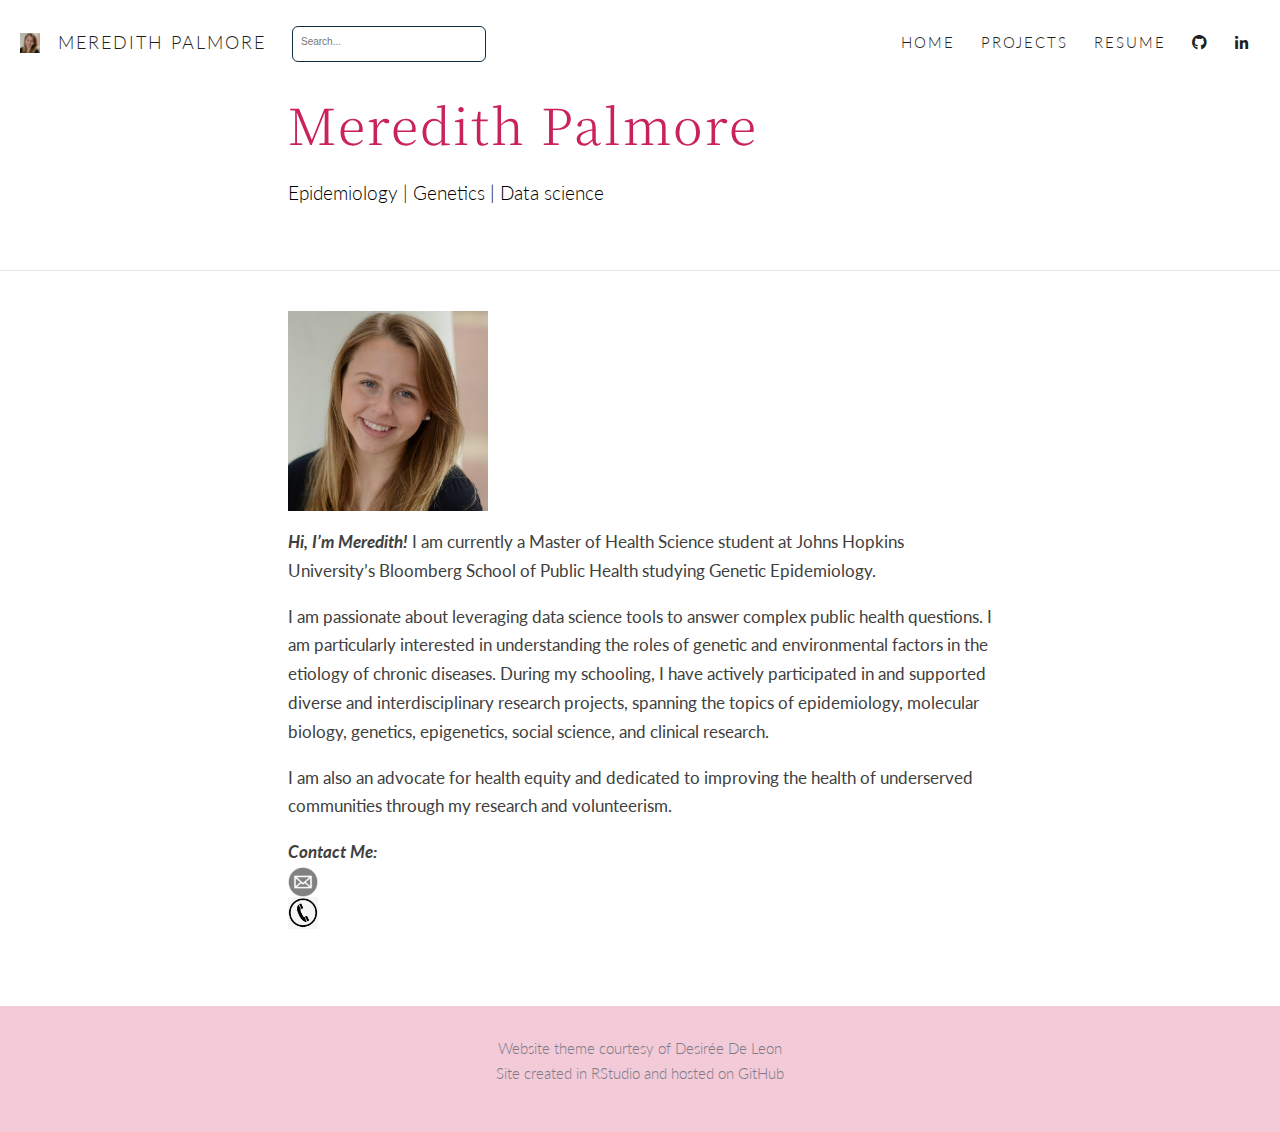
<file: docs/index.html>
<!DOCTYPE html>

<html xmlns="http://www.w3.org/1999/xhtml" lang="" xml:lang="">

<head>
  <meta charset="utf-8"/>
  <meta name="viewport" content="width=device-width, initial-scale=1"/>
  <meta name="google-site-verification" content="5hok8W_DGcWpMjEmzS8Ssa__Mv8DquZZycJFEdDTasM" />
  <meta http-equiv="X-UA-Compatible" content="IE=Edge,chrome=1"/>
  <meta name="generator" content="distill" />

  <style type="text/css">
  /* Hide doc at startup (prevent jankiness while JS renders/transforms) */
  body {
    visibility: hidden;
  }
  </style>

 <!--radix_placeholder_import_source-->
 <!--/radix_placeholder_import_source-->

<style type="text/css">code{white-space: pre;}</style>
<style type="text/css" data-origin="pandoc">
pre > code.sourceCode { white-space: pre; position: relative; }
pre > code.sourceCode > span { display: inline-block; line-height: 1.25; }
pre > code.sourceCode > span:empty { height: 1.2em; }
.sourceCode { overflow: visible; }
code.sourceCode > span { color: inherit; text-decoration: inherit; }
div.sourceCode { margin: 1em 0; }
pre.sourceCode { margin: 0; }
@media screen {
div.sourceCode { overflow: auto; }
}
@media print {
pre > code.sourceCode { white-space: pre-wrap; }
pre > code.sourceCode > span { text-indent: -5em; padding-left: 5em; }
}
pre.numberSource code
  { counter-reset: source-line 0; }
pre.numberSource code > span
  { position: relative; left: -4em; counter-increment: source-line; }
pre.numberSource code > span > a:first-child::before
  { content: counter(source-line);
    position: relative; left: -1em; text-align: right; vertical-align: baseline;
    border: none; display: inline-block;
    -webkit-touch-callout: none; -webkit-user-select: none;
    -khtml-user-select: none; -moz-user-select: none;
    -ms-user-select: none; user-select: none;
    padding: 0 4px; width: 4em;
    color: #aaaaaa;
  }
pre.numberSource { margin-left: 3em; border-left: 1px solid #aaaaaa;  padding-left: 4px; }
div.sourceCode
  {   }
@media screen {
pre > code.sourceCode > span > a:first-child::before { text-decoration: underline; }
}
code span.al { color: #ad0000; } /* Alert */
code span.an { color: #5e5e5e; } /* Annotation */
code span.at { } /* Attribute */
code span.bn { color: #ad0000; } /* BaseN */
code span.bu { } /* BuiltIn */
code span.cf { color: #007ba5; } /* ControlFlow */
code span.ch { color: #20794d; } /* Char */
code span.cn { color: #8f5902; } /* Constant */
code span.co { color: #5e5e5e; } /* Comment */
code span.cv { color: #5e5e5e; font-style: italic; } /* CommentVar */
code span.do { color: #5e5e5e; font-style: italic; } /* Documentation */
code span.dt { color: #ad0000; } /* DataType */
code span.dv { color: #ad0000; } /* DecVal */
code span.er { color: #ad0000; } /* Error */
code span.ex { } /* Extension */
code span.fl { color: #ad0000; } /* Float */
code span.fu { color: #4758ab; } /* Function */
code span.im { } /* Import */
code span.in { color: #5e5e5e; } /* Information */
code span.kw { color: #007ba5; } /* Keyword */
code span.op { color: #5e5e5e; } /* Operator */
code span.ot { color: #007ba5; } /* Other */
code span.pp { color: #ad0000; } /* Preprocessor */
code span.sc { color: #5e5e5e; } /* SpecialChar */
code span.ss { color: #20794d; } /* SpecialString */
code span.st { color: #20794d; } /* String */
code span.va { color: #111111; } /* Variable */
code span.vs { color: #20794d; } /* VerbatimString */
code span.wa { color: #5e5e5e; font-style: italic; } /* Warning */
</style>


  <!--radix_placeholder_meta_tags-->
  <title>Meredith Palmore</title>

  <meta property="description" itemprop="description" content="Epidemiology | Genetics | Data science"/>



  <!--  https://developers.facebook.com/docs/sharing/webmasters#markup -->
  <meta property="og:title" content="Meredith Palmore"/>
  <meta property="og:type" content="article"/>
  <meta property="og:description" content="Epidemiology | Genetics | Data science"/>
  <meta property="og:locale" content="en_US"/>
  <meta property="og:site_name" content="Meredith Palmore"/>

  <!--  https://dev.twitter.com/cards/types/summary -->
  <meta property="twitter:card" content="summary"/>
  <meta property="twitter:title" content="Meredith Palmore"/>
  <meta property="twitter:description" content="Epidemiology | Genetics | Data science"/>

  <!--/radix_placeholder_meta_tags-->
  <!--radix_placeholder_rmarkdown_metadata-->

  <script type="text/json" id="radix-rmarkdown-metadata">
  {"type":"list","attributes":{"names":{"type":"character","attributes":{},"value":["title","description","site"]}},"value":[{"type":"character","attributes":{},"value":["Meredith Palmore"]},{"type":"character","attributes":{},"value":["Epidemiology | Genetics | Data science\n"]},{"type":"character","attributes":{},"value":["distill::distill_website"]}]}
  </script>
  <!--/radix_placeholder_rmarkdown_metadata-->
  <!--radix_placeholder_navigation_in_header-->
  <meta name="distill:offset" content=""/>

  <script type="application/javascript">

    window.headroom_prevent_pin = false;

    window.document.addEventListener("DOMContentLoaded", function (event) {

      // initialize headroom for banner
      var header = $('header').get(0);
      var headerHeight = header.offsetHeight;
      var headroom = new Headroom(header, {
        tolerance: 5,
        onPin : function() {
          if (window.headroom_prevent_pin) {
            window.headroom_prevent_pin = false;
            headroom.unpin();
          }
        }
      });
      headroom.init();
      if(window.location.hash)
        headroom.unpin();
      $(header).addClass('headroom--transition');

      // offset scroll location for banner on hash change
      // (see: https://github.com/WickyNilliams/headroom.js/issues/38)
      window.addEventListener("hashchange", function(event) {
        window.scrollTo(0, window.pageYOffset - (headerHeight + 25));
      });

      // responsive menu
      $('.distill-site-header').each(function(i, val) {
        var topnav = $(this);
        var toggle = topnav.find('.nav-toggle');
        toggle.on('click', function() {
          topnav.toggleClass('responsive');
        });
      });

      // nav dropdowns
      $('.nav-dropbtn').click(function(e) {
        $(this).next('.nav-dropdown-content').toggleClass('nav-dropdown-active');
        $(this).parent().siblings('.nav-dropdown')
           .children('.nav-dropdown-content').removeClass('nav-dropdown-active');
      });
      $("body").click(function(e){
        $('.nav-dropdown-content').removeClass('nav-dropdown-active');
      });
      $(".nav-dropdown").click(function(e){
        e.stopPropagation();
      });
    });
  </script>

  <style type="text/css">

  /* Theme (user-documented overrideables for nav appearance) */

  .distill-site-nav {
    color: rgba(255, 255, 255, 0.8);
    background-color: #0F2E3D;
    font-size: 15px;
    font-weight: 300;
  }

  .distill-site-nav a {
    color: inherit;
    text-decoration: none;
  }

  .distill-site-nav a:hover {
    color: white;
  }

  @media print {
    .distill-site-nav {
      display: none;
    }
  }

  .distill-site-header {

  }

  .distill-site-footer {

  }


  /* Site Header */

  .distill-site-header {
    width: 100%;
    box-sizing: border-box;
    z-index: 3;
  }

  .distill-site-header .nav-left {
    display: inline-block;
    margin-left: 8px;
  }

  @media screen and (max-width: 768px) {
    .distill-site-header .nav-left {
      margin-left: 0;
    }
  }


  .distill-site-header .nav-right {
    float: right;
    margin-right: 8px;
  }

  .distill-site-header a,
  .distill-site-header .title {
    display: inline-block;
    text-align: center;
    padding: 14px 10px 14px 10px;
  }

  .distill-site-header .title {
    font-size: 18px;
    min-width: 150px;
  }

  .distill-site-header .logo {
    padding: 0;
  }

  .distill-site-header .logo img {
    display: none;
    max-height: 20px;
    width: auto;
    margin-bottom: -4px;
  }

  .distill-site-header .nav-image img {
    max-height: 18px;
    width: auto;
    display: inline-block;
    margin-bottom: -3px;
  }



  @media screen and (min-width: 1000px) {
    .distill-site-header .logo img {
      display: inline-block;
    }
    .distill-site-header .nav-left {
      margin-left: 20px;
    }
    .distill-site-header .nav-right {
      margin-right: 20px;
    }
    .distill-site-header .title {
      padding-left: 12px;
    }
  }


  .distill-site-header .nav-toggle {
    display: none;
  }

  .nav-dropdown {
    display: inline-block;
    position: relative;
  }

  .nav-dropdown .nav-dropbtn {
    border: none;
    outline: none;
    color: rgba(255, 255, 255, 0.8);
    padding: 16px 10px;
    background-color: transparent;
    font-family: inherit;
    font-size: inherit;
    font-weight: inherit;
    margin: 0;
    margin-top: 1px;
    z-index: 2;
  }

  .nav-dropdown-content {
    display: none;
    position: absolute;
    background-color: white;
    min-width: 200px;
    border: 1px solid rgba(0,0,0,0.15);
    border-radius: 4px;
    box-shadow: 0px 8px 16px 0px rgba(0,0,0,0.1);
    z-index: 1;
    margin-top: 2px;
    white-space: nowrap;
    padding-top: 4px;
    padding-bottom: 4px;
  }

  .nav-dropdown-content hr {
    margin-top: 4px;
    margin-bottom: 4px;
    border: none;
    border-bottom: 1px solid rgba(0, 0, 0, 0.1);
  }

  .nav-dropdown-active {
    display: block;
  }

  .nav-dropdown-content a, .nav-dropdown-content .nav-dropdown-header {
    color: black;
    padding: 6px 24px;
    text-decoration: none;
    display: block;
    text-align: left;
  }

  .nav-dropdown-content .nav-dropdown-header {
    display: block;
    padding: 5px 24px;
    padding-bottom: 0;
    text-transform: uppercase;
    font-size: 14px;
    color: #999999;
    white-space: nowrap;
  }

  .nav-dropdown:hover .nav-dropbtn {
    color: white;
  }

  .nav-dropdown-content a:hover {
    background-color: #ddd;
    color: black;
  }

  .nav-right .nav-dropdown-content {
    margin-left: -45%;
    right: 0;
  }

  @media screen and (max-width: 768px) {
    .distill-site-header a, .distill-site-header .nav-dropdown  {display: none;}
    .distill-site-header a.nav-toggle {
      float: right;
      display: block;
    }
    .distill-site-header .title {
      margin-left: 0;
    }
    .distill-site-header .nav-right {
      margin-right: 0;
    }
    .distill-site-header {
      overflow: hidden;
    }
    .nav-right .nav-dropdown-content {
      margin-left: 0;
    }
  }


  @media screen and (max-width: 768px) {
    .distill-site-header.responsive {position: relative; min-height: 500px; }
    .distill-site-header.responsive a.nav-toggle {
      position: absolute;
      right: 0;
      top: 0;
    }
    .distill-site-header.responsive a,
    .distill-site-header.responsive .nav-dropdown {
      display: block;
      text-align: left;
    }
    .distill-site-header.responsive .nav-left,
    .distill-site-header.responsive .nav-right {
      width: 100%;
    }
    .distill-site-header.responsive .nav-dropdown {float: none;}
    .distill-site-header.responsive .nav-dropdown-content {position: relative;}
    .distill-site-header.responsive .nav-dropdown .nav-dropbtn {
      display: block;
      width: 100%;
      text-align: left;
    }
  }

  /* Site Footer */

  .distill-site-footer {
    width: 100%;
    overflow: hidden;
    box-sizing: border-box;
    z-index: 3;
    margin-top: 30px;
    padding-top: 30px;
    padding-bottom: 30px;
    text-align: center;
  }

  /* Headroom */

  d-title {
    padding-top: 6rem;
  }

  @media print {
    d-title {
      padding-top: 4rem;
    }
  }

  .headroom {
    z-index: 1000;
    position: fixed;
    top: 0;
    left: 0;
    right: 0;
  }

  .headroom--transition {
    transition: all .4s ease-in-out;
  }

  .headroom--unpinned {
    top: -100px;
  }

  .headroom--pinned {
    top: 0;
  }

  /* adjust viewport for navbar height */
  /* helps vertically center bootstrap (non-distill) content */
  .min-vh-100 {
    min-height: calc(100vh - 100px) !important;
  }

  </style>

  <script src="site_libs/jquery-3.6.0/jquery-3.6.0.min.js"></script>
  <link href="site_libs/font-awesome-5.1.0/css/all.css" rel="stylesheet"/>
  <link href="site_libs/font-awesome-5.1.0/css/v4-shims.css" rel="stylesheet"/>
  <script src="site_libs/headroom-0.9.4/headroom.min.js"></script>
  <script src="site_libs/autocomplete-0.37.1/autocomplete.min.js"></script>
  <script src="site_libs/fuse-6.4.1/fuse.min.js"></script>

  <script type="application/javascript">

  function getMeta(metaName) {
    var metas = document.getElementsByTagName('meta');
    for (let i = 0; i < metas.length; i++) {
      if (metas[i].getAttribute('name') === metaName) {
        return metas[i].getAttribute('content');
      }
    }
    return '';
  }

  function offsetURL(url) {
    var offset = getMeta('distill:offset');
    return offset ? offset + '/' + url : url;
  }

  function createFuseIndex() {

    // create fuse index
    var options = {
      keys: [
        { name: 'title', weight: 20 },
        { name: 'categories', weight: 15 },
        { name: 'description', weight: 10 },
        { name: 'contents', weight: 5 },
      ],
      ignoreLocation: true,
      threshold: 0
    };
    var fuse = new window.Fuse([], options);

    // fetch the main search.json
    return fetch(offsetURL('search.json'))
      .then(function(response) {
        if (response.status == 200) {
          return response.json().then(function(json) {
            // index main articles
            json.articles.forEach(function(article) {
              fuse.add(article);
            });
            // download collections and index their articles
            return Promise.all(json.collections.map(function(collection) {
              return fetch(offsetURL(collection)).then(function(response) {
                if (response.status === 200) {
                  return response.json().then(function(articles) {
                    articles.forEach(function(article) {
                      fuse.add(article);
                    });
                  })
                } else {
                  return Promise.reject(
                    new Error('Unexpected status from search index request: ' +
                              response.status)
                  );
                }
              });
            })).then(function() {
              return fuse;
            });
          });

        } else {
          return Promise.reject(
            new Error('Unexpected status from search index request: ' +
                        response.status)
          );
        }
      });
  }

  window.document.addEventListener("DOMContentLoaded", function (event) {

    // get search element (bail if we don't have one)
    var searchEl = window.document.getElementById('distill-search');
    if (!searchEl)
      return;

    createFuseIndex()
      .then(function(fuse) {

        // make search box visible
        searchEl.classList.remove('hidden');

        // initialize autocomplete
        var options = {
          autoselect: true,
          hint: false,
          minLength: 2,
        };
        window.autocomplete(searchEl, options, [{
          source: function(query, callback) {
            const searchOptions = {
              isCaseSensitive: false,
              shouldSort: true,
              minMatchCharLength: 2,
              limit: 10,
            };
            var results = fuse.search(query, searchOptions);
            callback(results
              .map(function(result) { return result.item; })
            );
          },
          templates: {
            suggestion: function(suggestion) {
              var img = suggestion.preview && Object.keys(suggestion.preview).length > 0
                ? `<img src="${offsetURL(suggestion.preview)}"</img>`
                : '';
              var html = `
                <div class="search-item">
                  <h3>${suggestion.title}</h3>
                  <div class="search-item-description">
                    ${suggestion.description || ''}
                  </div>
                  <div class="search-item-preview">
                    ${img}
                  </div>
                </div>
              `;
              return html;
            }
          }
        }]).on('autocomplete:selected', function(event, suggestion) {
          window.location.href = offsetURL(suggestion.path);
        });
        // remove inline display style on autocompleter (we want to
        // manage responsive display via css)
        $('.algolia-autocomplete').css("display", "");
      })
      .catch(function(error) {
        console.log(error);
      });

  });

  </script>

  <style type="text/css">

  .nav-search {
    font-size: x-small;
  }

  /* Algolioa Autocomplete */

  .algolia-autocomplete {
    display: inline-block;
    margin-left: 10px;
    vertical-align: sub;
    background-color: white;
    color: black;
    padding: 6px;
    padding-top: 8px;
    padding-bottom: 0;
    border-radius: 6px;
    border: 1px #0F2E3D solid;
    width: 180px;
  }


  @media screen and (max-width: 768px) {
    .distill-site-nav .algolia-autocomplete {
      display: none;
      visibility: hidden;
    }
    .distill-site-nav.responsive .algolia-autocomplete {
      display: inline-block;
      visibility: visible;
    }
    .distill-site-nav.responsive .algolia-autocomplete .aa-dropdown-menu {
      margin-left: 0;
      width: 400px;
      max-height: 400px;
    }
  }

  .algolia-autocomplete .aa-input, .algolia-autocomplete .aa-hint {
    width: 90%;
    outline: none;
    border: none;
  }

  .algolia-autocomplete .aa-hint {
    color: #999;
  }
  .algolia-autocomplete .aa-dropdown-menu {
    width: 550px;
    max-height: 70vh;
    overflow-x: visible;
    overflow-y: scroll;
    padding: 5px;
    margin-top: 3px;
    margin-left: -150px;
    background-color: #fff;
    border-radius: 5px;
    border: 1px solid #999;
    border-top: none;
  }

  .algolia-autocomplete .aa-dropdown-menu .aa-suggestion {
    cursor: pointer;
    padding: 5px 4px;
    border-bottom: 1px solid #eee;
  }

  .algolia-autocomplete .aa-dropdown-menu .aa-suggestion:last-of-type {
    border-bottom: none;
    margin-bottom: 2px;
  }

  .algolia-autocomplete .aa-dropdown-menu .aa-suggestion .search-item {
    overflow: hidden;
    font-size: 0.8em;
    line-height: 1.4em;
  }

  .algolia-autocomplete .aa-dropdown-menu .aa-suggestion .search-item h3 {
    font-size: 1rem;
    margin-block-start: 0;
    margin-block-end: 5px;
  }

  .algolia-autocomplete .aa-dropdown-menu .aa-suggestion .search-item-description {
    display: inline-block;
    overflow: hidden;
    height: 2.8em;
    width: 80%;
    margin-right: 4%;
  }

  .algolia-autocomplete .aa-dropdown-menu .aa-suggestion .search-item-preview {
    display: inline-block;
    width: 15%;
  }

  .algolia-autocomplete .aa-dropdown-menu .aa-suggestion .search-item-preview img {
    height: 3em;
    width: auto;
    display: none;
  }

  .algolia-autocomplete .aa-dropdown-menu .aa-suggestion .search-item-preview img[src] {
    display: initial;
  }

  .algolia-autocomplete .aa-dropdown-menu .aa-suggestion.aa-cursor {
    background-color: #eee;
  }
  .algolia-autocomplete .aa-dropdown-menu .aa-suggestion em {
    font-weight: bold;
    font-style: normal;
  }

  </style>


  <!--/radix_placeholder_navigation_in_header-->
  <!--radix_placeholder_distill-->

  <style type="text/css">

  body {
    background-color: white;
  }

  .pandoc-table {
    width: 100%;
  }

  .pandoc-table>caption {
    margin-bottom: 10px;
  }

  .pandoc-table th:not([align]) {
    text-align: left;
  }

  .pagedtable-footer {
    font-size: 15px;
  }

  d-byline .byline {
    grid-template-columns: 2fr 2fr;
  }

  d-byline .byline h3 {
    margin-block-start: 1.5em;
  }

  d-byline .byline .authors-affiliations h3 {
    margin-block-start: 0.5em;
  }

  .authors-affiliations .orcid-id {
    width: 16px;
    height:16px;
    margin-left: 4px;
    margin-right: 4px;
    vertical-align: middle;
    padding-bottom: 2px;
  }

  d-title .dt-tags {
    margin-top: 1em;
    grid-column: text;
  }

  .dt-tags .dt-tag {
    text-decoration: none;
    display: inline-block;
    color: rgba(0,0,0,0.6);
    padding: 0em 0.4em;
    margin-right: 0.5em;
    margin-bottom: 0.4em;
    font-size: 70%;
    border: 1px solid rgba(0,0,0,0.2);
    border-radius: 3px;
    text-transform: uppercase;
    font-weight: 500;
  }

  d-article table.gt_table td,
  d-article table.gt_table th {
    border-bottom: none;
  }

  .html-widget {
    margin-bottom: 2.0em;
  }

  .l-screen-inset {
    padding-right: 16px;
  }

  .l-screen .caption {
    margin-left: 10px;
  }

  .shaded {
    background: rgb(247, 247, 247);
    padding-top: 20px;
    padding-bottom: 20px;
    border-top: 1px solid rgba(0, 0, 0, 0.1);
    border-bottom: 1px solid rgba(0, 0, 0, 0.1);
  }

  .shaded .html-widget {
    margin-bottom: 0;
    border: 1px solid rgba(0, 0, 0, 0.1);
  }

  .shaded .shaded-content {
    background: white;
  }

  .text-output {
    margin-top: 0;
    line-height: 1.5em;
  }

  .hidden {
    display: none !important;
  }

  d-article {
    padding-top: 2.5rem;
    padding-bottom: 30px;
  }

  d-appendix {
    padding-top: 30px;
  }

  d-article>p>img {
    width: 100%;
  }

  d-article h2 {
    margin: 1rem 0 1.5rem 0;
  }

  d-article h3 {
    margin-top: 1.5rem;
  }

  d-article iframe {
    border: 1px solid rgba(0, 0, 0, 0.1);
    margin-bottom: 2.0em;
    width: 100%;
  }

  /* Tweak code blocks */

  d-article div.sourceCode code,
  d-article pre code {
    font-family: Consolas, Monaco, 'Andale Mono', 'Ubuntu Mono', monospace;
  }

  d-article pre,
  d-article div.sourceCode,
  d-article div.sourceCode pre {
    overflow: auto;
  }

  d-article div.sourceCode {
    background-color: white;
  }

  d-article div.sourceCode pre {
    padding-left: 10px;
    font-size: 12px;
    border-left: 2px solid rgba(0,0,0,0.1);
  }

  d-article pre {
    font-size: 12px;
    color: black;
    background: none;
    margin-top: 0;
    text-align: left;
    white-space: pre;
    word-spacing: normal;
    word-break: normal;
    word-wrap: normal;
    line-height: 1.5;

    -moz-tab-size: 4;
    -o-tab-size: 4;
    tab-size: 4;

    -webkit-hyphens: none;
    -moz-hyphens: none;
    -ms-hyphens: none;
    hyphens: none;
  }

  d-article pre a {
    border-bottom: none;
  }

  d-article pre a:hover {
    border-bottom: none;
    text-decoration: underline;
  }

  d-article details {
    grid-column: text;
    margin-bottom: 0.8em;
  }

  @media(min-width: 768px) {

  d-article pre,
  d-article div.sourceCode,
  d-article div.sourceCode pre {
    overflow: visible !important;
  }

  d-article div.sourceCode pre {
    padding-left: 18px;
    font-size: 14px;
  }

  d-article pre {
    font-size: 14px;
  }

  }

  figure img.external {
    background: white;
    border: 1px solid rgba(0, 0, 0, 0.1);
    box-shadow: 0 1px 8px rgba(0, 0, 0, 0.1);
    padding: 18px;
    box-sizing: border-box;
  }

  /* CSS for d-contents */

  .d-contents {
    grid-column: text;
    color: rgba(0,0,0,0.8);
    font-size: 0.9em;
    padding-bottom: 1em;
    margin-bottom: 1em;
    padding-bottom: 0.5em;
    margin-bottom: 1em;
    padding-left: 0.25em;
    justify-self: start;
  }

  @media(min-width: 1000px) {
    .d-contents.d-contents-float {
      height: 0;
      grid-column-start: 1;
      grid-column-end: 4;
      justify-self: center;
      padding-right: 3em;
      padding-left: 2em;
    }
  }

  .d-contents nav h3 {
    font-size: 18px;
    margin-top: 0;
    margin-bottom: 1em;
  }

  .d-contents li {
    list-style-type: none
  }

  .d-contents nav > ul {
    padding-left: 0;
  }

  .d-contents ul {
    padding-left: 1em
  }

  .d-contents nav ul li {
    margin-top: 0.6em;
    margin-bottom: 0.2em;
  }

  .d-contents nav a {
    font-size: 13px;
    border-bottom: none;
    text-decoration: none
    color: rgba(0, 0, 0, 0.8);
  }

  .d-contents nav a:hover {
    text-decoration: underline solid rgba(0, 0, 0, 0.6)
  }

  .d-contents nav > ul > li > a {
    font-weight: 600;
  }

  .d-contents nav > ul > li > ul {
    font-weight: inherit;
  }

  .d-contents nav > ul > li > ul > li {
    margin-top: 0.2em;
  }


  .d-contents nav ul {
    margin-top: 0;
    margin-bottom: 0.25em;
  }

  .d-article-with-toc h2:nth-child(2) {
    margin-top: 0;
  }


  /* Figure */

  .figure {
    position: relative;
    margin-bottom: 2.5em;
    margin-top: 1.5em;
  }

  .figure img {
    width: 100%;
  }

  .figure .caption {
    color: rgba(0, 0, 0, 0.6);
    font-size: 12px;
    line-height: 1.5em;
  }

  .figure img.external {
    background: white;
    border: 1px solid rgba(0, 0, 0, 0.1);
    box-shadow: 0 1px 8px rgba(0, 0, 0, 0.1);
    padding: 18px;
    box-sizing: border-box;
  }

  .figure .caption a {
    color: rgba(0, 0, 0, 0.6);
  }

  .figure .caption b,
  .figure .caption strong, {
    font-weight: 600;
    color: rgba(0, 0, 0, 1.0);
  }

  /* Citations */

  d-article .citation {
    color: inherit;
    cursor: inherit;
  }

  div.hanging-indent{
    margin-left: 1em; text-indent: -1em;
  }

  /* Citation hover box */

  .tippy-box[data-theme~=light-border] {
    background-color: rgba(250, 250, 250, 0.95);
  }

  .tippy-content > p {
    margin-bottom: 0;
    padding: 2px;
  }


  /* Tweak 1000px media break to show more text */

  @media(min-width: 1000px) {
    .base-grid,
    distill-header,
    d-title,
    d-abstract,
    d-article,
    d-appendix,
    distill-appendix,
    d-byline,
    d-footnote-list,
    d-citation-list,
    distill-footer {
      grid-template-columns: [screen-start] 1fr [page-start kicker-start] 80px [middle-start] 50px [text-start kicker-end] 65px 65px 65px 65px 65px 65px 65px 65px [text-end gutter-start] 65px [middle-end] 65px [page-end gutter-end] 1fr [screen-end];
      grid-column-gap: 16px;
    }

    .grid {
      grid-column-gap: 16px;
    }

    d-article {
      font-size: 1.06rem;
      line-height: 1.7em;
    }
    figure .caption, .figure .caption, figure figcaption {
      font-size: 13px;
    }
  }

  @media(min-width: 1180px) {
    .base-grid,
    distill-header,
    d-title,
    d-abstract,
    d-article,
    d-appendix,
    distill-appendix,
    d-byline,
    d-footnote-list,
    d-citation-list,
    distill-footer {
      grid-template-columns: [screen-start] 1fr [page-start kicker-start] 60px [middle-start] 60px [text-start kicker-end] 60px 60px 60px 60px 60px 60px 60px 60px [text-end gutter-start] 60px [middle-end] 60px [page-end gutter-end] 1fr [screen-end];
      grid-column-gap: 32px;
    }

    .grid {
      grid-column-gap: 32px;
    }
  }


  /* Get the citation styles for the appendix (not auto-injected on render since
     we do our own rendering of the citation appendix) */

  d-appendix .citation-appendix,
  .d-appendix .citation-appendix {
    font-size: 11px;
    line-height: 15px;
    border-left: 1px solid rgba(0, 0, 0, 0.1);
    padding-left: 18px;
    border: 1px solid rgba(0,0,0,0.1);
    background: rgba(0, 0, 0, 0.02);
    padding: 10px 18px;
    border-radius: 3px;
    color: rgba(150, 150, 150, 1);
    overflow: hidden;
    margin-top: -12px;
    white-space: pre-wrap;
    word-wrap: break-word;
  }

  /* Include appendix styles here so they can be overridden */

  d-appendix {
    contain: layout style;
    font-size: 0.8em;
    line-height: 1.7em;
    margin-top: 60px;
    margin-bottom: 0;
    border-top: 1px solid rgba(0, 0, 0, 0.1);
    color: rgba(0,0,0,0.5);
    padding-top: 60px;
    padding-bottom: 48px;
  }

  d-appendix h3 {
    grid-column: page-start / text-start;
    font-size: 15px;
    font-weight: 500;
    margin-top: 1em;
    margin-bottom: 0;
    color: rgba(0,0,0,0.65);
  }

  d-appendix h3 + * {
    margin-top: 1em;
  }

  d-appendix ol {
    padding: 0 0 0 15px;
  }

  @media (min-width: 768px) {
    d-appendix ol {
      padding: 0 0 0 30px;
      margin-left: -30px;
    }
  }

  d-appendix li {
    margin-bottom: 1em;
  }

  d-appendix a {
    color: rgba(0, 0, 0, 0.6);
  }

  d-appendix > * {
    grid-column: text;
  }

  d-appendix > d-footnote-list,
  d-appendix > d-citation-list,
  d-appendix > distill-appendix {
    grid-column: screen;
  }

  /* Include footnote styles here so they can be overridden */

  d-footnote-list {
    contain: layout style;
  }

  d-footnote-list > * {
    grid-column: text;
  }

  d-footnote-list a.footnote-backlink {
    color: rgba(0,0,0,0.3);
    padding-left: 0.5em;
  }



  /* Anchor.js */

  .anchorjs-link {
    /*transition: all .25s linear; */
    text-decoration: none;
    border-bottom: none;
  }
  *:hover > .anchorjs-link {
    margin-left: -1.125em !important;
    text-decoration: none;
    border-bottom: none;
  }

  /* Social footer */

  .social_footer {
    margin-top: 30px;
    margin-bottom: 0;
    color: rgba(0,0,0,0.67);
  }

  .disqus-comments {
    margin-right: 30px;
  }

  .disqus-comment-count {
    border-bottom: 1px solid rgba(0, 0, 0, 0.4);
    cursor: pointer;
  }

  #disqus_thread {
    margin-top: 30px;
  }

  .article-sharing a {
    border-bottom: none;
    margin-right: 8px;
  }

  .article-sharing a:hover {
    border-bottom: none;
  }

  .sidebar-section.subscribe {
    font-size: 12px;
    line-height: 1.6em;
  }

  .subscribe p {
    margin-bottom: 0.5em;
  }


  .article-footer .subscribe {
    font-size: 15px;
    margin-top: 45px;
  }


  .sidebar-section.custom {
    font-size: 12px;
    line-height: 1.6em;
  }

  .custom p {
    margin-bottom: 0.5em;
  }

  /* Styles for listing layout (hide title) */
  .layout-listing d-title, .layout-listing .d-title {
    display: none;
  }

  /* Styles for posts lists (not auto-injected) */


  .posts-with-sidebar {
    padding-left: 45px;
    padding-right: 45px;
  }

  .posts-list .description h2,
  .posts-list .description p {
    font-family: -apple-system, BlinkMacSystemFont, "Segoe UI", Roboto, Oxygen, Ubuntu, Cantarell, "Fira Sans", "Droid Sans", "Helvetica Neue", Arial, sans-serif;
  }

  .posts-list .description h2 {
    font-weight: 700;
    border-bottom: none;
    padding-bottom: 0;
  }

  .posts-list h2.post-tag {
    border-bottom: 1px solid rgba(0, 0, 0, 0.2);
    padding-bottom: 12px;
  }
  .posts-list {
    margin-top: 60px;
    margin-bottom: 24px;
  }

  .posts-list .post-preview {
    text-decoration: none;
    overflow: hidden;
    display: block;
    border-bottom: 1px solid rgba(0, 0, 0, 0.1);
    padding: 24px 0;
  }

  .post-preview-last {
    border-bottom: none !important;
  }

  .posts-list .posts-list-caption {
    grid-column: screen;
    font-weight: 400;
  }

  .posts-list .post-preview h2 {
    margin: 0 0 6px 0;
    line-height: 1.2em;
    font-style: normal;
    font-size: 24px;
  }

  .posts-list .post-preview p {
    margin: 0 0 12px 0;
    line-height: 1.4em;
    font-size: 16px;
  }

  .posts-list .post-preview .thumbnail {
    box-sizing: border-box;
    margin-bottom: 24px;
    position: relative;
    max-width: 500px;
  }
  .posts-list .post-preview img {
    width: 100%;
    display: block;
  }

  .posts-list .metadata {
    font-size: 12px;
    line-height: 1.4em;
    margin-bottom: 18px;
  }

  .posts-list .metadata > * {
    display: inline-block;
  }

  .posts-list .metadata .publishedDate {
    margin-right: 2em;
  }

  .posts-list .metadata .dt-authors {
    display: block;
    margin-top: 0.3em;
    margin-right: 2em;
  }

  .posts-list .dt-tags {
    display: block;
    line-height: 1em;
  }

  .posts-list .dt-tags .dt-tag {
    display: inline-block;
    color: rgba(0,0,0,0.6);
    padding: 0.3em 0.4em;
    margin-right: 0.2em;
    margin-bottom: 0.4em;
    font-size: 60%;
    border: 1px solid rgba(0,0,0,0.2);
    border-radius: 3px;
    text-transform: uppercase;
    font-weight: 500;
  }

  .posts-list img {
    opacity: 1;
  }

  .posts-list img[data-src] {
    opacity: 0;
  }

  .posts-more {
    clear: both;
  }


  .posts-sidebar {
    font-size: 16px;
  }

  .posts-sidebar h3 {
    font-size: 16px;
    margin-top: 0;
    margin-bottom: 0.5em;
    font-weight: 400;
    text-transform: uppercase;
  }

  .sidebar-section {
    margin-bottom: 30px;
  }

  .categories ul {
    list-style-type: none;
    margin: 0;
    padding: 0;
  }

  .categories li {
    color: rgba(0, 0, 0, 0.8);
    margin-bottom: 0;
  }

  .categories li>a {
    border-bottom: none;
  }

  .categories li>a:hover {
    border-bottom: 1px solid rgba(0, 0, 0, 0.4);
  }

  .categories .active {
    font-weight: 600;
  }

  .categories .category-count {
    color: rgba(0, 0, 0, 0.4);
  }


  @media(min-width: 768px) {
    .posts-list .post-preview h2 {
      font-size: 26px;
    }
    .posts-list .post-preview .thumbnail {
      float: right;
      width: 30%;
      margin-bottom: 0;
    }
    .posts-list .post-preview .description {
      float: left;
      width: 45%;
    }
    .posts-list .post-preview .metadata {
      float: left;
      width: 20%;
      margin-top: 8px;
    }
    .posts-list .post-preview p {
      margin: 0 0 12px 0;
      line-height: 1.5em;
      font-size: 16px;
    }
    .posts-with-sidebar .posts-list {
      float: left;
      width: 75%;
    }
    .posts-with-sidebar .posts-sidebar {
      float: right;
      width: 20%;
      margin-top: 60px;
      padding-top: 24px;
      padding-bottom: 24px;
    }
  }


  /* Improve display for browsers without grid (IE/Edge <= 15) */

  .downlevel {
    line-height: 1.6em;
    font-family: -apple-system, BlinkMacSystemFont, "Segoe UI", Roboto, Oxygen, Ubuntu, Cantarell, "Fira Sans", "Droid Sans", "Helvetica Neue", Arial, sans-serif;
    margin: 0;
  }

  .downlevel .d-title {
    padding-top: 6rem;
    padding-bottom: 1.5rem;
  }

  .downlevel .d-title h1 {
    font-size: 50px;
    font-weight: 700;
    line-height: 1.1em;
    margin: 0 0 0.5rem;
  }

  .downlevel .d-title p {
    font-weight: 300;
    font-size: 1.2rem;
    line-height: 1.55em;
    margin-top: 0;
  }

  .downlevel .d-byline {
    padding-top: 0.8em;
    padding-bottom: 0.8em;
    font-size: 0.8rem;
    line-height: 1.8em;
  }

  .downlevel .section-separator {
    border: none;
    border-top: 1px solid rgba(0, 0, 0, 0.1);
  }

  .downlevel .d-article {
    font-size: 1.06rem;
    line-height: 1.7em;
    padding-top: 1rem;
    padding-bottom: 2rem;
  }


  .downlevel .d-appendix {
    padding-left: 0;
    padding-right: 0;
    max-width: none;
    font-size: 0.8em;
    line-height: 1.7em;
    margin-bottom: 0;
    color: rgba(0,0,0,0.5);
    padding-top: 40px;
    padding-bottom: 48px;
  }

  .downlevel .footnotes ol {
    padding-left: 13px;
  }

  .downlevel .base-grid,
  .downlevel .distill-header,
  .downlevel .d-title,
  .downlevel .d-abstract,
  .downlevel .d-article,
  .downlevel .d-appendix,
  .downlevel .distill-appendix,
  .downlevel .d-byline,
  .downlevel .d-footnote-list,
  .downlevel .d-citation-list,
  .downlevel .distill-footer,
  .downlevel .appendix-bottom,
  .downlevel .posts-container {
    padding-left: 40px;
    padding-right: 40px;
  }

  @media(min-width: 768px) {
    .downlevel .base-grid,
    .downlevel .distill-header,
    .downlevel .d-title,
    .downlevel .d-abstract,
    .downlevel .d-article,
    .downlevel .d-appendix,
    .downlevel .distill-appendix,
    .downlevel .d-byline,
    .downlevel .d-footnote-list,
    .downlevel .d-citation-list,
    .downlevel .distill-footer,
    .downlevel .appendix-bottom,
    .downlevel .posts-container {
    padding-left: 150px;
    padding-right: 150px;
    max-width: 900px;
  }
  }

  .downlevel pre code {
    display: block;
    border-left: 2px solid rgba(0, 0, 0, .1);
    padding: 0 0 0 20px;
    font-size: 14px;
  }

  .downlevel code, .downlevel pre {
    color: black;
    background: none;
    font-family: Consolas, Monaco, 'Andale Mono', 'Ubuntu Mono', monospace;
    text-align: left;
    white-space: pre;
    word-spacing: normal;
    word-break: normal;
    word-wrap: normal;
    line-height: 1.5;

    -moz-tab-size: 4;
    -o-tab-size: 4;
    tab-size: 4;

    -webkit-hyphens: none;
    -moz-hyphens: none;
    -ms-hyphens: none;
    hyphens: none;
  }

  .downlevel .posts-list .post-preview {
    color: inherit;
  }



  </style>

  <script type="application/javascript">

  function is_downlevel_browser() {
    if (bowser.isUnsupportedBrowser({ msie: "12", msedge: "16"},
                                   window.navigator.userAgent)) {
      return true;
    } else {
      return window.load_distill_framework === undefined;
    }
  }

  // show body when load is complete
  function on_load_complete() {

    // add anchors
    if (window.anchors) {
      window.anchors.options.placement = 'left';
      window.anchors.add('d-article > h2, d-article > h3, d-article > h4, d-article > h5');
    }


    // set body to visible
    document.body.style.visibility = 'visible';

    // force redraw for leaflet widgets
    if (window.HTMLWidgets) {
      var maps = window.HTMLWidgets.findAll(".leaflet");
      $.each(maps, function(i, el) {
        var map = this.getMap();
        map.invalidateSize();
        map.eachLayer(function(layer) {
          if (layer instanceof L.TileLayer)
            layer.redraw();
        });
      });
    }

    // trigger 'shown' so htmlwidgets resize
    $('d-article').trigger('shown');
  }

  function init_distill() {

    init_common();

    // create front matter
    var front_matter = $('<d-front-matter></d-front-matter>');
    $('#distill-front-matter').wrap(front_matter);

    // create d-title
    $('.d-title').changeElementType('d-title');

    // create d-byline
    var byline = $('<d-byline></d-byline>');
    $('.d-byline').replaceWith(byline);

    // create d-article
    var article = $('<d-article></d-article>');
    $('.d-article').wrap(article).children().unwrap();

    // move posts container into article
    $('.posts-container').appendTo($('d-article'));

    // create d-appendix
    $('.d-appendix').changeElementType('d-appendix');

    // flag indicating that we have appendix items
    var appendix = $('.appendix-bottom').children('h3').length > 0;

    // replace footnotes with <d-footnote>
    $('.footnote-ref').each(function(i, val) {
      appendix = true;
      var href = $(this).attr('href');
      var id = href.replace('#', '');
      var fn = $('#' + id);
      var fn_p = $('#' + id + '>p');
      fn_p.find('.footnote-back').remove();
      var text = fn_p.html();
      var dtfn = $('<d-footnote></d-footnote>');
      dtfn.html(text);
      $(this).replaceWith(dtfn);
    });
    // remove footnotes
    $('.footnotes').remove();

    // move refs into #references-listing
    $('#references-listing').replaceWith($('#refs'));

    $('h1.appendix, h2.appendix').each(function(i, val) {
      $(this).changeElementType('h3');
    });
    $('h3.appendix').each(function(i, val) {
      var id = $(this).attr('id');
      $('.d-contents a[href="#' + id + '"]').parent().remove();
      appendix = true;
      $(this).nextUntil($('h1, h2, h3')).addBack().appendTo($('d-appendix'));
    });

    // show d-appendix if we have appendix content
    $("d-appendix").css('display', appendix ? 'grid' : 'none');

    // localize layout chunks to just output
    $('.layout-chunk').each(function(i, val) {

      // capture layout
      var layout = $(this).attr('data-layout');

      // apply layout to markdown level block elements
      var elements = $(this).children().not('details, div.sourceCode, pre, script');
      elements.each(function(i, el) {
        var layout_div = $('<div class="' + layout + '"></div>');
        if (layout_div.hasClass('shaded')) {
          var shaded_content = $('<div class="shaded-content"></div>');
          $(this).wrap(shaded_content);
          $(this).parent().wrap(layout_div);
        } else {
          $(this).wrap(layout_div);
        }
      });


      // unwrap the layout-chunk div
      $(this).children().unwrap();
    });

    // remove code block used to force  highlighting css
    $('.distill-force-highlighting-css').parent().remove();

    // remove empty line numbers inserted by pandoc when using a
    // custom syntax highlighting theme
    $('code.sourceCode a:empty').remove();

    // load distill framework
    load_distill_framework();

    // wait for window.distillRunlevel == 4 to do post processing
    function distill_post_process() {

      if (!window.distillRunlevel || window.distillRunlevel < 4)
        return;

      // hide author/affiliations entirely if we have no authors
      var front_matter = JSON.parse($("#distill-front-matter").html());
      var have_authors = front_matter.authors && front_matter.authors.length > 0;
      if (!have_authors)
        $('d-byline').addClass('hidden');

      // article with toc class
      $('.d-contents').parent().addClass('d-article-with-toc');

      // strip links that point to #
      $('.authors-affiliations').find('a[href="#"]').removeAttr('href');

      // add orcid ids
      $('.authors-affiliations').find('.author').each(function(i, el) {
        var orcid_id = front_matter.authors[i].orcidID;
        if (orcid_id) {
          var a = $('<a></a>');
          a.attr('href', 'https://orcid.org/' + orcid_id);
          var img = $('<img></img>');
          img.addClass('orcid-id');
          img.attr('alt', 'ORCID ID');
          img.attr('src','[data-uri]');
          a.append(img);
          $(this).append(a);
        }
      });

      // hide elements of author/affiliations grid that have no value
      function hide_byline_column(caption) {
        $('d-byline').find('h3:contains("' + caption + '")').parent().css('visibility', 'hidden');
      }

      // affiliations
      var have_affiliations = false;
      for (var i = 0; i<front_matter.authors.length; ++i) {
        var author = front_matter.authors[i];
        if (author.affiliation !== "&nbsp;") {
          have_affiliations = true;
          break;
        }
      }
      if (!have_affiliations)
        $('d-byline').find('h3:contains("Affiliations")').css('visibility', 'hidden');

      // published date
      if (!front_matter.publishedDate)
        hide_byline_column("Published");

      // document object identifier
      var doi = $('d-byline').find('h3:contains("DOI")');
      var doi_p = doi.next().empty();
      if (!front_matter.doi) {
        // if we have a citation and valid citationText then link to that
        if ($('#citation').length > 0 && front_matter.citationText) {
          doi.html('Citation');
          $('<a href="#citation"></a>')
            .text(front_matter.citationText)
            .appendTo(doi_p);
        } else {
          hide_byline_column("DOI");
        }
      } else {
        $('<a></a>')
           .attr('href', "https://doi.org/" + front_matter.doi)
           .html(front_matter.doi)
           .appendTo(doi_p);
      }

       // change plural form of authors/affiliations
      if (front_matter.authors.length === 1) {
        var grid = $('.authors-affiliations');
        grid.children('h3:contains("Authors")').text('Author');
        grid.children('h3:contains("Affiliations")').text('Affiliation');
      }

      // remove d-appendix and d-footnote-list local styles
      $('d-appendix > style:first-child').remove();
      $('d-footnote-list > style:first-child').remove();

      // move appendix-bottom entries to the bottom
      $('.appendix-bottom').appendTo('d-appendix').children().unwrap();
      $('.appendix-bottom').remove();

      // hoverable references
      $('span.citation[data-cites]').each(function() {
        var refs = $(this).attr('data-cites').split(" ");
        var refHtml = refs.map(function(ref) {
          return "<p>" + $('#ref-' + ref).html() + "</p>";
        }).join("\n");
        window.tippy(this, {
          allowHTML: true,
          content: refHtml,
          maxWidth: 500,
          interactive: true,
          interactiveBorder: 10,
          theme: 'light-border',
          placement: 'bottom-start'
        });
      });

      // clear polling timer
      clearInterval(tid);

      // show body now that everything is ready
      on_load_complete();
    }

    var tid = setInterval(distill_post_process, 50);
    distill_post_process();

  }

  function init_downlevel() {

    init_common();

     // insert hr after d-title
    $('.d-title').after($('<hr class="section-separator"/>'));

    // check if we have authors
    var front_matter = JSON.parse($("#distill-front-matter").html());
    var have_authors = front_matter.authors && front_matter.authors.length > 0;

    // manage byline/border
    if (!have_authors)
      $('.d-byline').remove();
    $('.d-byline').after($('<hr class="section-separator"/>'));
    $('.d-byline a').remove();

    // remove toc
    $('.d-contents').remove();

    // move appendix elements
    $('h1.appendix, h2.appendix').each(function(i, val) {
      $(this).changeElementType('h3');
    });
    $('h3.appendix').each(function(i, val) {
      $(this).nextUntil($('h1, h2, h3')).addBack().appendTo($('.d-appendix'));
    });


    // inject headers into references and footnotes
    var refs_header = $('<h3></h3>');
    refs_header.text('References');
    $('#refs').prepend(refs_header);

    var footnotes_header = $('<h3></h3');
    footnotes_header.text('Footnotes');
    $('.footnotes').children('hr').first().replaceWith(footnotes_header);

    // move appendix-bottom entries to the bottom
    $('.appendix-bottom').appendTo('.d-appendix').children().unwrap();
    $('.appendix-bottom').remove();

    // remove appendix if it's empty
    if ($('.d-appendix').children().length === 0)
      $('.d-appendix').remove();

    // prepend separator above appendix
    $('.d-appendix').before($('<hr class="section-separator" style="clear: both"/>'));

    // trim code
    $('pre>code').each(function(i, val) {
      $(this).html($.trim($(this).html()));
    });

    // move posts-container right before article
    $('.posts-container').insertBefore($('.d-article'));

    $('body').addClass('downlevel');

    on_load_complete();
  }


  function init_common() {

    // jquery plugin to change element types
    (function($) {
      $.fn.changeElementType = function(newType) {
        var attrs = {};

        $.each(this[0].attributes, function(idx, attr) {
          attrs[attr.nodeName] = attr.nodeValue;
        });

        this.replaceWith(function() {
          return $("<" + newType + "/>", attrs).append($(this).contents());
        });
      };
    })(jQuery);

    // prevent underline for linked images
    $('a > img').parent().css({'border-bottom' : 'none'});

    // mark non-body figures created by knitr chunks as 100% width
    $('.layout-chunk').each(function(i, val) {
      var figures = $(this).find('img, .html-widget');
      if ($(this).attr('data-layout') !== "l-body") {
        figures.css('width', '100%');
      } else {
        figures.css('max-width', '100%');
        figures.filter("[width]").each(function(i, val) {
          var fig = $(this);
          fig.css('width', fig.attr('width') + 'px');
        });

      }
    });

    // auto-append index.html to post-preview links in file: protocol
    // and in rstudio ide preview
    $('.post-preview').each(function(i, val) {
      if (window.location.protocol === "file:")
        $(this).attr('href', $(this).attr('href') + "index.html");
    });

    // get rid of index.html references in header
    if (window.location.protocol !== "file:") {
      $('.distill-site-header a[href]').each(function(i,val) {
        $(this).attr('href', $(this).attr('href').replace("index.html", "./"));
      });
    }

    // add class to pandoc style tables
    $('tr.header').parent('thead').parent('table').addClass('pandoc-table');
    $('.kable-table').children('table').addClass('pandoc-table');

    // add figcaption style to table captions
    $('caption').parent('table').addClass("figcaption");

    // initialize posts list
    if (window.init_posts_list)
      window.init_posts_list();

    // implmement disqus comment link
    $('.disqus-comment-count').click(function() {
      window.headroom_prevent_pin = true;
      $('#disqus_thread').toggleClass('hidden');
      if (!$('#disqus_thread').hasClass('hidden')) {
        var offset = $(this).offset();
        $(window).resize();
        $('html, body').animate({
          scrollTop: offset.top - 35
        });
      }
    });
  }

  document.addEventListener('DOMContentLoaded', function() {
    if (is_downlevel_browser())
      init_downlevel();
    else
      window.addEventListener('WebComponentsReady', init_distill);
  });

  </script>

  <style type="text/css">
  /* base variables */

  /* Edit the CSS properties in this file to create a custom
     Distill theme. Only edit values in the right column
     for each row; values shown are the CSS defaults.
     To return any property to the default,
     you may set its value to: unset
     All rows must end with a semi-colon.                      */

  /* Optional: embed custom fonts here with `@import`          */
  /* This must remain at the top of this file.                 */



  html {
    /*-- Main font sizes --*/
    --title-size:      50px;
    --body-size:       1.06rem;
    --code-size:       14px;
    --aside-size:      12px;
    --fig-cap-size:    13px;
    /*-- Main font colors --*/
    --title-color:     #000000;
    --header-color:    rgba(0, 0, 0, 0.8);
    --body-color:      rgba(0, 0, 0, 0.8);
    --aside-color:     rgba(0, 0, 0, 0.6);
    --fig-cap-color:   rgba(0, 0, 0, 0.6);
    /*-- Specify custom fonts ~~~ must be imported above   --*/
    --heading-font:    sans-serif;
    --mono-font:       monospace;
    --body-font:       sans-serif;
    --navbar-font:     sans-serif;  /* websites + blogs only */
  }

  /*-- ARTICLE METADATA --*/
  d-byline {
    --heading-size:    0.6rem;
    --heading-color:   rgba(0, 0, 0, 0.5);
    --body-size:       0.8rem;
    --body-color:      rgba(0, 0, 0, 0.8);
  }

  /*-- ARTICLE TABLE OF CONTENTS --*/
  .d-contents {
    --heading-size:    18px;
    --contents-size:   13px;
  }

  /*-- ARTICLE APPENDIX --*/
  d-appendix {
    --heading-size:    15px;
    --heading-color:   rgba(0, 0, 0, 0.65);
    --text-size:       0.8em;
    --text-color:      rgba(0, 0, 0, 0.5);
  }

  /*-- WEBSITE HEADER + FOOTER --*/
  /* These properties only apply to Distill sites and blogs  */

  .distill-site-header {
    --title-size:       18px;
    --text-color:       rgba(255, 255, 255, 0.8);
    --text-size:        15px;
    --hover-color:      white;
    --bkgd-color:       #0F2E3D;
  }

  .distill-site-footer {
    --text-color:       rgba(255, 255, 255, 0.8);
    --text-size:        15px;
    --hover-color:      white;
    --bkgd-color:       #0F2E3D;
  }

  /*-- Additional custom styles --*/
  /* Add any additional CSS rules below                      */
  </style>
  <style type="text/css">
  /* base variables */

  /* Edit the CSS properties in this file to create a custom
     Distill theme. Only edit values in the right column
     for each row; values shown are the CSS defaults.
     To return any property to the default,
     you may set its value to: unset
     All rows must end with a semi-colon.                      */

  /* Optional: embed custom fonts here with `@import`          */
  /* This must remain at the top of this file.                 */
  @import url('https://fonts.googleapis.com/css?family=Noto+Serif+JP:300, 300i&display=swap');
  @import url('https://fonts.googleapis.com/css?family=Lato:400,400i,700&display=swap');
  @import url('https://fonts.googleapis.com/css?family=IBM+Plex+Mono&display=swap');



  html {
    /*-- Main font sizes --*/
    --title-size:      50px;
    --body-size:       1.06rem;
    --code-size:       14px;
    --aside-size:      12px;
    --fig-cap-size:    13px;
    /*-- Main font colors --*/
    --title-color:     #ca225e;
    --header-color:    #ca225e;                    /* edited */
    --body-color:      #404040;                    /* edited */
    --aside-color:     rgba(0, 0, 0, 0.6);
    --fig-cap-color:   rgba(0, 0, 0, 0.6);
    /*-- Specify custom fonts ~~~ must be imported above   --*/
    --heading-font:    "Noto Serif JP", sans-serif; /* edited */
    --mono-font:       "IBM Plex Mono", monospace;  /* edited */
    --body-font:       "Lato", sans-serif;          /* edited */
    --navbar-font:     "Lato", sans-serif;          /* edited */
  }

  /*-- ARTICLE METADATA --*/
  d-byline {
    --heading-size:    0.9rem;                      /* edited */
    --heading-color:   rgba(0, 0, 0, 0.5);
    --body-size:       0.95rem;                     /* edited */
    --body-color:      rgba(0, 0, 0, 0.8);
  }

  /*-- ARTICLE TABLE OF CONTENTS --*/
  .d-contents {
    --heading-size:    18px;
    --contents-size:   13px;
  }


  /*-- ARTICLE APPENDIX --*/
  d-appendix {
    --heading-size:    15px;
    --heading-color:   rgba(0, 0, 0, 0.65);
    --text-size:       0.9rem;                    /* edited */
    --text-color:      #1a162d;                   /* edited */
  }


  /*-- WEBSITE HEADER + FOOTER --*/
  /* These properties only apply to Distill sites and blogs  */

  .distill-site-header {
    --title-size:       18px;
    --text-color:       #1f1f1f;                   /* edited */
    --text-size:        15px;
    --hover-color:      #787878;                   /* edited */
    --bkgd-color:       #fff;                 /* edited */
  }

  .distill-site-footer {
    --text-color:       #7e7b88;                   /* edited */
    --text-size:        15px;
    --hover-color:      white;
    --bkgd-color:       #ca225e3d;                 /* edited */
  }

  /*-- Additional custom styles --*/
  /* Add any additional CSS rules below                      */

  img { 
    max-width:  200px; 
    display: block;
  }

  img[alt="GitHub"] { 
    max-width:  30px; 
    display: block;
  }
  img[alt="Email"] { 
    max-width:  30px; 
    display: block;
  }
  img[alt="Phone"] { 
    max-width:  30px; 
    display: block;
  }

  ul > li::marker {
    color: #ca225e;
  }

  .distill-site-header { 
    letter-spacing: 2px;
    text-transform: uppercase;
  }

  h1, h2, h3, h4, h5, h6 {
    letter-spacing: 2px;
    font-weight: 300;
  }


  .distill-site-header {
    padding-top: 1rem;
  }

  d-title h1,
  d-article h2,
  .posts-list .description h2,
  .posts-list > h1 {
      font-weight: 300;
  }

  d-appendix {
    background-color: #fdf7f9;
    border-top: none;
  }</style>
  <style type="text/css">
  /* base style */

  /* FONT FAMILIES */

  :root {
    --heading-default: -apple-system, BlinkMacSystemFont, "Segoe UI", Roboto, Oxygen, Ubuntu, Cantarell, "Fira Sans", "Droid Sans", "Helvetica Neue", Arial, sans-serif;
    --mono-default: Consolas, Monaco, 'Andale Mono', 'Ubuntu Mono', monospace;
    --body-default: -apple-system, BlinkMacSystemFont, "Segoe UI", Roboto, Oxygen, Ubuntu, Cantarell, "Fira Sans", "Droid Sans", "Helvetica Neue", Arial, sans-serif;
  }

  body,
  .posts-list .post-preview p,
  .posts-list .description p {
    font-family: var(--body-font), var(--body-default);
  }

  h1, h2, h3, h4, h5, h6,
  .posts-list .post-preview h2,
  .posts-list .description h2 {
    font-family: var(--heading-font), var(--heading-default);
  }

  d-article div.sourceCode code,
  d-article pre code {
    font-family: var(--mono-font), var(--mono-default);
  }


  /*-- TITLE --*/
  d-title h1,
  .posts-list > h1 {
    color: var(--title-color, black);
  }

  d-title h1 {
    font-size: var(--title-size, 50px);
  }

  /*-- HEADERS --*/
  d-article h1,
  d-article h2,
  d-article h3,
  d-article h4,
  d-article h5,
  d-article h6 {
    color: var(--header-color, rgba(0, 0, 0, 0.8));
  }

  /*-- BODY --*/
  d-article > p,  /* only text inside of <p> tags */
  d-article > ul, /* lists */
  d-article > ol {
    color: var(--body-color, rgba(0, 0, 0, 0.8));
    font-size: var(--body-size, 1.06rem);
  }


  /*-- CODE --*/
  d-article div.sourceCode code,
  d-article pre code {
    font-size: var(--code-size, 14px);
  }

  /*-- ASIDE --*/
  d-article aside {
    font-size: var(--aside-size, 12px);
    color: var(--aside-color, rgba(0, 0, 0, 0.6));
  }

  /*-- FIGURE CAPTIONS --*/
  figure .caption,
  figure figcaption,
  .figure .caption {
    font-size: var(--fig-cap-size, 13px);
    color: var(--fig-cap-color, rgba(0, 0, 0, 0.6));
  }

  /*-- METADATA --*/
  d-byline h3 {
    font-size: var(--heading-size, 0.6rem);
    color: var(--heading-color, rgba(0, 0, 0, 0.5));
  }

  d-byline {
    font-size: var(--body-size, 0.8rem);
    color: var(--body-color, rgba(0, 0, 0, 0.8));
  }

  d-byline a,
  d-article d-byline a {
    color: var(--body-color, rgba(0, 0, 0, 0.8));
  }

  /*-- TABLE OF CONTENTS --*/
  .d-contents nav h3 {
    font-size: var(--heading-size, 18px);
  }

  .d-contents nav a {
    font-size: var(--contents-size, 13px);
  }

  /*-- APPENDIX --*/
  d-appendix h3 {
    font-size: var(--heading-size, 15px);
    color: var(--heading-color, rgba(0, 0, 0, 0.65));
  }

  d-appendix {
    font-size: var(--text-size, 0.8em);
    color: var(--text-color, rgba(0, 0, 0, 0.5));
  }

  d-appendix d-footnote-list a.footnote-backlink {
    color: var(--text-color, rgba(0, 0, 0, 0.5));
  }

  /*-- WEBSITE HEADER + FOOTER --*/
  .distill-site-header .title {
    font-size: var(--title-size, 18px);
    font-family: var(--navbar-font), var(--heading-default);
  }

  .distill-site-header a,
  .nav-dropdown .nav-dropbtn {
    font-family: var(--navbar-font), var(--heading-default);
  }

  .nav-dropdown .nav-dropbtn {
    color: var(--text-color, rgba(255, 255, 255, 0.8));
    font-size: var(--text-size, 15px);
  }

  .distill-site-header a:hover,
  .nav-dropdown:hover .nav-dropbtn {
    color: var(--hover-color, white);
  }

  .distill-site-header {
    font-size: var(--text-size, 15px);
    color: var(--text-color, rgba(255, 255, 255, 0.8));
    background-color: var(--bkgd-color, #0F2E3D);
  }

  .distill-site-footer {
    font-size: var(--text-size, 15px);
    color: var(--text-color, rgba(255, 255, 255, 0.8));
    background-color: var(--bkgd-color, #0F2E3D);
  }

  .distill-site-footer a:hover {
    color: var(--hover-color, white);
  }</style>
  <!--/radix_placeholder_distill-->
  <script src="site_libs/header-attrs-2.11/header-attrs.js"></script>
  <script src="site_libs/popper-2.6.0/popper.min.js"></script>
  <link href="site_libs/tippy-6.2.7/tippy.css" rel="stylesheet" />
  <link href="site_libs/tippy-6.2.7/tippy-light-border.css" rel="stylesheet" />
  <script src="site_libs/tippy-6.2.7/tippy.umd.min.js"></script>
  <script src="site_libs/anchor-4.2.2/anchor.min.js"></script>
  <script src="site_libs/bowser-1.9.3/bowser.min.js"></script>
  <script src="site_libs/webcomponents-2.0.0/webcomponents.js"></script>
  <script src="site_libs/distill-2.2.21/template.v2.js"></script>
  <!--radix_placeholder_site_in_header-->
  <!--/radix_placeholder_site_in_header-->


</head>

<body>

<!--radix_placeholder_front_matter-->

<script id="distill-front-matter" type="text/json">
{"title":"Meredith Palmore","description":"Epidemiology | Genetics | Data science","authors":[]}
</script>

<!--/radix_placeholder_front_matter-->
<!--radix_placeholder_navigation_before_body-->
<header class="header header--fixed" role="banner">
<nav class="distill-site-nav distill-site-header">
<div class="nav-left">
<span class="logo">
<img src="images/Profile_photo.jpg"/>
</span>
<a href="index.html" class="title">Meredith Palmore</a>
<input id="distill-search" class="nav-search hidden" type="text" placeholder="Search..."/>
</div>
<div class="nav-right">
<a href="index.html">Home</a>
<a href="projects.html">Projects</a>
<a href="cv.html">Resume</a>
<a href="https://github.com/mpalmore">
<i class="fa fa-github" aria-hidden="true"></i>
</a>
<a href="https://www.linkedin.com/in/meredith-p-b76a19109/">
<i class="fa fa-linkedin" aria-hidden="true"></i>
</a>
<a href="javascript:void(0);" class="nav-toggle">&#9776;</a>
</div>
</nav>
</header>
<!--/radix_placeholder_navigation_before_body-->
<!--radix_placeholder_site_before_body-->
<!--/radix_placeholder_site_before_body-->

<div class="d-title">
<h1>Meredith Palmore</h1>
<!--radix_placeholder_categories-->
<!--/radix_placeholder_categories-->
<p><p>Epidemiology | Genetics | Data science</p></p>
</div>


<div class="d-article">
<p><img src="images/Profile_photo.jpg" /></p>
<p><strong><em>Hi, I’m Meredith!</em></strong> I am currently a Master of Health Science student at Johns Hopkins University’s Bloomberg School of Public Health studying Genetic Epidemiology.</p>
<p>I am passionate about leveraging data science tools to answer complex public health questions. I am particularly interested in understanding the roles of genetic and environmental factors in the etiology of chronic diseases. During my schooling, I have actively participated in and supported diverse and interdisciplinary research projects, spanning the topics of epidemiology, molecular biology, genetics, epigenetics, social science, and clinical research.</p>
<p>I am also an advocate for health equity and dedicated to improving the health of underserved communities through my research and volunteerism.</p>
<p><strong><em>Contact Me:</em></strong> <a href="mailto:mpalmor1@jhmi.com"><img src="images/Mail-Icon-White-on-Grey.png" alt="Email" /></a> <a href="tel:540-272-1481"><img src="images/phone_icon.png" alt="Phone" /></a></p>
<div class="sourceCode" id="cb1"><pre class="sourceCode r distill-force-highlighting-css"><code class="sourceCode r"></code></pre></div>
<!--radix_placeholder_article_footer-->
<!--/radix_placeholder_article_footer-->
</div>

<div class="d-appendix">
</div>


<!--radix_placeholder_site_after_body-->
<!--/radix_placeholder_site_after_body-->
<!--radix_placeholder_appendices-->
<div class="appendix-bottom"></div>
<!--/radix_placeholder_appendices-->
<!--radix_placeholder_navigation_after_body-->
<div class="distill-site-nav distill-site-footer">
<p>Website theme courtesy of <a href="https://tidymodels.org">Desirée De Leon</a><br />
Site created in <a href="https://www.rstudio.com">RStudio</a> and hosted on <a href="https://www.github.com/">GitHub</a></p>
<div class="sourceCode" id="cb1"><pre class="sourceCode r distill-force-highlighting-css"><code class="sourceCode r"></code></pre></div>
</div>
<!--/radix_placeholder_navigation_after_body-->


</body>

</html>
</file>
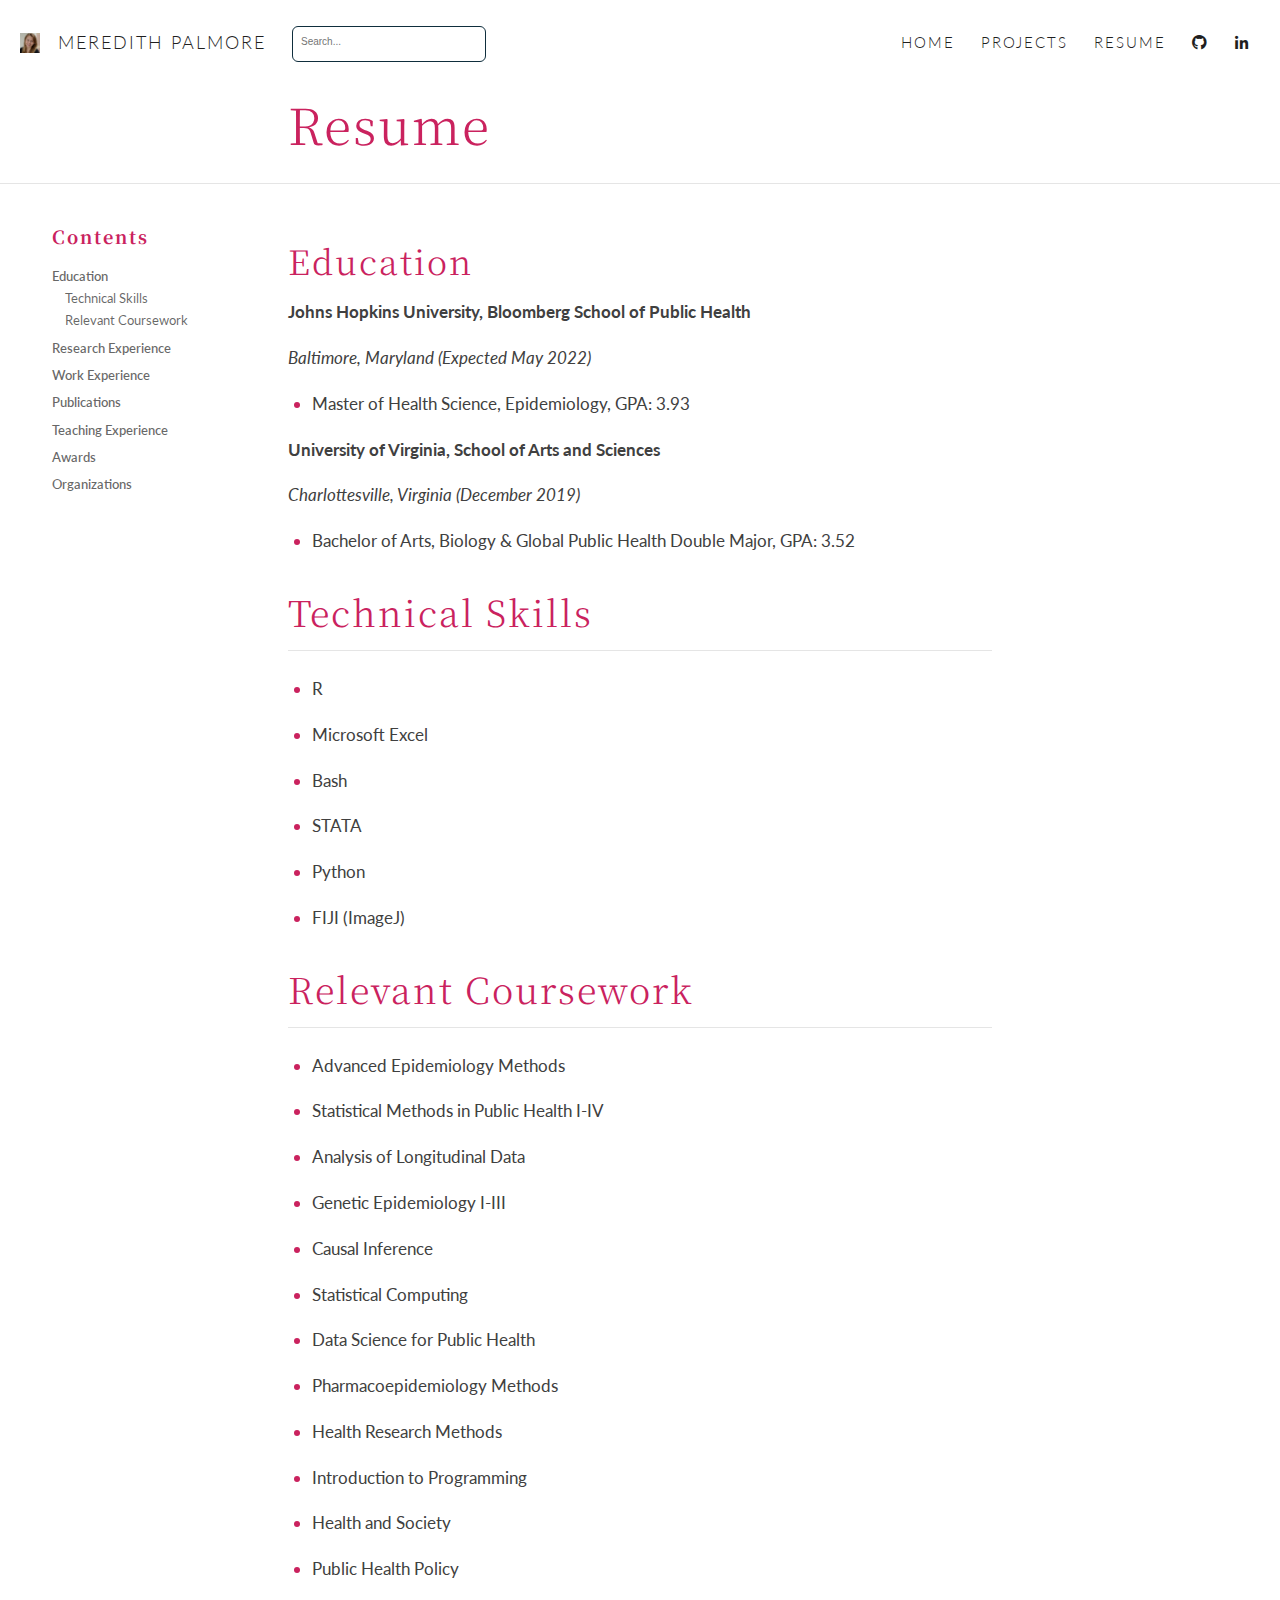
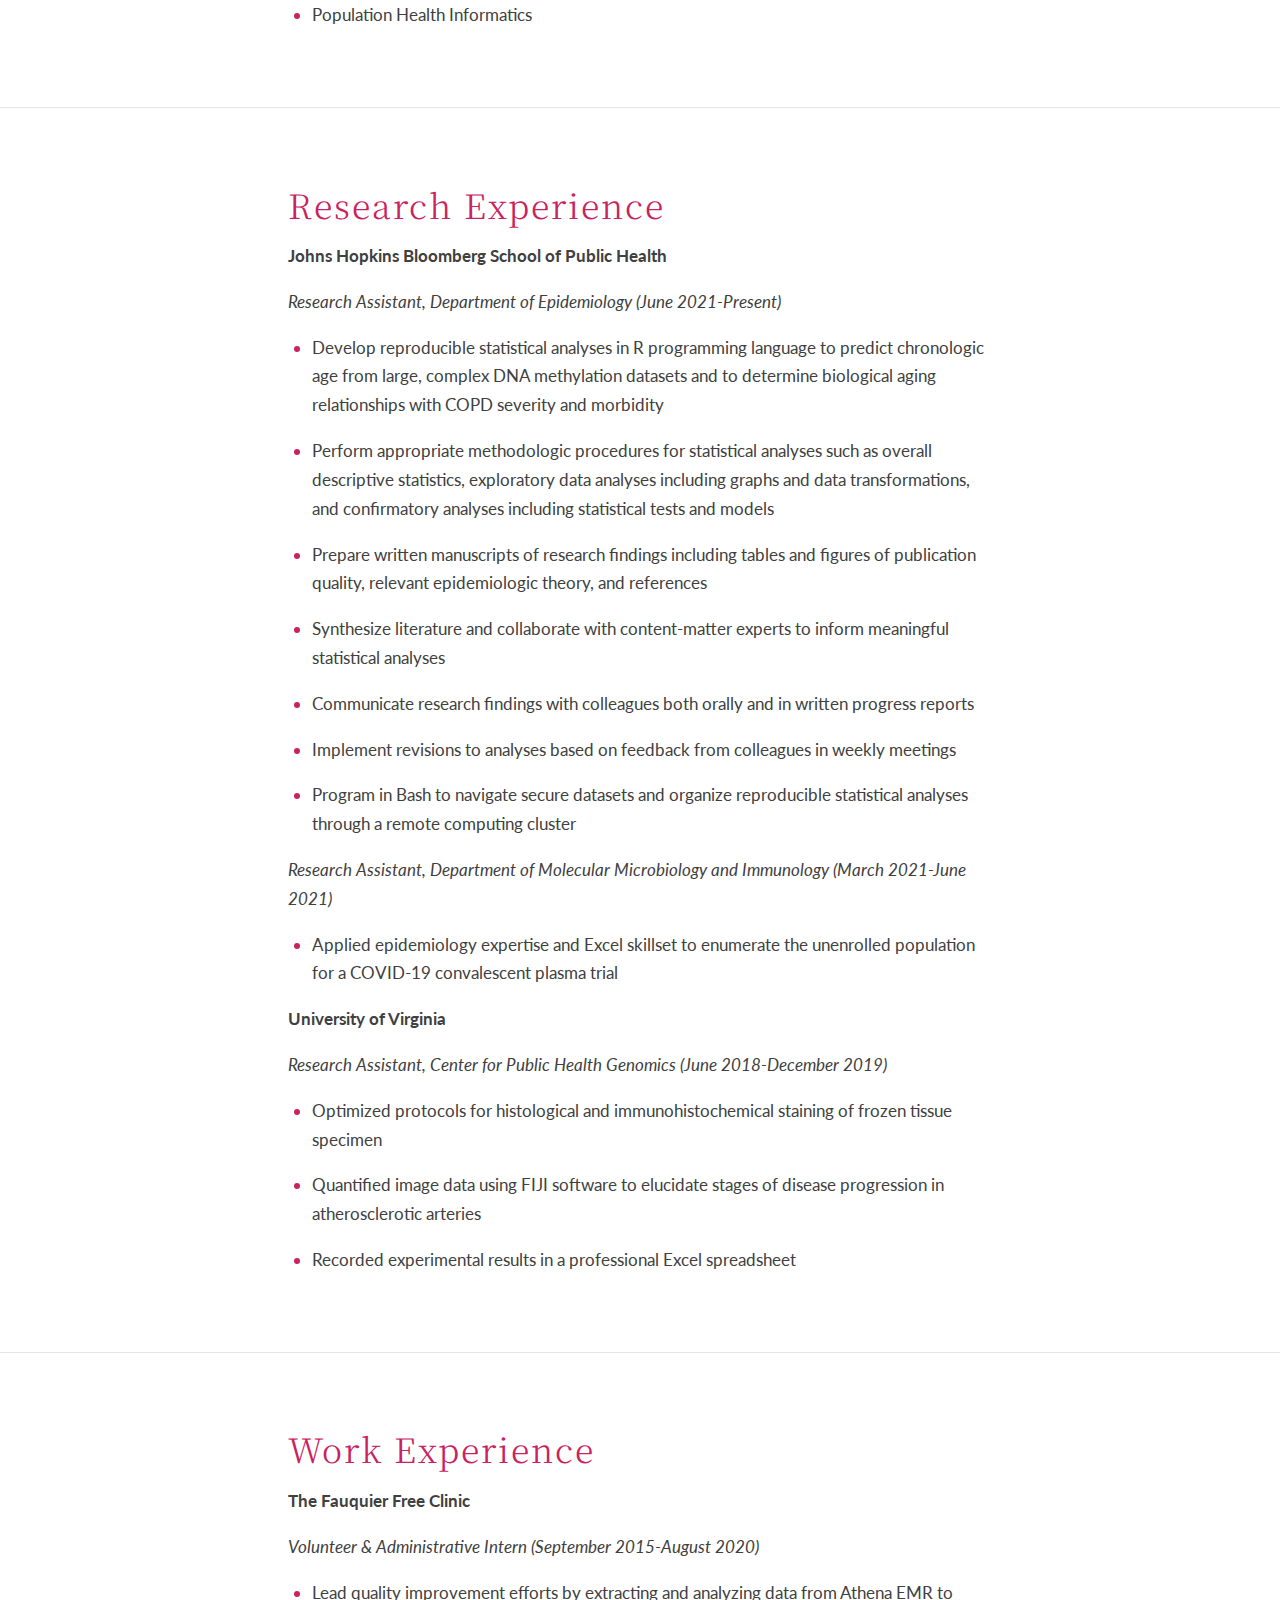
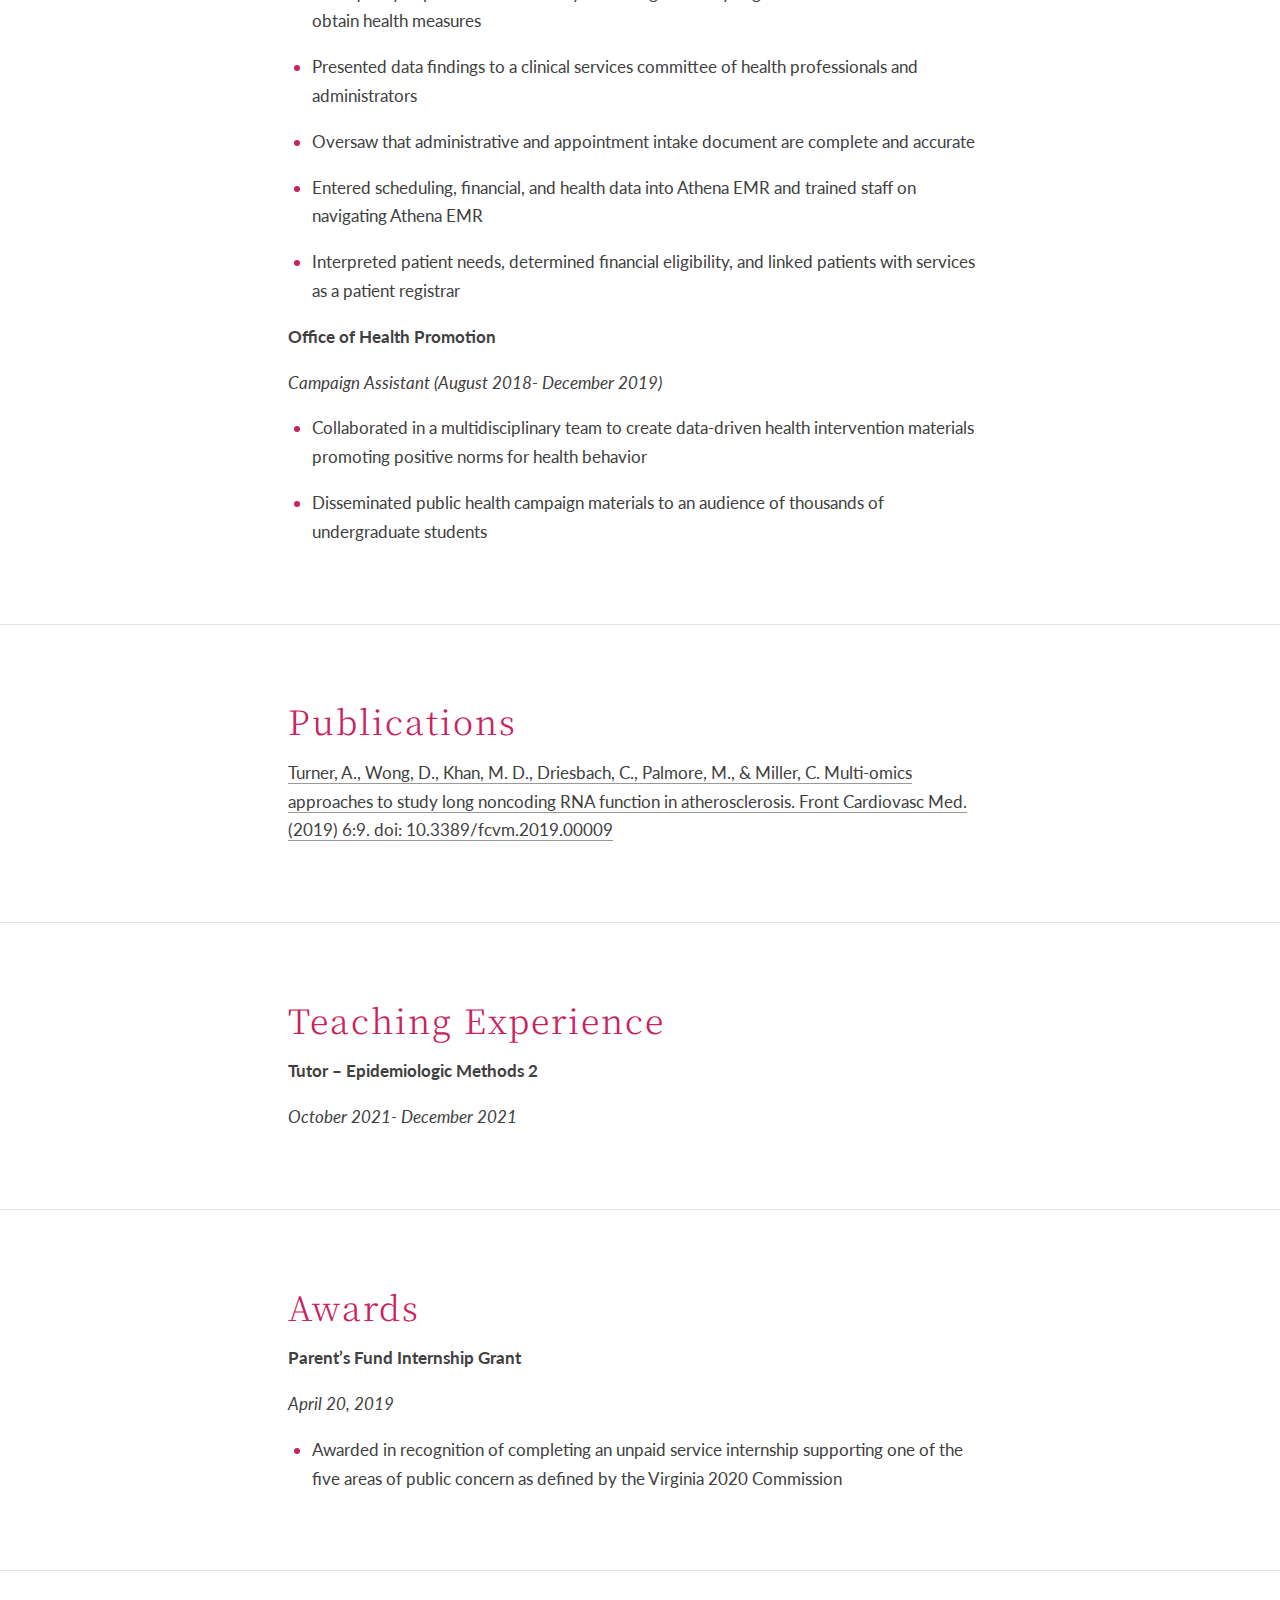
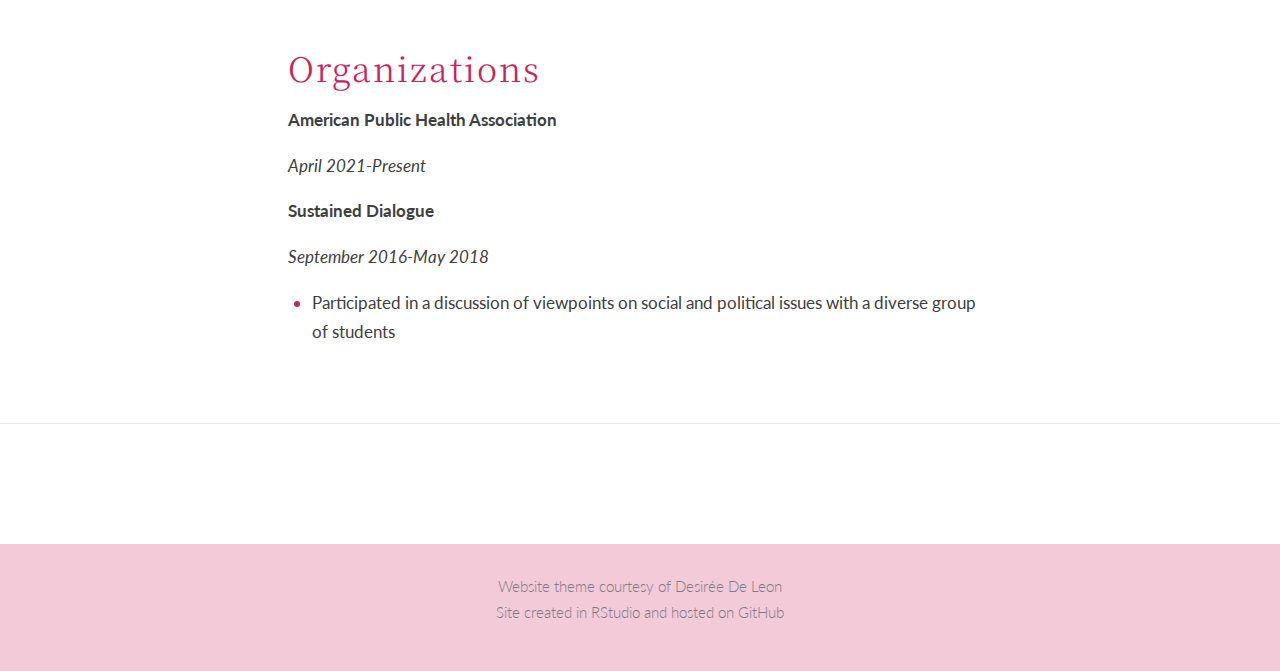
<file: docs/cv.html>
<!DOCTYPE html>

<html xmlns="http://www.w3.org/1999/xhtml" lang="" xml:lang="">

<head>
  <meta charset="utf-8"/>
  <meta name="viewport" content="width=device-width, initial-scale=1"/>
  <meta http-equiv="X-UA-Compatible" content="IE=Edge,chrome=1"/>
  <meta name="generator" content="distill" />

  <style type="text/css">
  /* Hide doc at startup (prevent jankiness while JS renders/transforms) */
  body {
    visibility: hidden;
  }
  </style>

 <!--radix_placeholder_import_source-->
 <!--/radix_placeholder_import_source-->

<style type="text/css">code{white-space: pre;}</style>
<style type="text/css" data-origin="pandoc">
pre > code.sourceCode { white-space: pre; position: relative; }
pre > code.sourceCode > span { display: inline-block; line-height: 1.25; }
pre > code.sourceCode > span:empty { height: 1.2em; }
.sourceCode { overflow: visible; }
code.sourceCode > span { color: inherit; text-decoration: inherit; }
div.sourceCode { margin: 1em 0; }
pre.sourceCode { margin: 0; }
@media screen {
div.sourceCode { overflow: auto; }
}
@media print {
pre > code.sourceCode { white-space: pre-wrap; }
pre > code.sourceCode > span { text-indent: -5em; padding-left: 5em; }
}
pre.numberSource code
  { counter-reset: source-line 0; }
pre.numberSource code > span
  { position: relative; left: -4em; counter-increment: source-line; }
pre.numberSource code > span > a:first-child::before
  { content: counter(source-line);
    position: relative; left: -1em; text-align: right; vertical-align: baseline;
    border: none; display: inline-block;
    -webkit-touch-callout: none; -webkit-user-select: none;
    -khtml-user-select: none; -moz-user-select: none;
    -ms-user-select: none; user-select: none;
    padding: 0 4px; width: 4em;
    color: #aaaaaa;
  }
pre.numberSource { margin-left: 3em; border-left: 1px solid #aaaaaa;  padding-left: 4px; }
div.sourceCode
  {   }
@media screen {
pre > code.sourceCode > span > a:first-child::before { text-decoration: underline; }
}
code span.al { color: #ad0000; } /* Alert */
code span.an { color: #5e5e5e; } /* Annotation */
code span.at { } /* Attribute */
code span.bn { color: #ad0000; } /* BaseN */
code span.bu { } /* BuiltIn */
code span.cf { color: #007ba5; } /* ControlFlow */
code span.ch { color: #20794d; } /* Char */
code span.cn { color: #8f5902; } /* Constant */
code span.co { color: #5e5e5e; } /* Comment */
code span.cv { color: #5e5e5e; font-style: italic; } /* CommentVar */
code span.do { color: #5e5e5e; font-style: italic; } /* Documentation */
code span.dt { color: #ad0000; } /* DataType */
code span.dv { color: #ad0000; } /* DecVal */
code span.er { color: #ad0000; } /* Error */
code span.ex { } /* Extension */
code span.fl { color: #ad0000; } /* Float */
code span.fu { color: #4758ab; } /* Function */
code span.im { } /* Import */
code span.in { color: #5e5e5e; } /* Information */
code span.kw { color: #007ba5; } /* Keyword */
code span.op { color: #5e5e5e; } /* Operator */
code span.ot { color: #007ba5; } /* Other */
code span.pp { color: #ad0000; } /* Preprocessor */
code span.sc { color: #5e5e5e; } /* SpecialChar */
code span.ss { color: #20794d; } /* SpecialString */
code span.st { color: #20794d; } /* String */
code span.va { color: #111111; } /* Variable */
code span.vs { color: #20794d; } /* VerbatimString */
code span.wa { color: #5e5e5e; font-style: italic; } /* Warning */
</style>


  <!--radix_placeholder_meta_tags-->
  <title>Meredith Palmore: Resume</title>




  <!--  https://developers.facebook.com/docs/sharing/webmasters#markup -->
  <meta property="og:title" content="Meredith Palmore: Resume"/>
  <meta property="og:type" content="article"/>
  <meta property="og:locale" content="en_US"/>
  <meta property="og:site_name" content="Meredith Palmore"/>

  <!--  https://dev.twitter.com/cards/types/summary -->
  <meta property="twitter:card" content="summary"/>
  <meta property="twitter:title" content="Meredith Palmore: Resume"/>

  <!--/radix_placeholder_meta_tags-->
  <!--radix_placeholder_rmarkdown_metadata-->

  <script type="text/json" id="radix-rmarkdown-metadata">
  {"type":"list","attributes":{"names":{"type":"character","attributes":{},"value":["title","output"]}},"value":[{"type":"character","attributes":{},"value":["Resume"]},{"type":"list","attributes":{"names":{"type":"character","attributes":{},"value":["distill::distill_article"]}},"value":[{"type":"list","attributes":{"names":{"type":"character","attributes":{},"value":["toc","toc_float"]}},"value":[{"type":"logical","attributes":{},"value":[true]},{"type":"logical","attributes":{},"value":[true]}]}]}]}
  </script>
  <!--/radix_placeholder_rmarkdown_metadata-->
  <!--radix_placeholder_navigation_in_header-->
  <meta name="distill:offset" content=""/>

  <script type="application/javascript">

    window.headroom_prevent_pin = false;

    window.document.addEventListener("DOMContentLoaded", function (event) {

      // initialize headroom for banner
      var header = $('header').get(0);
      var headerHeight = header.offsetHeight;
      var headroom = new Headroom(header, {
        tolerance: 5,
        onPin : function() {
          if (window.headroom_prevent_pin) {
            window.headroom_prevent_pin = false;
            headroom.unpin();
          }
        }
      });
      headroom.init();
      if(window.location.hash)
        headroom.unpin();
      $(header).addClass('headroom--transition');

      // offset scroll location for banner on hash change
      // (see: https://github.com/WickyNilliams/headroom.js/issues/38)
      window.addEventListener("hashchange", function(event) {
        window.scrollTo(0, window.pageYOffset - (headerHeight + 25));
      });

      // responsive menu
      $('.distill-site-header').each(function(i, val) {
        var topnav = $(this);
        var toggle = topnav.find('.nav-toggle');
        toggle.on('click', function() {
          topnav.toggleClass('responsive');
        });
      });

      // nav dropdowns
      $('.nav-dropbtn').click(function(e) {
        $(this).next('.nav-dropdown-content').toggleClass('nav-dropdown-active');
        $(this).parent().siblings('.nav-dropdown')
           .children('.nav-dropdown-content').removeClass('nav-dropdown-active');
      });
      $("body").click(function(e){
        $('.nav-dropdown-content').removeClass('nav-dropdown-active');
      });
      $(".nav-dropdown").click(function(e){
        e.stopPropagation();
      });
    });
  </script>

  <style type="text/css">

  /* Theme (user-documented overrideables for nav appearance) */

  .distill-site-nav {
    color: rgba(255, 255, 255, 0.8);
    background-color: #0F2E3D;
    font-size: 15px;
    font-weight: 300;
  }

  .distill-site-nav a {
    color: inherit;
    text-decoration: none;
  }

  .distill-site-nav a:hover {
    color: white;
  }

  @media print {
    .distill-site-nav {
      display: none;
    }
  }

  .distill-site-header {

  }

  .distill-site-footer {

  }


  /* Site Header */

  .distill-site-header {
    width: 100%;
    box-sizing: border-box;
    z-index: 3;
  }

  .distill-site-header .nav-left {
    display: inline-block;
    margin-left: 8px;
  }

  @media screen and (max-width: 768px) {
    .distill-site-header .nav-left {
      margin-left: 0;
    }
  }


  .distill-site-header .nav-right {
    float: right;
    margin-right: 8px;
  }

  .distill-site-header a,
  .distill-site-header .title {
    display: inline-block;
    text-align: center;
    padding: 14px 10px 14px 10px;
  }

  .distill-site-header .title {
    font-size: 18px;
    min-width: 150px;
  }

  .distill-site-header .logo {
    padding: 0;
  }

  .distill-site-header .logo img {
    display: none;
    max-height: 20px;
    width: auto;
    margin-bottom: -4px;
  }

  .distill-site-header .nav-image img {
    max-height: 18px;
    width: auto;
    display: inline-block;
    margin-bottom: -3px;
  }



  @media screen and (min-width: 1000px) {
    .distill-site-header .logo img {
      display: inline-block;
    }
    .distill-site-header .nav-left {
      margin-left: 20px;
    }
    .distill-site-header .nav-right {
      margin-right: 20px;
    }
    .distill-site-header .title {
      padding-left: 12px;
    }
  }


  .distill-site-header .nav-toggle {
    display: none;
  }

  .nav-dropdown {
    display: inline-block;
    position: relative;
  }

  .nav-dropdown .nav-dropbtn {
    border: none;
    outline: none;
    color: rgba(255, 255, 255, 0.8);
    padding: 16px 10px;
    background-color: transparent;
    font-family: inherit;
    font-size: inherit;
    font-weight: inherit;
    margin: 0;
    margin-top: 1px;
    z-index: 2;
  }

  .nav-dropdown-content {
    display: none;
    position: absolute;
    background-color: white;
    min-width: 200px;
    border: 1px solid rgba(0,0,0,0.15);
    border-radius: 4px;
    box-shadow: 0px 8px 16px 0px rgba(0,0,0,0.1);
    z-index: 1;
    margin-top: 2px;
    white-space: nowrap;
    padding-top: 4px;
    padding-bottom: 4px;
  }

  .nav-dropdown-content hr {
    margin-top: 4px;
    margin-bottom: 4px;
    border: none;
    border-bottom: 1px solid rgba(0, 0, 0, 0.1);
  }

  .nav-dropdown-active {
    display: block;
  }

  .nav-dropdown-content a, .nav-dropdown-content .nav-dropdown-header {
    color: black;
    padding: 6px 24px;
    text-decoration: none;
    display: block;
    text-align: left;
  }

  .nav-dropdown-content .nav-dropdown-header {
    display: block;
    padding: 5px 24px;
    padding-bottom: 0;
    text-transform: uppercase;
    font-size: 14px;
    color: #999999;
    white-space: nowrap;
  }

  .nav-dropdown:hover .nav-dropbtn {
    color: white;
  }

  .nav-dropdown-content a:hover {
    background-color: #ddd;
    color: black;
  }

  .nav-right .nav-dropdown-content {
    margin-left: -45%;
    right: 0;
  }

  @media screen and (max-width: 768px) {
    .distill-site-header a, .distill-site-header .nav-dropdown  {display: none;}
    .distill-site-header a.nav-toggle {
      float: right;
      display: block;
    }
    .distill-site-header .title {
      margin-left: 0;
    }
    .distill-site-header .nav-right {
      margin-right: 0;
    }
    .distill-site-header {
      overflow: hidden;
    }
    .nav-right .nav-dropdown-content {
      margin-left: 0;
    }
  }


  @media screen and (max-width: 768px) {
    .distill-site-header.responsive {position: relative; min-height: 500px; }
    .distill-site-header.responsive a.nav-toggle {
      position: absolute;
      right: 0;
      top: 0;
    }
    .distill-site-header.responsive a,
    .distill-site-header.responsive .nav-dropdown {
      display: block;
      text-align: left;
    }
    .distill-site-header.responsive .nav-left,
    .distill-site-header.responsive .nav-right {
      width: 100%;
    }
    .distill-site-header.responsive .nav-dropdown {float: none;}
    .distill-site-header.responsive .nav-dropdown-content {position: relative;}
    .distill-site-header.responsive .nav-dropdown .nav-dropbtn {
      display: block;
      width: 100%;
      text-align: left;
    }
  }

  /* Site Footer */

  .distill-site-footer {
    width: 100%;
    overflow: hidden;
    box-sizing: border-box;
    z-index: 3;
    margin-top: 30px;
    padding-top: 30px;
    padding-bottom: 30px;
    text-align: center;
  }

  /* Headroom */

  d-title {
    padding-top: 6rem;
  }

  @media print {
    d-title {
      padding-top: 4rem;
    }
  }

  .headroom {
    z-index: 1000;
    position: fixed;
    top: 0;
    left: 0;
    right: 0;
  }

  .headroom--transition {
    transition: all .4s ease-in-out;
  }

  .headroom--unpinned {
    top: -100px;
  }

  .headroom--pinned {
    top: 0;
  }

  /* adjust viewport for navbar height */
  /* helps vertically center bootstrap (non-distill) content */
  .min-vh-100 {
    min-height: calc(100vh - 100px) !important;
  }

  </style>

  <script src="site_libs/jquery-3.6.0/jquery-3.6.0.min.js"></script>
  <link href="site_libs/font-awesome-5.1.0/css/all.css" rel="stylesheet"/>
  <link href="site_libs/font-awesome-5.1.0/css/v4-shims.css" rel="stylesheet"/>
  <script src="site_libs/headroom-0.9.4/headroom.min.js"></script>
  <script src="site_libs/autocomplete-0.37.1/autocomplete.min.js"></script>
  <script src="site_libs/fuse-6.4.1/fuse.min.js"></script>

  <script type="application/javascript">

  function getMeta(metaName) {
    var metas = document.getElementsByTagName('meta');
    for (let i = 0; i < metas.length; i++) {
      if (metas[i].getAttribute('name') === metaName) {
        return metas[i].getAttribute('content');
      }
    }
    return '';
  }

  function offsetURL(url) {
    var offset = getMeta('distill:offset');
    return offset ? offset + '/' + url : url;
  }

  function createFuseIndex() {

    // create fuse index
    var options = {
      keys: [
        { name: 'title', weight: 20 },
        { name: 'categories', weight: 15 },
        { name: 'description', weight: 10 },
        { name: 'contents', weight: 5 },
      ],
      ignoreLocation: true,
      threshold: 0
    };
    var fuse = new window.Fuse([], options);

    // fetch the main search.json
    return fetch(offsetURL('search.json'))
      .then(function(response) {
        if (response.status == 200) {
          return response.json().then(function(json) {
            // index main articles
            json.articles.forEach(function(article) {
              fuse.add(article);
            });
            // download collections and index their articles
            return Promise.all(json.collections.map(function(collection) {
              return fetch(offsetURL(collection)).then(function(response) {
                if (response.status === 200) {
                  return response.json().then(function(articles) {
                    articles.forEach(function(article) {
                      fuse.add(article);
                    });
                  })
                } else {
                  return Promise.reject(
                    new Error('Unexpected status from search index request: ' +
                              response.status)
                  );
                }
              });
            })).then(function() {
              return fuse;
            });
          });

        } else {
          return Promise.reject(
            new Error('Unexpected status from search index request: ' +
                        response.status)
          );
        }
      });
  }

  window.document.addEventListener("DOMContentLoaded", function (event) {

    // get search element (bail if we don't have one)
    var searchEl = window.document.getElementById('distill-search');
    if (!searchEl)
      return;

    createFuseIndex()
      .then(function(fuse) {

        // make search box visible
        searchEl.classList.remove('hidden');

        // initialize autocomplete
        var options = {
          autoselect: true,
          hint: false,
          minLength: 2,
        };
        window.autocomplete(searchEl, options, [{
          source: function(query, callback) {
            const searchOptions = {
              isCaseSensitive: false,
              shouldSort: true,
              minMatchCharLength: 2,
              limit: 10,
            };
            var results = fuse.search(query, searchOptions);
            callback(results
              .map(function(result) { return result.item; })
            );
          },
          templates: {
            suggestion: function(suggestion) {
              var img = suggestion.preview && Object.keys(suggestion.preview).length > 0
                ? `<img src="${offsetURL(suggestion.preview)}"</img>`
                : '';
              var html = `
                <div class="search-item">
                  <h3>${suggestion.title}</h3>
                  <div class="search-item-description">
                    ${suggestion.description || ''}
                  </div>
                  <div class="search-item-preview">
                    ${img}
                  </div>
                </div>
              `;
              return html;
            }
          }
        }]).on('autocomplete:selected', function(event, suggestion) {
          window.location.href = offsetURL(suggestion.path);
        });
        // remove inline display style on autocompleter (we want to
        // manage responsive display via css)
        $('.algolia-autocomplete').css("display", "");
      })
      .catch(function(error) {
        console.log(error);
      });

  });

  </script>

  <style type="text/css">

  .nav-search {
    font-size: x-small;
  }

  /* Algolioa Autocomplete */

  .algolia-autocomplete {
    display: inline-block;
    margin-left: 10px;
    vertical-align: sub;
    background-color: white;
    color: black;
    padding: 6px;
    padding-top: 8px;
    padding-bottom: 0;
    border-radius: 6px;
    border: 1px #0F2E3D solid;
    width: 180px;
  }


  @media screen and (max-width: 768px) {
    .distill-site-nav .algolia-autocomplete {
      display: none;
      visibility: hidden;
    }
    .distill-site-nav.responsive .algolia-autocomplete {
      display: inline-block;
      visibility: visible;
    }
    .distill-site-nav.responsive .algolia-autocomplete .aa-dropdown-menu {
      margin-left: 0;
      width: 400px;
      max-height: 400px;
    }
  }

  .algolia-autocomplete .aa-input, .algolia-autocomplete .aa-hint {
    width: 90%;
    outline: none;
    border: none;
  }

  .algolia-autocomplete .aa-hint {
    color: #999;
  }
  .algolia-autocomplete .aa-dropdown-menu {
    width: 550px;
    max-height: 70vh;
    overflow-x: visible;
    overflow-y: scroll;
    padding: 5px;
    margin-top: 3px;
    margin-left: -150px;
    background-color: #fff;
    border-radius: 5px;
    border: 1px solid #999;
    border-top: none;
  }

  .algolia-autocomplete .aa-dropdown-menu .aa-suggestion {
    cursor: pointer;
    padding: 5px 4px;
    border-bottom: 1px solid #eee;
  }

  .algolia-autocomplete .aa-dropdown-menu .aa-suggestion:last-of-type {
    border-bottom: none;
    margin-bottom: 2px;
  }

  .algolia-autocomplete .aa-dropdown-menu .aa-suggestion .search-item {
    overflow: hidden;
    font-size: 0.8em;
    line-height: 1.4em;
  }

  .algolia-autocomplete .aa-dropdown-menu .aa-suggestion .search-item h3 {
    font-size: 1rem;
    margin-block-start: 0;
    margin-block-end: 5px;
  }

  .algolia-autocomplete .aa-dropdown-menu .aa-suggestion .search-item-description {
    display: inline-block;
    overflow: hidden;
    height: 2.8em;
    width: 80%;
    margin-right: 4%;
  }

  .algolia-autocomplete .aa-dropdown-menu .aa-suggestion .search-item-preview {
    display: inline-block;
    width: 15%;
  }

  .algolia-autocomplete .aa-dropdown-menu .aa-suggestion .search-item-preview img {
    height: 3em;
    width: auto;
    display: none;
  }

  .algolia-autocomplete .aa-dropdown-menu .aa-suggestion .search-item-preview img[src] {
    display: initial;
  }

  .algolia-autocomplete .aa-dropdown-menu .aa-suggestion.aa-cursor {
    background-color: #eee;
  }
  .algolia-autocomplete .aa-dropdown-menu .aa-suggestion em {
    font-weight: bold;
    font-style: normal;
  }

  </style>


  <!--/radix_placeholder_navigation_in_header-->
  <!--radix_placeholder_distill-->

  <style type="text/css">

  body {
    background-color: white;
  }

  .pandoc-table {
    width: 100%;
  }

  .pandoc-table>caption {
    margin-bottom: 10px;
  }

  .pandoc-table th:not([align]) {
    text-align: left;
  }

  .pagedtable-footer {
    font-size: 15px;
  }

  d-byline .byline {
    grid-template-columns: 2fr 2fr;
  }

  d-byline .byline h3 {
    margin-block-start: 1.5em;
  }

  d-byline .byline .authors-affiliations h3 {
    margin-block-start: 0.5em;
  }

  .authors-affiliations .orcid-id {
    width: 16px;
    height:16px;
    margin-left: 4px;
    margin-right: 4px;
    vertical-align: middle;
    padding-bottom: 2px;
  }

  d-title .dt-tags {
    margin-top: 1em;
    grid-column: text;
  }

  .dt-tags .dt-tag {
    text-decoration: none;
    display: inline-block;
    color: rgba(0,0,0,0.6);
    padding: 0em 0.4em;
    margin-right: 0.5em;
    margin-bottom: 0.4em;
    font-size: 70%;
    border: 1px solid rgba(0,0,0,0.2);
    border-radius: 3px;
    text-transform: uppercase;
    font-weight: 500;
  }

  d-article table.gt_table td,
  d-article table.gt_table th {
    border-bottom: none;
  }

  .html-widget {
    margin-bottom: 2.0em;
  }

  .l-screen-inset {
    padding-right: 16px;
  }

  .l-screen .caption {
    margin-left: 10px;
  }

  .shaded {
    background: rgb(247, 247, 247);
    padding-top: 20px;
    padding-bottom: 20px;
    border-top: 1px solid rgba(0, 0, 0, 0.1);
    border-bottom: 1px solid rgba(0, 0, 0, 0.1);
  }

  .shaded .html-widget {
    margin-bottom: 0;
    border: 1px solid rgba(0, 0, 0, 0.1);
  }

  .shaded .shaded-content {
    background: white;
  }

  .text-output {
    margin-top: 0;
    line-height: 1.5em;
  }

  .hidden {
    display: none !important;
  }

  d-article {
    padding-top: 2.5rem;
    padding-bottom: 30px;
  }

  d-appendix {
    padding-top: 30px;
  }

  d-article>p>img {
    width: 100%;
  }

  d-article h2 {
    margin: 1rem 0 1.5rem 0;
  }

  d-article h3 {
    margin-top: 1.5rem;
  }

  d-article iframe {
    border: 1px solid rgba(0, 0, 0, 0.1);
    margin-bottom: 2.0em;
    width: 100%;
  }

  /* Tweak code blocks */

  d-article div.sourceCode code,
  d-article pre code {
    font-family: Consolas, Monaco, 'Andale Mono', 'Ubuntu Mono', monospace;
  }

  d-article pre,
  d-article div.sourceCode,
  d-article div.sourceCode pre {
    overflow: auto;
  }

  d-article div.sourceCode {
    background-color: white;
  }

  d-article div.sourceCode pre {
    padding-left: 10px;
    font-size: 12px;
    border-left: 2px solid rgba(0,0,0,0.1);
  }

  d-article pre {
    font-size: 12px;
    color: black;
    background: none;
    margin-top: 0;
    text-align: left;
    white-space: pre;
    word-spacing: normal;
    word-break: normal;
    word-wrap: normal;
    line-height: 1.5;

    -moz-tab-size: 4;
    -o-tab-size: 4;
    tab-size: 4;

    -webkit-hyphens: none;
    -moz-hyphens: none;
    -ms-hyphens: none;
    hyphens: none;
  }

  d-article pre a {
    border-bottom: none;
  }

  d-article pre a:hover {
    border-bottom: none;
    text-decoration: underline;
  }

  d-article details {
    grid-column: text;
    margin-bottom: 0.8em;
  }

  @media(min-width: 768px) {

  d-article pre,
  d-article div.sourceCode,
  d-article div.sourceCode pre {
    overflow: visible !important;
  }

  d-article div.sourceCode pre {
    padding-left: 18px;
    font-size: 14px;
  }

  d-article pre {
    font-size: 14px;
  }

  }

  figure img.external {
    background: white;
    border: 1px solid rgba(0, 0, 0, 0.1);
    box-shadow: 0 1px 8px rgba(0, 0, 0, 0.1);
    padding: 18px;
    box-sizing: border-box;
  }

  /* CSS for d-contents */

  .d-contents {
    grid-column: text;
    color: rgba(0,0,0,0.8);
    font-size: 0.9em;
    padding-bottom: 1em;
    margin-bottom: 1em;
    padding-bottom: 0.5em;
    margin-bottom: 1em;
    padding-left: 0.25em;
    justify-self: start;
  }

  @media(min-width: 1000px) {
    .d-contents.d-contents-float {
      height: 0;
      grid-column-start: 1;
      grid-column-end: 4;
      justify-self: center;
      padding-right: 3em;
      padding-left: 2em;
    }
  }

  .d-contents nav h3 {
    font-size: 18px;
    margin-top: 0;
    margin-bottom: 1em;
  }

  .d-contents li {
    list-style-type: none
  }

  .d-contents nav > ul {
    padding-left: 0;
  }

  .d-contents ul {
    padding-left: 1em
  }

  .d-contents nav ul li {
    margin-top: 0.6em;
    margin-bottom: 0.2em;
  }

  .d-contents nav a {
    font-size: 13px;
    border-bottom: none;
    text-decoration: none
    color: rgba(0, 0, 0, 0.8);
  }

  .d-contents nav a:hover {
    text-decoration: underline solid rgba(0, 0, 0, 0.6)
  }

  .d-contents nav > ul > li > a {
    font-weight: 600;
  }

  .d-contents nav > ul > li > ul {
    font-weight: inherit;
  }

  .d-contents nav > ul > li > ul > li {
    margin-top: 0.2em;
  }


  .d-contents nav ul {
    margin-top: 0;
    margin-bottom: 0.25em;
  }

  .d-article-with-toc h2:nth-child(2) {
    margin-top: 0;
  }


  /* Figure */

  .figure {
    position: relative;
    margin-bottom: 2.5em;
    margin-top: 1.5em;
  }

  .figure img {
    width: 100%;
  }

  .figure .caption {
    color: rgba(0, 0, 0, 0.6);
    font-size: 12px;
    line-height: 1.5em;
  }

  .figure img.external {
    background: white;
    border: 1px solid rgba(0, 0, 0, 0.1);
    box-shadow: 0 1px 8px rgba(0, 0, 0, 0.1);
    padding: 18px;
    box-sizing: border-box;
  }

  .figure .caption a {
    color: rgba(0, 0, 0, 0.6);
  }

  .figure .caption b,
  .figure .caption strong, {
    font-weight: 600;
    color: rgba(0, 0, 0, 1.0);
  }

  /* Citations */

  d-article .citation {
    color: inherit;
    cursor: inherit;
  }

  div.hanging-indent{
    margin-left: 1em; text-indent: -1em;
  }

  /* Citation hover box */

  .tippy-box[data-theme~=light-border] {
    background-color: rgba(250, 250, 250, 0.95);
  }

  .tippy-content > p {
    margin-bottom: 0;
    padding: 2px;
  }


  /* Tweak 1000px media break to show more text */

  @media(min-width: 1000px) {
    .base-grid,
    distill-header,
    d-title,
    d-abstract,
    d-article,
    d-appendix,
    distill-appendix,
    d-byline,
    d-footnote-list,
    d-citation-list,
    distill-footer {
      grid-template-columns: [screen-start] 1fr [page-start kicker-start] 80px [middle-start] 50px [text-start kicker-end] 65px 65px 65px 65px 65px 65px 65px 65px [text-end gutter-start] 65px [middle-end] 65px [page-end gutter-end] 1fr [screen-end];
      grid-column-gap: 16px;
    }

    .grid {
      grid-column-gap: 16px;
    }

    d-article {
      font-size: 1.06rem;
      line-height: 1.7em;
    }
    figure .caption, .figure .caption, figure figcaption {
      font-size: 13px;
    }
  }

  @media(min-width: 1180px) {
    .base-grid,
    distill-header,
    d-title,
    d-abstract,
    d-article,
    d-appendix,
    distill-appendix,
    d-byline,
    d-footnote-list,
    d-citation-list,
    distill-footer {
      grid-template-columns: [screen-start] 1fr [page-start kicker-start] 60px [middle-start] 60px [text-start kicker-end] 60px 60px 60px 60px 60px 60px 60px 60px [text-end gutter-start] 60px [middle-end] 60px [page-end gutter-end] 1fr [screen-end];
      grid-column-gap: 32px;
    }

    .grid {
      grid-column-gap: 32px;
    }
  }


  /* Get the citation styles for the appendix (not auto-injected on render since
     we do our own rendering of the citation appendix) */

  d-appendix .citation-appendix,
  .d-appendix .citation-appendix {
    font-size: 11px;
    line-height: 15px;
    border-left: 1px solid rgba(0, 0, 0, 0.1);
    padding-left: 18px;
    border: 1px solid rgba(0,0,0,0.1);
    background: rgba(0, 0, 0, 0.02);
    padding: 10px 18px;
    border-radius: 3px;
    color: rgba(150, 150, 150, 1);
    overflow: hidden;
    margin-top: -12px;
    white-space: pre-wrap;
    word-wrap: break-word;
  }

  /* Include appendix styles here so they can be overridden */

  d-appendix {
    contain: layout style;
    font-size: 0.8em;
    line-height: 1.7em;
    margin-top: 60px;
    margin-bottom: 0;
    border-top: 1px solid rgba(0, 0, 0, 0.1);
    color: rgba(0,0,0,0.5);
    padding-top: 60px;
    padding-bottom: 48px;
  }

  d-appendix h3 {
    grid-column: page-start / text-start;
    font-size: 15px;
    font-weight: 500;
    margin-top: 1em;
    margin-bottom: 0;
    color: rgba(0,0,0,0.65);
  }

  d-appendix h3 + * {
    margin-top: 1em;
  }

  d-appendix ol {
    padding: 0 0 0 15px;
  }

  @media (min-width: 768px) {
    d-appendix ol {
      padding: 0 0 0 30px;
      margin-left: -30px;
    }
  }

  d-appendix li {
    margin-bottom: 1em;
  }

  d-appendix a {
    color: rgba(0, 0, 0, 0.6);
  }

  d-appendix > * {
    grid-column: text;
  }

  d-appendix > d-footnote-list,
  d-appendix > d-citation-list,
  d-appendix > distill-appendix {
    grid-column: screen;
  }

  /* Include footnote styles here so they can be overridden */

  d-footnote-list {
    contain: layout style;
  }

  d-footnote-list > * {
    grid-column: text;
  }

  d-footnote-list a.footnote-backlink {
    color: rgba(0,0,0,0.3);
    padding-left: 0.5em;
  }



  /* Anchor.js */

  .anchorjs-link {
    /*transition: all .25s linear; */
    text-decoration: none;
    border-bottom: none;
  }
  *:hover > .anchorjs-link {
    margin-left: -1.125em !important;
    text-decoration: none;
    border-bottom: none;
  }

  /* Social footer */

  .social_footer {
    margin-top: 30px;
    margin-bottom: 0;
    color: rgba(0,0,0,0.67);
  }

  .disqus-comments {
    margin-right: 30px;
  }

  .disqus-comment-count {
    border-bottom: 1px solid rgba(0, 0, 0, 0.4);
    cursor: pointer;
  }

  #disqus_thread {
    margin-top: 30px;
  }

  .article-sharing a {
    border-bottom: none;
    margin-right: 8px;
  }

  .article-sharing a:hover {
    border-bottom: none;
  }

  .sidebar-section.subscribe {
    font-size: 12px;
    line-height: 1.6em;
  }

  .subscribe p {
    margin-bottom: 0.5em;
  }


  .article-footer .subscribe {
    font-size: 15px;
    margin-top: 45px;
  }


  .sidebar-section.custom {
    font-size: 12px;
    line-height: 1.6em;
  }

  .custom p {
    margin-bottom: 0.5em;
  }

  /* Styles for listing layout (hide title) */
  .layout-listing d-title, .layout-listing .d-title {
    display: none;
  }

  /* Styles for posts lists (not auto-injected) */


  .posts-with-sidebar {
    padding-left: 45px;
    padding-right: 45px;
  }

  .posts-list .description h2,
  .posts-list .description p {
    font-family: -apple-system, BlinkMacSystemFont, "Segoe UI", Roboto, Oxygen, Ubuntu, Cantarell, "Fira Sans", "Droid Sans", "Helvetica Neue", Arial, sans-serif;
  }

  .posts-list .description h2 {
    font-weight: 700;
    border-bottom: none;
    padding-bottom: 0;
  }

  .posts-list h2.post-tag {
    border-bottom: 1px solid rgba(0, 0, 0, 0.2);
    padding-bottom: 12px;
  }
  .posts-list {
    margin-top: 60px;
    margin-bottom: 24px;
  }

  .posts-list .post-preview {
    text-decoration: none;
    overflow: hidden;
    display: block;
    border-bottom: 1px solid rgba(0, 0, 0, 0.1);
    padding: 24px 0;
  }

  .post-preview-last {
    border-bottom: none !important;
  }

  .posts-list .posts-list-caption {
    grid-column: screen;
    font-weight: 400;
  }

  .posts-list .post-preview h2 {
    margin: 0 0 6px 0;
    line-height: 1.2em;
    font-style: normal;
    font-size: 24px;
  }

  .posts-list .post-preview p {
    margin: 0 0 12px 0;
    line-height: 1.4em;
    font-size: 16px;
  }

  .posts-list .post-preview .thumbnail {
    box-sizing: border-box;
    margin-bottom: 24px;
    position: relative;
    max-width: 500px;
  }
  .posts-list .post-preview img {
    width: 100%;
    display: block;
  }

  .posts-list .metadata {
    font-size: 12px;
    line-height: 1.4em;
    margin-bottom: 18px;
  }

  .posts-list .metadata > * {
    display: inline-block;
  }

  .posts-list .metadata .publishedDate {
    margin-right: 2em;
  }

  .posts-list .metadata .dt-authors {
    display: block;
    margin-top: 0.3em;
    margin-right: 2em;
  }

  .posts-list .dt-tags {
    display: block;
    line-height: 1em;
  }

  .posts-list .dt-tags .dt-tag {
    display: inline-block;
    color: rgba(0,0,0,0.6);
    padding: 0.3em 0.4em;
    margin-right: 0.2em;
    margin-bottom: 0.4em;
    font-size: 60%;
    border: 1px solid rgba(0,0,0,0.2);
    border-radius: 3px;
    text-transform: uppercase;
    font-weight: 500;
  }

  .posts-list img {
    opacity: 1;
  }

  .posts-list img[data-src] {
    opacity: 0;
  }

  .posts-more {
    clear: both;
  }


  .posts-sidebar {
    font-size: 16px;
  }

  .posts-sidebar h3 {
    font-size: 16px;
    margin-top: 0;
    margin-bottom: 0.5em;
    font-weight: 400;
    text-transform: uppercase;
  }

  .sidebar-section {
    margin-bottom: 30px;
  }

  .categories ul {
    list-style-type: none;
    margin: 0;
    padding: 0;
  }

  .categories li {
    color: rgba(0, 0, 0, 0.8);
    margin-bottom: 0;
  }

  .categories li>a {
    border-bottom: none;
  }

  .categories li>a:hover {
    border-bottom: 1px solid rgba(0, 0, 0, 0.4);
  }

  .categories .active {
    font-weight: 600;
  }

  .categories .category-count {
    color: rgba(0, 0, 0, 0.4);
  }


  @media(min-width: 768px) {
    .posts-list .post-preview h2 {
      font-size: 26px;
    }
    .posts-list .post-preview .thumbnail {
      float: right;
      width: 30%;
      margin-bottom: 0;
    }
    .posts-list .post-preview .description {
      float: left;
      width: 45%;
    }
    .posts-list .post-preview .metadata {
      float: left;
      width: 20%;
      margin-top: 8px;
    }
    .posts-list .post-preview p {
      margin: 0 0 12px 0;
      line-height: 1.5em;
      font-size: 16px;
    }
    .posts-with-sidebar .posts-list {
      float: left;
      width: 75%;
    }
    .posts-with-sidebar .posts-sidebar {
      float: right;
      width: 20%;
      margin-top: 60px;
      padding-top: 24px;
      padding-bottom: 24px;
    }
  }


  /* Improve display for browsers without grid (IE/Edge <= 15) */

  .downlevel {
    line-height: 1.6em;
    font-family: -apple-system, BlinkMacSystemFont, "Segoe UI", Roboto, Oxygen, Ubuntu, Cantarell, "Fira Sans", "Droid Sans", "Helvetica Neue", Arial, sans-serif;
    margin: 0;
  }

  .downlevel .d-title {
    padding-top: 6rem;
    padding-bottom: 1.5rem;
  }

  .downlevel .d-title h1 {
    font-size: 50px;
    font-weight: 700;
    line-height: 1.1em;
    margin: 0 0 0.5rem;
  }

  .downlevel .d-title p {
    font-weight: 300;
    font-size: 1.2rem;
    line-height: 1.55em;
    margin-top: 0;
  }

  .downlevel .d-byline {
    padding-top: 0.8em;
    padding-bottom: 0.8em;
    font-size: 0.8rem;
    line-height: 1.8em;
  }

  .downlevel .section-separator {
    border: none;
    border-top: 1px solid rgba(0, 0, 0, 0.1);
  }

  .downlevel .d-article {
    font-size: 1.06rem;
    line-height: 1.7em;
    padding-top: 1rem;
    padding-bottom: 2rem;
  }


  .downlevel .d-appendix {
    padding-left: 0;
    padding-right: 0;
    max-width: none;
    font-size: 0.8em;
    line-height: 1.7em;
    margin-bottom: 0;
    color: rgba(0,0,0,0.5);
    padding-top: 40px;
    padding-bottom: 48px;
  }

  .downlevel .footnotes ol {
    padding-left: 13px;
  }

  .downlevel .base-grid,
  .downlevel .distill-header,
  .downlevel .d-title,
  .downlevel .d-abstract,
  .downlevel .d-article,
  .downlevel .d-appendix,
  .downlevel .distill-appendix,
  .downlevel .d-byline,
  .downlevel .d-footnote-list,
  .downlevel .d-citation-list,
  .downlevel .distill-footer,
  .downlevel .appendix-bottom,
  .downlevel .posts-container {
    padding-left: 40px;
    padding-right: 40px;
  }

  @media(min-width: 768px) {
    .downlevel .base-grid,
    .downlevel .distill-header,
    .downlevel .d-title,
    .downlevel .d-abstract,
    .downlevel .d-article,
    .downlevel .d-appendix,
    .downlevel .distill-appendix,
    .downlevel .d-byline,
    .downlevel .d-footnote-list,
    .downlevel .d-citation-list,
    .downlevel .distill-footer,
    .downlevel .appendix-bottom,
    .downlevel .posts-container {
    padding-left: 150px;
    padding-right: 150px;
    max-width: 900px;
  }
  }

  .downlevel pre code {
    display: block;
    border-left: 2px solid rgba(0, 0, 0, .1);
    padding: 0 0 0 20px;
    font-size: 14px;
  }

  .downlevel code, .downlevel pre {
    color: black;
    background: none;
    font-family: Consolas, Monaco, 'Andale Mono', 'Ubuntu Mono', monospace;
    text-align: left;
    white-space: pre;
    word-spacing: normal;
    word-break: normal;
    word-wrap: normal;
    line-height: 1.5;

    -moz-tab-size: 4;
    -o-tab-size: 4;
    tab-size: 4;

    -webkit-hyphens: none;
    -moz-hyphens: none;
    -ms-hyphens: none;
    hyphens: none;
  }

  .downlevel .posts-list .post-preview {
    color: inherit;
  }



  </style>

  <script type="application/javascript">

  function is_downlevel_browser() {
    if (bowser.isUnsupportedBrowser({ msie: "12", msedge: "16"},
                                   window.navigator.userAgent)) {
      return true;
    } else {
      return window.load_distill_framework === undefined;
    }
  }

  // show body when load is complete
  function on_load_complete() {

    // add anchors
    if (window.anchors) {
      window.anchors.options.placement = 'left';
      window.anchors.add('d-article > h2, d-article > h3, d-article > h4, d-article > h5');
    }


    // set body to visible
    document.body.style.visibility = 'visible';

    // force redraw for leaflet widgets
    if (window.HTMLWidgets) {
      var maps = window.HTMLWidgets.findAll(".leaflet");
      $.each(maps, function(i, el) {
        var map = this.getMap();
        map.invalidateSize();
        map.eachLayer(function(layer) {
          if (layer instanceof L.TileLayer)
            layer.redraw();
        });
      });
    }

    // trigger 'shown' so htmlwidgets resize
    $('d-article').trigger('shown');
  }

  function init_distill() {

    init_common();

    // create front matter
    var front_matter = $('<d-front-matter></d-front-matter>');
    $('#distill-front-matter').wrap(front_matter);

    // create d-title
    $('.d-title').changeElementType('d-title');

    // create d-byline
    var byline = $('<d-byline></d-byline>');
    $('.d-byline').replaceWith(byline);

    // create d-article
    var article = $('<d-article></d-article>');
    $('.d-article').wrap(article).children().unwrap();

    // move posts container into article
    $('.posts-container').appendTo($('d-article'));

    // create d-appendix
    $('.d-appendix').changeElementType('d-appendix');

    // flag indicating that we have appendix items
    var appendix = $('.appendix-bottom').children('h3').length > 0;

    // replace footnotes with <d-footnote>
    $('.footnote-ref').each(function(i, val) {
      appendix = true;
      var href = $(this).attr('href');
      var id = href.replace('#', '');
      var fn = $('#' + id);
      var fn_p = $('#' + id + '>p');
      fn_p.find('.footnote-back').remove();
      var text = fn_p.html();
      var dtfn = $('<d-footnote></d-footnote>');
      dtfn.html(text);
      $(this).replaceWith(dtfn);
    });
    // remove footnotes
    $('.footnotes').remove();

    // move refs into #references-listing
    $('#references-listing').replaceWith($('#refs'));

    $('h1.appendix, h2.appendix').each(function(i, val) {
      $(this).changeElementType('h3');
    });
    $('h3.appendix').each(function(i, val) {
      var id = $(this).attr('id');
      $('.d-contents a[href="#' + id + '"]').parent().remove();
      appendix = true;
      $(this).nextUntil($('h1, h2, h3')).addBack().appendTo($('d-appendix'));
    });

    // show d-appendix if we have appendix content
    $("d-appendix").css('display', appendix ? 'grid' : 'none');

    // localize layout chunks to just output
    $('.layout-chunk').each(function(i, val) {

      // capture layout
      var layout = $(this).attr('data-layout');

      // apply layout to markdown level block elements
      var elements = $(this).children().not('details, div.sourceCode, pre, script');
      elements.each(function(i, el) {
        var layout_div = $('<div class="' + layout + '"></div>');
        if (layout_div.hasClass('shaded')) {
          var shaded_content = $('<div class="shaded-content"></div>');
          $(this).wrap(shaded_content);
          $(this).parent().wrap(layout_div);
        } else {
          $(this).wrap(layout_div);
        }
      });


      // unwrap the layout-chunk div
      $(this).children().unwrap();
    });

    // remove code block used to force  highlighting css
    $('.distill-force-highlighting-css').parent().remove();

    // remove empty line numbers inserted by pandoc when using a
    // custom syntax highlighting theme
    $('code.sourceCode a:empty').remove();

    // load distill framework
    load_distill_framework();

    // wait for window.distillRunlevel == 4 to do post processing
    function distill_post_process() {

      if (!window.distillRunlevel || window.distillRunlevel < 4)
        return;

      // hide author/affiliations entirely if we have no authors
      var front_matter = JSON.parse($("#distill-front-matter").html());
      var have_authors = front_matter.authors && front_matter.authors.length > 0;
      if (!have_authors)
        $('d-byline').addClass('hidden');

      // article with toc class
      $('.d-contents').parent().addClass('d-article-with-toc');

      // strip links that point to #
      $('.authors-affiliations').find('a[href="#"]').removeAttr('href');

      // add orcid ids
      $('.authors-affiliations').find('.author').each(function(i, el) {
        var orcid_id = front_matter.authors[i].orcidID;
        if (orcid_id) {
          var a = $('<a></a>');
          a.attr('href', 'https://orcid.org/' + orcid_id);
          var img = $('<img></img>');
          img.addClass('orcid-id');
          img.attr('alt', 'ORCID ID');
          img.attr('src','[data-uri]');
          a.append(img);
          $(this).append(a);
        }
      });

      // hide elements of author/affiliations grid that have no value
      function hide_byline_column(caption) {
        $('d-byline').find('h3:contains("' + caption + '")').parent().css('visibility', 'hidden');
      }

      // affiliations
      var have_affiliations = false;
      for (var i = 0; i<front_matter.authors.length; ++i) {
        var author = front_matter.authors[i];
        if (author.affiliation !== "&nbsp;") {
          have_affiliations = true;
          break;
        }
      }
      if (!have_affiliations)
        $('d-byline').find('h3:contains("Affiliations")').css('visibility', 'hidden');

      // published date
      if (!front_matter.publishedDate)
        hide_byline_column("Published");

      // document object identifier
      var doi = $('d-byline').find('h3:contains("DOI")');
      var doi_p = doi.next().empty();
      if (!front_matter.doi) {
        // if we have a citation and valid citationText then link to that
        if ($('#citation').length > 0 && front_matter.citationText) {
          doi.html('Citation');
          $('<a href="#citation"></a>')
            .text(front_matter.citationText)
            .appendTo(doi_p);
        } else {
          hide_byline_column("DOI");
        }
      } else {
        $('<a></a>')
           .attr('href', "https://doi.org/" + front_matter.doi)
           .html(front_matter.doi)
           .appendTo(doi_p);
      }

       // change plural form of authors/affiliations
      if (front_matter.authors.length === 1) {
        var grid = $('.authors-affiliations');
        grid.children('h3:contains("Authors")').text('Author');
        grid.children('h3:contains("Affiliations")').text('Affiliation');
      }

      // remove d-appendix and d-footnote-list local styles
      $('d-appendix > style:first-child').remove();
      $('d-footnote-list > style:first-child').remove();

      // move appendix-bottom entries to the bottom
      $('.appendix-bottom').appendTo('d-appendix').children().unwrap();
      $('.appendix-bottom').remove();

      // hoverable references
      $('span.citation[data-cites]').each(function() {
        var refs = $(this).attr('data-cites').split(" ");
        var refHtml = refs.map(function(ref) {
          return "<p>" + $('#ref-' + ref).html() + "</p>";
        }).join("\n");
        window.tippy(this, {
          allowHTML: true,
          content: refHtml,
          maxWidth: 500,
          interactive: true,
          interactiveBorder: 10,
          theme: 'light-border',
          placement: 'bottom-start'
        });
      });

      // clear polling timer
      clearInterval(tid);

      // show body now that everything is ready
      on_load_complete();
    }

    var tid = setInterval(distill_post_process, 50);
    distill_post_process();

  }

  function init_downlevel() {

    init_common();

     // insert hr after d-title
    $('.d-title').after($('<hr class="section-separator"/>'));

    // check if we have authors
    var front_matter = JSON.parse($("#distill-front-matter").html());
    var have_authors = front_matter.authors && front_matter.authors.length > 0;

    // manage byline/border
    if (!have_authors)
      $('.d-byline').remove();
    $('.d-byline').after($('<hr class="section-separator"/>'));
    $('.d-byline a').remove();

    // remove toc
    $('.d-contents').remove();

    // move appendix elements
    $('h1.appendix, h2.appendix').each(function(i, val) {
      $(this).changeElementType('h3');
    });
    $('h3.appendix').each(function(i, val) {
      $(this).nextUntil($('h1, h2, h3')).addBack().appendTo($('.d-appendix'));
    });


    // inject headers into references and footnotes
    var refs_header = $('<h3></h3>');
    refs_header.text('References');
    $('#refs').prepend(refs_header);

    var footnotes_header = $('<h3></h3');
    footnotes_header.text('Footnotes');
    $('.footnotes').children('hr').first().replaceWith(footnotes_header);

    // move appendix-bottom entries to the bottom
    $('.appendix-bottom').appendTo('.d-appendix').children().unwrap();
    $('.appendix-bottom').remove();

    // remove appendix if it's empty
    if ($('.d-appendix').children().length === 0)
      $('.d-appendix').remove();

    // prepend separator above appendix
    $('.d-appendix').before($('<hr class="section-separator" style="clear: both"/>'));

    // trim code
    $('pre>code').each(function(i, val) {
      $(this).html($.trim($(this).html()));
    });

    // move posts-container right before article
    $('.posts-container').insertBefore($('.d-article'));

    $('body').addClass('downlevel');

    on_load_complete();
  }


  function init_common() {

    // jquery plugin to change element types
    (function($) {
      $.fn.changeElementType = function(newType) {
        var attrs = {};

        $.each(this[0].attributes, function(idx, attr) {
          attrs[attr.nodeName] = attr.nodeValue;
        });

        this.replaceWith(function() {
          return $("<" + newType + "/>", attrs).append($(this).contents());
        });
      };
    })(jQuery);

    // prevent underline for linked images
    $('a > img').parent().css({'border-bottom' : 'none'});

    // mark non-body figures created by knitr chunks as 100% width
    $('.layout-chunk').each(function(i, val) {
      var figures = $(this).find('img, .html-widget');
      if ($(this).attr('data-layout') !== "l-body") {
        figures.css('width', '100%');
      } else {
        figures.css('max-width', '100%');
        figures.filter("[width]").each(function(i, val) {
          var fig = $(this);
          fig.css('width', fig.attr('width') + 'px');
        });

      }
    });

    // auto-append index.html to post-preview links in file: protocol
    // and in rstudio ide preview
    $('.post-preview').each(function(i, val) {
      if (window.location.protocol === "file:")
        $(this).attr('href', $(this).attr('href') + "index.html");
    });

    // get rid of index.html references in header
    if (window.location.protocol !== "file:") {
      $('.distill-site-header a[href]').each(function(i,val) {
        $(this).attr('href', $(this).attr('href').replace("index.html", "./"));
      });
    }

    // add class to pandoc style tables
    $('tr.header').parent('thead').parent('table').addClass('pandoc-table');
    $('.kable-table').children('table').addClass('pandoc-table');

    // add figcaption style to table captions
    $('caption').parent('table').addClass("figcaption");

    // initialize posts list
    if (window.init_posts_list)
      window.init_posts_list();

    // implmement disqus comment link
    $('.disqus-comment-count').click(function() {
      window.headroom_prevent_pin = true;
      $('#disqus_thread').toggleClass('hidden');
      if (!$('#disqus_thread').hasClass('hidden')) {
        var offset = $(this).offset();
        $(window).resize();
        $('html, body').animate({
          scrollTop: offset.top - 35
        });
      }
    });
  }

  document.addEventListener('DOMContentLoaded', function() {
    if (is_downlevel_browser())
      init_downlevel();
    else
      window.addEventListener('WebComponentsReady', init_distill);
  });

  </script>

  <style type="text/css">
  /* base variables */

  /* Edit the CSS properties in this file to create a custom
     Distill theme. Only edit values in the right column
     for each row; values shown are the CSS defaults.
     To return any property to the default,
     you may set its value to: unset
     All rows must end with a semi-colon.                      */

  /* Optional: embed custom fonts here with `@import`          */
  /* This must remain at the top of this file.                 */



  html {
    /*-- Main font sizes --*/
    --title-size:      50px;
    --body-size:       1.06rem;
    --code-size:       14px;
    --aside-size:      12px;
    --fig-cap-size:    13px;
    /*-- Main font colors --*/
    --title-color:     #000000;
    --header-color:    rgba(0, 0, 0, 0.8);
    --body-color:      rgba(0, 0, 0, 0.8);
    --aside-color:     rgba(0, 0, 0, 0.6);
    --fig-cap-color:   rgba(0, 0, 0, 0.6);
    /*-- Specify custom fonts ~~~ must be imported above   --*/
    --heading-font:    sans-serif;
    --mono-font:       monospace;
    --body-font:       sans-serif;
    --navbar-font:     sans-serif;  /* websites + blogs only */
  }

  /*-- ARTICLE METADATA --*/
  d-byline {
    --heading-size:    0.6rem;
    --heading-color:   rgba(0, 0, 0, 0.5);
    --body-size:       0.8rem;
    --body-color:      rgba(0, 0, 0, 0.8);
  }

  /*-- ARTICLE TABLE OF CONTENTS --*/
  .d-contents {
    --heading-size:    18px;
    --contents-size:   13px;
  }

  /*-- ARTICLE APPENDIX --*/
  d-appendix {
    --heading-size:    15px;
    --heading-color:   rgba(0, 0, 0, 0.65);
    --text-size:       0.8em;
    --text-color:      rgba(0, 0, 0, 0.5);
  }

  /*-- WEBSITE HEADER + FOOTER --*/
  /* These properties only apply to Distill sites and blogs  */

  .distill-site-header {
    --title-size:       18px;
    --text-color:       rgba(255, 255, 255, 0.8);
    --text-size:        15px;
    --hover-color:      white;
    --bkgd-color:       #0F2E3D;
  }

  .distill-site-footer {
    --text-color:       rgba(255, 255, 255, 0.8);
    --text-size:        15px;
    --hover-color:      white;
    --bkgd-color:       #0F2E3D;
  }

  /*-- Additional custom styles --*/
  /* Add any additional CSS rules below                      */
  </style>
  <style type="text/css">
  /* base variables */

  /* Edit the CSS properties in this file to create a custom
     Distill theme. Only edit values in the right column
     for each row; values shown are the CSS defaults.
     To return any property to the default,
     you may set its value to: unset
     All rows must end with a semi-colon.                      */

  /* Optional: embed custom fonts here with `@import`          */
  /* This must remain at the top of this file.                 */
  @import url('https://fonts.googleapis.com/css?family=Noto+Serif+JP:300, 300i&display=swap');
  @import url('https://fonts.googleapis.com/css?family=Lato:400,400i,700&display=swap');
  @import url('https://fonts.googleapis.com/css?family=IBM+Plex+Mono&display=swap');



  html {
    /*-- Main font sizes --*/
    --title-size:      50px;
    --body-size:       1.06rem;
    --code-size:       14px;
    --aside-size:      12px;
    --fig-cap-size:    13px;
    /*-- Main font colors --*/
    --title-color:     #ca225e;
    --header-color:    #ca225e;                    /* edited */
    --body-color:      #404040;                    /* edited */
    --aside-color:     rgba(0, 0, 0, 0.6);
    --fig-cap-color:   rgba(0, 0, 0, 0.6);
    /*-- Specify custom fonts ~~~ must be imported above   --*/
    --heading-font:    "Noto Serif JP", sans-serif; /* edited */
    --mono-font:       "IBM Plex Mono", monospace;  /* edited */
    --body-font:       "Lato", sans-serif;          /* edited */
    --navbar-font:     "Lato", sans-serif;          /* edited */
  }

  /*-- ARTICLE METADATA --*/
  d-byline {
    --heading-size:    0.9rem;                      /* edited */
    --heading-color:   rgba(0, 0, 0, 0.5);
    --body-size:       0.95rem;                     /* edited */
    --body-color:      rgba(0, 0, 0, 0.8);
  }

  /*-- ARTICLE TABLE OF CONTENTS --*/
  .d-contents {
    --heading-size:    18px;
    --contents-size:   13px;
  }


  /*-- ARTICLE APPENDIX --*/
  d-appendix {
    --heading-size:    15px;
    --heading-color:   rgba(0, 0, 0, 0.65);
    --text-size:       0.9rem;                    /* edited */
    --text-color:      #1a162d;                   /* edited */
  }


  /*-- WEBSITE HEADER + FOOTER --*/
  /* These properties only apply to Distill sites and blogs  */

  .distill-site-header {
    --title-size:       18px;
    --text-color:       #1f1f1f;                   /* edited */
    --text-size:        15px;
    --hover-color:      #787878;                   /* edited */
    --bkgd-color:       #fff;                 /* edited */
  }

  .distill-site-footer {
    --text-color:       #7e7b88;                   /* edited */
    --text-size:        15px;
    --hover-color:      white;
    --bkgd-color:       #ca225e3d;                 /* edited */
  }

  /*-- Additional custom styles --*/
  /* Add any additional CSS rules below                      */

  img { 
    max-width:  200px; 
    display: block;
  }

  img[alt="GitHub"] { 
    max-width:  30px; 
    display: block;
  }
  img[alt="Email"] { 
    max-width:  30px; 
    display: block;
  }
  img[alt="Phone"] { 
    max-width:  30px; 
    display: block;
  }

  ul > li::marker {
    color: #ca225e;
  }

  .distill-site-header { 
    letter-spacing: 2px;
    text-transform: uppercase;
  }

  h1, h2, h3, h4, h5, h6 {
    letter-spacing: 2px;
    font-weight: 300;
  }


  .distill-site-header {
    padding-top: 1rem;
  }

  d-title h1,
  d-article h2,
  .posts-list .description h2,
  .posts-list > h1 {
      font-weight: 300;
  }

  d-appendix {
    background-color: #fdf7f9;
    border-top: none;
  }</style>
  <style type="text/css">
  /* base style */

  /* FONT FAMILIES */

  :root {
    --heading-default: -apple-system, BlinkMacSystemFont, "Segoe UI", Roboto, Oxygen, Ubuntu, Cantarell, "Fira Sans", "Droid Sans", "Helvetica Neue", Arial, sans-serif;
    --mono-default: Consolas, Monaco, 'Andale Mono', 'Ubuntu Mono', monospace;
    --body-default: -apple-system, BlinkMacSystemFont, "Segoe UI", Roboto, Oxygen, Ubuntu, Cantarell, "Fira Sans", "Droid Sans", "Helvetica Neue", Arial, sans-serif;
  }

  body,
  .posts-list .post-preview p,
  .posts-list .description p {
    font-family: var(--body-font), var(--body-default);
  }

  h1, h2, h3, h4, h5, h6,
  .posts-list .post-preview h2,
  .posts-list .description h2 {
    font-family: var(--heading-font), var(--heading-default);
  }

  d-article div.sourceCode code,
  d-article pre code {
    font-family: var(--mono-font), var(--mono-default);
  }


  /*-- TITLE --*/
  d-title h1,
  .posts-list > h1 {
    color: var(--title-color, black);
  }

  d-title h1 {
    font-size: var(--title-size, 50px);
  }

  /*-- HEADERS --*/
  d-article h1,
  d-article h2,
  d-article h3,
  d-article h4,
  d-article h5,
  d-article h6 {
    color: var(--header-color, rgba(0, 0, 0, 0.8));
  }

  /*-- BODY --*/
  d-article > p,  /* only text inside of <p> tags */
  d-article > ul, /* lists */
  d-article > ol {
    color: var(--body-color, rgba(0, 0, 0, 0.8));
    font-size: var(--body-size, 1.06rem);
  }


  /*-- CODE --*/
  d-article div.sourceCode code,
  d-article pre code {
    font-size: var(--code-size, 14px);
  }

  /*-- ASIDE --*/
  d-article aside {
    font-size: var(--aside-size, 12px);
    color: var(--aside-color, rgba(0, 0, 0, 0.6));
  }

  /*-- FIGURE CAPTIONS --*/
  figure .caption,
  figure figcaption,
  .figure .caption {
    font-size: var(--fig-cap-size, 13px);
    color: var(--fig-cap-color, rgba(0, 0, 0, 0.6));
  }

  /*-- METADATA --*/
  d-byline h3 {
    font-size: var(--heading-size, 0.6rem);
    color: var(--heading-color, rgba(0, 0, 0, 0.5));
  }

  d-byline {
    font-size: var(--body-size, 0.8rem);
    color: var(--body-color, rgba(0, 0, 0, 0.8));
  }

  d-byline a,
  d-article d-byline a {
    color: var(--body-color, rgba(0, 0, 0, 0.8));
  }

  /*-- TABLE OF CONTENTS --*/
  .d-contents nav h3 {
    font-size: var(--heading-size, 18px);
  }

  .d-contents nav a {
    font-size: var(--contents-size, 13px);
  }

  /*-- APPENDIX --*/
  d-appendix h3 {
    font-size: var(--heading-size, 15px);
    color: var(--heading-color, rgba(0, 0, 0, 0.65));
  }

  d-appendix {
    font-size: var(--text-size, 0.8em);
    color: var(--text-color, rgba(0, 0, 0, 0.5));
  }

  d-appendix d-footnote-list a.footnote-backlink {
    color: var(--text-color, rgba(0, 0, 0, 0.5));
  }

  /*-- WEBSITE HEADER + FOOTER --*/
  .distill-site-header .title {
    font-size: var(--title-size, 18px);
    font-family: var(--navbar-font), var(--heading-default);
  }

  .distill-site-header a,
  .nav-dropdown .nav-dropbtn {
    font-family: var(--navbar-font), var(--heading-default);
  }

  .nav-dropdown .nav-dropbtn {
    color: var(--text-color, rgba(255, 255, 255, 0.8));
    font-size: var(--text-size, 15px);
  }

  .distill-site-header a:hover,
  .nav-dropdown:hover .nav-dropbtn {
    color: var(--hover-color, white);
  }

  .distill-site-header {
    font-size: var(--text-size, 15px);
    color: var(--text-color, rgba(255, 255, 255, 0.8));
    background-color: var(--bkgd-color, #0F2E3D);
  }

  .distill-site-footer {
    font-size: var(--text-size, 15px);
    color: var(--text-color, rgba(255, 255, 255, 0.8));
    background-color: var(--bkgd-color, #0F2E3D);
  }

  .distill-site-footer a:hover {
    color: var(--hover-color, white);
  }</style>
  <!--/radix_placeholder_distill-->
  <script src="site_libs/header-attrs-2.11/header-attrs.js"></script>
  <script src="site_libs/popper-2.6.0/popper.min.js"></script>
  <link href="site_libs/tippy-6.2.7/tippy.css" rel="stylesheet" />
  <link href="site_libs/tippy-6.2.7/tippy-light-border.css" rel="stylesheet" />
  <script src="site_libs/tippy-6.2.7/tippy.umd.min.js"></script>
  <script src="site_libs/anchor-4.2.2/anchor.min.js"></script>
  <script src="site_libs/bowser-1.9.3/bowser.min.js"></script>
  <script src="site_libs/webcomponents-2.0.0/webcomponents.js"></script>
  <script src="site_libs/distill-2.2.21/template.v2.js"></script>
  <!--radix_placeholder_site_in_header-->
  <!--/radix_placeholder_site_in_header-->


</head>

<body>

<!--radix_placeholder_front_matter-->

<script id="distill-front-matter" type="text/json">
{"title":"Resume","authors":[]}
</script>

<!--/radix_placeholder_front_matter-->
<!--radix_placeholder_navigation_before_body-->
<header class="header header--fixed" role="banner">
<nav class="distill-site-nav distill-site-header">
<div class="nav-left">
<span class="logo">
<img src="images/Profile_photo.jpg"/>
</span>
<a href="index.html" class="title">Meredith Palmore</a>
<input id="distill-search" class="nav-search hidden" type="text" placeholder="Search..."/>
</div>
<div class="nav-right">
<a href="index.html">Home</a>
<a href="projects.html">Projects</a>
<a href="cv.html">Resume</a>
<a href="https://github.com/mpalmore">
<i class="fa fa-github" aria-hidden="true"></i>
</a>
<a href="https://www.linkedin.com/in/meredith-p-b76a19109/">
<i class="fa fa-linkedin" aria-hidden="true"></i>
</a>
<a href="javascript:void(0);" class="nav-toggle">&#9776;</a>
</div>
</nav>
</header>
<!--/radix_placeholder_navigation_before_body-->
<!--radix_placeholder_site_before_body-->
<!--/radix_placeholder_site_before_body-->

<div class="d-title">
<h1>Resume</h1>
<!--radix_placeholder_categories-->
<!--/radix_placeholder_categories-->

</div>


<div class="d-article">
<div class="d-contents d-contents-float">
<nav class="l-text toc figcaption" id="TOC">
<h3>Contents</h3>
<ul>
<li><a href="#education">Education</a>
<ul>
<li><a href="#technical-skills">Technical Skills</a></li>
<li><a href="#relevant-coursework">Relevant Coursework</a></li>
</ul></li>
<li><a href="#research-experience">Research Experience</a></li>
<li><a href="#work-experience">Work Experience</a></li>
<li><a href="#publications">Publications</a></li>
<li><a href="#teaching-experience">Teaching Experience</a></li>
<li><a href="#awards">Awards</a></li>
<li><a href="#organizations">Organizations</a></li>
</ul>
</nav>
</div>
<h1 id="education">Education</h1>
<p><strong>Johns Hopkins University, Bloomberg School of Public Health</strong></p>
<p><em>Baltimore, Maryland (Expected May 2022)</em></p>
<ul>
<li>Master of Health Science, Epidemiology, GPA: 3.93</li>
</ul>
<p><strong>University of Virginia, School of Arts and Sciences</strong></p>
<p><em>Charlottesville, Virginia (December 2019)</em></p>
<ul>
<li>Bachelor of Arts, Biology &amp; Global Public Health Double Major, GPA: 3.52</li>
</ul>
<h2 id="technical-skills">Technical Skills</h2>
<ul>
<li>R</li>
<li>Microsoft Excel</li>
<li>Bash</li>
<li>STATA</li>
<li>Python</li>
<li>FIJI (ImageJ)</li>
</ul>
<h2 id="relevant-coursework">Relevant Coursework</h2>
<ul>
<li>Advanced Epidemiology Methods</li>
<li>Statistical Methods in Public Health I-IV</li>
<li>Analysis of Longitudinal Data</li>
<li>Genetic Epidemiology I-III</li>
<li>Causal Inference</li>
<li>Statistical Computing</li>
<li>Data Science for Public Health</li>
<li>Pharmacoepidemiology Methods</li>
<li>Health Research Methods</li>
<li>Introduction to Programming</li>
<li>Health and Society</li>
<li>Public Health Policy</li>
<li>Population Health Informatics</li>
</ul>
<hr />
<h1 id="research-experience">Research Experience</h1>
<p><strong>Johns Hopkins Bloomberg School of Public Health</strong></p>
<p><em>Research Assistant, Department of Epidemiology (June 2021-Present)</em></p>
<ul>
<li>Develop reproducible statistical analyses in R programming language to predict chronologic age from large, complex DNA methylation datasets and to determine biological aging relationships with COPD severity and morbidity</li>
<li>Perform appropriate methodologic procedures for statistical analyses such as overall descriptive statistics, exploratory data analyses including graphs and data transformations, and confirmatory analyses including statistical tests and models</li>
<li>Prepare written manuscripts of research findings including tables and figures of publication quality, relevant epidemiologic theory, and references</li>
<li>Synthesize literature and collaborate with content-matter experts to inform meaningful statistical analyses</li>
<li>Communicate research findings with colleagues both orally and in written progress reports</li>
<li>Implement revisions to analyses based on feedback from colleagues in weekly meetings</li>
<li>Program in Bash to navigate secure datasets and organize reproducible statistical analyses through a remote computing cluster</li>
</ul>
<p><em>Research Assistant, Department of Molecular Microbiology and Immunology (March 2021-June 2021)</em></p>
<ul>
<li>Applied epidemiology expertise and Excel skillset to enumerate the unenrolled population for a COVID-19 convalescent plasma trial</li>
</ul>
<p><strong>University of Virginia</strong></p>
<p><em>Research Assistant, Center for Public Health Genomics (June 2018-December 2019)</em></p>
<ul>
<li>Optimized protocols for histological and immunohistochemical staining of frozen tissue specimen</li>
<li>Quantified image data using FIJI software to elucidate stages of disease progression in atherosclerotic arteries</li>
<li>Recorded experimental results in a professional Excel spreadsheet</li>
</ul>
<hr />
<h1 id="work-experience">Work Experience</h1>
<p><strong>The Fauquier Free Clinic</strong></p>
<p><em>Volunteer &amp; Administrative Intern (September 2015-August 2020)</em></p>
<ul>
<li>Lead quality improvement efforts by extracting and analyzing data from Athena EMR to obtain health measures</li>
<li>Presented data findings to a clinical services committee of health professionals and administrators</li>
<li>Oversaw that administrative and appointment intake document are complete and accurate</li>
<li>Entered scheduling, financial, and health data into Athena EMR and trained staff on navigating Athena EMR</li>
<li>Interpreted patient needs, determined financial eligibility, and linked patients with services as a patient registrar</li>
</ul>
<p><strong>Office of Health Promotion</strong></p>
<p><em>Campaign Assistant (August 2018- December 2019)</em></p>
<ul>
<li>Collaborated in a multidisciplinary team to create data-driven health intervention materials promoting positive norms for health behavior</li>
<li>Disseminated public health campaign materials to an audience of thousands of undergraduate students</li>
</ul>
<hr />
<h1 id="publications">Publications</h1>
<p><a href="https://www.frontiersin.org/articles/10.3389/fcvm.2019.00009/full">Turner, A., Wong, D., Khan, M. D., Driesbach, C., Palmore, M., &amp; Miller, C. Multi-omics approaches to study long noncoding RNA function in atherosclerosis. Front Cardiovasc Med. (2019) 6:9. doi: 10.3389/fcvm.2019.00009</a></p>
<hr />
<h1 id="teaching-experience">Teaching Experience</h1>
<p><strong>Tutor – Epidemiologic Methods 2</strong></p>
<p><em>October 2021- December 2021</em></p>
<hr />
<h1 id="awards">Awards</h1>
<p><strong>Parent’s Fund Internship Grant</strong></p>
<p><em>April 20, 2019</em></p>
<ul>
<li>Awarded in recognition of completing an unpaid service internship supporting one of the five areas of public concern as defined by the Virginia 2020 Commission</li>
</ul>
<hr />
<h1 id="organizations">Organizations</h1>
<p><strong>American Public Health Association</strong></p>
<p><em>April 2021-Present</em></p>
<p><strong>Sustained Dialogue</strong></p>
<p><em>September 2016-May 2018</em></p>
<ul>
<li>Participated in a discussion of viewpoints on social and political issues with a diverse group of students</li>
</ul>
<hr />
<div class="sourceCode" id="cb1"><pre class="sourceCode r distill-force-highlighting-css"><code class="sourceCode r"></code></pre></div>
<!--radix_placeholder_article_footer-->
<!--/radix_placeholder_article_footer-->
</div>

<div class="d-appendix">
</div>


<!--radix_placeholder_site_after_body-->
<!--/radix_placeholder_site_after_body-->
<!--radix_placeholder_appendices-->
<div class="appendix-bottom"></div>
<!--/radix_placeholder_appendices-->
<!--radix_placeholder_navigation_after_body-->
<div class="distill-site-nav distill-site-footer">
<p>Website theme courtesy of <a href="https://tidymodels.org">Desirée De Leon</a><br />
Site created in <a href="https://www.rstudio.com">RStudio</a> and hosted on <a href="https://www.github.com/">GitHub</a></p>
<div class="sourceCode" id="cb1"><pre class="sourceCode r distill-force-highlighting-css"><code class="sourceCode r"></code></pre></div>
</div>
<!--/radix_placeholder_navigation_after_body-->


</body>

</html>
</file>
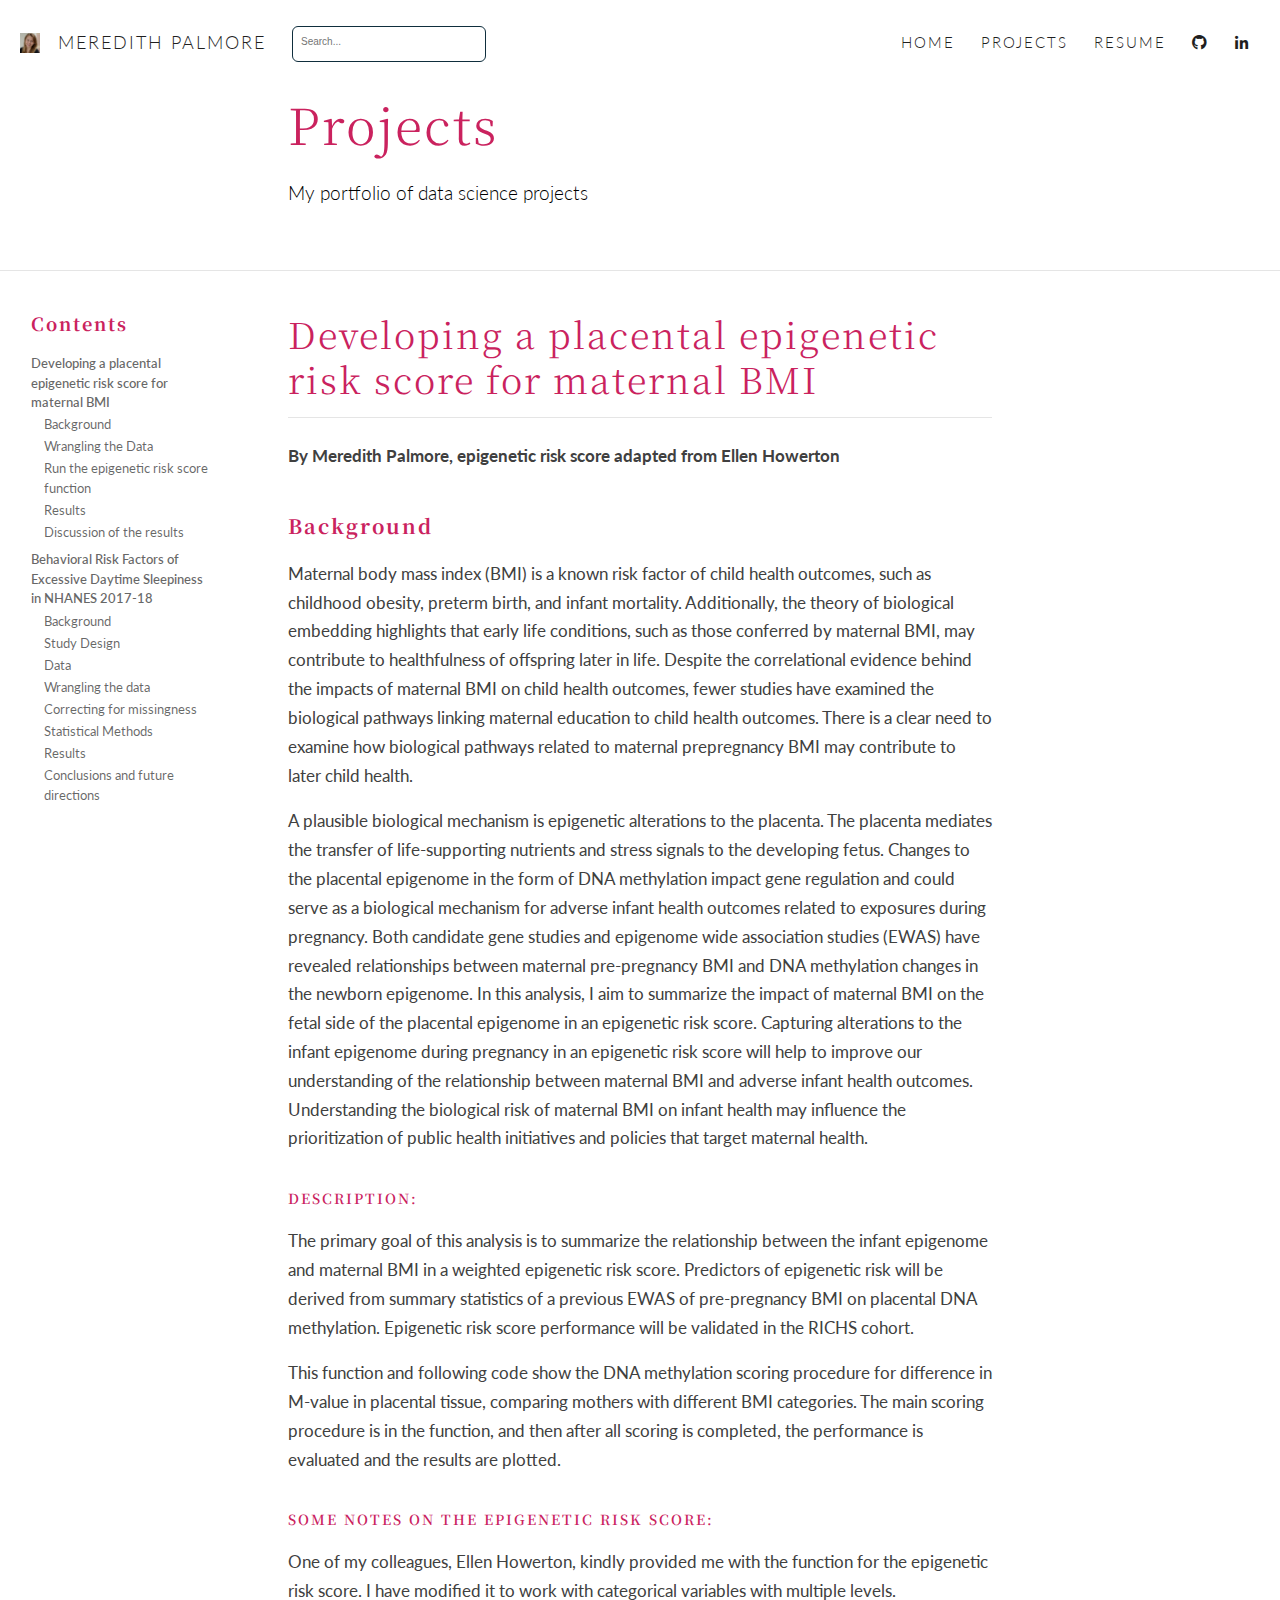
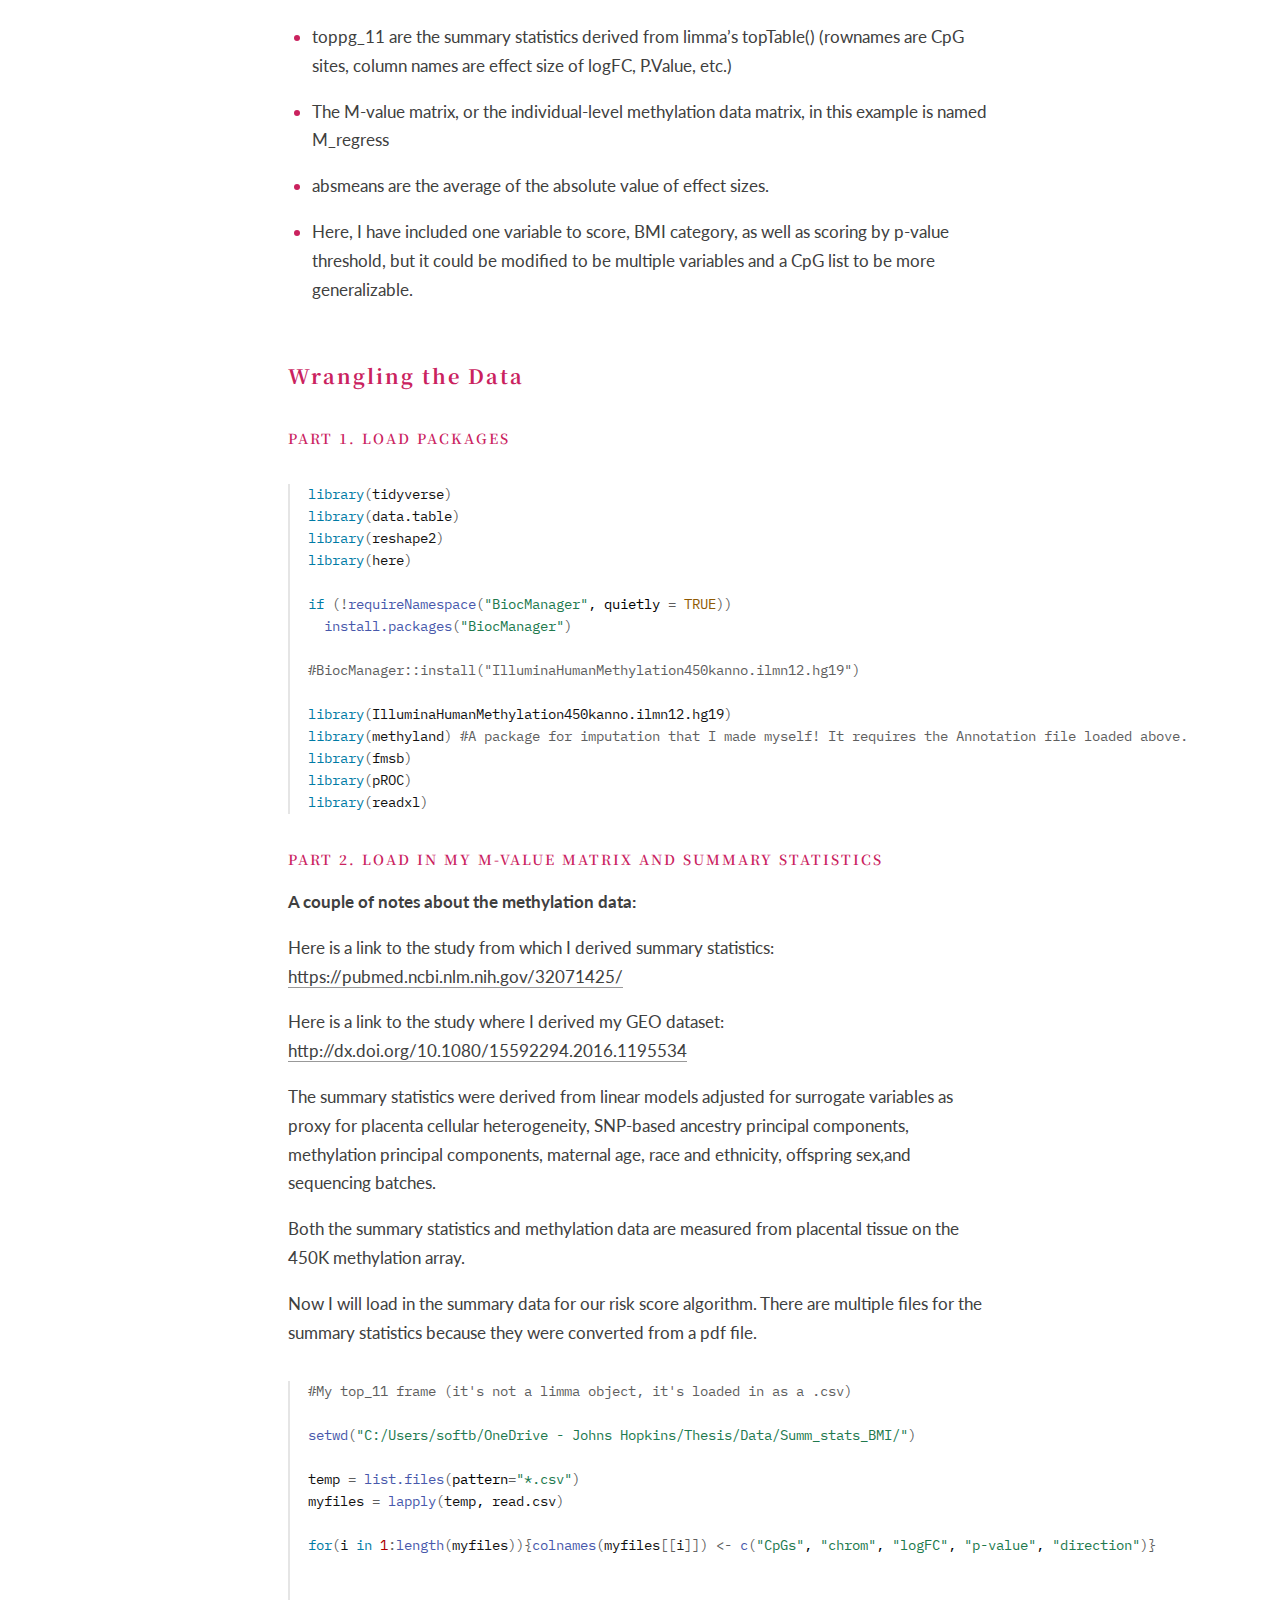
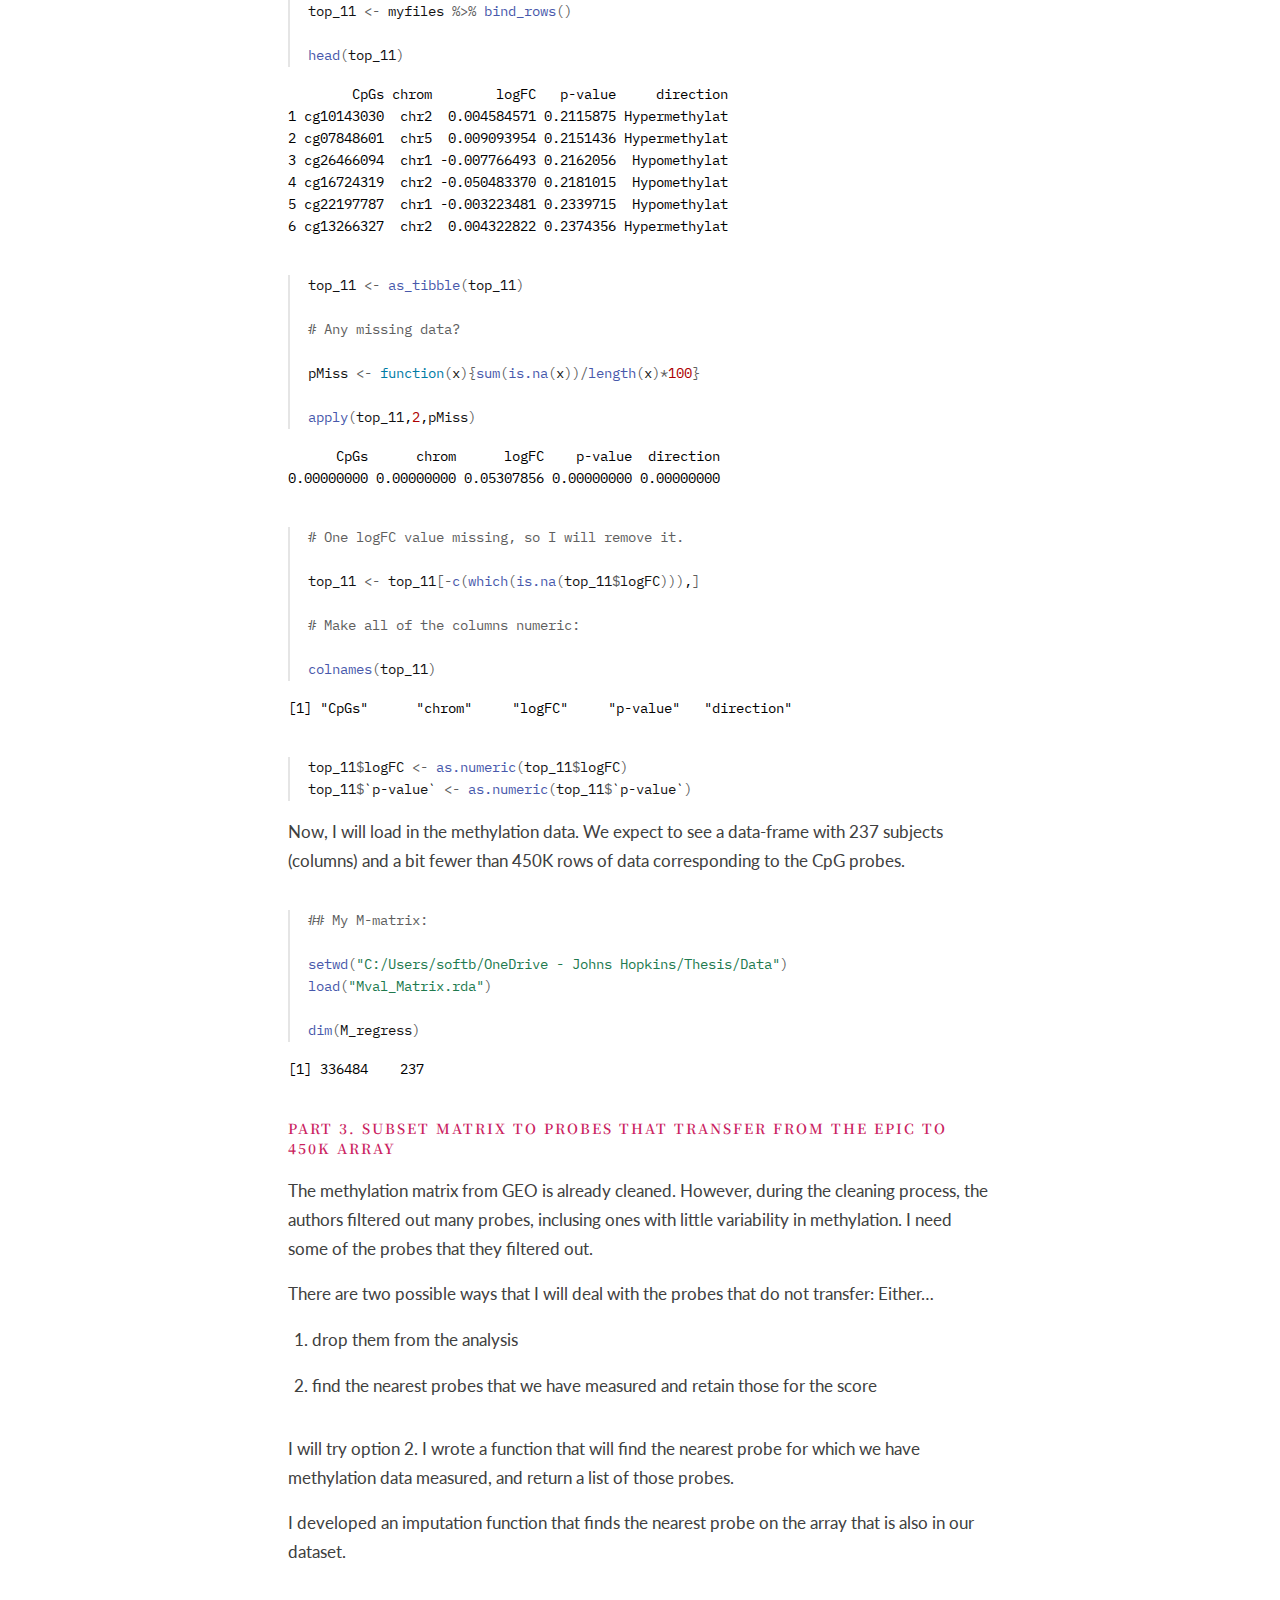
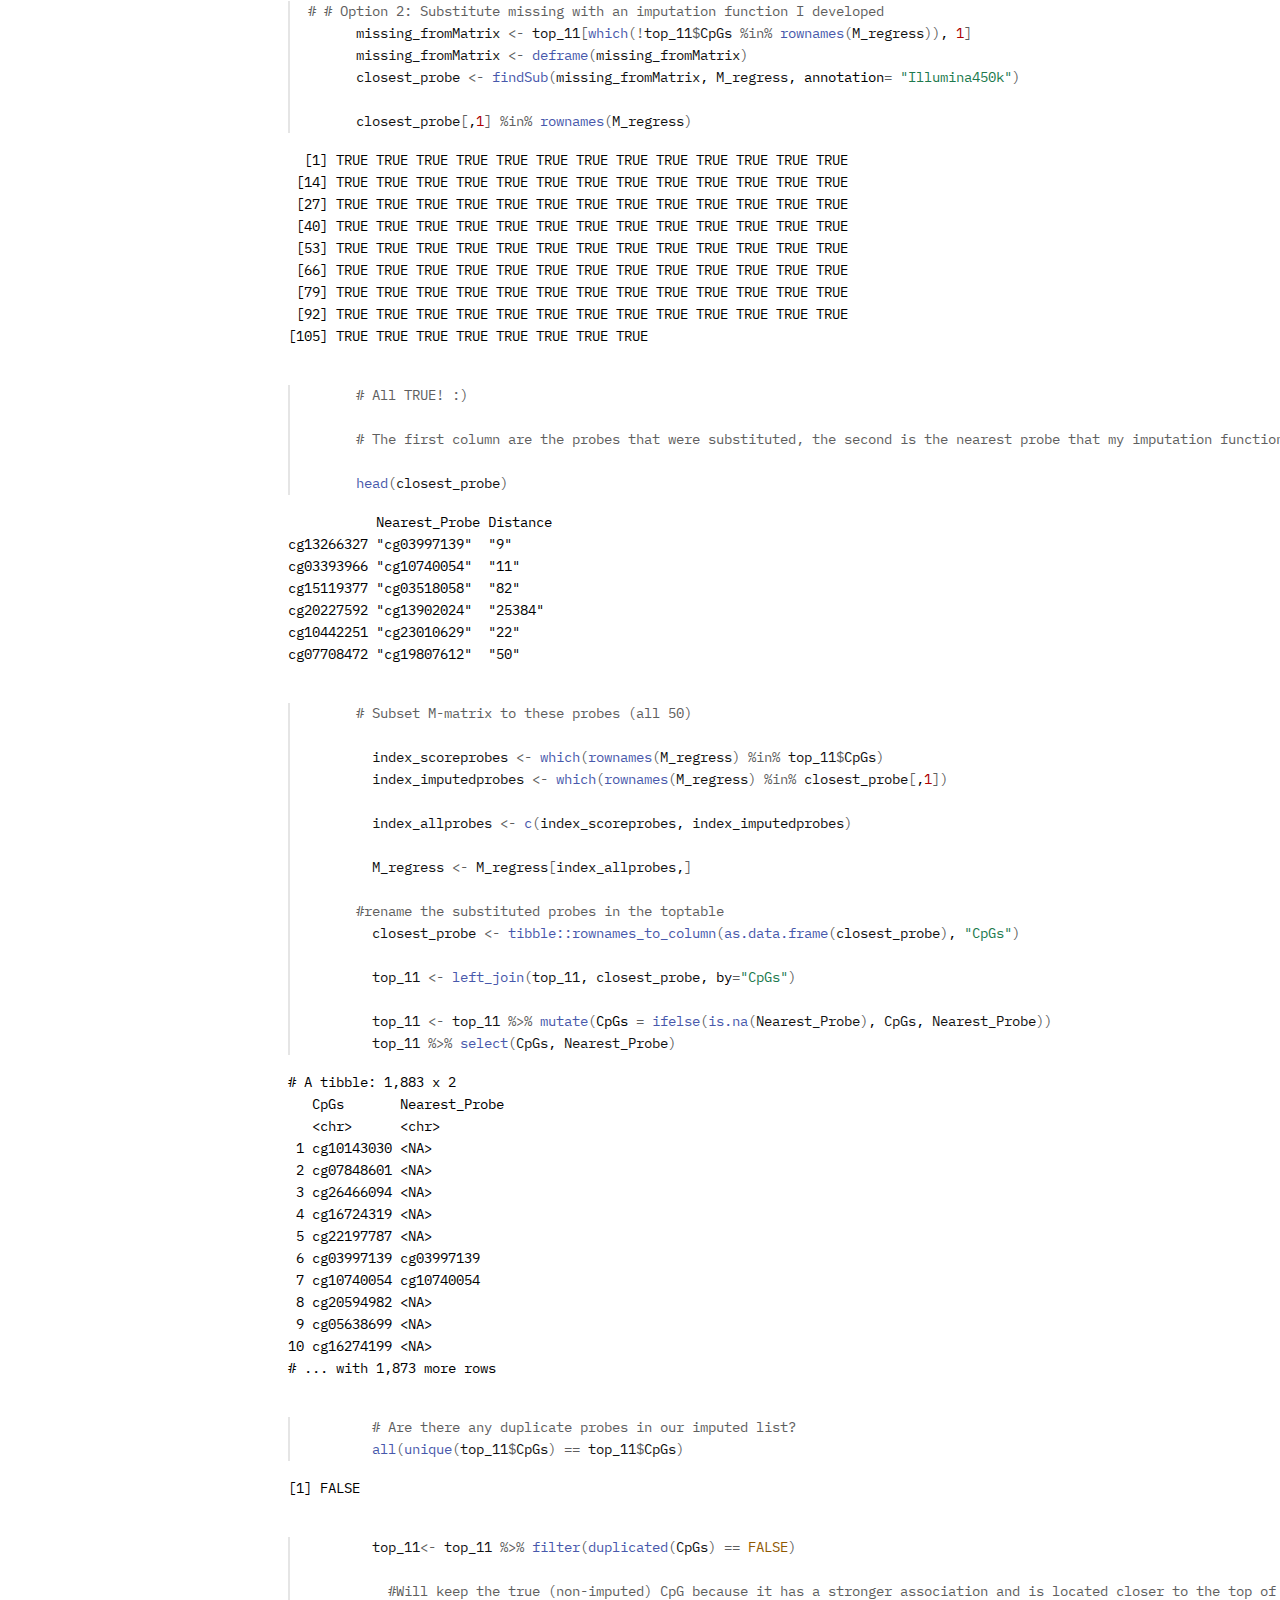
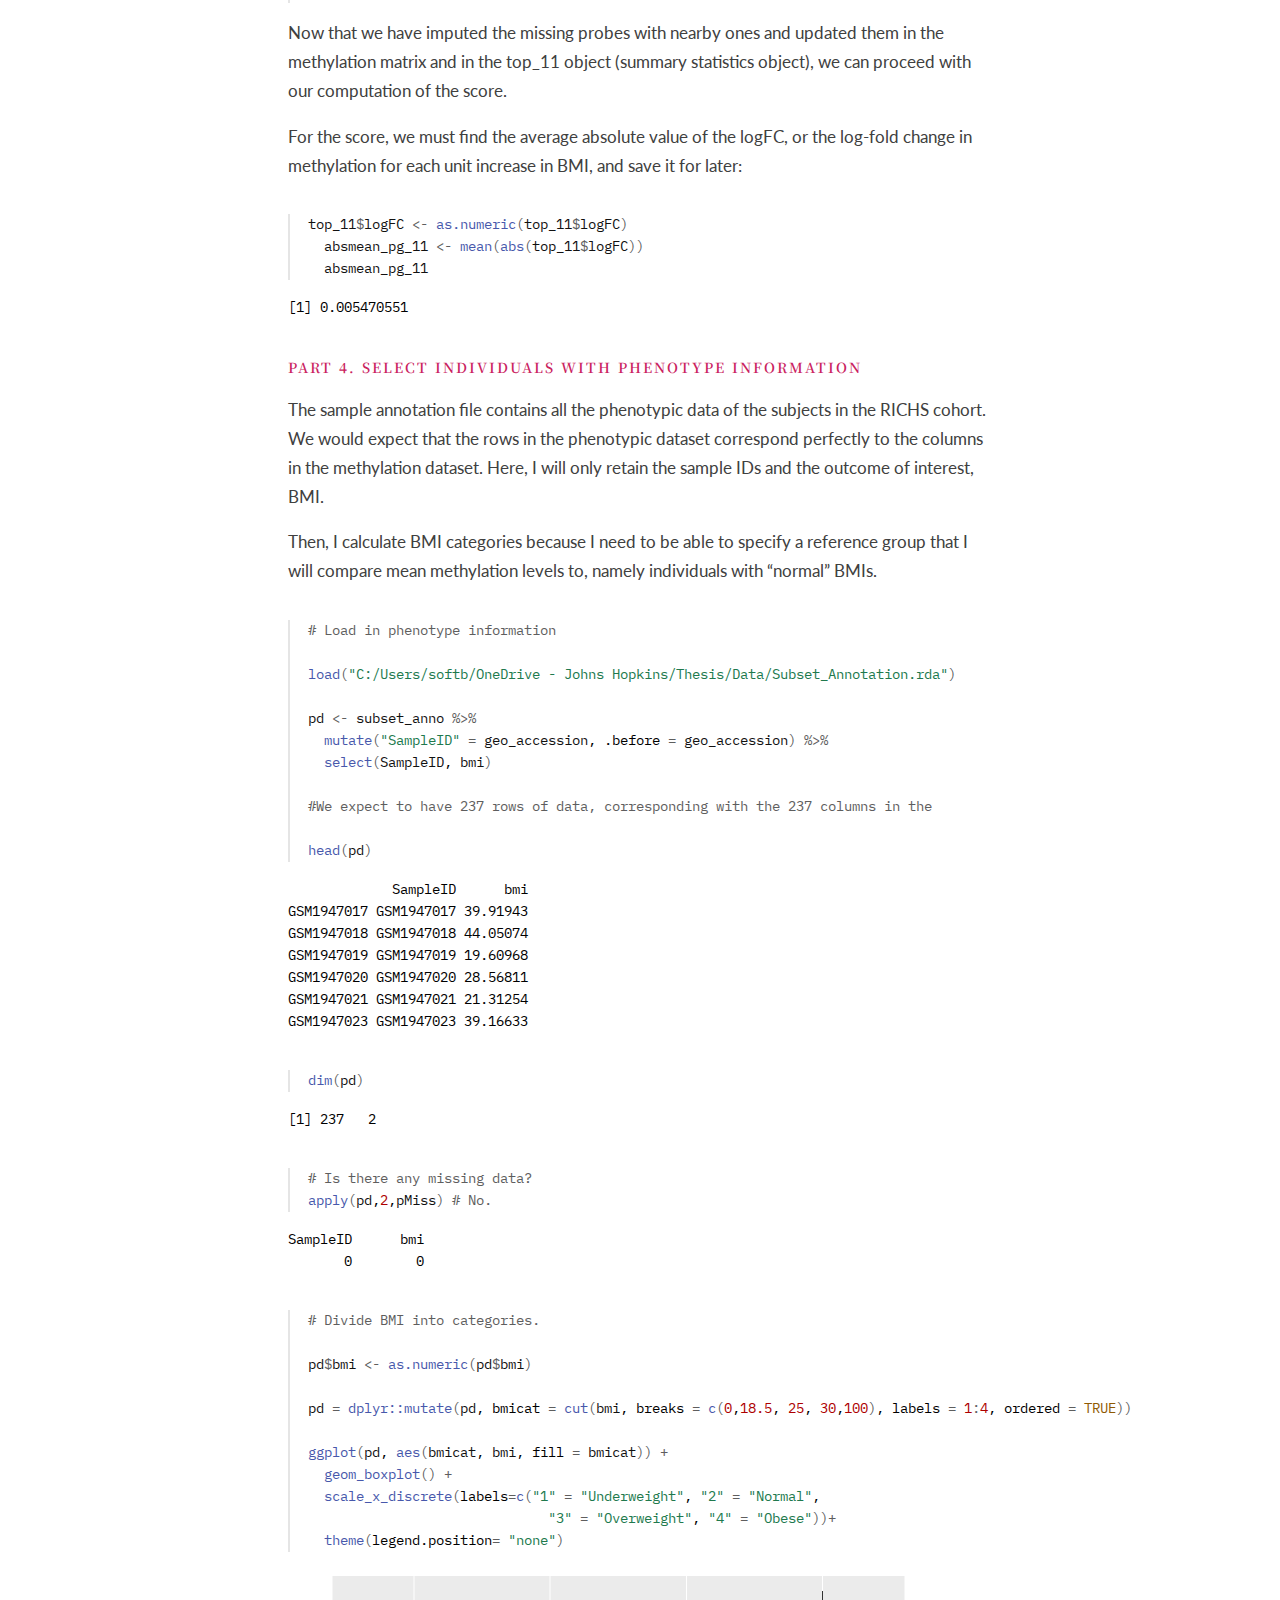
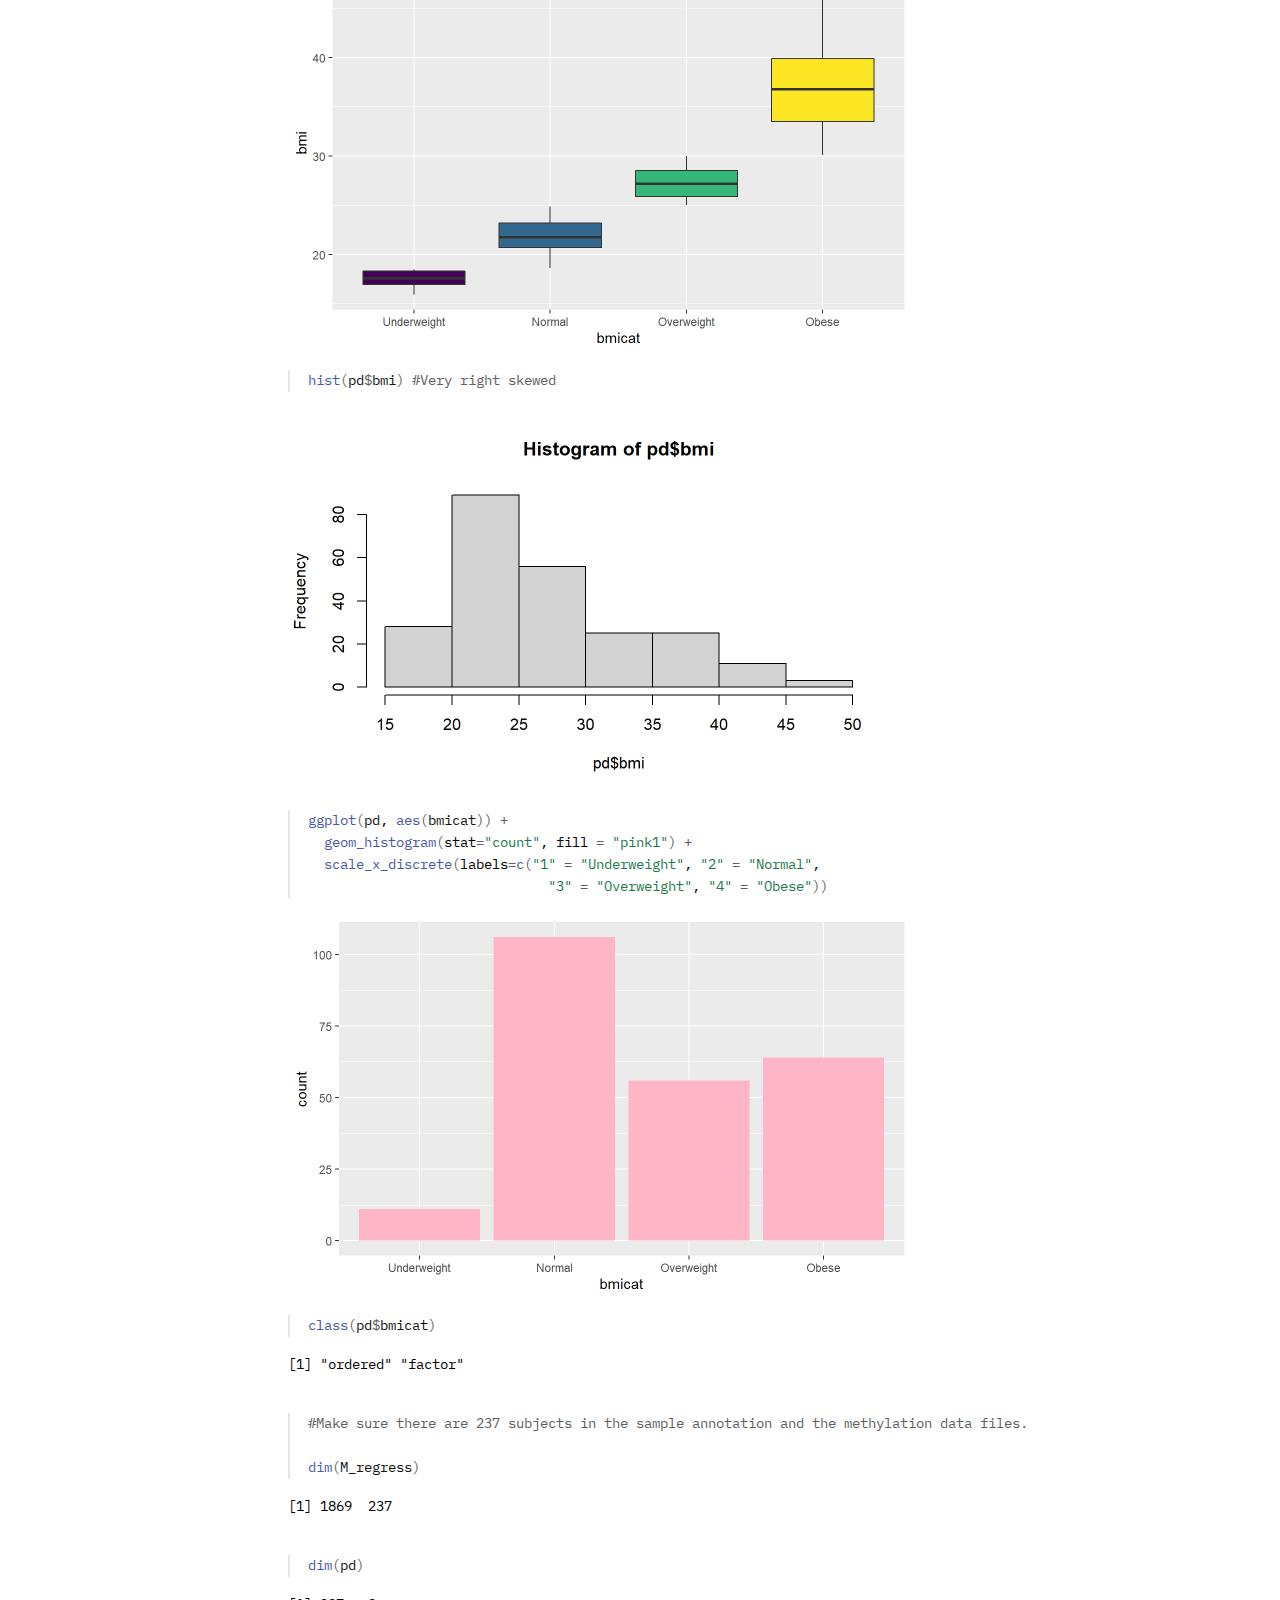
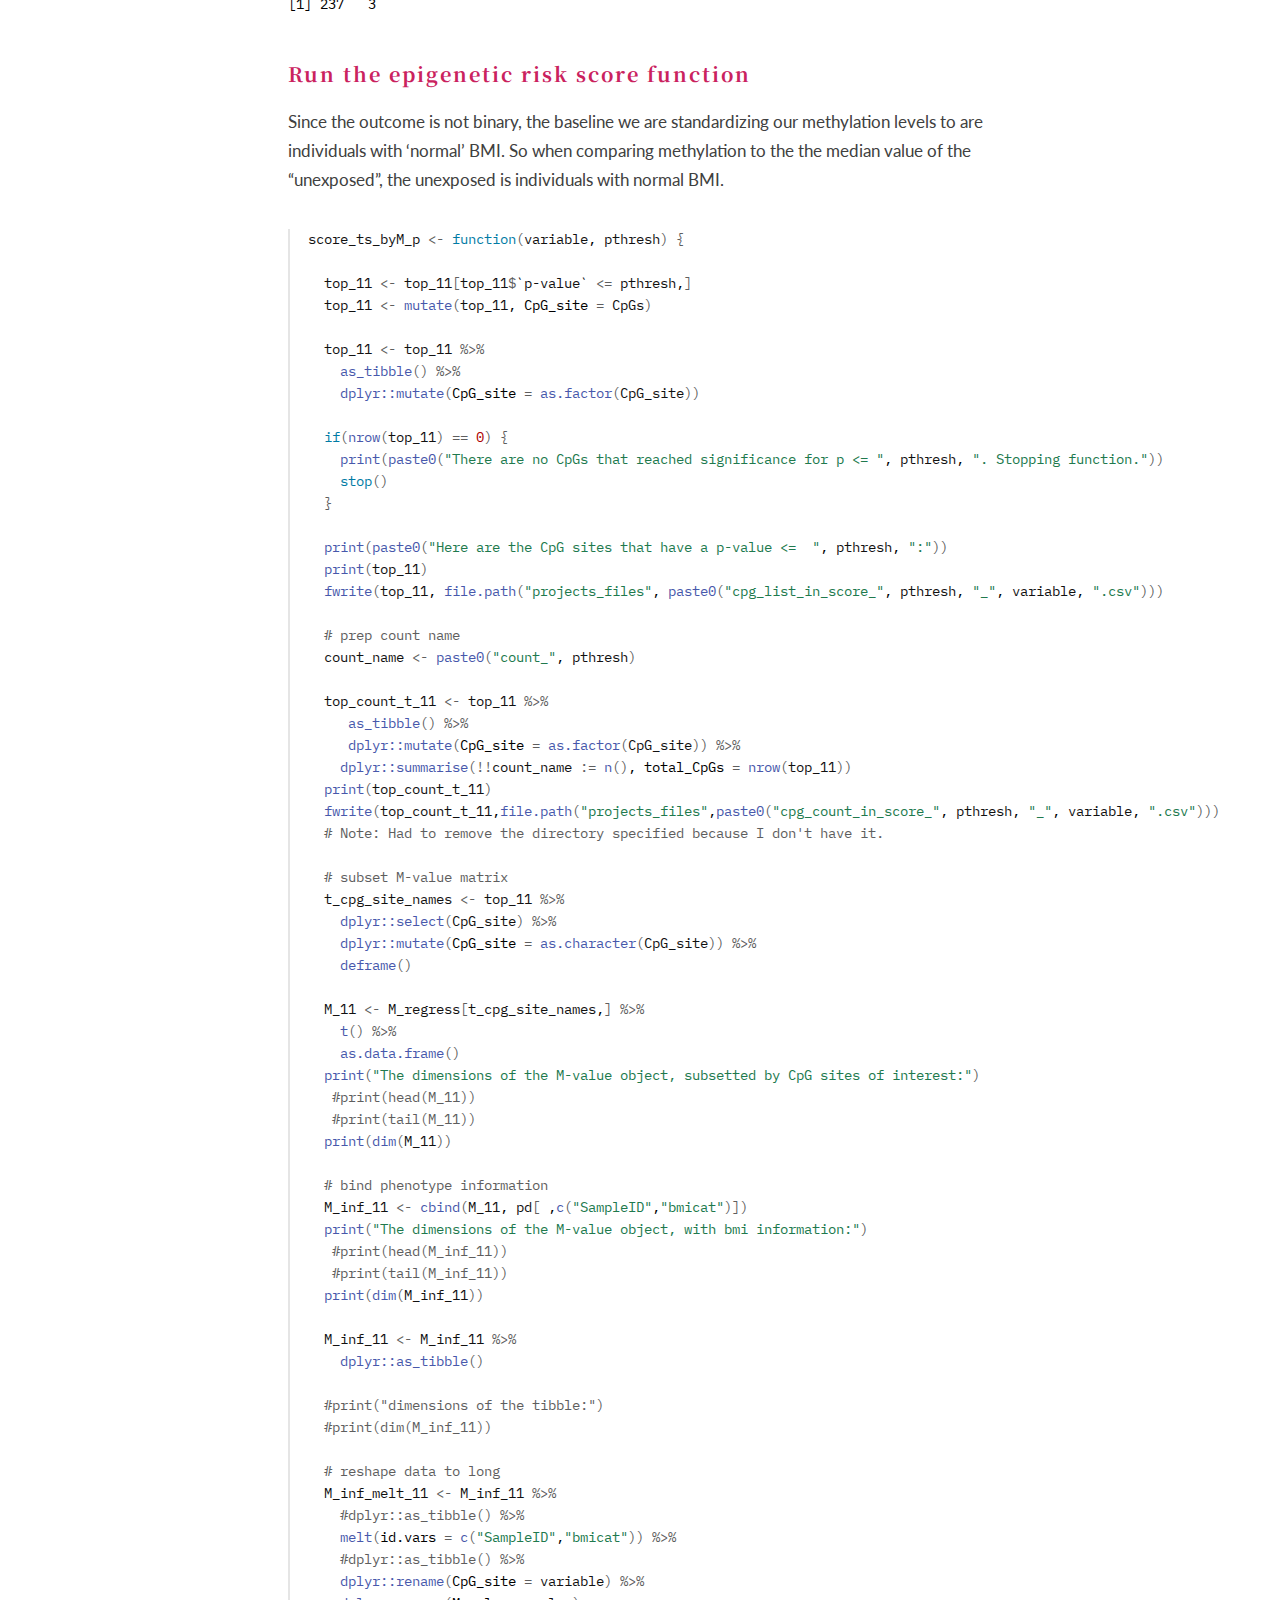
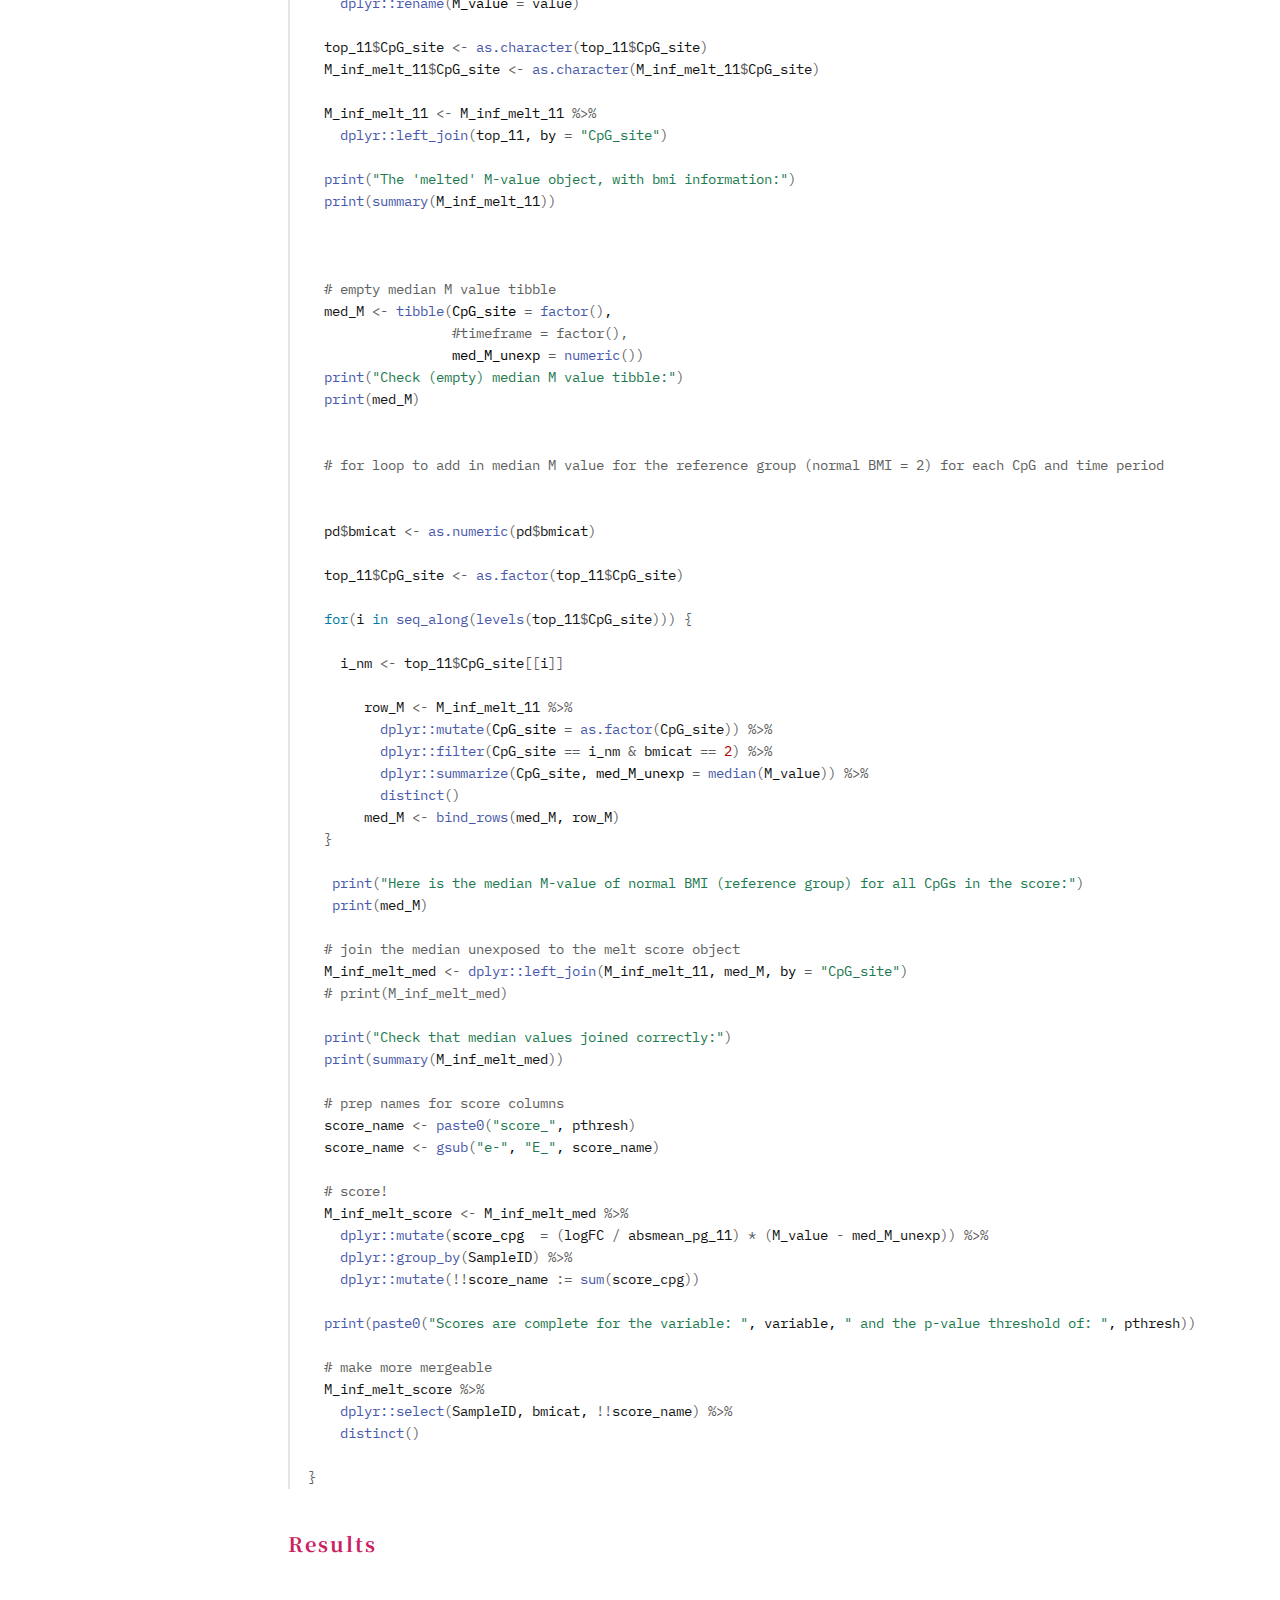
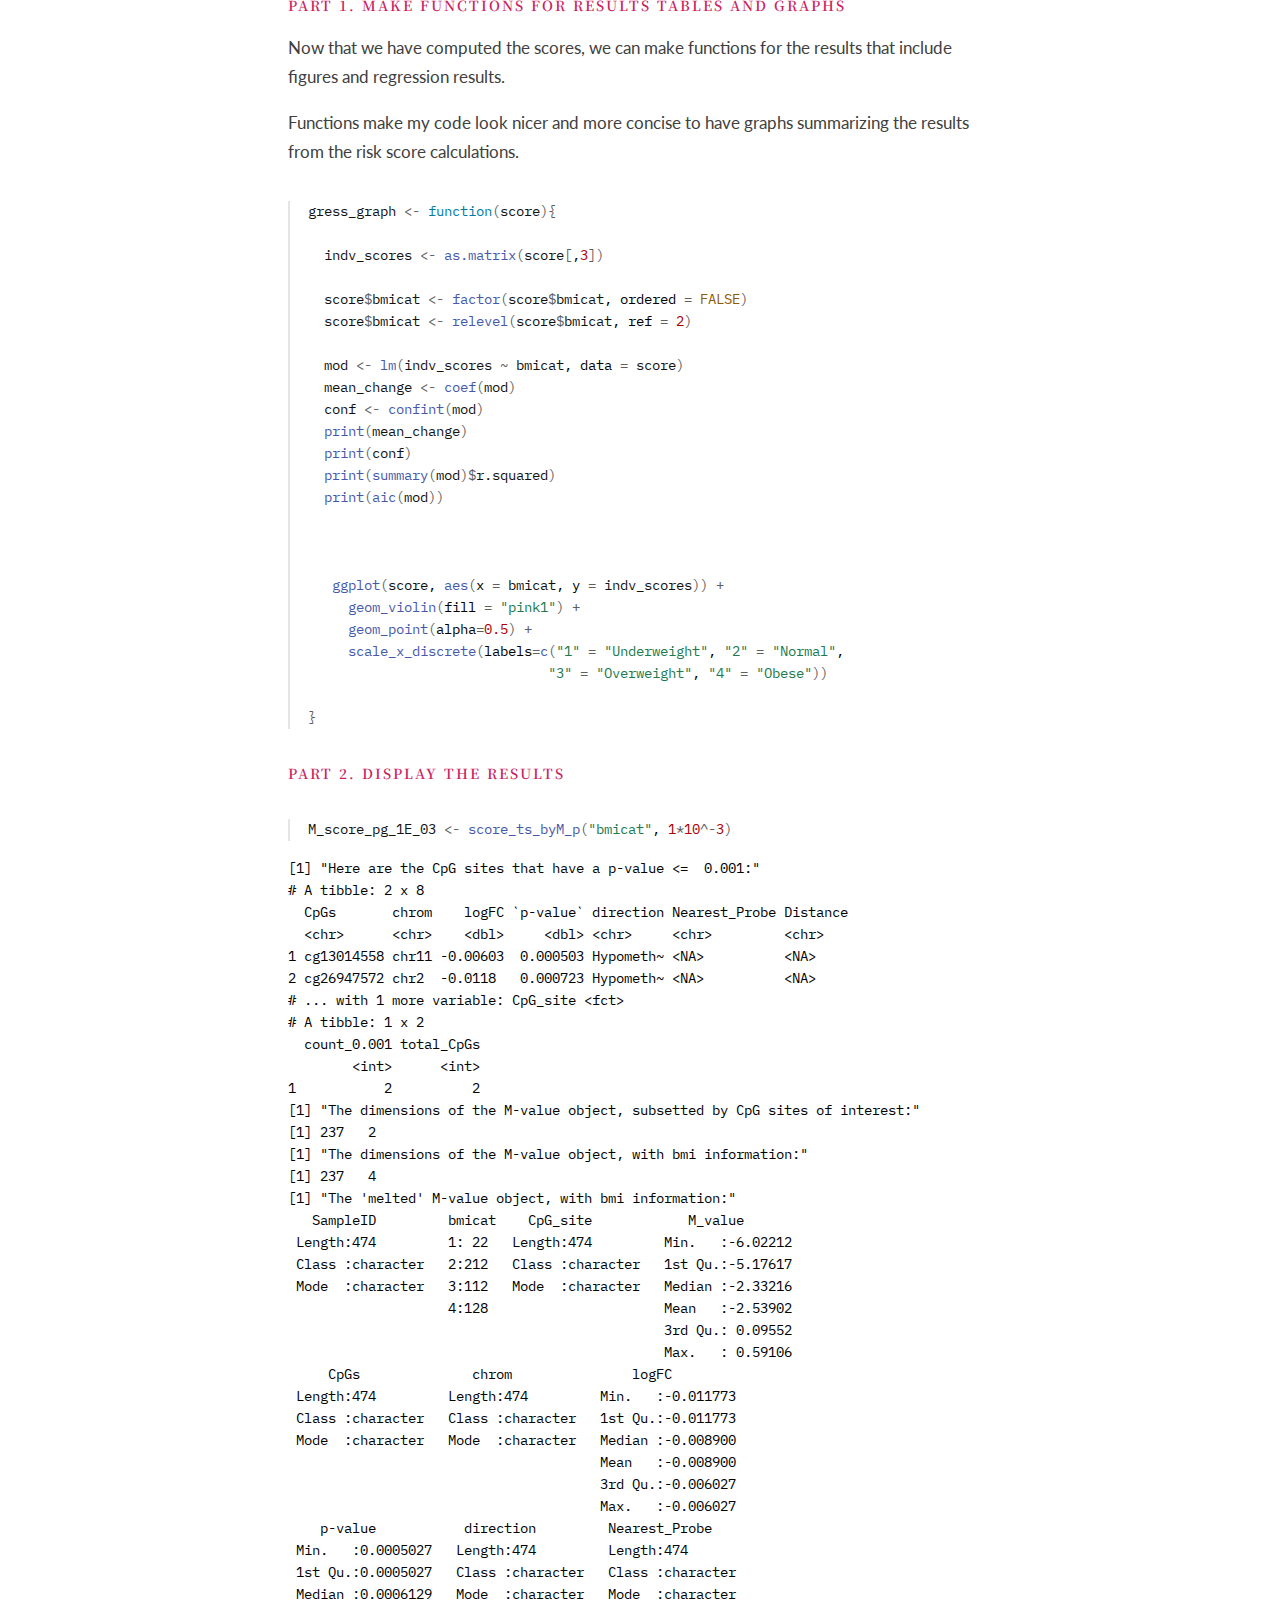
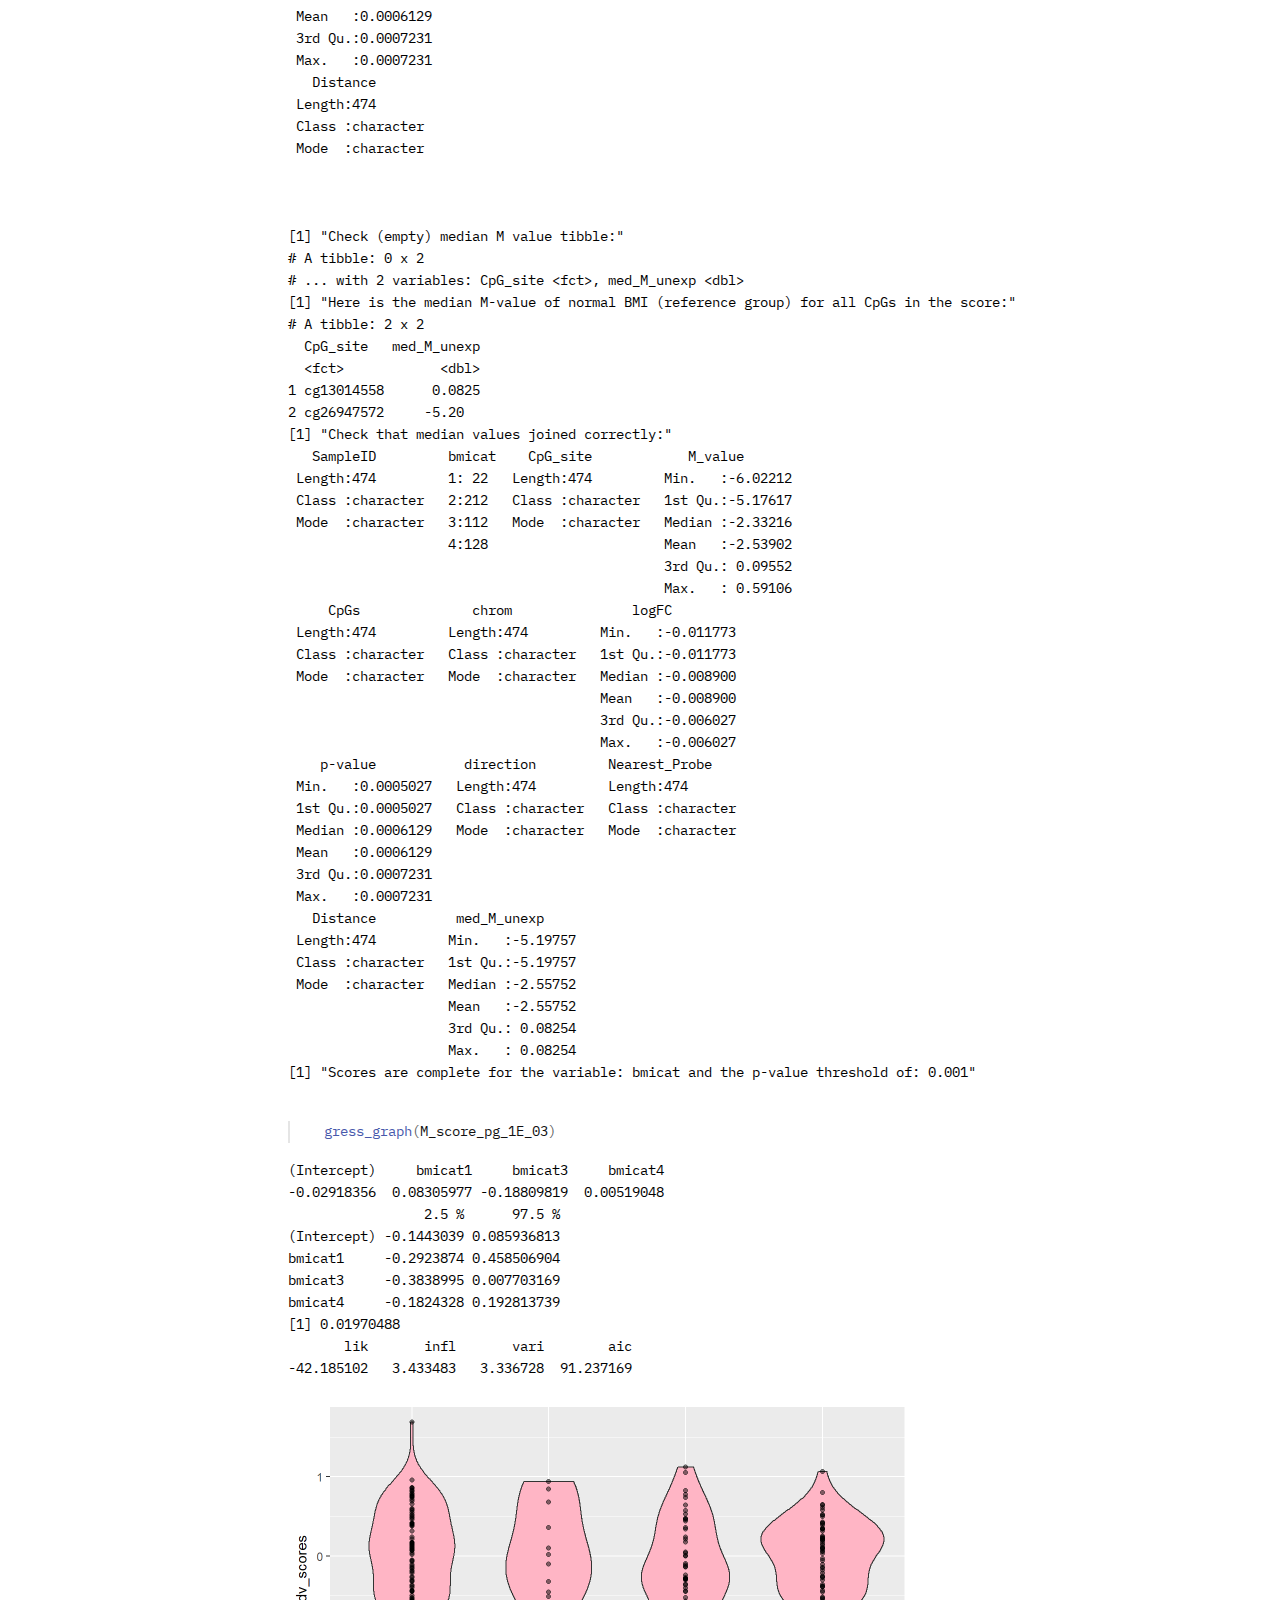
<file: docs/projects.html>
<!DOCTYPE html>

<html xmlns="http://www.w3.org/1999/xhtml" lang="" xml:lang="">

<head>
  <meta charset="utf-8"/>
  <meta name="viewport" content="width=device-width, initial-scale=1"/>
  <meta http-equiv="X-UA-Compatible" content="IE=Edge,chrome=1"/>
  <meta name="generator" content="distill" />

  <style type="text/css">
  /* Hide doc at startup (prevent jankiness while JS renders/transforms) */
  body {
    visibility: hidden;
  }
  </style>

 <!--radix_placeholder_import_source-->
 <!--/radix_placeholder_import_source-->

<style type="text/css">code{white-space: pre;}</style>
<style type="text/css" data-origin="pandoc">
pre > code.sourceCode { white-space: pre; position: relative; }
pre > code.sourceCode > span { display: inline-block; line-height: 1.25; }
pre > code.sourceCode > span:empty { height: 1.2em; }
.sourceCode { overflow: visible; }
code.sourceCode > span { color: inherit; text-decoration: inherit; }
div.sourceCode { margin: 1em 0; }
pre.sourceCode { margin: 0; }
@media screen {
div.sourceCode { overflow: auto; }
}
@media print {
pre > code.sourceCode { white-space: pre-wrap; }
pre > code.sourceCode > span { text-indent: -5em; padding-left: 5em; }
}
pre.numberSource code
  { counter-reset: source-line 0; }
pre.numberSource code > span
  { position: relative; left: -4em; counter-increment: source-line; }
pre.numberSource code > span > a:first-child::before
  { content: counter(source-line);
    position: relative; left: -1em; text-align: right; vertical-align: baseline;
    border: none; display: inline-block;
    -webkit-touch-callout: none; -webkit-user-select: none;
    -khtml-user-select: none; -moz-user-select: none;
    -ms-user-select: none; user-select: none;
    padding: 0 4px; width: 4em;
    color: #aaaaaa;
  }
pre.numberSource { margin-left: 3em; border-left: 1px solid #aaaaaa;  padding-left: 4px; }
div.sourceCode
  {   }
@media screen {
pre > code.sourceCode > span > a:first-child::before { text-decoration: underline; }
}
code span.al { color: #ad0000; } /* Alert */
code span.an { color: #5e5e5e; } /* Annotation */
code span.at { } /* Attribute */
code span.bn { color: #ad0000; } /* BaseN */
code span.bu { } /* BuiltIn */
code span.cf { color: #007ba5; } /* ControlFlow */
code span.ch { color: #20794d; } /* Char */
code span.cn { color: #8f5902; } /* Constant */
code span.co { color: #5e5e5e; } /* Comment */
code span.cv { color: #5e5e5e; font-style: italic; } /* CommentVar */
code span.do { color: #5e5e5e; font-style: italic; } /* Documentation */
code span.dt { color: #ad0000; } /* DataType */
code span.dv { color: #ad0000; } /* DecVal */
code span.er { color: #ad0000; } /* Error */
code span.ex { } /* Extension */
code span.fl { color: #ad0000; } /* Float */
code span.fu { color: #4758ab; } /* Function */
code span.im { } /* Import */
code span.in { color: #5e5e5e; } /* Information */
code span.kw { color: #007ba5; } /* Keyword */
code span.op { color: #5e5e5e; } /* Operator */
code span.ot { color: #007ba5; } /* Other */
code span.pp { color: #ad0000; } /* Preprocessor */
code span.sc { color: #5e5e5e; } /* SpecialChar */
code span.ss { color: #20794d; } /* SpecialString */
code span.st { color: #20794d; } /* String */
code span.va { color: #111111; } /* Variable */
code span.vs { color: #20794d; } /* VerbatimString */
code span.wa { color: #5e5e5e; font-style: italic; } /* Warning */
</style>


  <!--radix_placeholder_meta_tags-->
  <title>Meredith Palmore: Projects</title>

  <meta property="description" itemprop="description" content="My portfolio of data science projects"/>



  <!--  https://developers.facebook.com/docs/sharing/webmasters#markup -->
  <meta property="og:title" content="Meredith Palmore: Projects"/>
  <meta property="og:type" content="article"/>
  <meta property="og:description" content="My portfolio of data science projects"/>
  <meta property="og:locale" content="en_US"/>
  <meta property="og:site_name" content="Meredith Palmore"/>

  <!--  https://dev.twitter.com/cards/types/summary -->
  <meta property="twitter:card" content="summary"/>
  <meta property="twitter:title" content="Meredith Palmore: Projects"/>
  <meta property="twitter:description" content="My portfolio of data science projects"/>

  <!--/radix_placeholder_meta_tags-->
  <!--radix_placeholder_rmarkdown_metadata-->

  <script type="text/json" id="radix-rmarkdown-metadata">
  {"type":"list","attributes":{"names":{"type":"character","attributes":{},"value":["title","description","output"]}},"value":[{"type":"character","attributes":{},"value":["Projects"]},{"type":"character","attributes":{},"value":["My portfolio of data science projects\n"]},{"type":"list","attributes":{"names":{"type":"character","attributes":{},"value":["distill::distill_article"]}},"value":[{"type":"list","attributes":{"names":{"type":"character","attributes":{},"value":["toc","toc_float"]}},"value":[{"type":"logical","attributes":{},"value":[true]},{"type":"logical","attributes":{},"value":[true]}]}]}]}
  </script>
  <!--/radix_placeholder_rmarkdown_metadata-->
  <!--radix_placeholder_navigation_in_header-->
  <meta name="distill:offset" content=""/>

  <script type="application/javascript">

    window.headroom_prevent_pin = false;

    window.document.addEventListener("DOMContentLoaded", function (event) {

      // initialize headroom for banner
      var header = $('header').get(0);
      var headerHeight = header.offsetHeight;
      var headroom = new Headroom(header, {
        tolerance: 5,
        onPin : function() {
          if (window.headroom_prevent_pin) {
            window.headroom_prevent_pin = false;
            headroom.unpin();
          }
        }
      });
      headroom.init();
      if(window.location.hash)
        headroom.unpin();
      $(header).addClass('headroom--transition');

      // offset scroll location for banner on hash change
      // (see: https://github.com/WickyNilliams/headroom.js/issues/38)
      window.addEventListener("hashchange", function(event) {
        window.scrollTo(0, window.pageYOffset - (headerHeight + 25));
      });

      // responsive menu
      $('.distill-site-header').each(function(i, val) {
        var topnav = $(this);
        var toggle = topnav.find('.nav-toggle');
        toggle.on('click', function() {
          topnav.toggleClass('responsive');
        });
      });

      // nav dropdowns
      $('.nav-dropbtn').click(function(e) {
        $(this).next('.nav-dropdown-content').toggleClass('nav-dropdown-active');
        $(this).parent().siblings('.nav-dropdown')
           .children('.nav-dropdown-content').removeClass('nav-dropdown-active');
      });
      $("body").click(function(e){
        $('.nav-dropdown-content').removeClass('nav-dropdown-active');
      });
      $(".nav-dropdown").click(function(e){
        e.stopPropagation();
      });
    });
  </script>

  <style type="text/css">

  /* Theme (user-documented overrideables for nav appearance) */

  .distill-site-nav {
    color: rgba(255, 255, 255, 0.8);
    background-color: #0F2E3D;
    font-size: 15px;
    font-weight: 300;
  }

  .distill-site-nav a {
    color: inherit;
    text-decoration: none;
  }

  .distill-site-nav a:hover {
    color: white;
  }

  @media print {
    .distill-site-nav {
      display: none;
    }
  }

  .distill-site-header {

  }

  .distill-site-footer {

  }


  /* Site Header */

  .distill-site-header {
    width: 100%;
    box-sizing: border-box;
    z-index: 3;
  }

  .distill-site-header .nav-left {
    display: inline-block;
    margin-left: 8px;
  }

  @media screen and (max-width: 768px) {
    .distill-site-header .nav-left {
      margin-left: 0;
    }
  }


  .distill-site-header .nav-right {
    float: right;
    margin-right: 8px;
  }

  .distill-site-header a,
  .distill-site-header .title {
    display: inline-block;
    text-align: center;
    padding: 14px 10px 14px 10px;
  }

  .distill-site-header .title {
    font-size: 18px;
    min-width: 150px;
  }

  .distill-site-header .logo {
    padding: 0;
  }

  .distill-site-header .logo img {
    display: none;
    max-height: 20px;
    width: auto;
    margin-bottom: -4px;
  }

  .distill-site-header .nav-image img {
    max-height: 18px;
    width: auto;
    display: inline-block;
    margin-bottom: -3px;
  }



  @media screen and (min-width: 1000px) {
    .distill-site-header .logo img {
      display: inline-block;
    }
    .distill-site-header .nav-left {
      margin-left: 20px;
    }
    .distill-site-header .nav-right {
      margin-right: 20px;
    }
    .distill-site-header .title {
      padding-left: 12px;
    }
  }


  .distill-site-header .nav-toggle {
    display: none;
  }

  .nav-dropdown {
    display: inline-block;
    position: relative;
  }

  .nav-dropdown .nav-dropbtn {
    border: none;
    outline: none;
    color: rgba(255, 255, 255, 0.8);
    padding: 16px 10px;
    background-color: transparent;
    font-family: inherit;
    font-size: inherit;
    font-weight: inherit;
    margin: 0;
    margin-top: 1px;
    z-index: 2;
  }

  .nav-dropdown-content {
    display: none;
    position: absolute;
    background-color: white;
    min-width: 200px;
    border: 1px solid rgba(0,0,0,0.15);
    border-radius: 4px;
    box-shadow: 0px 8px 16px 0px rgba(0,0,0,0.1);
    z-index: 1;
    margin-top: 2px;
    white-space: nowrap;
    padding-top: 4px;
    padding-bottom: 4px;
  }

  .nav-dropdown-content hr {
    margin-top: 4px;
    margin-bottom: 4px;
    border: none;
    border-bottom: 1px solid rgba(0, 0, 0, 0.1);
  }

  .nav-dropdown-active {
    display: block;
  }

  .nav-dropdown-content a, .nav-dropdown-content .nav-dropdown-header {
    color: black;
    padding: 6px 24px;
    text-decoration: none;
    display: block;
    text-align: left;
  }

  .nav-dropdown-content .nav-dropdown-header {
    display: block;
    padding: 5px 24px;
    padding-bottom: 0;
    text-transform: uppercase;
    font-size: 14px;
    color: #999999;
    white-space: nowrap;
  }

  .nav-dropdown:hover .nav-dropbtn {
    color: white;
  }

  .nav-dropdown-content a:hover {
    background-color: #ddd;
    color: black;
  }

  .nav-right .nav-dropdown-content {
    margin-left: -45%;
    right: 0;
  }

  @media screen and (max-width: 768px) {
    .distill-site-header a, .distill-site-header .nav-dropdown  {display: none;}
    .distill-site-header a.nav-toggle {
      float: right;
      display: block;
    }
    .distill-site-header .title {
      margin-left: 0;
    }
    .distill-site-header .nav-right {
      margin-right: 0;
    }
    .distill-site-header {
      overflow: hidden;
    }
    .nav-right .nav-dropdown-content {
      margin-left: 0;
    }
  }


  @media screen and (max-width: 768px) {
    .distill-site-header.responsive {position: relative; min-height: 500px; }
    .distill-site-header.responsive a.nav-toggle {
      position: absolute;
      right: 0;
      top: 0;
    }
    .distill-site-header.responsive a,
    .distill-site-header.responsive .nav-dropdown {
      display: block;
      text-align: left;
    }
    .distill-site-header.responsive .nav-left,
    .distill-site-header.responsive .nav-right {
      width: 100%;
    }
    .distill-site-header.responsive .nav-dropdown {float: none;}
    .distill-site-header.responsive .nav-dropdown-content {position: relative;}
    .distill-site-header.responsive .nav-dropdown .nav-dropbtn {
      display: block;
      width: 100%;
      text-align: left;
    }
  }

  /* Site Footer */

  .distill-site-footer {
    width: 100%;
    overflow: hidden;
    box-sizing: border-box;
    z-index: 3;
    margin-top: 30px;
    padding-top: 30px;
    padding-bottom: 30px;
    text-align: center;
  }

  /* Headroom */

  d-title {
    padding-top: 6rem;
  }

  @media print {
    d-title {
      padding-top: 4rem;
    }
  }

  .headroom {
    z-index: 1000;
    position: fixed;
    top: 0;
    left: 0;
    right: 0;
  }

  .headroom--transition {
    transition: all .4s ease-in-out;
  }

  .headroom--unpinned {
    top: -100px;
  }

  .headroom--pinned {
    top: 0;
  }

  /* adjust viewport for navbar height */
  /* helps vertically center bootstrap (non-distill) content */
  .min-vh-100 {
    min-height: calc(100vh - 100px) !important;
  }

  </style>

  <script src="site_libs/jquery-3.6.0/jquery-3.6.0.min.js"></script>
  <link href="site_libs/font-awesome-5.1.0/css/all.css" rel="stylesheet"/>
  <link href="site_libs/font-awesome-5.1.0/css/v4-shims.css" rel="stylesheet"/>
  <script src="site_libs/headroom-0.9.4/headroom.min.js"></script>
  <script src="site_libs/autocomplete-0.37.1/autocomplete.min.js"></script>
  <script src="site_libs/fuse-6.4.1/fuse.min.js"></script>

  <script type="application/javascript">

  function getMeta(metaName) {
    var metas = document.getElementsByTagName('meta');
    for (let i = 0; i < metas.length; i++) {
      if (metas[i].getAttribute('name') === metaName) {
        return metas[i].getAttribute('content');
      }
    }
    return '';
  }

  function offsetURL(url) {
    var offset = getMeta('distill:offset');
    return offset ? offset + '/' + url : url;
  }

  function createFuseIndex() {

    // create fuse index
    var options = {
      keys: [
        { name: 'title', weight: 20 },
        { name: 'categories', weight: 15 },
        { name: 'description', weight: 10 },
        { name: 'contents', weight: 5 },
      ],
      ignoreLocation: true,
      threshold: 0
    };
    var fuse = new window.Fuse([], options);

    // fetch the main search.json
    return fetch(offsetURL('search.json'))
      .then(function(response) {
        if (response.status == 200) {
          return response.json().then(function(json) {
            // index main articles
            json.articles.forEach(function(article) {
              fuse.add(article);
            });
            // download collections and index their articles
            return Promise.all(json.collections.map(function(collection) {
              return fetch(offsetURL(collection)).then(function(response) {
                if (response.status === 200) {
                  return response.json().then(function(articles) {
                    articles.forEach(function(article) {
                      fuse.add(article);
                    });
                  })
                } else {
                  return Promise.reject(
                    new Error('Unexpected status from search index request: ' +
                              response.status)
                  );
                }
              });
            })).then(function() {
              return fuse;
            });
          });

        } else {
          return Promise.reject(
            new Error('Unexpected status from search index request: ' +
                        response.status)
          );
        }
      });
  }

  window.document.addEventListener("DOMContentLoaded", function (event) {

    // get search element (bail if we don't have one)
    var searchEl = window.document.getElementById('distill-search');
    if (!searchEl)
      return;

    createFuseIndex()
      .then(function(fuse) {

        // make search box visible
        searchEl.classList.remove('hidden');

        // initialize autocomplete
        var options = {
          autoselect: true,
          hint: false,
          minLength: 2,
        };
        window.autocomplete(searchEl, options, [{
          source: function(query, callback) {
            const searchOptions = {
              isCaseSensitive: false,
              shouldSort: true,
              minMatchCharLength: 2,
              limit: 10,
            };
            var results = fuse.search(query, searchOptions);
            callback(results
              .map(function(result) { return result.item; })
            );
          },
          templates: {
            suggestion: function(suggestion) {
              var img = suggestion.preview && Object.keys(suggestion.preview).length > 0
                ? `<img src="${offsetURL(suggestion.preview)}"</img>`
                : '';
              var html = `
                <div class="search-item">
                  <h3>${suggestion.title}</h3>
                  <div class="search-item-description">
                    ${suggestion.description || ''}
                  </div>
                  <div class="search-item-preview">
                    ${img}
                  </div>
                </div>
              `;
              return html;
            }
          }
        }]).on('autocomplete:selected', function(event, suggestion) {
          window.location.href = offsetURL(suggestion.path);
        });
        // remove inline display style on autocompleter (we want to
        // manage responsive display via css)
        $('.algolia-autocomplete').css("display", "");
      })
      .catch(function(error) {
        console.log(error);
      });

  });

  </script>

  <style type="text/css">

  .nav-search {
    font-size: x-small;
  }

  /* Algolioa Autocomplete */

  .algolia-autocomplete {
    display: inline-block;
    margin-left: 10px;
    vertical-align: sub;
    background-color: white;
    color: black;
    padding: 6px;
    padding-top: 8px;
    padding-bottom: 0;
    border-radius: 6px;
    border: 1px #0F2E3D solid;
    width: 180px;
  }


  @media screen and (max-width: 768px) {
    .distill-site-nav .algolia-autocomplete {
      display: none;
      visibility: hidden;
    }
    .distill-site-nav.responsive .algolia-autocomplete {
      display: inline-block;
      visibility: visible;
    }
    .distill-site-nav.responsive .algolia-autocomplete .aa-dropdown-menu {
      margin-left: 0;
      width: 400px;
      max-height: 400px;
    }
  }

  .algolia-autocomplete .aa-input, .algolia-autocomplete .aa-hint {
    width: 90%;
    outline: none;
    border: none;
  }

  .algolia-autocomplete .aa-hint {
    color: #999;
  }
  .algolia-autocomplete .aa-dropdown-menu {
    width: 550px;
    max-height: 70vh;
    overflow-x: visible;
    overflow-y: scroll;
    padding: 5px;
    margin-top: 3px;
    margin-left: -150px;
    background-color: #fff;
    border-radius: 5px;
    border: 1px solid #999;
    border-top: none;
  }

  .algolia-autocomplete .aa-dropdown-menu .aa-suggestion {
    cursor: pointer;
    padding: 5px 4px;
    border-bottom: 1px solid #eee;
  }

  .algolia-autocomplete .aa-dropdown-menu .aa-suggestion:last-of-type {
    border-bottom: none;
    margin-bottom: 2px;
  }

  .algolia-autocomplete .aa-dropdown-menu .aa-suggestion .search-item {
    overflow: hidden;
    font-size: 0.8em;
    line-height: 1.4em;
  }

  .algolia-autocomplete .aa-dropdown-menu .aa-suggestion .search-item h3 {
    font-size: 1rem;
    margin-block-start: 0;
    margin-block-end: 5px;
  }

  .algolia-autocomplete .aa-dropdown-menu .aa-suggestion .search-item-description {
    display: inline-block;
    overflow: hidden;
    height: 2.8em;
    width: 80%;
    margin-right: 4%;
  }

  .algolia-autocomplete .aa-dropdown-menu .aa-suggestion .search-item-preview {
    display: inline-block;
    width: 15%;
  }

  .algolia-autocomplete .aa-dropdown-menu .aa-suggestion .search-item-preview img {
    height: 3em;
    width: auto;
    display: none;
  }

  .algolia-autocomplete .aa-dropdown-menu .aa-suggestion .search-item-preview img[src] {
    display: initial;
  }

  .algolia-autocomplete .aa-dropdown-menu .aa-suggestion.aa-cursor {
    background-color: #eee;
  }
  .algolia-autocomplete .aa-dropdown-menu .aa-suggestion em {
    font-weight: bold;
    font-style: normal;
  }

  </style>


  <!--/radix_placeholder_navigation_in_header-->
  <!--radix_placeholder_distill-->

  <style type="text/css">

  body {
    background-color: white;
  }

  .pandoc-table {
    width: 100%;
  }

  .pandoc-table>caption {
    margin-bottom: 10px;
  }

  .pandoc-table th:not([align]) {
    text-align: left;
  }

  .pagedtable-footer {
    font-size: 15px;
  }

  d-byline .byline {
    grid-template-columns: 2fr 2fr;
  }

  d-byline .byline h3 {
    margin-block-start: 1.5em;
  }

  d-byline .byline .authors-affiliations h3 {
    margin-block-start: 0.5em;
  }

  .authors-affiliations .orcid-id {
    width: 16px;
    height:16px;
    margin-left: 4px;
    margin-right: 4px;
    vertical-align: middle;
    padding-bottom: 2px;
  }

  d-title .dt-tags {
    margin-top: 1em;
    grid-column: text;
  }

  .dt-tags .dt-tag {
    text-decoration: none;
    display: inline-block;
    color: rgba(0,0,0,0.6);
    padding: 0em 0.4em;
    margin-right: 0.5em;
    margin-bottom: 0.4em;
    font-size: 70%;
    border: 1px solid rgba(0,0,0,0.2);
    border-radius: 3px;
    text-transform: uppercase;
    font-weight: 500;
  }

  d-article table.gt_table td,
  d-article table.gt_table th {
    border-bottom: none;
  }

  .html-widget {
    margin-bottom: 2.0em;
  }

  .l-screen-inset {
    padding-right: 16px;
  }

  .l-screen .caption {
    margin-left: 10px;
  }

  .shaded {
    background: rgb(247, 247, 247);
    padding-top: 20px;
    padding-bottom: 20px;
    border-top: 1px solid rgba(0, 0, 0, 0.1);
    border-bottom: 1px solid rgba(0, 0, 0, 0.1);
  }

  .shaded .html-widget {
    margin-bottom: 0;
    border: 1px solid rgba(0, 0, 0, 0.1);
  }

  .shaded .shaded-content {
    background: white;
  }

  .text-output {
    margin-top: 0;
    line-height: 1.5em;
  }

  .hidden {
    display: none !important;
  }

  d-article {
    padding-top: 2.5rem;
    padding-bottom: 30px;
  }

  d-appendix {
    padding-top: 30px;
  }

  d-article>p>img {
    width: 100%;
  }

  d-article h2 {
    margin: 1rem 0 1.5rem 0;
  }

  d-article h3 {
    margin-top: 1.5rem;
  }

  d-article iframe {
    border: 1px solid rgba(0, 0, 0, 0.1);
    margin-bottom: 2.0em;
    width: 100%;
  }

  /* Tweak code blocks */

  d-article div.sourceCode code,
  d-article pre code {
    font-family: Consolas, Monaco, 'Andale Mono', 'Ubuntu Mono', monospace;
  }

  d-article pre,
  d-article div.sourceCode,
  d-article div.sourceCode pre {
    overflow: auto;
  }

  d-article div.sourceCode {
    background-color: white;
  }

  d-article div.sourceCode pre {
    padding-left: 10px;
    font-size: 12px;
    border-left: 2px solid rgba(0,0,0,0.1);
  }

  d-article pre {
    font-size: 12px;
    color: black;
    background: none;
    margin-top: 0;
    text-align: left;
    white-space: pre;
    word-spacing: normal;
    word-break: normal;
    word-wrap: normal;
    line-height: 1.5;

    -moz-tab-size: 4;
    -o-tab-size: 4;
    tab-size: 4;

    -webkit-hyphens: none;
    -moz-hyphens: none;
    -ms-hyphens: none;
    hyphens: none;
  }

  d-article pre a {
    border-bottom: none;
  }

  d-article pre a:hover {
    border-bottom: none;
    text-decoration: underline;
  }

  d-article details {
    grid-column: text;
    margin-bottom: 0.8em;
  }

  @media(min-width: 768px) {

  d-article pre,
  d-article div.sourceCode,
  d-article div.sourceCode pre {
    overflow: visible !important;
  }

  d-article div.sourceCode pre {
    padding-left: 18px;
    font-size: 14px;
  }

  d-article pre {
    font-size: 14px;
  }

  }

  figure img.external {
    background: white;
    border: 1px solid rgba(0, 0, 0, 0.1);
    box-shadow: 0 1px 8px rgba(0, 0, 0, 0.1);
    padding: 18px;
    box-sizing: border-box;
  }

  /* CSS for d-contents */

  .d-contents {
    grid-column: text;
    color: rgba(0,0,0,0.8);
    font-size: 0.9em;
    padding-bottom: 1em;
    margin-bottom: 1em;
    padding-bottom: 0.5em;
    margin-bottom: 1em;
    padding-left: 0.25em;
    justify-self: start;
  }

  @media(min-width: 1000px) {
    .d-contents.d-contents-float {
      height: 0;
      grid-column-start: 1;
      grid-column-end: 4;
      justify-self: center;
      padding-right: 3em;
      padding-left: 2em;
    }
  }

  .d-contents nav h3 {
    font-size: 18px;
    margin-top: 0;
    margin-bottom: 1em;
  }

  .d-contents li {
    list-style-type: none
  }

  .d-contents nav > ul {
    padding-left: 0;
  }

  .d-contents ul {
    padding-left: 1em
  }

  .d-contents nav ul li {
    margin-top: 0.6em;
    margin-bottom: 0.2em;
  }

  .d-contents nav a {
    font-size: 13px;
    border-bottom: none;
    text-decoration: none
    color: rgba(0, 0, 0, 0.8);
  }

  .d-contents nav a:hover {
    text-decoration: underline solid rgba(0, 0, 0, 0.6)
  }

  .d-contents nav > ul > li > a {
    font-weight: 600;
  }

  .d-contents nav > ul > li > ul {
    font-weight: inherit;
  }

  .d-contents nav > ul > li > ul > li {
    margin-top: 0.2em;
  }


  .d-contents nav ul {
    margin-top: 0;
    margin-bottom: 0.25em;
  }

  .d-article-with-toc h2:nth-child(2) {
    margin-top: 0;
  }


  /* Figure */

  .figure {
    position: relative;
    margin-bottom: 2.5em;
    margin-top: 1.5em;
  }

  .figure img {
    width: 100%;
  }

  .figure .caption {
    color: rgba(0, 0, 0, 0.6);
    font-size: 12px;
    line-height: 1.5em;
  }

  .figure img.external {
    background: white;
    border: 1px solid rgba(0, 0, 0, 0.1);
    box-shadow: 0 1px 8px rgba(0, 0, 0, 0.1);
    padding: 18px;
    box-sizing: border-box;
  }

  .figure .caption a {
    color: rgba(0, 0, 0, 0.6);
  }

  .figure .caption b,
  .figure .caption strong, {
    font-weight: 600;
    color: rgba(0, 0, 0, 1.0);
  }

  /* Citations */

  d-article .citation {
    color: inherit;
    cursor: inherit;
  }

  div.hanging-indent{
    margin-left: 1em; text-indent: -1em;
  }

  /* Citation hover box */

  .tippy-box[data-theme~=light-border] {
    background-color: rgba(250, 250, 250, 0.95);
  }

  .tippy-content > p {
    margin-bottom: 0;
    padding: 2px;
  }


  /* Tweak 1000px media break to show more text */

  @media(min-width: 1000px) {
    .base-grid,
    distill-header,
    d-title,
    d-abstract,
    d-article,
    d-appendix,
    distill-appendix,
    d-byline,
    d-footnote-list,
    d-citation-list,
    distill-footer {
      grid-template-columns: [screen-start] 1fr [page-start kicker-start] 80px [middle-start] 50px [text-start kicker-end] 65px 65px 65px 65px 65px 65px 65px 65px [text-end gutter-start] 65px [middle-end] 65px [page-end gutter-end] 1fr [screen-end];
      grid-column-gap: 16px;
    }

    .grid {
      grid-column-gap: 16px;
    }

    d-article {
      font-size: 1.06rem;
      line-height: 1.7em;
    }
    figure .caption, .figure .caption, figure figcaption {
      font-size: 13px;
    }
  }

  @media(min-width: 1180px) {
    .base-grid,
    distill-header,
    d-title,
    d-abstract,
    d-article,
    d-appendix,
    distill-appendix,
    d-byline,
    d-footnote-list,
    d-citation-list,
    distill-footer {
      grid-template-columns: [screen-start] 1fr [page-start kicker-start] 60px [middle-start] 60px [text-start kicker-end] 60px 60px 60px 60px 60px 60px 60px 60px [text-end gutter-start] 60px [middle-end] 60px [page-end gutter-end] 1fr [screen-end];
      grid-column-gap: 32px;
    }

    .grid {
      grid-column-gap: 32px;
    }
  }


  /* Get the citation styles for the appendix (not auto-injected on render since
     we do our own rendering of the citation appendix) */

  d-appendix .citation-appendix,
  .d-appendix .citation-appendix {
    font-size: 11px;
    line-height: 15px;
    border-left: 1px solid rgba(0, 0, 0, 0.1);
    padding-left: 18px;
    border: 1px solid rgba(0,0,0,0.1);
    background: rgba(0, 0, 0, 0.02);
    padding: 10px 18px;
    border-radius: 3px;
    color: rgba(150, 150, 150, 1);
    overflow: hidden;
    margin-top: -12px;
    white-space: pre-wrap;
    word-wrap: break-word;
  }

  /* Include appendix styles here so they can be overridden */

  d-appendix {
    contain: layout style;
    font-size: 0.8em;
    line-height: 1.7em;
    margin-top: 60px;
    margin-bottom: 0;
    border-top: 1px solid rgba(0, 0, 0, 0.1);
    color: rgba(0,0,0,0.5);
    padding-top: 60px;
    padding-bottom: 48px;
  }

  d-appendix h3 {
    grid-column: page-start / text-start;
    font-size: 15px;
    font-weight: 500;
    margin-top: 1em;
    margin-bottom: 0;
    color: rgba(0,0,0,0.65);
  }

  d-appendix h3 + * {
    margin-top: 1em;
  }

  d-appendix ol {
    padding: 0 0 0 15px;
  }

  @media (min-width: 768px) {
    d-appendix ol {
      padding: 0 0 0 30px;
      margin-left: -30px;
    }
  }

  d-appendix li {
    margin-bottom: 1em;
  }

  d-appendix a {
    color: rgba(0, 0, 0, 0.6);
  }

  d-appendix > * {
    grid-column: text;
  }

  d-appendix > d-footnote-list,
  d-appendix > d-citation-list,
  d-appendix > distill-appendix {
    grid-column: screen;
  }

  /* Include footnote styles here so they can be overridden */

  d-footnote-list {
    contain: layout style;
  }

  d-footnote-list > * {
    grid-column: text;
  }

  d-footnote-list a.footnote-backlink {
    color: rgba(0,0,0,0.3);
    padding-left: 0.5em;
  }



  /* Anchor.js */

  .anchorjs-link {
    /*transition: all .25s linear; */
    text-decoration: none;
    border-bottom: none;
  }
  *:hover > .anchorjs-link {
    margin-left: -1.125em !important;
    text-decoration: none;
    border-bottom: none;
  }

  /* Social footer */

  .social_footer {
    margin-top: 30px;
    margin-bottom: 0;
    color: rgba(0,0,0,0.67);
  }

  .disqus-comments {
    margin-right: 30px;
  }

  .disqus-comment-count {
    border-bottom: 1px solid rgba(0, 0, 0, 0.4);
    cursor: pointer;
  }

  #disqus_thread {
    margin-top: 30px;
  }

  .article-sharing a {
    border-bottom: none;
    margin-right: 8px;
  }

  .article-sharing a:hover {
    border-bottom: none;
  }

  .sidebar-section.subscribe {
    font-size: 12px;
    line-height: 1.6em;
  }

  .subscribe p {
    margin-bottom: 0.5em;
  }


  .article-footer .subscribe {
    font-size: 15px;
    margin-top: 45px;
  }


  .sidebar-section.custom {
    font-size: 12px;
    line-height: 1.6em;
  }

  .custom p {
    margin-bottom: 0.5em;
  }

  /* Styles for listing layout (hide title) */
  .layout-listing d-title, .layout-listing .d-title {
    display: none;
  }

  /* Styles for posts lists (not auto-injected) */


  .posts-with-sidebar {
    padding-left: 45px;
    padding-right: 45px;
  }

  .posts-list .description h2,
  .posts-list .description p {
    font-family: -apple-system, BlinkMacSystemFont, "Segoe UI", Roboto, Oxygen, Ubuntu, Cantarell, "Fira Sans", "Droid Sans", "Helvetica Neue", Arial, sans-serif;
  }

  .posts-list .description h2 {
    font-weight: 700;
    border-bottom: none;
    padding-bottom: 0;
  }

  .posts-list h2.post-tag {
    border-bottom: 1px solid rgba(0, 0, 0, 0.2);
    padding-bottom: 12px;
  }
  .posts-list {
    margin-top: 60px;
    margin-bottom: 24px;
  }

  .posts-list .post-preview {
    text-decoration: none;
    overflow: hidden;
    display: block;
    border-bottom: 1px solid rgba(0, 0, 0, 0.1);
    padding: 24px 0;
  }

  .post-preview-last {
    border-bottom: none !important;
  }

  .posts-list .posts-list-caption {
    grid-column: screen;
    font-weight: 400;
  }

  .posts-list .post-preview h2 {
    margin: 0 0 6px 0;
    line-height: 1.2em;
    font-style: normal;
    font-size: 24px;
  }

  .posts-list .post-preview p {
    margin: 0 0 12px 0;
    line-height: 1.4em;
    font-size: 16px;
  }

  .posts-list .post-preview .thumbnail {
    box-sizing: border-box;
    margin-bottom: 24px;
    position: relative;
    max-width: 500px;
  }
  .posts-list .post-preview img {
    width: 100%;
    display: block;
  }

  .posts-list .metadata {
    font-size: 12px;
    line-height: 1.4em;
    margin-bottom: 18px;
  }

  .posts-list .metadata > * {
    display: inline-block;
  }

  .posts-list .metadata .publishedDate {
    margin-right: 2em;
  }

  .posts-list .metadata .dt-authors {
    display: block;
    margin-top: 0.3em;
    margin-right: 2em;
  }

  .posts-list .dt-tags {
    display: block;
    line-height: 1em;
  }

  .posts-list .dt-tags .dt-tag {
    display: inline-block;
    color: rgba(0,0,0,0.6);
    padding: 0.3em 0.4em;
    margin-right: 0.2em;
    margin-bottom: 0.4em;
    font-size: 60%;
    border: 1px solid rgba(0,0,0,0.2);
    border-radius: 3px;
    text-transform: uppercase;
    font-weight: 500;
  }

  .posts-list img {
    opacity: 1;
  }

  .posts-list img[data-src] {
    opacity: 0;
  }

  .posts-more {
    clear: both;
  }


  .posts-sidebar {
    font-size: 16px;
  }

  .posts-sidebar h3 {
    font-size: 16px;
    margin-top: 0;
    margin-bottom: 0.5em;
    font-weight: 400;
    text-transform: uppercase;
  }

  .sidebar-section {
    margin-bottom: 30px;
  }

  .categories ul {
    list-style-type: none;
    margin: 0;
    padding: 0;
  }

  .categories li {
    color: rgba(0, 0, 0, 0.8);
    margin-bottom: 0;
  }

  .categories li>a {
    border-bottom: none;
  }

  .categories li>a:hover {
    border-bottom: 1px solid rgba(0, 0, 0, 0.4);
  }

  .categories .active {
    font-weight: 600;
  }

  .categories .category-count {
    color: rgba(0, 0, 0, 0.4);
  }


  @media(min-width: 768px) {
    .posts-list .post-preview h2 {
      font-size: 26px;
    }
    .posts-list .post-preview .thumbnail {
      float: right;
      width: 30%;
      margin-bottom: 0;
    }
    .posts-list .post-preview .description {
      float: left;
      width: 45%;
    }
    .posts-list .post-preview .metadata {
      float: left;
      width: 20%;
      margin-top: 8px;
    }
    .posts-list .post-preview p {
      margin: 0 0 12px 0;
      line-height: 1.5em;
      font-size: 16px;
    }
    .posts-with-sidebar .posts-list {
      float: left;
      width: 75%;
    }
    .posts-with-sidebar .posts-sidebar {
      float: right;
      width: 20%;
      margin-top: 60px;
      padding-top: 24px;
      padding-bottom: 24px;
    }
  }


  /* Improve display for browsers without grid (IE/Edge <= 15) */

  .downlevel {
    line-height: 1.6em;
    font-family: -apple-system, BlinkMacSystemFont, "Segoe UI", Roboto, Oxygen, Ubuntu, Cantarell, "Fira Sans", "Droid Sans", "Helvetica Neue", Arial, sans-serif;
    margin: 0;
  }

  .downlevel .d-title {
    padding-top: 6rem;
    padding-bottom: 1.5rem;
  }

  .downlevel .d-title h1 {
    font-size: 50px;
    font-weight: 700;
    line-height: 1.1em;
    margin: 0 0 0.5rem;
  }

  .downlevel .d-title p {
    font-weight: 300;
    font-size: 1.2rem;
    line-height: 1.55em;
    margin-top: 0;
  }

  .downlevel .d-byline {
    padding-top: 0.8em;
    padding-bottom: 0.8em;
    font-size: 0.8rem;
    line-height: 1.8em;
  }

  .downlevel .section-separator {
    border: none;
    border-top: 1px solid rgba(0, 0, 0, 0.1);
  }

  .downlevel .d-article {
    font-size: 1.06rem;
    line-height: 1.7em;
    padding-top: 1rem;
    padding-bottom: 2rem;
  }


  .downlevel .d-appendix {
    padding-left: 0;
    padding-right: 0;
    max-width: none;
    font-size: 0.8em;
    line-height: 1.7em;
    margin-bottom: 0;
    color: rgba(0,0,0,0.5);
    padding-top: 40px;
    padding-bottom: 48px;
  }

  .downlevel .footnotes ol {
    padding-left: 13px;
  }

  .downlevel .base-grid,
  .downlevel .distill-header,
  .downlevel .d-title,
  .downlevel .d-abstract,
  .downlevel .d-article,
  .downlevel .d-appendix,
  .downlevel .distill-appendix,
  .downlevel .d-byline,
  .downlevel .d-footnote-list,
  .downlevel .d-citation-list,
  .downlevel .distill-footer,
  .downlevel .appendix-bottom,
  .downlevel .posts-container {
    padding-left: 40px;
    padding-right: 40px;
  }

  @media(min-width: 768px) {
    .downlevel .base-grid,
    .downlevel .distill-header,
    .downlevel .d-title,
    .downlevel .d-abstract,
    .downlevel .d-article,
    .downlevel .d-appendix,
    .downlevel .distill-appendix,
    .downlevel .d-byline,
    .downlevel .d-footnote-list,
    .downlevel .d-citation-list,
    .downlevel .distill-footer,
    .downlevel .appendix-bottom,
    .downlevel .posts-container {
    padding-left: 150px;
    padding-right: 150px;
    max-width: 900px;
  }
  }

  .downlevel pre code {
    display: block;
    border-left: 2px solid rgba(0, 0, 0, .1);
    padding: 0 0 0 20px;
    font-size: 14px;
  }

  .downlevel code, .downlevel pre {
    color: black;
    background: none;
    font-family: Consolas, Monaco, 'Andale Mono', 'Ubuntu Mono', monospace;
    text-align: left;
    white-space: pre;
    word-spacing: normal;
    word-break: normal;
    word-wrap: normal;
    line-height: 1.5;

    -moz-tab-size: 4;
    -o-tab-size: 4;
    tab-size: 4;

    -webkit-hyphens: none;
    -moz-hyphens: none;
    -ms-hyphens: none;
    hyphens: none;
  }

  .downlevel .posts-list .post-preview {
    color: inherit;
  }



  </style>

  <script type="application/javascript">

  function is_downlevel_browser() {
    if (bowser.isUnsupportedBrowser({ msie: "12", msedge: "16"},
                                   window.navigator.userAgent)) {
      return true;
    } else {
      return window.load_distill_framework === undefined;
    }
  }

  // show body when load is complete
  function on_load_complete() {

    // add anchors
    if (window.anchors) {
      window.anchors.options.placement = 'left';
      window.anchors.add('d-article > h2, d-article > h3, d-article > h4, d-article > h5');
    }


    // set body to visible
    document.body.style.visibility = 'visible';

    // force redraw for leaflet widgets
    if (window.HTMLWidgets) {
      var maps = window.HTMLWidgets.findAll(".leaflet");
      $.each(maps, function(i, el) {
        var map = this.getMap();
        map.invalidateSize();
        map.eachLayer(function(layer) {
          if (layer instanceof L.TileLayer)
            layer.redraw();
        });
      });
    }

    // trigger 'shown' so htmlwidgets resize
    $('d-article').trigger('shown');
  }

  function init_distill() {

    init_common();

    // create front matter
    var front_matter = $('<d-front-matter></d-front-matter>');
    $('#distill-front-matter').wrap(front_matter);

    // create d-title
    $('.d-title').changeElementType('d-title');

    // create d-byline
    var byline = $('<d-byline></d-byline>');
    $('.d-byline').replaceWith(byline);

    // create d-article
    var article = $('<d-article></d-article>');
    $('.d-article').wrap(article).children().unwrap();

    // move posts container into article
    $('.posts-container').appendTo($('d-article'));

    // create d-appendix
    $('.d-appendix').changeElementType('d-appendix');

    // flag indicating that we have appendix items
    var appendix = $('.appendix-bottom').children('h3').length > 0;

    // replace footnotes with <d-footnote>
    $('.footnote-ref').each(function(i, val) {
      appendix = true;
      var href = $(this).attr('href');
      var id = href.replace('#', '');
      var fn = $('#' + id);
      var fn_p = $('#' + id + '>p');
      fn_p.find('.footnote-back').remove();
      var text = fn_p.html();
      var dtfn = $('<d-footnote></d-footnote>');
      dtfn.html(text);
      $(this).replaceWith(dtfn);
    });
    // remove footnotes
    $('.footnotes').remove();

    // move refs into #references-listing
    $('#references-listing').replaceWith($('#refs'));

    $('h1.appendix, h2.appendix').each(function(i, val) {
      $(this).changeElementType('h3');
    });
    $('h3.appendix').each(function(i, val) {
      var id = $(this).attr('id');
      $('.d-contents a[href="#' + id + '"]').parent().remove();
      appendix = true;
      $(this).nextUntil($('h1, h2, h3')).addBack().appendTo($('d-appendix'));
    });

    // show d-appendix if we have appendix content
    $("d-appendix").css('display', appendix ? 'grid' : 'none');

    // localize layout chunks to just output
    $('.layout-chunk').each(function(i, val) {

      // capture layout
      var layout = $(this).attr('data-layout');

      // apply layout to markdown level block elements
      var elements = $(this).children().not('details, div.sourceCode, pre, script');
      elements.each(function(i, el) {
        var layout_div = $('<div class="' + layout + '"></div>');
        if (layout_div.hasClass('shaded')) {
          var shaded_content = $('<div class="shaded-content"></div>');
          $(this).wrap(shaded_content);
          $(this).parent().wrap(layout_div);
        } else {
          $(this).wrap(layout_div);
        }
      });


      // unwrap the layout-chunk div
      $(this).children().unwrap();
    });

    // remove code block used to force  highlighting css
    $('.distill-force-highlighting-css').parent().remove();

    // remove empty line numbers inserted by pandoc when using a
    // custom syntax highlighting theme
    $('code.sourceCode a:empty').remove();

    // load distill framework
    load_distill_framework();

    // wait for window.distillRunlevel == 4 to do post processing
    function distill_post_process() {

      if (!window.distillRunlevel || window.distillRunlevel < 4)
        return;

      // hide author/affiliations entirely if we have no authors
      var front_matter = JSON.parse($("#distill-front-matter").html());
      var have_authors = front_matter.authors && front_matter.authors.length > 0;
      if (!have_authors)
        $('d-byline').addClass('hidden');

      // article with toc class
      $('.d-contents').parent().addClass('d-article-with-toc');

      // strip links that point to #
      $('.authors-affiliations').find('a[href="#"]').removeAttr('href');

      // add orcid ids
      $('.authors-affiliations').find('.author').each(function(i, el) {
        var orcid_id = front_matter.authors[i].orcidID;
        if (orcid_id) {
          var a = $('<a></a>');
          a.attr('href', 'https://orcid.org/' + orcid_id);
          var img = $('<img></img>');
          img.addClass('orcid-id');
          img.attr('alt', 'ORCID ID');
          img.attr('src','[data-uri]');
          a.append(img);
          $(this).append(a);
        }
      });

      // hide elements of author/affiliations grid that have no value
      function hide_byline_column(caption) {
        $('d-byline').find('h3:contains("' + caption + '")').parent().css('visibility', 'hidden');
      }

      // affiliations
      var have_affiliations = false;
      for (var i = 0; i<front_matter.authors.length; ++i) {
        var author = front_matter.authors[i];
        if (author.affiliation !== "&nbsp;") {
          have_affiliations = true;
          break;
        }
      }
      if (!have_affiliations)
        $('d-byline').find('h3:contains("Affiliations")').css('visibility', 'hidden');

      // published date
      if (!front_matter.publishedDate)
        hide_byline_column("Published");

      // document object identifier
      var doi = $('d-byline').find('h3:contains("DOI")');
      var doi_p = doi.next().empty();
      if (!front_matter.doi) {
        // if we have a citation and valid citationText then link to that
        if ($('#citation').length > 0 && front_matter.citationText) {
          doi.html('Citation');
          $('<a href="#citation"></a>')
            .text(front_matter.citationText)
            .appendTo(doi_p);
        } else {
          hide_byline_column("DOI");
        }
      } else {
        $('<a></a>')
           .attr('href', "https://doi.org/" + front_matter.doi)
           .html(front_matter.doi)
           .appendTo(doi_p);
      }

       // change plural form of authors/affiliations
      if (front_matter.authors.length === 1) {
        var grid = $('.authors-affiliations');
        grid.children('h3:contains("Authors")').text('Author');
        grid.children('h3:contains("Affiliations")').text('Affiliation');
      }

      // remove d-appendix and d-footnote-list local styles
      $('d-appendix > style:first-child').remove();
      $('d-footnote-list > style:first-child').remove();

      // move appendix-bottom entries to the bottom
      $('.appendix-bottom').appendTo('d-appendix').children().unwrap();
      $('.appendix-bottom').remove();

      // hoverable references
      $('span.citation[data-cites]').each(function() {
        var refs = $(this).attr('data-cites').split(" ");
        var refHtml = refs.map(function(ref) {
          return "<p>" + $('#ref-' + ref).html() + "</p>";
        }).join("\n");
        window.tippy(this, {
          allowHTML: true,
          content: refHtml,
          maxWidth: 500,
          interactive: true,
          interactiveBorder: 10,
          theme: 'light-border',
          placement: 'bottom-start'
        });
      });

      // clear polling timer
      clearInterval(tid);

      // show body now that everything is ready
      on_load_complete();
    }

    var tid = setInterval(distill_post_process, 50);
    distill_post_process();

  }

  function init_downlevel() {

    init_common();

     // insert hr after d-title
    $('.d-title').after($('<hr class="section-separator"/>'));

    // check if we have authors
    var front_matter = JSON.parse($("#distill-front-matter").html());
    var have_authors = front_matter.authors && front_matter.authors.length > 0;

    // manage byline/border
    if (!have_authors)
      $('.d-byline').remove();
    $('.d-byline').after($('<hr class="section-separator"/>'));
    $('.d-byline a').remove();

    // remove toc
    $('.d-contents').remove();

    // move appendix elements
    $('h1.appendix, h2.appendix').each(function(i, val) {
      $(this).changeElementType('h3');
    });
    $('h3.appendix').each(function(i, val) {
      $(this).nextUntil($('h1, h2, h3')).addBack().appendTo($('.d-appendix'));
    });


    // inject headers into references and footnotes
    var refs_header = $('<h3></h3>');
    refs_header.text('References');
    $('#refs').prepend(refs_header);

    var footnotes_header = $('<h3></h3');
    footnotes_header.text('Footnotes');
    $('.footnotes').children('hr').first().replaceWith(footnotes_header);

    // move appendix-bottom entries to the bottom
    $('.appendix-bottom').appendTo('.d-appendix').children().unwrap();
    $('.appendix-bottom').remove();

    // remove appendix if it's empty
    if ($('.d-appendix').children().length === 0)
      $('.d-appendix').remove();

    // prepend separator above appendix
    $('.d-appendix').before($('<hr class="section-separator" style="clear: both"/>'));

    // trim code
    $('pre>code').each(function(i, val) {
      $(this).html($.trim($(this).html()));
    });

    // move posts-container right before article
    $('.posts-container').insertBefore($('.d-article'));

    $('body').addClass('downlevel');

    on_load_complete();
  }


  function init_common() {

    // jquery plugin to change element types
    (function($) {
      $.fn.changeElementType = function(newType) {
        var attrs = {};

        $.each(this[0].attributes, function(idx, attr) {
          attrs[attr.nodeName] = attr.nodeValue;
        });

        this.replaceWith(function() {
          return $("<" + newType + "/>", attrs).append($(this).contents());
        });
      };
    })(jQuery);

    // prevent underline for linked images
    $('a > img').parent().css({'border-bottom' : 'none'});

    // mark non-body figures created by knitr chunks as 100% width
    $('.layout-chunk').each(function(i, val) {
      var figures = $(this).find('img, .html-widget');
      if ($(this).attr('data-layout') !== "l-body") {
        figures.css('width', '100%');
      } else {
        figures.css('max-width', '100%');
        figures.filter("[width]").each(function(i, val) {
          var fig = $(this);
          fig.css('width', fig.attr('width') + 'px');
        });

      }
    });

    // auto-append index.html to post-preview links in file: protocol
    // and in rstudio ide preview
    $('.post-preview').each(function(i, val) {
      if (window.location.protocol === "file:")
        $(this).attr('href', $(this).attr('href') + "index.html");
    });

    // get rid of index.html references in header
    if (window.location.protocol !== "file:") {
      $('.distill-site-header a[href]').each(function(i,val) {
        $(this).attr('href', $(this).attr('href').replace("index.html", "./"));
      });
    }

    // add class to pandoc style tables
    $('tr.header').parent('thead').parent('table').addClass('pandoc-table');
    $('.kable-table').children('table').addClass('pandoc-table');

    // add figcaption style to table captions
    $('caption').parent('table').addClass("figcaption");

    // initialize posts list
    if (window.init_posts_list)
      window.init_posts_list();

    // implmement disqus comment link
    $('.disqus-comment-count').click(function() {
      window.headroom_prevent_pin = true;
      $('#disqus_thread').toggleClass('hidden');
      if (!$('#disqus_thread').hasClass('hidden')) {
        var offset = $(this).offset();
        $(window).resize();
        $('html, body').animate({
          scrollTop: offset.top - 35
        });
      }
    });
  }

  document.addEventListener('DOMContentLoaded', function() {
    if (is_downlevel_browser())
      init_downlevel();
    else
      window.addEventListener('WebComponentsReady', init_distill);
  });

  </script>

  <style type="text/css">
  /* base variables */

  /* Edit the CSS properties in this file to create a custom
     Distill theme. Only edit values in the right column
     for each row; values shown are the CSS defaults.
     To return any property to the default,
     you may set its value to: unset
     All rows must end with a semi-colon.                      */

  /* Optional: embed custom fonts here with `@import`          */
  /* This must remain at the top of this file.                 */



  html {
    /*-- Main font sizes --*/
    --title-size:      50px;
    --body-size:       1.06rem;
    --code-size:       14px;
    --aside-size:      12px;
    --fig-cap-size:    13px;
    /*-- Main font colors --*/
    --title-color:     #000000;
    --header-color:    rgba(0, 0, 0, 0.8);
    --body-color:      rgba(0, 0, 0, 0.8);
    --aside-color:     rgba(0, 0, 0, 0.6);
    --fig-cap-color:   rgba(0, 0, 0, 0.6);
    /*-- Specify custom fonts ~~~ must be imported above   --*/
    --heading-font:    sans-serif;
    --mono-font:       monospace;
    --body-font:       sans-serif;
    --navbar-font:     sans-serif;  /* websites + blogs only */
  }

  /*-- ARTICLE METADATA --*/
  d-byline {
    --heading-size:    0.6rem;
    --heading-color:   rgba(0, 0, 0, 0.5);
    --body-size:       0.8rem;
    --body-color:      rgba(0, 0, 0, 0.8);
  }

  /*-- ARTICLE TABLE OF CONTENTS --*/
  .d-contents {
    --heading-size:    18px;
    --contents-size:   13px;
  }

  /*-- ARTICLE APPENDIX --*/
  d-appendix {
    --heading-size:    15px;
    --heading-color:   rgba(0, 0, 0, 0.65);
    --text-size:       0.8em;
    --text-color:      rgba(0, 0, 0, 0.5);
  }

  /*-- WEBSITE HEADER + FOOTER --*/
  /* These properties only apply to Distill sites and blogs  */

  .distill-site-header {
    --title-size:       18px;
    --text-color:       rgba(255, 255, 255, 0.8);
    --text-size:        15px;
    --hover-color:      white;
    --bkgd-color:       #0F2E3D;
  }

  .distill-site-footer {
    --text-color:       rgba(255, 255, 255, 0.8);
    --text-size:        15px;
    --hover-color:      white;
    --bkgd-color:       #0F2E3D;
  }

  /*-- Additional custom styles --*/
  /* Add any additional CSS rules below                      */
  </style>
  <style type="text/css">
  /* base variables */

  /* Edit the CSS properties in this file to create a custom
     Distill theme. Only edit values in the right column
     for each row; values shown are the CSS defaults.
     To return any property to the default,
     you may set its value to: unset
     All rows must end with a semi-colon.                      */

  /* Optional: embed custom fonts here with `@import`          */
  /* This must remain at the top of this file.                 */
  @import url('https://fonts.googleapis.com/css?family=Noto+Serif+JP:300, 300i&display=swap');
  @import url('https://fonts.googleapis.com/css?family=Lato:400,400i,700&display=swap');
  @import url('https://fonts.googleapis.com/css?family=IBM+Plex+Mono&display=swap');



  html {
    /*-- Main font sizes --*/
    --title-size:      50px;
    --body-size:       1.06rem;
    --code-size:       14px;
    --aside-size:      12px;
    --fig-cap-size:    13px;
    /*-- Main font colors --*/
    --title-color:     #ca225e;
    --header-color:    #ca225e;                    /* edited */
    --body-color:      #404040;                    /* edited */
    --aside-color:     rgba(0, 0, 0, 0.6);
    --fig-cap-color:   rgba(0, 0, 0, 0.6);
    /*-- Specify custom fonts ~~~ must be imported above   --*/
    --heading-font:    "Noto Serif JP", sans-serif; /* edited */
    --mono-font:       "IBM Plex Mono", monospace;  /* edited */
    --body-font:       "Lato", sans-serif;          /* edited */
    --navbar-font:     "Lato", sans-serif;          /* edited */
  }

  /*-- ARTICLE METADATA --*/
  d-byline {
    --heading-size:    0.9rem;                      /* edited */
    --heading-color:   rgba(0, 0, 0, 0.5);
    --body-size:       0.95rem;                     /* edited */
    --body-color:      rgba(0, 0, 0, 0.8);
  }

  /*-- ARTICLE TABLE OF CONTENTS --*/
  .d-contents {
    --heading-size:    18px;
    --contents-size:   13px;
  }


  /*-- ARTICLE APPENDIX --*/
  d-appendix {
    --heading-size:    15px;
    --heading-color:   rgba(0, 0, 0, 0.65);
    --text-size:       0.9rem;                    /* edited */
    --text-color:      #1a162d;                   /* edited */
  }


  /*-- WEBSITE HEADER + FOOTER --*/
  /* These properties only apply to Distill sites and blogs  */

  .distill-site-header {
    --title-size:       18px;
    --text-color:       #1f1f1f;                   /* edited */
    --text-size:        15px;
    --hover-color:      #787878;                   /* edited */
    --bkgd-color:       #fff;                 /* edited */
  }

  .distill-site-footer {
    --text-color:       #7e7b88;                   /* edited */
    --text-size:        15px;
    --hover-color:      white;
    --bkgd-color:       #ca225e3d;                 /* edited */
  }

  /*-- Additional custom styles --*/
  /* Add any additional CSS rules below                      */

  img { 
    max-width:  200px; 
    display: block;
  }

  img[alt="GitHub"] { 
    max-width:  30px; 
    display: block;
  }
  img[alt="Email"] { 
    max-width:  30px; 
    display: block;
  }
  img[alt="Phone"] { 
    max-width:  30px; 
    display: block;
  }

  ul > li::marker {
    color: #ca225e;
  }

  .distill-site-header { 
    letter-spacing: 2px;
    text-transform: uppercase;
  }

  h1, h2, h3, h4, h5, h6 {
    letter-spacing: 2px;
    font-weight: 300;
  }


  .distill-site-header {
    padding-top: 1rem;
  }

  d-title h1,
  d-article h2,
  .posts-list .description h2,
  .posts-list > h1 {
      font-weight: 300;
  }

  d-appendix {
    background-color: #fdf7f9;
    border-top: none;
  }</style>
  <style type="text/css">
  /* base style */

  /* FONT FAMILIES */

  :root {
    --heading-default: -apple-system, BlinkMacSystemFont, "Segoe UI", Roboto, Oxygen, Ubuntu, Cantarell, "Fira Sans", "Droid Sans", "Helvetica Neue", Arial, sans-serif;
    --mono-default: Consolas, Monaco, 'Andale Mono', 'Ubuntu Mono', monospace;
    --body-default: -apple-system, BlinkMacSystemFont, "Segoe UI", Roboto, Oxygen, Ubuntu, Cantarell, "Fira Sans", "Droid Sans", "Helvetica Neue", Arial, sans-serif;
  }

  body,
  .posts-list .post-preview p,
  .posts-list .description p {
    font-family: var(--body-font), var(--body-default);
  }

  h1, h2, h3, h4, h5, h6,
  .posts-list .post-preview h2,
  .posts-list .description h2 {
    font-family: var(--heading-font), var(--heading-default);
  }

  d-article div.sourceCode code,
  d-article pre code {
    font-family: var(--mono-font), var(--mono-default);
  }


  /*-- TITLE --*/
  d-title h1,
  .posts-list > h1 {
    color: var(--title-color, black);
  }

  d-title h1 {
    font-size: var(--title-size, 50px);
  }

  /*-- HEADERS --*/
  d-article h1,
  d-article h2,
  d-article h3,
  d-article h4,
  d-article h5,
  d-article h6 {
    color: var(--header-color, rgba(0, 0, 0, 0.8));
  }

  /*-- BODY --*/
  d-article > p,  /* only text inside of <p> tags */
  d-article > ul, /* lists */
  d-article > ol {
    color: var(--body-color, rgba(0, 0, 0, 0.8));
    font-size: var(--body-size, 1.06rem);
  }


  /*-- CODE --*/
  d-article div.sourceCode code,
  d-article pre code {
    font-size: var(--code-size, 14px);
  }

  /*-- ASIDE --*/
  d-article aside {
    font-size: var(--aside-size, 12px);
    color: var(--aside-color, rgba(0, 0, 0, 0.6));
  }

  /*-- FIGURE CAPTIONS --*/
  figure .caption,
  figure figcaption,
  .figure .caption {
    font-size: var(--fig-cap-size, 13px);
    color: var(--fig-cap-color, rgba(0, 0, 0, 0.6));
  }

  /*-- METADATA --*/
  d-byline h3 {
    font-size: var(--heading-size, 0.6rem);
    color: var(--heading-color, rgba(0, 0, 0, 0.5));
  }

  d-byline {
    font-size: var(--body-size, 0.8rem);
    color: var(--body-color, rgba(0, 0, 0, 0.8));
  }

  d-byline a,
  d-article d-byline a {
    color: var(--body-color, rgba(0, 0, 0, 0.8));
  }

  /*-- TABLE OF CONTENTS --*/
  .d-contents nav h3 {
    font-size: var(--heading-size, 18px);
  }

  .d-contents nav a {
    font-size: var(--contents-size, 13px);
  }

  /*-- APPENDIX --*/
  d-appendix h3 {
    font-size: var(--heading-size, 15px);
    color: var(--heading-color, rgba(0, 0, 0, 0.65));
  }

  d-appendix {
    font-size: var(--text-size, 0.8em);
    color: var(--text-color, rgba(0, 0, 0, 0.5));
  }

  d-appendix d-footnote-list a.footnote-backlink {
    color: var(--text-color, rgba(0, 0, 0, 0.5));
  }

  /*-- WEBSITE HEADER + FOOTER --*/
  .distill-site-header .title {
    font-size: var(--title-size, 18px);
    font-family: var(--navbar-font), var(--heading-default);
  }

  .distill-site-header a,
  .nav-dropdown .nav-dropbtn {
    font-family: var(--navbar-font), var(--heading-default);
  }

  .nav-dropdown .nav-dropbtn {
    color: var(--text-color, rgba(255, 255, 255, 0.8));
    font-size: var(--text-size, 15px);
  }

  .distill-site-header a:hover,
  .nav-dropdown:hover .nav-dropbtn {
    color: var(--hover-color, white);
  }

  .distill-site-header {
    font-size: var(--text-size, 15px);
    color: var(--text-color, rgba(255, 255, 255, 0.8));
    background-color: var(--bkgd-color, #0F2E3D);
  }

  .distill-site-footer {
    font-size: var(--text-size, 15px);
    color: var(--text-color, rgba(255, 255, 255, 0.8));
    background-color: var(--bkgd-color, #0F2E3D);
  }

  .distill-site-footer a:hover {
    color: var(--hover-color, white);
  }</style>
  <!--/radix_placeholder_distill-->
  <script src="site_libs/header-attrs-2.11/header-attrs.js"></script>
  <script src="site_libs/popper-2.6.0/popper.min.js"></script>
  <link href="site_libs/tippy-6.2.7/tippy.css" rel="stylesheet" />
  <link href="site_libs/tippy-6.2.7/tippy-light-border.css" rel="stylesheet" />
  <script src="site_libs/tippy-6.2.7/tippy.umd.min.js"></script>
  <script src="site_libs/anchor-4.2.2/anchor.min.js"></script>
  <script src="site_libs/bowser-1.9.3/bowser.min.js"></script>
  <script src="site_libs/webcomponents-2.0.0/webcomponents.js"></script>
  <script src="site_libs/distill-2.2.21/template.v2.js"></script>
  <!--radix_placeholder_site_in_header-->
  <!--/radix_placeholder_site_in_header-->


</head>

<body>

<!--radix_placeholder_front_matter-->

<script id="distill-front-matter" type="text/json">
{"title":"Projects","description":"My portfolio of data science projects","authors":[]}
</script>

<!--/radix_placeholder_front_matter-->
<!--radix_placeholder_navigation_before_body-->
<header class="header header--fixed" role="banner">
<nav class="distill-site-nav distill-site-header">
<div class="nav-left">
<span class="logo">
<img src="images/Profile_photo.jpg"/>
</span>
<a href="index.html" class="title">Meredith Palmore</a>
<input id="distill-search" class="nav-search hidden" type="text" placeholder="Search..."/>
</div>
<div class="nav-right">
<a href="index.html">Home</a>
<a href="projects.html">Projects</a>
<a href="cv.html">Resume</a>
<a href="https://github.com/mpalmore">
<i class="fa fa-github" aria-hidden="true"></i>
</a>
<a href="https://www.linkedin.com/in/meredith-p-b76a19109/">
<i class="fa fa-linkedin" aria-hidden="true"></i>
</a>
<a href="javascript:void(0);" class="nav-toggle">&#9776;</a>
</div>
</nav>
</header>
<!--/radix_placeholder_navigation_before_body-->
<!--radix_placeholder_site_before_body-->
<!--/radix_placeholder_site_before_body-->

<div class="d-title">
<h1>Projects</h1>
<!--radix_placeholder_categories-->
<!--/radix_placeholder_categories-->
<p><p>My portfolio of data science projects</p></p>
</div>


<div class="d-article">
<div class="d-contents d-contents-float">
<nav class="l-text toc figcaption" id="TOC">
<h3>Contents</h3>
<ul>
<li><a href="#developing-a-placental-epigenetic-risk-score-for-maternal-bmi">Developing a placental epigenetic risk score for maternal BMI</a>
<ul>
<li><a href="#background">Background</a></li>
<li><a href="#wrangling-the-data">Wrangling the Data</a></li>
<li><a href="#run-the-epigenetic-risk-score-function">Run the epigenetic risk score function</a></li>
<li><a href="#results">Results</a></li>
<li><a href="#discussion-of-the-results">Discussion of the results</a></li>
</ul></li>
<li><a href="#behavioral-risk-factors-of-excessive-daytime-sleepiness-in-nhanes-2017-18">Behavioral Risk Factors of Excessive Daytime Sleepiness in NHANES 2017-18</a>
<ul>
<li><a href="#background-1">Background</a></li>
<li><a href="#study-design">Study Design</a></li>
<li><a href="#data">Data</a></li>
<li><a href="#wrangling-the-data-1">Wrangling the data</a></li>
<li><a href="#correcting-for-missingness">Correcting for missingness</a></li>
<li><a href="#statistical-methods">Statistical Methods</a></li>
<li><a href="#results-1">Results</a></li>
<li><a href="#conclusions-and-future-directions">Conclusions and future directions</a></li>
</ul></li>
</ul>
</nav>
</div>
<h2 id="developing-a-placental-epigenetic-risk-score-for-maternal-bmi">Developing a placental epigenetic risk score for maternal BMI</h2>
<p><strong>By Meredith Palmore, epigenetic risk score adapted from Ellen Howerton</strong></p>
<h3 id="background">Background</h3>
<p>Maternal body mass index (BMI) is a known risk factor of child health outcomes, such as childhood obesity, preterm birth, and infant mortality. Additionally, the theory of biological embedding highlights that early life conditions, such as those conferred by maternal BMI, may contribute to healthfulness of offspring later in life. Despite the correlational evidence behind the impacts of maternal BMI on child health outcomes, fewer studies have examined the biological pathways linking maternal education to child health outcomes. There is a clear need to examine how biological pathways related to maternal prepregnancy BMI may contribute to later child health.</p>
<p>A plausible biological mechanism is epigenetic alterations to the placenta. The placenta mediates the transfer of life-supporting nutrients and stress signals to the developing fetus. Changes to the placental epigenome in the form of DNA methylation impact gene regulation and could serve as a biological mechanism for adverse infant health outcomes related to exposures during pregnancy. Both candidate gene studies and epigenome wide association studies (EWAS) have revealed relationships between maternal pre-pregnancy BMI and DNA methylation changes in the newborn epigenome. In this analysis, I aim to summarize the impact of maternal BMI on the fetal side of the placental epigenome in an epigenetic risk score. Capturing alterations to the infant epigenome during pregnancy in an epigenetic risk score will help to improve our understanding of the relationship between maternal BMI and adverse infant health outcomes. Understanding the biological risk of maternal BMI on infant health may influence the prioritization of public health initiatives and policies that target maternal health.</p>
<h4 id="description">Description:</h4>
<p>The primary goal of this analysis is to summarize the relationship between the infant epigenome and maternal BMI in a weighted epigenetic risk score. Predictors of epigenetic risk will be derived from summary statistics of a previous EWAS of pre-pregnancy BMI on placental DNA methylation. Epigenetic risk score performance will be validated in the RICHS cohort.</p>
<p>This function and following code show the DNA methylation scoring procedure for difference in M-value in placental tissue, comparing mothers with different BMI categories. The main scoring procedure is in the function, and then after all scoring is completed, the performance is evaluated and the results are plotted.</p>
<h4 id="some-notes-on-the-epigenetic-risk-score">Some notes on the epigenetic risk score:</h4>
<p>One of my colleagues, Ellen Howerton, kindly provided me with the function for the epigenetic risk score. I have modified it to work with categorical variables with multiple levels.</p>
<ul>
<li><p>toppg_11 are the summary statistics derived from limma’s topTable() (rownames are CpG sites, column names are effect size of logFC, P.Value, etc.)</p></li>
<li><p>The M-value matrix, or the individual-level methylation data matrix, in this example is named M_regress</p></li>
<li><p>absmeans are the average of the absolute value of effect sizes.</p></li>
<li><p>Here, I have included one variable to score, BMI category, as well as scoring by p-value threshold, but it could be modified to be multiple variables and a CpG list to be more generalizable.</p></li>
</ul>
<h3 id="wrangling-the-data">Wrangling the Data</h3>
<h4 id="part-1.-load-packages">Part 1. Load packages</h4>
<div class="layout-chunk" data-layout="l-body">
<div class="sourceCode">
<pre class="sourceCode r"><code class="sourceCode r"><span class='kw'><a href='https://rdrr.io/r/base/library.html'>library</a></span><span class='op'>(</span><span class='va'><a href='https://tidyverse.tidyverse.org'>tidyverse</a></span><span class='op'>)</span>
<span class='kw'><a href='https://rdrr.io/r/base/library.html'>library</a></span><span class='op'>(</span><span class='va'><a href='https://r-datatable.com'>data.table</a></span><span class='op'>)</span>
<span class='kw'><a href='https://rdrr.io/r/base/library.html'>library</a></span><span class='op'>(</span><span class='va'><a href='https://github.com/hadley/reshape'>reshape2</a></span><span class='op'>)</span>
<span class='kw'><a href='https://rdrr.io/r/base/library.html'>library</a></span><span class='op'>(</span><span class='va'><a href='https://here.r-lib.org/'>here</a></span><span class='op'>)</span>

<span class='kw'>if</span> <span class='op'>(</span><span class='op'>!</span><span class='fu'><a href='https://rdrr.io/r/base/ns-load.html'>requireNamespace</a></span><span class='op'>(</span><span class='st'>"BiocManager"</span>, quietly <span class='op'>=</span> <span class='cn'>TRUE</span><span class='op'>)</span><span class='op'>)</span>
  <span class='fu'><a href='https://rdrr.io/r/utils/install.packages.html'>install.packages</a></span><span class='op'>(</span><span class='st'>"BiocManager"</span><span class='op'>)</span>

<span class='co'>#BiocManager::install("IlluminaHumanMethylation450kanno.ilmn12.hg19")</span>

<span class='kw'><a href='https://rdrr.io/r/base/library.html'>library</a></span><span class='op'>(</span><span class='va'>IlluminaHumanMethylation450kanno.ilmn12.hg19</span><span class='op'>)</span>
<span class='kw'><a href='https://rdrr.io/r/base/library.html'>library</a></span><span class='op'>(</span><span class='va'>methyland</span><span class='op'>)</span> <span class='co'>#A package for imputation that I made myself! It requires the Annotation file loaded above.</span>
<span class='kw'><a href='https://rdrr.io/r/base/library.html'>library</a></span><span class='op'>(</span><span class='va'><a href='http://minato.sip21c.org/msb/'>fmsb</a></span><span class='op'>)</span>
<span class='kw'><a href='https://rdrr.io/r/base/library.html'>library</a></span><span class='op'>(</span><span class='va'><a href='http://expasy.org/tools/pROC/'>pROC</a></span><span class='op'>)</span>
<span class='kw'><a href='https://rdrr.io/r/base/library.html'>library</a></span><span class='op'>(</span><span class='va'><a href='https://readxl.tidyverse.org'>readxl</a></span><span class='op'>)</span>
</code></pre>
</div>
</div>
<h4 id="part-2.-load-in-my-m-value-matrix-and-summary-statistics">Part 2. Load in my M-value matrix and summary statistics</h4>
<p><strong>A couple of notes about the methylation data:</strong></p>
<p>Here is a link to the study from which I derived summary statistics: <a href="https://pubmed.ncbi.nlm.nih.gov/32071425/" class="uri">https://pubmed.ncbi.nlm.nih.gov/32071425/</a></p>
<p>Here is a link to the study where I derived my GEO dataset: <a href="http://dx.doi.org/10.1080/15592294.2016.1195534" class="uri">http://dx.doi.org/10.1080/15592294.2016.1195534</a></p>
<p>The summary statistics were derived from linear models adjusted for surrogate variables as proxy for placenta cellular heterogeneity, SNP-based ancestry principal components, methylation principal components, maternal age, race and ethnicity, offspring sex,and sequencing batches.</p>
<p>Both the summary statistics and methylation data are measured from placental tissue on the 450K methylation array.</p>
<p>Now I will load in the summary data for our risk score algorithm. There are multiple files for the summary statistics because they were converted from a pdf file.</p>
<div class="layout-chunk" data-layout="l-body">
<div class="sourceCode">
<pre class="sourceCode r"><code class="sourceCode r"><span class='co'>#My top_11 frame (it's not a limma object, it's loaded in as a .csv)</span>

<span class='fu'><a href='https://rdrr.io/r/base/getwd.html'>setwd</a></span><span class='op'>(</span><span class='st'>"C:/Users/softb/OneDrive - Johns Hopkins/Thesis/Data/Summ_stats_BMI/"</span><span class='op'>)</span>

<span class='va'>temp</span> <span class='op'>=</span> <span class='fu'><a href='https://rdrr.io/r/base/list.files.html'>list.files</a></span><span class='op'>(</span>pattern<span class='op'>=</span><span class='st'>"*.csv"</span><span class='op'>)</span>
<span class='va'>myfiles</span> <span class='op'>=</span> <span class='fu'><a href='https://rdrr.io/r/base/lapply.html'>lapply</a></span><span class='op'>(</span><span class='va'>temp</span>, <span class='va'>read.csv</span><span class='op'>)</span>

<span class='kw'>for</span><span class='op'>(</span><span class='va'>i</span> <span class='kw'>in</span> <span class='fl'>1</span><span class='op'>:</span><span class='fu'><a href='https://rdrr.io/r/base/length.html'>length</a></span><span class='op'>(</span><span class='va'>myfiles</span><span class='op'>)</span><span class='op'>)</span><span class='op'>{</span><span class='fu'><a href='https://rdrr.io/r/base/colnames.html'>colnames</a></span><span class='op'>(</span><span class='va'>myfiles</span><span class='op'>[[</span><span class='va'>i</span><span class='op'>]</span><span class='op'>]</span><span class='op'>)</span> <span class='op'>&lt;-</span> <span class='fu'><a href='https://rdrr.io/r/base/c.html'>c</a></span><span class='op'>(</span><span class='st'>"CpGs"</span>, <span class='st'>"chrom"</span>, <span class='st'>"logFC"</span>, <span class='st'>"p-value"</span>, <span class='st'>"direction"</span><span class='op'>)</span><span class='op'>}</span> 


<span class='va'>top_11</span> <span class='op'>&lt;-</span> <span class='va'>myfiles</span> <span class='op'><a href='https://magrittr.tidyverse.org/reference/pipe.html'>%&gt;%</a></span> <span class='fu'><a href='https://dplyr.tidyverse.org/reference/bind.html'>bind_rows</a></span><span class='op'>(</span><span class='op'>)</span>

<span class='fu'><a href='https://rdrr.io/r/utils/head.html'>head</a></span><span class='op'>(</span><span class='va'>top_11</span><span class='op'>)</span>
</code></pre>
</div>
<pre><code>        CpGs chrom        logFC   p-value     direction
1 cg10143030  chr2  0.004584571 0.2115875 Hypermethylat
2 cg07848601  chr5  0.009093954 0.2151436 Hypermethylat
3 cg26466094  chr1 -0.007766493 0.2162056  Hypomethylat
4 cg16724319  chr2 -0.050483370 0.2181015  Hypomethylat
5 cg22197787  chr1 -0.003223481 0.2339715  Hypomethylat
6 cg13266327  chr2  0.004322822 0.2374356 Hypermethylat</code></pre>
<div class="sourceCode">
<pre class="sourceCode r"><code class="sourceCode r"><span class='va'>top_11</span> <span class='op'>&lt;-</span> <span class='fu'><a href='https://tibble.tidyverse.org/reference/as_tibble.html'>as_tibble</a></span><span class='op'>(</span><span class='va'>top_11</span><span class='op'>)</span>

<span class='co'># Any missing data?</span>

<span class='va'>pMiss</span> <span class='op'>&lt;-</span> <span class='kw'>function</span><span class='op'>(</span><span class='va'>x</span><span class='op'>)</span><span class='op'>{</span><span class='fu'><a href='https://rdrr.io/r/base/sum.html'>sum</a></span><span class='op'>(</span><span class='fu'><a href='https://rdrr.io/r/base/NA.html'>is.na</a></span><span class='op'>(</span><span class='va'>x</span><span class='op'>)</span><span class='op'>)</span><span class='op'>/</span><span class='fu'><a href='https://rdrr.io/r/base/length.html'>length</a></span><span class='op'>(</span><span class='va'>x</span><span class='op'>)</span><span class='op'>*</span><span class='fl'>100</span><span class='op'>}</span>

<span class='fu'><a href='https://rdrr.io/r/base/apply.html'>apply</a></span><span class='op'>(</span><span class='va'>top_11</span>,<span class='fl'>2</span>,<span class='va'>pMiss</span><span class='op'>)</span>
</code></pre>
</div>
<pre><code>      CpGs      chrom      logFC    p-value  direction 
0.00000000 0.00000000 0.05307856 0.00000000 0.00000000 </code></pre>
<div class="sourceCode">
<pre class="sourceCode r"><code class="sourceCode r"><span class='co'># One logFC value missing, so I will remove it. </span>

<span class='va'>top_11</span> <span class='op'>&lt;-</span> <span class='va'>top_11</span><span class='op'>[</span><span class='op'>-</span><span class='fu'><a href='https://rdrr.io/r/base/c.html'>c</a></span><span class='op'>(</span><span class='fu'><a href='https://rdrr.io/r/base/which.html'>which</a></span><span class='op'>(</span><span class='fu'><a href='https://rdrr.io/r/base/NA.html'>is.na</a></span><span class='op'>(</span><span class='va'>top_11</span><span class='op'>$</span><span class='va'>logFC</span><span class='op'>)</span><span class='op'>)</span><span class='op'>)</span>,<span class='op'>]</span>

<span class='co'># Make all of the columns numeric:</span>

<span class='fu'><a href='https://rdrr.io/r/base/colnames.html'>colnames</a></span><span class='op'>(</span><span class='va'>top_11</span><span class='op'>)</span>
</code></pre>
</div>
<pre><code>[1] &quot;CpGs&quot;      &quot;chrom&quot;     &quot;logFC&quot;     &quot;p-value&quot;   &quot;direction&quot;</code></pre>
<div class="sourceCode">
<pre class="sourceCode r"><code class="sourceCode r"><span class='va'>top_11</span><span class='op'>$</span><span class='va'>logFC</span> <span class='op'>&lt;-</span> <span class='fu'><a href='https://rdrr.io/r/base/numeric.html'>as.numeric</a></span><span class='op'>(</span><span class='va'>top_11</span><span class='op'>$</span><span class='va'>logFC</span><span class='op'>)</span>
<span class='va'>top_11</span><span class='op'>$</span><span class='va'>`p-value`</span> <span class='op'>&lt;-</span> <span class='fu'><a href='https://rdrr.io/r/base/numeric.html'>as.numeric</a></span><span class='op'>(</span><span class='va'>top_11</span><span class='op'>$</span><span class='va'>`p-value`</span><span class='op'>)</span>
</code></pre>
</div>
</div>
<p>Now, I will load in the methylation data. We expect to see a data-frame with 237 subjects (columns) and a bit fewer than 450K rows of data corresponding to the CpG probes.</p>
<div class="layout-chunk" data-layout="l-body">
<div class="sourceCode">
<pre class="sourceCode r"><code class="sourceCode r"><span class='co'>## My M-matrix:</span>

<span class='fu'><a href='https://rdrr.io/r/base/getwd.html'>setwd</a></span><span class='op'>(</span><span class='st'>"C:/Users/softb/OneDrive - Johns Hopkins/Thesis/Data"</span><span class='op'>)</span>
<span class='fu'><a href='https://rdrr.io/r/base/load.html'>load</a></span><span class='op'>(</span><span class='st'>"Mval_Matrix.rda"</span><span class='op'>)</span>

<span class='fu'><a href='https://rdrr.io/r/base/dim.html'>dim</a></span><span class='op'>(</span><span class='va'>M_regress</span><span class='op'>)</span>
</code></pre>
</div>
<pre><code>[1] 336484    237</code></pre>
</div>
<h4 id="part-3.-subset-matrix-to-probes-that-transfer-from-the-epic-to-450k-array">Part 3. Subset matrix to probes that transfer from the EPIC to 450K array</h4>
<p>The methylation matrix from GEO is already cleaned. However, during the cleaning process, the authors filtered out many probes, inclusing ones with little variability in methylation. I need some of the probes that they filtered out.</p>
<p>There are two possible ways that I will deal with the probes that do not transfer: Either…</p>
<ol type="1">
<li><p>drop them from the analysis</p></li>
<li><p>find the nearest probes that we have measured and retain those for the score</p></li>
</ol>
<p>I will try option 2. I wrote a function that will find the nearest probe for which we have methylation data measured, and return a list of those probes.</p>
<p>I developed an imputation function that finds the nearest probe on the array that is also in our dataset.</p>
<div class="layout-chunk" data-layout="l-body">
<div class="sourceCode">
<pre class="sourceCode r"><code class="sourceCode r"><span class='co'># # Option 2: Substitute missing with an imputation function I developed</span>
      <span class='va'>missing_fromMatrix</span> <span class='op'>&lt;-</span> <span class='va'>top_11</span><span class='op'>[</span><span class='fu'><a href='https://rdrr.io/r/base/which.html'>which</a></span><span class='op'>(</span><span class='op'>!</span><span class='va'>top_11</span><span class='op'>$</span><span class='va'>CpGs</span> <span class='op'><a href='https://rdrr.io/r/base/match.html'>%in%</a></span> <span class='fu'><a href='https://tibble.tidyverse.org/reference/rownames.html'>rownames</a></span><span class='op'>(</span><span class='va'>M_regress</span><span class='op'>)</span><span class='op'>)</span>, <span class='fl'>1</span><span class='op'>]</span>
      <span class='va'>missing_fromMatrix</span> <span class='op'>&lt;-</span> <span class='fu'><a href='https://tibble.tidyverse.org/reference/enframe.html'>deframe</a></span><span class='op'>(</span><span class='va'>missing_fromMatrix</span><span class='op'>)</span>
      <span class='va'>closest_probe</span> <span class='op'>&lt;-</span> <span class='fu'><a href='https://rdrr.io/pkg/methyland/man/findSub.html'>findSub</a></span><span class='op'>(</span><span class='va'>missing_fromMatrix</span>, <span class='va'>M_regress</span>, annotation<span class='op'>=</span> <span class='st'>"Illumina450k"</span><span class='op'>)</span>

      <span class='va'>closest_probe</span><span class='op'>[</span>,<span class='fl'>1</span><span class='op'>]</span> <span class='op'><a href='https://rdrr.io/r/base/match.html'>%in%</a></span> <span class='fu'><a href='https://tibble.tidyverse.org/reference/rownames.html'>rownames</a></span><span class='op'>(</span><span class='va'>M_regress</span><span class='op'>)</span>
</code></pre>
</div>
<pre><code>  [1] TRUE TRUE TRUE TRUE TRUE TRUE TRUE TRUE TRUE TRUE TRUE TRUE TRUE
 [14] TRUE TRUE TRUE TRUE TRUE TRUE TRUE TRUE TRUE TRUE TRUE TRUE TRUE
 [27] TRUE TRUE TRUE TRUE TRUE TRUE TRUE TRUE TRUE TRUE TRUE TRUE TRUE
 [40] TRUE TRUE TRUE TRUE TRUE TRUE TRUE TRUE TRUE TRUE TRUE TRUE TRUE
 [53] TRUE TRUE TRUE TRUE TRUE TRUE TRUE TRUE TRUE TRUE TRUE TRUE TRUE
 [66] TRUE TRUE TRUE TRUE TRUE TRUE TRUE TRUE TRUE TRUE TRUE TRUE TRUE
 [79] TRUE TRUE TRUE TRUE TRUE TRUE TRUE TRUE TRUE TRUE TRUE TRUE TRUE
 [92] TRUE TRUE TRUE TRUE TRUE TRUE TRUE TRUE TRUE TRUE TRUE TRUE TRUE
[105] TRUE TRUE TRUE TRUE TRUE TRUE TRUE TRUE</code></pre>
<div class="sourceCode">
<pre class="sourceCode r"><code class="sourceCode r">      <span class='co'># All TRUE! :)</span>
      
      <span class='co'># The first column are the probes that were substituted, the second is the nearest probe that my imputation function found. The third column is the distance between the two probes in base-pairs. </span>
      
      <span class='fu'><a href='https://rdrr.io/r/utils/head.html'>head</a></span><span class='op'>(</span><span class='va'>closest_probe</span><span class='op'>)</span>
</code></pre>
</div>
<pre><code>           Nearest_Probe Distance
cg13266327 &quot;cg03997139&quot;  &quot;9&quot;     
cg03393966 &quot;cg10740054&quot;  &quot;11&quot;    
cg15119377 &quot;cg03518058&quot;  &quot;82&quot;    
cg20227592 &quot;cg13902024&quot;  &quot;25384&quot; 
cg10442251 &quot;cg23010629&quot;  &quot;22&quot;    
cg07708472 &quot;cg19807612&quot;  &quot;50&quot;    </code></pre>
<div class="sourceCode">
<pre class="sourceCode r"><code class="sourceCode r">      <span class='co'># Subset M-matrix to these probes (all 50)</span>

        <span class='va'>index_scoreprobes</span> <span class='op'>&lt;-</span> <span class='fu'><a href='https://rdrr.io/r/base/which.html'>which</a></span><span class='op'>(</span><span class='fu'><a href='https://tibble.tidyverse.org/reference/rownames.html'>rownames</a></span><span class='op'>(</span><span class='va'>M_regress</span><span class='op'>)</span> <span class='op'><a href='https://rdrr.io/r/base/match.html'>%in%</a></span> <span class='va'>top_11</span><span class='op'>$</span><span class='va'>CpGs</span><span class='op'>)</span>
        <span class='va'>index_imputedprobes</span> <span class='op'>&lt;-</span> <span class='fu'><a href='https://rdrr.io/r/base/which.html'>which</a></span><span class='op'>(</span><span class='fu'><a href='https://tibble.tidyverse.org/reference/rownames.html'>rownames</a></span><span class='op'>(</span><span class='va'>M_regress</span><span class='op'>)</span> <span class='op'><a href='https://rdrr.io/r/base/match.html'>%in%</a></span> <span class='va'>closest_probe</span><span class='op'>[</span>,<span class='fl'>1</span><span class='op'>]</span><span class='op'>)</span>

        <span class='va'>index_allprobes</span> <span class='op'>&lt;-</span> <span class='fu'><a href='https://rdrr.io/r/base/c.html'>c</a></span><span class='op'>(</span><span class='va'>index_scoreprobes</span>, <span class='va'>index_imputedprobes</span><span class='op'>)</span>

        <span class='va'>M_regress</span> <span class='op'>&lt;-</span> <span class='va'>M_regress</span><span class='op'>[</span><span class='va'>index_allprobes</span>,<span class='op'>]</span>

      <span class='co'>#rename the substituted probes in the toptable</span>
        <span class='va'>closest_probe</span> <span class='op'>&lt;-</span> <span class='fu'>tibble</span><span class='fu'>::</span><span class='fu'><a href='https://tibble.tidyverse.org/reference/rownames.html'>rownames_to_column</a></span><span class='op'>(</span><span class='fu'><a href='https://rdrr.io/r/base/as.data.frame.html'>as.data.frame</a></span><span class='op'>(</span><span class='va'>closest_probe</span><span class='op'>)</span>, <span class='st'>"CpGs"</span><span class='op'>)</span>

        <span class='va'>top_11</span> <span class='op'>&lt;-</span> <span class='fu'><a href='https://dplyr.tidyverse.org/reference/mutate-joins.html'>left_join</a></span><span class='op'>(</span><span class='va'>top_11</span>, <span class='va'>closest_probe</span>, by<span class='op'>=</span><span class='st'>"CpGs"</span><span class='op'>)</span>

        <span class='va'>top_11</span> <span class='op'>&lt;-</span> <span class='va'>top_11</span> <span class='op'><a href='https://magrittr.tidyverse.org/reference/pipe.html'>%&gt;%</a></span> <span class='fu'><a href='https://dplyr.tidyverse.org/reference/mutate.html'>mutate</a></span><span class='op'>(</span>CpGs <span class='op'>=</span> <span class='fu'><a href='https://Rdatatable.gitlab.io/data.table/reference/fifelse.html'>ifelse</a></span><span class='op'>(</span><span class='fu'><a href='https://rdrr.io/r/base/NA.html'>is.na</a></span><span class='op'>(</span><span class='va'>Nearest_Probe</span><span class='op'>)</span>, <span class='va'>CpGs</span>, <span class='va'>Nearest_Probe</span><span class='op'>)</span><span class='op'>)</span>
        <span class='va'>top_11</span> <span class='op'><a href='https://magrittr.tidyverse.org/reference/pipe.html'>%&gt;%</a></span> <span class='fu'><a href='https://dplyr.tidyverse.org/reference/select.html'>select</a></span><span class='op'>(</span><span class='va'>CpGs</span>, <span class='va'>Nearest_Probe</span><span class='op'>)</span>
</code></pre>
</div>
<pre><code># A tibble: 1,883 x 2
   CpGs       Nearest_Probe
   &lt;chr&gt;      &lt;chr&gt;        
 1 cg10143030 &lt;NA&gt;         
 2 cg07848601 &lt;NA&gt;         
 3 cg26466094 &lt;NA&gt;         
 4 cg16724319 &lt;NA&gt;         
 5 cg22197787 &lt;NA&gt;         
 6 cg03997139 cg03997139   
 7 cg10740054 cg10740054   
 8 cg20594982 &lt;NA&gt;         
 9 cg05638699 &lt;NA&gt;         
10 cg16274199 &lt;NA&gt;         
# ... with 1,873 more rows</code></pre>
<div class="sourceCode">
<pre class="sourceCode r"><code class="sourceCode r">        <span class='co'># Are there any duplicate probes in our imputed list?</span>
        <span class='fu'><a href='https://rdrr.io/r/base/all.html'>all</a></span><span class='op'>(</span><span class='fu'><a href='https://Rdatatable.gitlab.io/data.table/reference/duplicated.html'>unique</a></span><span class='op'>(</span><span class='va'>top_11</span><span class='op'>$</span><span class='va'>CpGs</span><span class='op'>)</span> <span class='op'>==</span> <span class='va'>top_11</span><span class='op'>$</span><span class='va'>CpGs</span><span class='op'>)</span>
</code></pre>
</div>
<pre><code>[1] FALSE</code></pre>
<div class="sourceCode">
<pre class="sourceCode r"><code class="sourceCode r">        <span class='va'>top_11</span><span class='op'>&lt;-</span> <span class='va'>top_11</span> <span class='op'><a href='https://magrittr.tidyverse.org/reference/pipe.html'>%&gt;%</a></span> <span class='fu'><a href='https://dplyr.tidyverse.org/reference/filter.html'>filter</a></span><span class='op'>(</span><span class='fu'><a href='https://Rdatatable.gitlab.io/data.table/reference/duplicated.html'>duplicated</a></span><span class='op'>(</span><span class='va'>CpGs</span><span class='op'>)</span> <span class='op'>==</span> <span class='cn'>FALSE</span><span class='op'>)</span>

          <span class='co'>#Will keep the true (non-imputed) CpG because it has a stronger association and is located closer to the top of the list</span>
</code></pre>
</div>
</div>
<p>Now that we have imputed the missing probes with nearby ones and updated them in the methylation matrix and in the top_11 object (summary statistics object), we can proceed with our computation of the score.</p>
<p>For the score, we must find the average absolute value of the logFC, or the log-fold change in methylation for each unit increase in BMI, and save it for later:</p>
<div class="layout-chunk" data-layout="l-body">
<div class="sourceCode">
<pre class="sourceCode r"><code class="sourceCode r"><span class='va'>top_11</span><span class='op'>$</span><span class='va'>logFC</span> <span class='op'>&lt;-</span> <span class='fu'><a href='https://rdrr.io/r/base/numeric.html'>as.numeric</a></span><span class='op'>(</span><span class='va'>top_11</span><span class='op'>$</span><span class='va'>logFC</span><span class='op'>)</span>
  <span class='va'>absmean_pg_11</span> <span class='op'>&lt;-</span> <span class='fu'><a href='https://rdrr.io/r/base/mean.html'>mean</a></span><span class='op'>(</span><span class='fu'><a href='https://rdrr.io/r/base/MathFun.html'>abs</a></span><span class='op'>(</span><span class='va'>top_11</span><span class='op'>$</span><span class='va'>logFC</span><span class='op'>)</span><span class='op'>)</span>
  <span class='va'>absmean_pg_11</span>
</code></pre>
</div>
<pre><code>[1] 0.005470551</code></pre>
</div>
<h4 id="part-4.-select-individuals-with-phenotype-information">Part 4. Select individuals with phenotype information</h4>
<p>The sample annotation file contains all the phenotypic data of the subjects in the RICHS cohort. We would expect that the rows in the phenotypic dataset correspond perfectly to the columns in the methylation dataset. Here, I will only retain the sample IDs and the outcome of interest, BMI.</p>
<p>Then, I calculate BMI categories because I need to be able to specify a reference group that I will compare mean methylation levels to, namely individuals with “normal” BMIs.</p>
<div class="layout-chunk" data-layout="l-body">
<div class="sourceCode">
<pre class="sourceCode r"><code class="sourceCode r"><span class='co'># Load in phenotype information</span>

<span class='fu'><a href='https://rdrr.io/r/base/load.html'>load</a></span><span class='op'>(</span><span class='st'>"C:/Users/softb/OneDrive - Johns Hopkins/Thesis/Data/Subset_Annotation.rda"</span><span class='op'>)</span>

<span class='va'>pd</span> <span class='op'>&lt;-</span> <span class='va'>subset_anno</span> <span class='op'><a href='https://magrittr.tidyverse.org/reference/pipe.html'>%&gt;%</a></span>
  <span class='fu'><a href='https://dplyr.tidyverse.org/reference/mutate.html'>mutate</a></span><span class='op'>(</span><span class='st'>"SampleID"</span> <span class='op'>=</span> <span class='va'>geo_accession</span>, .before <span class='op'>=</span> <span class='va'>geo_accession</span><span class='op'>)</span> <span class='op'><a href='https://magrittr.tidyverse.org/reference/pipe.html'>%&gt;%</a></span>
  <span class='fu'><a href='https://dplyr.tidyverse.org/reference/select.html'>select</a></span><span class='op'>(</span><span class='va'>SampleID</span>, <span class='va'>bmi</span><span class='op'>)</span>

<span class='co'>#We expect to have 237 rows of data, corresponding with the 237 columns in the </span>

<span class='fu'><a href='https://rdrr.io/r/utils/head.html'>head</a></span><span class='op'>(</span><span class='va'>pd</span><span class='op'>)</span>
</code></pre>
</div>
<pre><code>             SampleID      bmi
GSM1947017 GSM1947017 39.91943
GSM1947018 GSM1947018 44.05074
GSM1947019 GSM1947019 19.60968
GSM1947020 GSM1947020 28.56811
GSM1947021 GSM1947021 21.31254
GSM1947023 GSM1947023 39.16633</code></pre>
<div class="sourceCode">
<pre class="sourceCode r"><code class="sourceCode r"><span class='fu'><a href='https://rdrr.io/r/base/dim.html'>dim</a></span><span class='op'>(</span><span class='va'>pd</span><span class='op'>)</span>
</code></pre>
</div>
<pre><code>[1] 237   2</code></pre>
<div class="sourceCode">
<pre class="sourceCode r"><code class="sourceCode r"><span class='co'># Is there any missing data?</span>
<span class='fu'><a href='https://rdrr.io/r/base/apply.html'>apply</a></span><span class='op'>(</span><span class='va'>pd</span>,<span class='fl'>2</span>,<span class='va'>pMiss</span><span class='op'>)</span> <span class='co'># No.</span>
</code></pre>
</div>
<pre><code>SampleID      bmi 
       0        0 </code></pre>
<div class="sourceCode">
<pre class="sourceCode r"><code class="sourceCode r"><span class='co'># Divide BMI into categories.</span>

<span class='va'>pd</span><span class='op'>$</span><span class='va'>bmi</span> <span class='op'>&lt;-</span> <span class='fu'><a href='https://rdrr.io/r/base/numeric.html'>as.numeric</a></span><span class='op'>(</span><span class='va'>pd</span><span class='op'>$</span><span class='va'>bmi</span><span class='op'>)</span>

<span class='va'>pd</span> <span class='op'>=</span> <span class='fu'>dplyr</span><span class='fu'>::</span><span class='fu'><a href='https://dplyr.tidyverse.org/reference/mutate.html'>mutate</a></span><span class='op'>(</span><span class='va'>pd</span>, bmicat <span class='op'>=</span> <span class='fu'><a href='https://rdrr.io/r/base/cut.html'>cut</a></span><span class='op'>(</span><span class='va'>bmi</span>, breaks <span class='op'>=</span> <span class='fu'><a href='https://rdrr.io/r/base/c.html'>c</a></span><span class='op'>(</span><span class='fl'>0</span>,<span class='fl'>18.5</span>, <span class='fl'>25</span>, <span class='fl'>30</span>,<span class='fl'>100</span><span class='op'>)</span>, labels <span class='op'>=</span> <span class='fl'>1</span><span class='op'>:</span><span class='fl'>4</span>, ordered <span class='op'>=</span> <span class='cn'>TRUE</span><span class='op'>)</span><span class='op'>)</span>

<span class='fu'><a href='https://ggplot2.tidyverse.org/reference/ggplot.html'>ggplot</a></span><span class='op'>(</span><span class='va'>pd</span>, <span class='fu'><a href='https://ggplot2.tidyverse.org/reference/aes.html'>aes</a></span><span class='op'>(</span><span class='va'>bmicat</span>, <span class='va'>bmi</span>, fill <span class='op'>=</span> <span class='va'>bmicat</span><span class='op'>)</span><span class='op'>)</span> <span class='op'>+</span> 
  <span class='fu'><a href='https://ggplot2.tidyverse.org/reference/geom_boxplot.html'>geom_boxplot</a></span><span class='op'>(</span><span class='op'>)</span> <span class='op'>+</span>
  <span class='fu'><a href='https://ggplot2.tidyverse.org/reference/scale_discrete.html'>scale_x_discrete</a></span><span class='op'>(</span>labels<span class='op'>=</span><span class='fu'><a href='https://rdrr.io/r/base/c.html'>c</a></span><span class='op'>(</span><span class='st'>"1"</span> <span class='op'>=</span> <span class='st'>"Underweight"</span>, <span class='st'>"2"</span> <span class='op'>=</span> <span class='st'>"Normal"</span>,
                              <span class='st'>"3"</span> <span class='op'>=</span> <span class='st'>"Overweight"</span>, <span class='st'>"4"</span> <span class='op'>=</span> <span class='st'>"Obese"</span><span class='op'>)</span><span class='op'>)</span><span class='op'>+</span> 
  <span class='fu'><a href='https://ggplot2.tidyverse.org/reference/theme.html'>theme</a></span><span class='op'>(</span>legend.position<span class='op'>=</span> <span class='st'>"none"</span><span class='op'>)</span>
</code></pre>
</div>
<img src="projects_files/figure-html5/unnamed-chunk-2-1.png" width="624" />
<div class="sourceCode">
<pre class="sourceCode r"><code class="sourceCode r"><span class='fu'><a href='https://rdrr.io/r/graphics/hist.html'>hist</a></span><span class='op'>(</span><span class='va'>pd</span><span class='op'>$</span><span class='va'>bmi</span><span class='op'>)</span> <span class='co'>#Very right skewed</span>
</code></pre>
</div>
<img src="projects_files/figure-html5/unnamed-chunk-2-2.png" width="624" />
<div class="sourceCode">
<pre class="sourceCode r"><code class="sourceCode r"><span class='fu'><a href='https://ggplot2.tidyverse.org/reference/ggplot.html'>ggplot</a></span><span class='op'>(</span><span class='va'>pd</span>, <span class='fu'><a href='https://ggplot2.tidyverse.org/reference/aes.html'>aes</a></span><span class='op'>(</span><span class='va'>bmicat</span><span class='op'>)</span><span class='op'>)</span> <span class='op'>+</span> 
  <span class='fu'><a href='https://ggplot2.tidyverse.org/reference/geom_histogram.html'>geom_histogram</a></span><span class='op'>(</span>stat<span class='op'>=</span><span class='st'>"count"</span>, fill <span class='op'>=</span> <span class='st'>"pink1"</span><span class='op'>)</span> <span class='op'>+</span>
  <span class='fu'><a href='https://ggplot2.tidyverse.org/reference/scale_discrete.html'>scale_x_discrete</a></span><span class='op'>(</span>labels<span class='op'>=</span><span class='fu'><a href='https://rdrr.io/r/base/c.html'>c</a></span><span class='op'>(</span><span class='st'>"1"</span> <span class='op'>=</span> <span class='st'>"Underweight"</span>, <span class='st'>"2"</span> <span class='op'>=</span> <span class='st'>"Normal"</span>,
                              <span class='st'>"3"</span> <span class='op'>=</span> <span class='st'>"Overweight"</span>, <span class='st'>"4"</span> <span class='op'>=</span> <span class='st'>"Obese"</span><span class='op'>)</span><span class='op'>)</span>
</code></pre>
</div>
<img src="projects_files/figure-html5/unnamed-chunk-2-3.png" width="624" />
<div class="sourceCode">
<pre class="sourceCode r"><code class="sourceCode r"><span class='fu'><a href='https://rdrr.io/r/base/class.html'>class</a></span><span class='op'>(</span><span class='va'>pd</span><span class='op'>$</span><span class='va'>bmicat</span><span class='op'>)</span>
</code></pre>
</div>
<pre><code>[1] &quot;ordered&quot; &quot;factor&quot; </code></pre>
<div class="sourceCode">
<pre class="sourceCode r"><code class="sourceCode r"><span class='co'>#Make sure there are 237 subjects in the sample annotation and the methylation data files.</span>

<span class='fu'><a href='https://rdrr.io/r/base/dim.html'>dim</a></span><span class='op'>(</span><span class='va'>M_regress</span><span class='op'>)</span>
</code></pre>
</div>
<pre><code>[1] 1869  237</code></pre>
<div class="sourceCode">
<pre class="sourceCode r"><code class="sourceCode r"><span class='fu'><a href='https://rdrr.io/r/base/dim.html'>dim</a></span><span class='op'>(</span><span class='va'>pd</span><span class='op'>)</span>
</code></pre>
</div>
<pre><code>[1] 237   3</code></pre>
</div>
<h3 id="run-the-epigenetic-risk-score-function">Run the epigenetic risk score function</h3>
<p>Since the outcome is not binary, the baseline we are standardizing our methylation levels to are individuals with ‘normal’ BMI. So when comparing methylation to the the median value of the “unexposed”, the unexposed is individuals with normal BMI.</p>
<div class="layout-chunk" data-layout="l-body">
<div class="sourceCode">
<pre class="sourceCode r"><code class="sourceCode r"><span class='va'>score_ts_byM_p</span> <span class='op'>&lt;-</span> <span class='kw'>function</span><span class='op'>(</span><span class='va'>variable</span>, <span class='va'>pthresh</span><span class='op'>)</span> <span class='op'>{</span>
  
  <span class='va'>top_11</span> <span class='op'>&lt;-</span> <span class='va'>top_11</span><span class='op'>[</span><span class='va'>top_11</span><span class='op'>$</span><span class='va'>`p-value`</span> <span class='op'>&lt;=</span> <span class='va'>pthresh</span>,<span class='op'>]</span>
  <span class='va'>top_11</span> <span class='op'>&lt;-</span> <span class='fu'><a href='https://dplyr.tidyverse.org/reference/mutate.html'>mutate</a></span><span class='op'>(</span><span class='va'>top_11</span>, CpG_site <span class='op'>=</span> <span class='va'>CpGs</span><span class='op'>)</span>

  <span class='va'>top_11</span> <span class='op'>&lt;-</span> <span class='va'>top_11</span> <span class='op'><a href='https://magrittr.tidyverse.org/reference/pipe.html'>%&gt;%</a></span>
    <span class='fu'><a href='https://tibble.tidyverse.org/reference/as_tibble.html'>as_tibble</a></span><span class='op'>(</span><span class='op'>)</span> <span class='op'><a href='https://magrittr.tidyverse.org/reference/pipe.html'>%&gt;%</a></span>
    <span class='fu'>dplyr</span><span class='fu'>::</span><span class='fu'><a href='https://dplyr.tidyverse.org/reference/mutate.html'>mutate</a></span><span class='op'>(</span>CpG_site <span class='op'>=</span> <span class='fu'><a href='https://rdrr.io/r/base/factor.html'>as.factor</a></span><span class='op'>(</span><span class='va'>CpG_site</span><span class='op'>)</span><span class='op'>)</span> 

  <span class='kw'>if</span><span class='op'>(</span><span class='fu'><a href='https://rdrr.io/r/base/nrow.html'>nrow</a></span><span class='op'>(</span><span class='va'>top_11</span><span class='op'>)</span> <span class='op'>==</span> <span class='fl'>0</span><span class='op'>)</span> <span class='op'>{</span>
    <span class='fu'><a href='https://rdrr.io/r/base/print.html'>print</a></span><span class='op'>(</span><span class='fu'><a href='https://rdrr.io/r/base/paste.html'>paste0</a></span><span class='op'>(</span><span class='st'>"There are no CpGs that reached significance for p &lt;= "</span>, <span class='va'>pthresh</span>, <span class='st'>". Stopping function."</span><span class='op'>)</span><span class='op'>)</span>
    <span class='kw'><a href='https://rdrr.io/r/base/stop.html'>stop</a></span><span class='op'>(</span><span class='op'>)</span>
  <span class='op'>}</span>

  <span class='fu'><a href='https://rdrr.io/r/base/print.html'>print</a></span><span class='op'>(</span><span class='fu'><a href='https://rdrr.io/r/base/paste.html'>paste0</a></span><span class='op'>(</span><span class='st'>"Here are the CpG sites that have a p-value &lt;=  "</span>, <span class='va'>pthresh</span>, <span class='st'>":"</span><span class='op'>)</span><span class='op'>)</span>
  <span class='fu'><a href='https://rdrr.io/r/base/print.html'>print</a></span><span class='op'>(</span><span class='va'>top_11</span><span class='op'>)</span>
  <span class='fu'><a href='https://Rdatatable.gitlab.io/data.table/reference/fwrite.html'>fwrite</a></span><span class='op'>(</span><span class='va'>top_11</span>, <span class='fu'><a href='https://rdrr.io/r/base/file.path.html'>file.path</a></span><span class='op'>(</span><span class='st'>"projects_files"</span>, <span class='fu'><a href='https://rdrr.io/r/base/paste.html'>paste0</a></span><span class='op'>(</span><span class='st'>"cpg_list_in_score_"</span>, <span class='va'>pthresh</span>, <span class='st'>"_"</span>, <span class='va'>variable</span>, <span class='st'>".csv"</span><span class='op'>)</span><span class='op'>)</span><span class='op'>)</span>

  <span class='co'># prep count name</span>
  <span class='va'>count_name</span> <span class='op'>&lt;-</span> <span class='fu'><a href='https://rdrr.io/r/base/paste.html'>paste0</a></span><span class='op'>(</span><span class='st'>"count_"</span>, <span class='va'>pthresh</span><span class='op'>)</span>

  <span class='va'>top_count_t_11</span> <span class='op'>&lt;-</span> <span class='va'>top_11</span> <span class='op'><a href='https://magrittr.tidyverse.org/reference/pipe.html'>%&gt;%</a></span>
     <span class='fu'><a href='https://tibble.tidyverse.org/reference/as_tibble.html'>as_tibble</a></span><span class='op'>(</span><span class='op'>)</span> <span class='op'><a href='https://magrittr.tidyverse.org/reference/pipe.html'>%&gt;%</a></span>
     <span class='fu'>dplyr</span><span class='fu'>::</span><span class='fu'><a href='https://dplyr.tidyverse.org/reference/mutate.html'>mutate</a></span><span class='op'>(</span>CpG_site <span class='op'>=</span> <span class='fu'><a href='https://rdrr.io/r/base/factor.html'>as.factor</a></span><span class='op'>(</span><span class='va'>CpG_site</span><span class='op'>)</span><span class='op'>)</span> <span class='op'><a href='https://magrittr.tidyverse.org/reference/pipe.html'>%&gt;%</a></span>
    <span class='fu'>dplyr</span><span class='fu'>::</span><span class='fu'><a href='https://dplyr.tidyverse.org/reference/summarise.html'>summarise</a></span><span class='op'>(</span><span class='op'>!</span><span class='op'>!</span><span class='va'>count_name</span> <span class='op'>:=</span> <span class='fu'><a href='https://dplyr.tidyverse.org/reference/context.html'>n</a></span><span class='op'>(</span><span class='op'>)</span>, total_CpGs <span class='op'>=</span> <span class='fu'><a href='https://rdrr.io/r/base/nrow.html'>nrow</a></span><span class='op'>(</span><span class='va'>top_11</span><span class='op'>)</span><span class='op'>)</span>
  <span class='fu'><a href='https://rdrr.io/r/base/print.html'>print</a></span><span class='op'>(</span><span class='va'>top_count_t_11</span><span class='op'>)</span>
  <span class='fu'><a href='https://Rdatatable.gitlab.io/data.table/reference/fwrite.html'>fwrite</a></span><span class='op'>(</span><span class='va'>top_count_t_11</span>,<span class='fu'><a href='https://rdrr.io/r/base/file.path.html'>file.path</a></span><span class='op'>(</span><span class='st'>"projects_files"</span>,<span class='fu'><a href='https://rdrr.io/r/base/paste.html'>paste0</a></span><span class='op'>(</span><span class='st'>"cpg_count_in_score_"</span>, <span class='va'>pthresh</span>, <span class='st'>"_"</span>, <span class='va'>variable</span>, <span class='st'>".csv"</span><span class='op'>)</span><span class='op'>)</span><span class='op'>)</span>
  <span class='co'># Note: Had to remove the directory specified because I don't have it.</span>

  <span class='co'># subset M-value matrix</span>
  <span class='va'>t_cpg_site_names</span> <span class='op'>&lt;-</span> <span class='va'>top_11</span> <span class='op'><a href='https://magrittr.tidyverse.org/reference/pipe.html'>%&gt;%</a></span>
    <span class='fu'>dplyr</span><span class='fu'>::</span><span class='fu'><a href='https://dplyr.tidyverse.org/reference/select.html'>select</a></span><span class='op'>(</span><span class='va'>CpG_site</span><span class='op'>)</span> <span class='op'><a href='https://magrittr.tidyverse.org/reference/pipe.html'>%&gt;%</a></span>
    <span class='fu'>dplyr</span><span class='fu'>::</span><span class='fu'><a href='https://dplyr.tidyverse.org/reference/mutate.html'>mutate</a></span><span class='op'>(</span>CpG_site <span class='op'>=</span> <span class='fu'><a href='https://rdrr.io/r/base/character.html'>as.character</a></span><span class='op'>(</span><span class='va'>CpG_site</span><span class='op'>)</span><span class='op'>)</span> <span class='op'><a href='https://magrittr.tidyverse.org/reference/pipe.html'>%&gt;%</a></span>
    <span class='fu'><a href='https://tibble.tidyverse.org/reference/enframe.html'>deframe</a></span><span class='op'>(</span><span class='op'>)</span>

  <span class='va'>M_11</span> <span class='op'>&lt;-</span> <span class='va'>M_regress</span><span class='op'>[</span><span class='va'>t_cpg_site_names</span>,<span class='op'>]</span> <span class='op'><a href='https://magrittr.tidyverse.org/reference/pipe.html'>%&gt;%</a></span>
    <span class='fu'><a href='https://rdrr.io/r/base/t.html'>t</a></span><span class='op'>(</span><span class='op'>)</span> <span class='op'><a href='https://magrittr.tidyverse.org/reference/pipe.html'>%&gt;%</a></span>
    <span class='fu'><a href='https://rdrr.io/r/base/as.data.frame.html'>as.data.frame</a></span><span class='op'>(</span><span class='op'>)</span>
  <span class='fu'><a href='https://rdrr.io/r/base/print.html'>print</a></span><span class='op'>(</span><span class='st'>"The dimensions of the M-value object, subsetted by CpG sites of interest:"</span><span class='op'>)</span>
   <span class='co'>#print(head(M_11))</span>
   <span class='co'>#print(tail(M_11))</span>
  <span class='fu'><a href='https://rdrr.io/r/base/print.html'>print</a></span><span class='op'>(</span><span class='fu'><a href='https://rdrr.io/r/base/dim.html'>dim</a></span><span class='op'>(</span><span class='va'>M_11</span><span class='op'>)</span><span class='op'>)</span>

  <span class='co'># bind phenotype information</span>
  <span class='va'>M_inf_11</span> <span class='op'>&lt;-</span> <span class='fu'><a href='https://rdrr.io/r/base/cbind.html'>cbind</a></span><span class='op'>(</span><span class='va'>M_11</span>, <span class='va'>pd</span><span class='op'>[</span> ,<span class='fu'><a href='https://rdrr.io/r/base/c.html'>c</a></span><span class='op'>(</span><span class='st'>"SampleID"</span>,<span class='st'>"bmicat"</span><span class='op'>)</span><span class='op'>]</span><span class='op'>)</span>
  <span class='fu'><a href='https://rdrr.io/r/base/print.html'>print</a></span><span class='op'>(</span><span class='st'>"The dimensions of the M-value object, with bmi information:"</span><span class='op'>)</span>
   <span class='co'>#print(head(M_inf_11))</span>
   <span class='co'>#print(tail(M_inf_11))</span>
  <span class='fu'><a href='https://rdrr.io/r/base/print.html'>print</a></span><span class='op'>(</span><span class='fu'><a href='https://rdrr.io/r/base/dim.html'>dim</a></span><span class='op'>(</span><span class='va'>M_inf_11</span><span class='op'>)</span><span class='op'>)</span>
  
  <span class='va'>M_inf_11</span> <span class='op'>&lt;-</span> <span class='va'>M_inf_11</span> <span class='op'><a href='https://magrittr.tidyverse.org/reference/pipe.html'>%&gt;%</a></span>
    <span class='fu'>dplyr</span><span class='fu'>::</span><span class='fu'><a href='https://tibble.tidyverse.org/reference/as_tibble.html'>as_tibble</a></span><span class='op'>(</span><span class='op'>)</span>
  
  <span class='co'>#print("dimensions of the tibble:")</span>
  <span class='co'>#print(dim(M_inf_11))</span>

  <span class='co'># reshape data to long</span>
  <span class='va'>M_inf_melt_11</span> <span class='op'>&lt;-</span> <span class='va'>M_inf_11</span> <span class='op'><a href='https://magrittr.tidyverse.org/reference/pipe.html'>%&gt;%</a></span>
    <span class='co'>#dplyr::as_tibble() %&gt;%</span>
    <span class='fu'><a href='https://Rdatatable.gitlab.io/data.table/reference/melt.data.table.html'>melt</a></span><span class='op'>(</span>id.vars <span class='op'>=</span> <span class='fu'><a href='https://rdrr.io/r/base/c.html'>c</a></span><span class='op'>(</span><span class='st'>"SampleID"</span>,<span class='st'>"bmicat"</span><span class='op'>)</span><span class='op'>)</span> <span class='op'><a href='https://magrittr.tidyverse.org/reference/pipe.html'>%&gt;%</a></span>
    <span class='co'>#dplyr::as_tibble() %&gt;%</span>
    <span class='fu'>dplyr</span><span class='fu'>::</span><span class='fu'><a href='https://dplyr.tidyverse.org/reference/rename.html'>rename</a></span><span class='op'>(</span>CpG_site <span class='op'>=</span> <span class='va'>variable</span><span class='op'>)</span> <span class='op'><a href='https://magrittr.tidyverse.org/reference/pipe.html'>%&gt;%</a></span>
    <span class='fu'>dplyr</span><span class='fu'>::</span><span class='fu'><a href='https://dplyr.tidyverse.org/reference/rename.html'>rename</a></span><span class='op'>(</span>M_value <span class='op'>=</span> <span class='va'>value</span><span class='op'>)</span> 
  
  <span class='va'>top_11</span><span class='op'>$</span><span class='va'>CpG_site</span> <span class='op'>&lt;-</span> <span class='fu'><a href='https://rdrr.io/r/base/character.html'>as.character</a></span><span class='op'>(</span><span class='va'>top_11</span><span class='op'>$</span><span class='va'>CpG_site</span><span class='op'>)</span>
  <span class='va'>M_inf_melt_11</span><span class='op'>$</span><span class='va'>CpG_site</span> <span class='op'>&lt;-</span> <span class='fu'><a href='https://rdrr.io/r/base/character.html'>as.character</a></span><span class='op'>(</span><span class='va'>M_inf_melt_11</span><span class='op'>$</span><span class='va'>CpG_site</span><span class='op'>)</span>
  
  <span class='va'>M_inf_melt_11</span> <span class='op'>&lt;-</span> <span class='va'>M_inf_melt_11</span> <span class='op'><a href='https://magrittr.tidyverse.org/reference/pipe.html'>%&gt;%</a></span>
    <span class='fu'>dplyr</span><span class='fu'>::</span><span class='fu'><a href='https://dplyr.tidyverse.org/reference/mutate-joins.html'>left_join</a></span><span class='op'>(</span><span class='va'>top_11</span>, by <span class='op'>=</span> <span class='st'>"CpG_site"</span><span class='op'>)</span>
  
  <span class='fu'><a href='https://rdrr.io/r/base/print.html'>print</a></span><span class='op'>(</span><span class='st'>"The 'melted' M-value object, with bmi information:"</span><span class='op'>)</span>
  <span class='fu'><a href='https://rdrr.io/r/base/print.html'>print</a></span><span class='op'>(</span><span class='fu'><a href='https://rdrr.io/r/base/summary.html'>summary</a></span><span class='op'>(</span><span class='va'>M_inf_melt_11</span><span class='op'>)</span><span class='op'>)</span>
  
  

  <span class='co'># empty median M value tibble</span>
  <span class='va'>med_M</span> <span class='op'>&lt;-</span> <span class='fu'><a href='https://tibble.tidyverse.org/reference/tibble.html'>tibble</a></span><span class='op'>(</span>CpG_site <span class='op'>=</span> <span class='fu'><a href='https://rdrr.io/r/base/factor.html'>factor</a></span><span class='op'>(</span><span class='op'>)</span>,
                  <span class='co'>#timeframe = factor(),</span>
                  med_M_unexp <span class='op'>=</span> <span class='fu'><a href='https://rdrr.io/r/base/numeric.html'>numeric</a></span><span class='op'>(</span><span class='op'>)</span><span class='op'>)</span>
  <span class='fu'><a href='https://rdrr.io/r/base/print.html'>print</a></span><span class='op'>(</span><span class='st'>"Check (empty) median M value tibble:"</span><span class='op'>)</span>
  <span class='fu'><a href='https://rdrr.io/r/base/print.html'>print</a></span><span class='op'>(</span><span class='va'>med_M</span><span class='op'>)</span>

  
  <span class='co'># for loop to add in median M value for the reference group (normal BMI = 2) for each CpG and time period</span>

  
  <span class='va'>pd</span><span class='op'>$</span><span class='va'>bmicat</span> <span class='op'>&lt;-</span> <span class='fu'><a href='https://rdrr.io/r/base/numeric.html'>as.numeric</a></span><span class='op'>(</span><span class='va'>pd</span><span class='op'>$</span><span class='va'>bmicat</span><span class='op'>)</span>
  
  <span class='va'>top_11</span><span class='op'>$</span><span class='va'>CpG_site</span> <span class='op'>&lt;-</span> <span class='fu'><a href='https://rdrr.io/r/base/factor.html'>as.factor</a></span><span class='op'>(</span><span class='va'>top_11</span><span class='op'>$</span><span class='va'>CpG_site</span><span class='op'>)</span>

  <span class='kw'>for</span><span class='op'>(</span><span class='va'>i</span> <span class='kw'>in</span> <span class='fu'><a href='https://rdrr.io/r/base/seq.html'>seq_along</a></span><span class='op'>(</span><span class='fu'><a href='https://rdrr.io/r/base/levels.html'>levels</a></span><span class='op'>(</span><span class='va'>top_11</span><span class='op'>$</span><span class='va'>CpG_site</span><span class='op'>)</span><span class='op'>)</span><span class='op'>)</span> <span class='op'>{</span>

    <span class='va'>i_nm</span> <span class='op'>&lt;-</span> <span class='va'>top_11</span><span class='op'>$</span><span class='va'>CpG_site</span><span class='op'>[[</span><span class='va'>i</span><span class='op'>]</span><span class='op'>]</span>

       <span class='va'>row_M</span> <span class='op'>&lt;-</span> <span class='va'>M_inf_melt_11</span> <span class='op'><a href='https://magrittr.tidyverse.org/reference/pipe.html'>%&gt;%</a></span>
         <span class='fu'>dplyr</span><span class='fu'>::</span><span class='fu'><a href='https://dplyr.tidyverse.org/reference/mutate.html'>mutate</a></span><span class='op'>(</span>CpG_site <span class='op'>=</span> <span class='fu'><a href='https://rdrr.io/r/base/factor.html'>as.factor</a></span><span class='op'>(</span><span class='va'>CpG_site</span><span class='op'>)</span><span class='op'>)</span> <span class='op'><a href='https://magrittr.tidyverse.org/reference/pipe.html'>%&gt;%</a></span>
         <span class='fu'>dplyr</span><span class='fu'>::</span><span class='fu'><a href='https://dplyr.tidyverse.org/reference/filter.html'>filter</a></span><span class='op'>(</span><span class='va'>CpG_site</span> <span class='op'>==</span> <span class='va'>i_nm</span> <span class='op'>&amp;</span> <span class='va'>bmicat</span> <span class='op'>==</span> <span class='fl'>2</span><span class='op'>)</span> <span class='op'><a href='https://magrittr.tidyverse.org/reference/pipe.html'>%&gt;%</a></span>
         <span class='fu'>dplyr</span><span class='fu'>::</span><span class='fu'><a href='https://dplyr.tidyverse.org/reference/summarise.html'>summarize</a></span><span class='op'>(</span><span class='va'>CpG_site</span>, med_M_unexp <span class='op'>=</span> <span class='fu'><a href='https://rdrr.io/r/stats/median.html'>median</a></span><span class='op'>(</span><span class='va'>M_value</span><span class='op'>)</span><span class='op'>)</span> <span class='op'><a href='https://magrittr.tidyverse.org/reference/pipe.html'>%&gt;%</a></span>
         <span class='fu'><a href='https://dplyr.tidyverse.org/reference/distinct.html'>distinct</a></span><span class='op'>(</span><span class='op'>)</span>
       <span class='va'>med_M</span> <span class='op'>&lt;-</span> <span class='fu'><a href='https://dplyr.tidyverse.org/reference/bind.html'>bind_rows</a></span><span class='op'>(</span><span class='va'>med_M</span>, <span class='va'>row_M</span><span class='op'>)</span>
  <span class='op'>}</span>

   <span class='fu'><a href='https://rdrr.io/r/base/print.html'>print</a></span><span class='op'>(</span><span class='st'>"Here is the median M-value of normal BMI (reference group) for all CpGs in the score:"</span><span class='op'>)</span>
   <span class='fu'><a href='https://rdrr.io/r/base/print.html'>print</a></span><span class='op'>(</span><span class='va'>med_M</span><span class='op'>)</span>

  <span class='co'># join the median unexposed to the melt score object</span>
  <span class='va'>M_inf_melt_med</span> <span class='op'>&lt;-</span> <span class='fu'>dplyr</span><span class='fu'>::</span><span class='fu'><a href='https://dplyr.tidyverse.org/reference/mutate-joins.html'>left_join</a></span><span class='op'>(</span><span class='va'>M_inf_melt_11</span>, <span class='va'>med_M</span>, by <span class='op'>=</span> <span class='st'>"CpG_site"</span><span class='op'>)</span>
  <span class='co'># print(M_inf_melt_med)</span>

  <span class='fu'><a href='https://rdrr.io/r/base/print.html'>print</a></span><span class='op'>(</span><span class='st'>"Check that median values joined correctly:"</span><span class='op'>)</span>
  <span class='fu'><a href='https://rdrr.io/r/base/print.html'>print</a></span><span class='op'>(</span><span class='fu'><a href='https://rdrr.io/r/base/summary.html'>summary</a></span><span class='op'>(</span><span class='va'>M_inf_melt_med</span><span class='op'>)</span><span class='op'>)</span>

  <span class='co'># prep names for score columns</span>
  <span class='va'>score_name</span> <span class='op'>&lt;-</span> <span class='fu'><a href='https://rdrr.io/r/base/paste.html'>paste0</a></span><span class='op'>(</span><span class='st'>"score_"</span>, <span class='va'>pthresh</span><span class='op'>)</span>
  <span class='va'>score_name</span> <span class='op'>&lt;-</span> <span class='fu'><a href='https://rdrr.io/r/base/grep.html'>gsub</a></span><span class='op'>(</span><span class='st'>"e-"</span>, <span class='st'>"E_"</span>, <span class='va'>score_name</span><span class='op'>)</span>

  <span class='co'># score!</span>
  <span class='va'>M_inf_melt_score</span> <span class='op'>&lt;-</span> <span class='va'>M_inf_melt_med</span> <span class='op'><a href='https://magrittr.tidyverse.org/reference/pipe.html'>%&gt;%</a></span>
    <span class='fu'>dplyr</span><span class='fu'>::</span><span class='fu'><a href='https://dplyr.tidyverse.org/reference/mutate.html'>mutate</a></span><span class='op'>(</span>score_cpg  <span class='op'>=</span> <span class='op'>(</span><span class='va'>logFC</span> <span class='op'>/</span> <span class='va'>absmean_pg_11</span><span class='op'>)</span> <span class='op'>*</span> <span class='op'>(</span><span class='va'>M_value</span> <span class='op'>-</span> <span class='va'>med_M_unexp</span><span class='op'>)</span><span class='op'>)</span> <span class='op'><a href='https://magrittr.tidyverse.org/reference/pipe.html'>%&gt;%</a></span>
    <span class='fu'>dplyr</span><span class='fu'>::</span><span class='fu'><a href='https://dplyr.tidyverse.org/reference/group_by.html'>group_by</a></span><span class='op'>(</span><span class='va'>SampleID</span><span class='op'>)</span> <span class='op'><a href='https://magrittr.tidyverse.org/reference/pipe.html'>%&gt;%</a></span>
    <span class='fu'>dplyr</span><span class='fu'>::</span><span class='fu'><a href='https://dplyr.tidyverse.org/reference/mutate.html'>mutate</a></span><span class='op'>(</span><span class='op'>!</span><span class='op'>!</span><span class='va'>score_name</span> <span class='op'>:=</span> <span class='fu'><a href='https://rdrr.io/r/base/sum.html'>sum</a></span><span class='op'>(</span><span class='va'>score_cpg</span><span class='op'>)</span><span class='op'>)</span>

  <span class='fu'><a href='https://rdrr.io/r/base/print.html'>print</a></span><span class='op'>(</span><span class='fu'><a href='https://rdrr.io/r/base/paste.html'>paste0</a></span><span class='op'>(</span><span class='st'>"Scores are complete for the variable: "</span>, <span class='va'>variable</span>, <span class='st'>" and the p-value threshold of: "</span>, <span class='va'>pthresh</span><span class='op'>)</span><span class='op'>)</span>

  <span class='co'># make more mergeable</span>
  <span class='va'>M_inf_melt_score</span> <span class='op'><a href='https://magrittr.tidyverse.org/reference/pipe.html'>%&gt;%</a></span>
    <span class='fu'>dplyr</span><span class='fu'>::</span><span class='fu'><a href='https://dplyr.tidyverse.org/reference/select.html'>select</a></span><span class='op'>(</span><span class='va'>SampleID</span>, <span class='va'>bmicat</span>, <span class='op'>!</span><span class='op'>!</span><span class='va'>score_name</span><span class='op'>)</span> <span class='op'><a href='https://magrittr.tidyverse.org/reference/pipe.html'>%&gt;%</a></span>
    <span class='fu'><a href='https://dplyr.tidyverse.org/reference/distinct.html'>distinct</a></span><span class='op'>(</span><span class='op'>)</span>

<span class='op'>}</span>
</code></pre>
</div>
</div>
<h3 id="results">Results</h3>
<h4 id="part-1.-make-functions-for-results-tables-and-graphs">Part 1. Make functions for results tables and graphs</h4>
<p>Now that we have computed the scores, we can make functions for the results that include figures and regression results.</p>
<p>Functions make my code look nicer and more concise to have graphs summarizing the results from the risk score calculations.</p>
<div class="layout-chunk" data-layout="l-body">
<div class="sourceCode">
<pre class="sourceCode r"><code class="sourceCode r"><span class='va'>gress_graph</span> <span class='op'>&lt;-</span> <span class='kw'>function</span><span class='op'>(</span><span class='va'>score</span><span class='op'>)</span><span class='op'>{</span>
  
  <span class='va'>indv_scores</span> <span class='op'>&lt;-</span> <span class='fu'><a href='https://Rdatatable.gitlab.io/data.table/reference/as.matrix.html'>as.matrix</a></span><span class='op'>(</span><span class='va'>score</span><span class='op'>[</span>,<span class='fl'>3</span><span class='op'>]</span><span class='op'>)</span>
  
  <span class='va'>score</span><span class='op'>$</span><span class='va'>bmicat</span> <span class='op'>&lt;-</span> <span class='fu'><a href='https://rdrr.io/r/base/factor.html'>factor</a></span><span class='op'>(</span><span class='va'>score</span><span class='op'>$</span><span class='va'>bmicat</span>, ordered <span class='op'>=</span> <span class='cn'>FALSE</span><span class='op'>)</span>
  <span class='va'>score</span><span class='op'>$</span><span class='va'>bmicat</span> <span class='op'>&lt;-</span> <span class='fu'><a href='https://rdrr.io/r/stats/relevel.html'>relevel</a></span><span class='op'>(</span><span class='va'>score</span><span class='op'>$</span><span class='va'>bmicat</span>, ref <span class='op'>=</span> <span class='fl'>2</span><span class='op'>)</span>
  
  <span class='va'>mod</span> <span class='op'>&lt;-</span> <span class='fu'><a href='https://rdrr.io/r/stats/lm.html'>lm</a></span><span class='op'>(</span><span class='va'>indv_scores</span> <span class='op'>~</span> <span class='va'>bmicat</span>, data <span class='op'>=</span> <span class='va'>score</span><span class='op'>)</span>
  <span class='va'>mean_change</span> <span class='op'>&lt;-</span> <span class='fu'><a href='https://rdrr.io/r/stats/coef.html'>coef</a></span><span class='op'>(</span><span class='va'>mod</span><span class='op'>)</span>
  <span class='va'>conf</span> <span class='op'>&lt;-</span> <span class='fu'><a href='https://rdrr.io/r/stats/confint.html'>confint</a></span><span class='op'>(</span><span class='va'>mod</span><span class='op'>)</span>
  <span class='fu'><a href='https://rdrr.io/r/base/print.html'>print</a></span><span class='op'>(</span><span class='va'>mean_change</span><span class='op'>)</span>
  <span class='fu'><a href='https://rdrr.io/r/base/print.html'>print</a></span><span class='op'>(</span><span class='va'>conf</span><span class='op'>)</span>
  <span class='fu'><a href='https://rdrr.io/r/base/print.html'>print</a></span><span class='op'>(</span><span class='fu'><a href='https://rdrr.io/r/base/summary.html'>summary</a></span><span class='op'>(</span><span class='va'>mod</span><span class='op'>)</span><span class='op'>$</span><span class='va'>r.squared</span><span class='op'>)</span>
  <span class='fu'><a href='https://rdrr.io/r/base/print.html'>print</a></span><span class='op'>(</span><span class='fu'>aic</span><span class='op'>(</span><span class='va'>mod</span><span class='op'>)</span><span class='op'>)</span>
  
  

   <span class='fu'><a href='https://ggplot2.tidyverse.org/reference/ggplot.html'>ggplot</a></span><span class='op'>(</span><span class='va'>score</span>, <span class='fu'><a href='https://ggplot2.tidyverse.org/reference/aes.html'>aes</a></span><span class='op'>(</span>x <span class='op'>=</span> <span class='va'>bmicat</span>, y <span class='op'>=</span> <span class='va'>indv_scores</span><span class='op'>)</span><span class='op'>)</span> <span class='op'>+</span>
     <span class='fu'><a href='https://ggplot2.tidyverse.org/reference/geom_violin.html'>geom_violin</a></span><span class='op'>(</span>fill <span class='op'>=</span> <span class='st'>"pink1"</span><span class='op'>)</span> <span class='op'>+</span>
     <span class='fu'><a href='https://ggplot2.tidyverse.org/reference/geom_point.html'>geom_point</a></span><span class='op'>(</span>alpha<span class='op'>=</span><span class='fl'>0.5</span><span class='op'>)</span> <span class='op'>+</span>
     <span class='fu'><a href='https://ggplot2.tidyverse.org/reference/scale_discrete.html'>scale_x_discrete</a></span><span class='op'>(</span>labels<span class='op'>=</span><span class='fu'><a href='https://rdrr.io/r/base/c.html'>c</a></span><span class='op'>(</span><span class='st'>"1"</span> <span class='op'>=</span> <span class='st'>"Underweight"</span>, <span class='st'>"2"</span> <span class='op'>=</span> <span class='st'>"Normal"</span>,
                              <span class='st'>"3"</span> <span class='op'>=</span> <span class='st'>"Overweight"</span>, <span class='st'>"4"</span> <span class='op'>=</span> <span class='st'>"Obese"</span><span class='op'>)</span><span class='op'>)</span>
    
<span class='op'>}</span>
</code></pre>
</div>
</div>
<h4 id="part-2.-display-the-results">Part 2. Display the results</h4>
<div class="layout-chunk" data-layout="l-body">
<div class="sourceCode">
<pre class="sourceCode r"><code class="sourceCode r"><span class='va'>M_score_pg_1E_03</span> <span class='op'>&lt;-</span> <span class='fu'>score_ts_byM_p</span><span class='op'>(</span><span class='st'>"bmicat"</span>, <span class='fl'>1</span><span class='op'>*</span><span class='fl'>10</span><span class='op'>^</span><span class='op'>-</span><span class='fl'>3</span><span class='op'>)</span>
</code></pre>
</div>
<pre><code>[1] &quot;Here are the CpG sites that have a p-value &lt;=  0.001:&quot;
# A tibble: 2 x 8
  CpGs       chrom    logFC `p-value` direction Nearest_Probe Distance
  &lt;chr&gt;      &lt;chr&gt;    &lt;dbl&gt;     &lt;dbl&gt; &lt;chr&gt;     &lt;chr&gt;         &lt;chr&gt;   
1 cg13014558 chr11 -0.00603  0.000503 Hypometh~ &lt;NA&gt;          &lt;NA&gt;    
2 cg26947572 chr2  -0.0118   0.000723 Hypometh~ &lt;NA&gt;          &lt;NA&gt;    
# ... with 1 more variable: CpG_site &lt;fct&gt;
# A tibble: 1 x 2
  count_0.001 total_CpGs
        &lt;int&gt;      &lt;int&gt;
1           2          2
[1] &quot;The dimensions of the M-value object, subsetted by CpG sites of interest:&quot;
[1] 237   2
[1] &quot;The dimensions of the M-value object, with bmi information:&quot;
[1] 237   4
[1] &quot;The &#39;melted&#39; M-value object, with bmi information:&quot;
   SampleID         bmicat    CpG_site            M_value        
 Length:474         1: 22   Length:474         Min.   :-6.02212  
 Class :character   2:212   Class :character   1st Qu.:-5.17617  
 Mode  :character   3:112   Mode  :character   Median :-2.33216  
                    4:128                      Mean   :-2.53902  
                                               3rd Qu.: 0.09552  
                                               Max.   : 0.59106  
     CpGs              chrom               logFC          
 Length:474         Length:474         Min.   :-0.011773  
 Class :character   Class :character   1st Qu.:-0.011773  
 Mode  :character   Mode  :character   Median :-0.008900  
                                       Mean   :-0.008900  
                                       3rd Qu.:-0.006027  
                                       Max.   :-0.006027  
    p-value           direction         Nearest_Probe     
 Min.   :0.0005027   Length:474         Length:474        
 1st Qu.:0.0005027   Class :character   Class :character  
 Median :0.0006129   Mode  :character   Mode  :character  
 Mean   :0.0006129                                        
 3rd Qu.:0.0007231                                        
 Max.   :0.0007231                                        
   Distance        
 Length:474        
 Class :character  
 Mode  :character  
                   
                   
                   
[1] &quot;Check (empty) median M value tibble:&quot;
# A tibble: 0 x 2
# ... with 2 variables: CpG_site &lt;fct&gt;, med_M_unexp &lt;dbl&gt;
[1] &quot;Here is the median M-value of normal BMI (reference group) for all CpGs in the score:&quot;
# A tibble: 2 x 2
  CpG_site   med_M_unexp
  &lt;fct&gt;            &lt;dbl&gt;
1 cg13014558      0.0825
2 cg26947572     -5.20  
[1] &quot;Check that median values joined correctly:&quot;
   SampleID         bmicat    CpG_site            M_value        
 Length:474         1: 22   Length:474         Min.   :-6.02212  
 Class :character   2:212   Class :character   1st Qu.:-5.17617  
 Mode  :character   3:112   Mode  :character   Median :-2.33216  
                    4:128                      Mean   :-2.53902  
                                               3rd Qu.: 0.09552  
                                               Max.   : 0.59106  
     CpGs              chrom               logFC          
 Length:474         Length:474         Min.   :-0.011773  
 Class :character   Class :character   1st Qu.:-0.011773  
 Mode  :character   Mode  :character   Median :-0.008900  
                                       Mean   :-0.008900  
                                       3rd Qu.:-0.006027  
                                       Max.   :-0.006027  
    p-value           direction         Nearest_Probe     
 Min.   :0.0005027   Length:474         Length:474        
 1st Qu.:0.0005027   Class :character   Class :character  
 Median :0.0006129   Mode  :character   Mode  :character  
 Mean   :0.0006129                                        
 3rd Qu.:0.0007231                                        
 Max.   :0.0007231                                        
   Distance          med_M_unexp      
 Length:474         Min.   :-5.19757  
 Class :character   1st Qu.:-5.19757  
 Mode  :character   Median :-2.55752  
                    Mean   :-2.55752  
                    3rd Qu.: 0.08254  
                    Max.   : 0.08254  
[1] &quot;Scores are complete for the variable: bmicat and the p-value threshold of: 0.001&quot;</code></pre>
<div class="sourceCode">
<pre class="sourceCode r"><code class="sourceCode r">  <span class='fu'>gress_graph</span><span class='op'>(</span><span class='va'>M_score_pg_1E_03</span><span class='op'>)</span>
</code></pre>
</div>
<pre><code>(Intercept)     bmicat1     bmicat3     bmicat4 
-0.02918356  0.08305977 -0.18809819  0.00519048 
                 2.5 %      97.5 %
(Intercept) -0.1443039 0.085936813
bmicat1     -0.2923874 0.458506904
bmicat3     -0.3838995 0.007703169
bmicat4     -0.1824328 0.192813739
[1] 0.01970488
       lik       infl       vari        aic 
-42.185102   3.433483   3.336728  91.237169 </code></pre>
<img src="projects_files/figure-html5/results-1.png" width="624" />
<div class="sourceCode">
<pre class="sourceCode r"><code class="sourceCode r"><span class='va'>M_score_pg_1E_02</span> <span class='op'>&lt;-</span> <span class='fu'>score_ts_byM_p</span><span class='op'>(</span><span class='st'>"bmicat"</span>, <span class='fl'>1</span><span class='op'>*</span><span class='fl'>10</span><span class='op'>^</span><span class='op'>-</span><span class='fl'>2</span><span class='op'>)</span>
</code></pre>
</div>
<pre><code>[1] &quot;Here are the CpG sites that have a p-value &lt;=  0.01:&quot;
# A tibble: 53 x 8
   CpGs     chrom    logFC `p-value` direction  Nearest_Probe Distance
   &lt;chr&gt;    &lt;chr&gt;    &lt;dbl&gt;     &lt;dbl&gt; &lt;chr&gt;      &lt;chr&gt;         &lt;chr&gt;   
 1 cg13014~ chr11 -0.00603  0.000503 Hypomethy~ &lt;NA&gt;          &lt;NA&gt;    
 2 cg26947~ chr2  -0.0118   0.000723 Hypomethy~ &lt;NA&gt;          &lt;NA&gt;    
 3 cg05633~ chr2   0.0493   0.00108  Hypermeth~ &lt;NA&gt;          &lt;NA&gt;    
 4 cg01054~ chr12  0.00608  0.00113  Hypermeth~ &lt;NA&gt;          &lt;NA&gt;    
 5 cg12902~ chr1  -0.0327   0.00123  Hypomethy~ &lt;NA&gt;          &lt;NA&gt;    
 6 cg11428~ chr22  0.0128   0.00157  Hypermeth~ &lt;NA&gt;          &lt;NA&gt;    
 7 cg03719~ chr20 -0.0115   0.00160  Hypomethy~ &lt;NA&gt;          &lt;NA&gt;    
 8 cg17492~ chr2  -0.0210   0.00167  Hypomethy~ &lt;NA&gt;          &lt;NA&gt;    
 9 cg13782~ chr14 -0.0133   0.00170  Hypomethy~ &lt;NA&gt;          &lt;NA&gt;    
10 cg02759~ chr4  -0.0682   0.00172  Hypomethy~ &lt;NA&gt;          &lt;NA&gt;    
# ... with 43 more rows, and 1 more variable: CpG_site &lt;fct&gt;
# A tibble: 1 x 2
  count_0.01 total_CpGs
       &lt;int&gt;      &lt;int&gt;
1         53         53
[1] &quot;The dimensions of the M-value object, subsetted by CpG sites of interest:&quot;
[1] 237  53
[1] &quot;The dimensions of the M-value object, with bmi information:&quot;
[1] 237  55
[1] &quot;The &#39;melted&#39; M-value object, with bmi information:&quot;
   SampleID         bmicat     CpG_site            M_value      
 Length:12561       1: 583   Length:12561       Min.   :-8.691  
 Class :character   2:5618   Class :character   1st Qu.:-5.480  
 Mode  :character   3:2968   Mode  :character   Median :-4.998  
                    4:3392                      Mean   :-3.688  
                                                3rd Qu.:-2.463  
                                                Max.   : 5.809  
     CpGs              chrom               logFC          
 Length:12561       Length:12561       Min.   :-0.068234  
 Class :character   Class :character   1st Qu.:-0.014400  
 Mode  :character   Mode  :character   Median :-0.011544  
                                       Mean   :-0.004837  
                                       3rd Qu.: 0.008676  
                                       Max.   : 0.050861  
    p-value           direction         Nearest_Probe     
 Min.   :0.0005027   Length:12561       Length:12561      
 1st Qu.:0.0021486   Class :character   Class :character  
 Median :0.0037328   Mode  :character   Mode  :character  
 Mean   :0.0044511                                        
 3rd Qu.:0.0066821                                        
 Max.   :0.0095655                                        
   Distance        
 Length:12561      
 Class :character  
 Mode  :character  
                   
                   
                   
[1] &quot;Check (empty) median M value tibble:&quot;
# A tibble: 0 x 2
# ... with 2 variables: CpG_site &lt;fct&gt;, med_M_unexp &lt;dbl&gt;
[1] &quot;Here is the median M-value of normal BMI (reference group) for all CpGs in the score:&quot;
# A tibble: 53 x 2
   CpG_site   med_M_unexp
   &lt;fct&gt;            &lt;dbl&gt;
 1 cg13014558      0.0825
 2 cg26947572     -5.20  
 3 cg05633391     -5.41  
 4 cg01054110      1.95  
 5 cg12902497     -5.66  
 6 cg11428482     -5.59  
 7 cg03719642      2.19  
 8 cg17492041     -5.40  
 9 cg13782781     -5.06  
10 cg02759110     -4.22  
# ... with 43 more rows
[1] &quot;Check that median values joined correctly:&quot;
   SampleID         bmicat     CpG_site            M_value      
 Length:12561       1: 583   Length:12561       Min.   :-8.691  
 Class :character   2:5618   Class :character   1st Qu.:-5.480  
 Mode  :character   3:2968   Mode  :character   Median :-4.998  
                    4:3392                      Mean   :-3.688  
                                                3rd Qu.:-2.463  
                                                Max.   : 5.809  
     CpGs              chrom               logFC          
 Length:12561       Length:12561       Min.   :-0.068234  
 Class :character   Class :character   1st Qu.:-0.014400  
 Mode  :character   Mode  :character   Median :-0.011544  
                                       Mean   :-0.004837  
                                       3rd Qu.: 0.008676  
                                       Max.   : 0.050861  
    p-value           direction         Nearest_Probe     
 Min.   :0.0005027   Length:12561       Length:12561      
 1st Qu.:0.0021486   Class :character   Class :character  
 Median :0.0037328   Mode  :character   Mode  :character  
 Mean   :0.0044511                                        
 3rd Qu.:0.0066821                                        
 Max.   :0.0095655                                        
   Distance          med_M_unexp    
 Length:12561       Min.   :-6.278  
 Class :character   1st Qu.:-5.427  
 Mode  :character   Median :-5.071  
                    Mean   :-3.704  
                    3rd Qu.:-2.424  
                    Max.   : 5.042  
[1] &quot;Scores are complete for the variable: bmicat and the p-value threshold of: 0.01&quot;</code></pre>
<div class="sourceCode">
<pre class="sourceCode r"><code class="sourceCode r">  <span class='fu'>gress_graph</span><span class='op'>(</span><span class='va'>M_score_pg_1E_02</span><span class='op'>)</span>
</code></pre>
</div>
<pre><code>(Intercept)     bmicat1     bmicat3     bmicat4 
  -5.477925    2.052503    2.507837    3.408030 
                 2.5 %     97.5 %
(Intercept)  -9.974812 -0.9810378
bmicat1     -12.613392 16.7183980
bmicat3      -5.140650 10.1563227
bmicat4      -3.920999 10.7370597
[1] 0.004094288
          lik          infl          vari           aic 
-64335.112821      3.433483      3.336728 128677.092608 </code></pre>
<img src="projects_files/figure-html5/results-2.png" width="624" />
<div class="sourceCode">
<pre class="sourceCode r"><code class="sourceCode r"><span class='va'>M_score_pg_1E_01</span> <span class='op'>&lt;-</span> <span class='fu'>score_ts_byM_p</span><span class='op'>(</span><span class='st'>"bmicat"</span>, <span class='fl'>1</span><span class='op'>*</span><span class='fl'>10</span><span class='op'>^</span><span class='op'>-</span><span class='fl'>1</span><span class='op'>)</span>
</code></pre>
</div>
<pre><code>[1] &quot;Here are the CpG sites that have a p-value &lt;=  0.1:&quot;
# A tibble: 312 x 8
   CpGs     chrom    logFC `p-value` direction  Nearest_Probe Distance
   &lt;chr&gt;    &lt;chr&gt;    &lt;dbl&gt;     &lt;dbl&gt; &lt;chr&gt;      &lt;chr&gt;         &lt;chr&gt;   
 1 cg13014~ chr11 -0.00603  0.000503 Hypomethy~ &lt;NA&gt;          &lt;NA&gt;    
 2 cg26947~ chr2  -0.0118   0.000723 Hypomethy~ &lt;NA&gt;          &lt;NA&gt;    
 3 cg05633~ chr2   0.0493   0.00108  Hypermeth~ &lt;NA&gt;          &lt;NA&gt;    
 4 cg01054~ chr12  0.00608  0.00113  Hypermeth~ &lt;NA&gt;          &lt;NA&gt;    
 5 cg12902~ chr1  -0.0327   0.00123  Hypomethy~ &lt;NA&gt;          &lt;NA&gt;    
 6 cg11428~ chr22  0.0128   0.00157  Hypermeth~ &lt;NA&gt;          &lt;NA&gt;    
 7 cg03719~ chr20 -0.0115   0.00160  Hypomethy~ &lt;NA&gt;          &lt;NA&gt;    
 8 cg17492~ chr2  -0.0210   0.00167  Hypomethy~ &lt;NA&gt;          &lt;NA&gt;    
 9 cg13782~ chr14 -0.0133   0.00170  Hypomethy~ &lt;NA&gt;          &lt;NA&gt;    
10 cg02759~ chr4  -0.0682   0.00172  Hypomethy~ &lt;NA&gt;          &lt;NA&gt;    
# ... with 302 more rows, and 1 more variable: CpG_site &lt;fct&gt;
# A tibble: 1 x 2
  count_0.1 total_CpGs
      &lt;int&gt;      &lt;int&gt;
1       312        312
[1] &quot;The dimensions of the M-value object, subsetted by CpG sites of interest:&quot;
[1] 237 312
[1] &quot;The dimensions of the M-value object, with bmi information:&quot;
[1] 237 314
[1] &quot;The &#39;melted&#39; M-value object, with bmi information:&quot;
   SampleID         bmicat      CpG_site            M_value      
 Length:73944       1: 3432   Length:73944       Min.   :-9.173  
 Class :character   2:33072   Class :character   1st Qu.:-5.479  
 Mode  :character   3:17472   Mode  :character   Median :-5.011  
                    4:19968                      Mean   :-3.316  
                                                 3rd Qu.:-1.815  
                                                 Max.   : 6.834  
     CpGs              chrom               logFC          
 Length:73944       Length:73944       Min.   :-0.068234  
 Class :character   Class :character   1st Qu.:-0.011853  
 Mode  :character   Mode  :character   Median :-0.007394  
                                       Mean   :-0.003419  
                                       3rd Qu.: 0.007900  
                                       Max.   : 0.050861  
    p-value           direction         Nearest_Probe     
 Min.   :0.0005027   Length:73944       Length:73944      
 1st Qu.:0.0168901   Class :character   Class :character  
 Median :0.0394770   Mode  :character   Mode  :character  
 Mean   :0.0439951                                        
 3rd Qu.:0.0709698                                        
 Max.   :0.0995257                                        
   Distance        
 Length:73944      
 Class :character  
 Mode  :character  
                   
                   
                   
[1] &quot;Check (empty) median M value tibble:&quot;
# A tibble: 0 x 2
# ... with 2 variables: CpG_site &lt;fct&gt;, med_M_unexp &lt;dbl&gt;
[1] &quot;Here is the median M-value of normal BMI (reference group) for all CpGs in the score:&quot;
# A tibble: 312 x 2
   CpG_site   med_M_unexp
   &lt;fct&gt;            &lt;dbl&gt;
 1 cg13014558      0.0825
 2 cg26947572     -5.20  
 3 cg05633391     -5.41  
 4 cg01054110      1.95  
 5 cg12902497     -5.66  
 6 cg11428482     -5.59  
 7 cg03719642      2.19  
 8 cg17492041     -5.40  
 9 cg13782781     -5.06  
10 cg02759110     -4.22  
# ... with 302 more rows
[1] &quot;Check that median values joined correctly:&quot;
   SampleID         bmicat      CpG_site            M_value      
 Length:73944       1: 3432   Length:73944       Min.   :-9.173  
 Class :character   2:33072   Class :character   1st Qu.:-5.479  
 Mode  :character   3:17472   Mode  :character   Median :-5.011  
                    4:19968                      Mean   :-3.316  
                                                 3rd Qu.:-1.815  
                                                 Max.   : 6.834  
     CpGs              chrom               logFC          
 Length:73944       Length:73944       Min.   :-0.068234  
 Class :character   Class :character   1st Qu.:-0.011853  
 Mode  :character   Mode  :character   Median :-0.007394  
                                       Mean   :-0.003419  
                                       3rd Qu.: 0.007900  
                                       Max.   : 0.050861  
    p-value           direction         Nearest_Probe     
 Min.   :0.0005027   Length:73944       Length:73944      
 1st Qu.:0.0168901   Class :character   Class :character  
 Median :0.0394770   Mode  :character   Mode  :character  
 Mean   :0.0439951                                        
 3rd Qu.:0.0709698                                        
 Max.   :0.0995257                                        
   Distance          med_M_unexp    
 Length:73944       Min.   :-6.368  
 Class :character   1st Qu.:-5.468  
 Mode  :character   Median :-5.087  
                    Mean   :-3.312  
                    3rd Qu.:-1.914  
                    Max.   : 5.611  
[1] &quot;Scores are complete for the variable: bmicat and the p-value threshold of: 0.1&quot;</code></pre>
<div class="sourceCode">
<pre class="sourceCode r"><code class="sourceCode r">  <span class='fu'>gress_graph</span><span class='op'>(</span><span class='va'>M_score_pg_1E_01</span><span class='op'>)</span>
</code></pre>
</div>
<pre><code>(Intercept)     bmicat1     bmicat3     bmicat4 
  -8.293362    6.441864    2.134842    2.712726 
                2.5 %    97.5 %
(Intercept) -17.08768  0.500951
bmicat1     -22.23942 35.123144
bmicat3     -12.82288 17.092563
bmicat4     -11.62025 17.045704
[1] 0.001265498
          lik          infl          vari           aic 
-2.460468e+05  3.433483e+00  3.336728e+00  4.921005e+05 </code></pre>
<p><img src="projects_files/figure-html5/results-3.png" width="624" /></p>
</div>
<h3 id="discussion-of-the-results">Discussion of the results</h3>
<p>The model with the most stringent pruning threshold has the best discrimination, with an <span class="math inline">\(R^{2}\)</span> of 2.0%. Additionally, since only 2 methylation loci were included, it was the most parsimonious model as well, with an AIC of just 91.24.</p>
<p>Additionally, the effect estimates are credible. Children with mothers with “normal” and “overweight” BMIs have comparable slight decrease in epigenetic risk scores, whereas those who were underweight had highest risk and those who were obese had the second highest epigenetic risk scores. Perhaps there are common epigenome-wide changes in individuals in the upper and lower extremes of BMI. This might extend to help explain observations of greater risks to conception-related outcomes in women who are on the extremes: e.g. in underweight, such as low birth-weight and preterm birth, as well as the risks for obese women such as infant mortality and preterm birth (Cnattingius et al., 1998).</p>
<p>However, I will caution that these results are not to be taken as truth. The effect sizes are quite small and not significant, and this is not a rigorous study, just a project. Additionally, risk scores are not to be taken for causal inference and every individual is different. Individual level outcomes may not always reflect what you would predict based on population level data.</p>
<p><strong>Limitations:</strong></p>
<p>This was an exploratory analysis for a self-directed project. If I were doing a real study, I might consider addressing the following:</p>
<ul>
<li><p>I did not adjust for confounding factors in the validation set, but the effect estimates included in the risk score itself should be un-confounded, assuming the study where the summary statistics came from properly accounted for confounding. I think this is a fair assumption. Their quality control procedures were quite comprehensive!</p></li>
<li><p>I did not account for global differences in methylation, only single site changes. The normalization steps in the publicly available studies may have diluted global changes. Additionally, if there were differences in global methylation levels that are related to differences in characteristics of the 2 populations, then I may have obtained biased results.</p></li>
<li><p>Since I used publicly available data, I am a bit unclear about the specifics of the measurement of BMI in these cohorts. Additionally, I cannot look at other relevant exposures such as weight gain during pregnancy, so I may be missing some important information.</p></li>
</ul>
<p><strong>Future perspectives:</strong></p>
<p>Here are some guiding questions for projects that would help contextualize and improve my analysis:</p>
<ul>
<li><p>How much does the epigenetic risk score explain independently when included in a model with other covariates?</p></li>
<li><p>How is the risk score associated with child health outcomes?</p></li>
</ul>
<hr />
<h2 id="behavioral-risk-factors-of-excessive-daytime-sleepiness-in-nhanes-2017-18">Behavioral Risk Factors of Excessive Daytime Sleepiness in NHANES 2017-18</h2>
<h3 id="background-1">Background</h3>
<p>Insufficient sleep duration and quality is associated with both morbidity and mortality from cardiometabolic disorders and affects neurobehavioral functioning (Gangwesh at al., 2006; Hall et al., 2008).</p>
<p>The 20th century has seen a downward trend in sleep duration and quality (Bixler, 2009).</p>
<p>Studies have identified health behaviors and personal characteristics that contribute to shortened sleep duration, such as age, race, obesity, low physical activity, heavy alcohol use, high caffeine consumption, smoking (Bixler, 2009; Phillips, 1995; Temple et al., 2017; Schoenborn &amp; Adams, 2019; Stein &amp; Friedmann, 2005; Kredlow, 2015).</p>
<p>Few research studies have sought to identify whether these relationships hold when the outcome is sleep quality rather than duration.</p>
<p>Sleep quality may be different from sleep duration. The sleep cycle is complex and sleep duration is not always indicative of high-quality sleep. In addition, sufficient sleep duration may also vary depending on the individual (Bin, 2016).</p>
<p>Understanding factors associated with poor sleep quality could provide insight to actionable avenues for intervention and ultimately impact quality of life, and even morbidity and mortality.</p>
<h3 id="study-design">Study Design</h3>
<p>Data were obtained from National Health and Nutritional Examination Survey (NHANES) 2017-2018, a cross-sectional complex survey. Home interviews and exams were conducted on a nationally representative sample of adults and children in the United States. A population-based sample was derived from a complex multistage, probability sampling design. 9,254 participants were interviewed, and 8,704 were examined. Only participants aged 18 and older were included in the analysis, resulting in a study sample size of 5,856.</p>
<h3 id="data">Data</h3>
<p>Since this is a risk factor study, all exposures were considered equally with no primary exposure of interest. Potential risk factors were derived from evidence in the literature. BMI and caffeine intake were measured in the examination stage. Alcohol use, excessive daytime sleepiness, current smoking, depression score, race and ethnicity, age, and participation in moderate to vigorous exercise were all collected at the interview stage. All risk factors except for income-to-poverty ratio, were transformed into categorical variables based on literature-informed criteria and conventions.</p>
<p>Excessive daytime sleepiness was chosen as the outcome of interest. This outcome was selected over self-reported hours of sleep because it is an indicator of sleep quality, rather than sleep duration. The question asked to participants was “In the past month, how often did {you/survey participant} feel excessively or overly sleepy during the day?” Following the convention of Lal et al., participants responded as “Often” or “Almost always” were categorized as “Yes,” and other responses were categorized as “No. This study was exploratory in nature and meant to be hypothesis-generating and replicate prior associations between behavioral risk factors and sleep quality.</p>
<h3 id="wrangling-the-data-1">Wrangling the data</h3>
<p>First, I will load in the packages that I will use for my analysis.</p>
<div class="layout-chunk" data-layout="l-body">
<div class="sourceCode">
<pre class="sourceCode r"><code class="sourceCode r"><span class='kw'><a href='https://rdrr.io/r/base/library.html'>library</a></span><span class='op'>(</span><span class='va'><a href='https://here.r-lib.org/'>here</a></span><span class='op'>)</span>
<span class='co'>#Open foreign package to convert from XPT to CSV</span>
<span class='kw'><a href='https://rdrr.io/r/base/library.html'>library</a></span><span class='op'>(</span><span class='va'><a href='https://svn.r-project.org/R-packages/trunk/foreign/'>foreign</a></span><span class='op'>)</span>
<span class='kw'><a href='https://rdrr.io/r/base/library.html'>library</a></span><span class='op'>(</span><span class='va'><a href='https://dplyr.tidyverse.org'>dplyr</a></span><span class='op'>)</span>
<span class='kw'><a href='https://rdrr.io/r/base/library.html'>library</a></span><span class='op'>(</span><span class='va'><a href='https://tidyverse.tidyverse.org'>tidyverse</a></span>, quietly <span class='op'>=</span> <span class='cn'>TRUE</span><span class='op'>)</span>
<span class='kw'><a href='https://rdrr.io/r/base/library.html'>library</a></span><span class='op'>(</span><span class='va'><a href='https://here.r-lib.org/'>here</a></span><span class='op'>)</span>
<span class='kw'><a href='https://rdrr.io/r/base/library.html'>library</a></span><span class='op'>(</span><span class='va'><a href='https://github.com/ddsjoberg/gtsummary'>gtsummary</a></span><span class='op'>)</span>
</code></pre>
</div>
</div>
<p>Now, I will read in my datasets. I exported the data from the NHANES 2018 website and converted them to .csv files. I will load them all and combine them into a larger file. I will merge all of the component files by the individuals’ identifying number (SEQN). I decide to left join with demography file as the leftmost column, because I want to retain the denominator of individuals even if some the predictor and outcome variables are missing.</p>
<div class="layout-chunk" data-layout="l-body">
<div class="sourceCode">
<pre class="sourceCode r"><code class="sourceCode r"><span class='va'>temp</span> <span class='op'>=</span> <span class='fu'><a href='https://rdrr.io/r/base/list.files.html'>list.files</a></span><span class='op'>(</span><span class='st'>"."</span>,<span class='st'>"*.csv"</span><span class='op'>)</span>
<span class='va'>myfiles</span> <span class='op'>=</span> <span class='fu'><a href='https://rdrr.io/r/base/lapply.html'>lapply</a></span><span class='op'>(</span><span class='va'>temp</span>, <span class='va'>read.csv</span><span class='op'>)</span>

<span class='va'>one_tmp</span> <span class='op'>&lt;-</span> <span class='va'>myfiles</span><span class='op'>[[</span><span class='fl'>5</span><span class='op'>]</span><span class='op'>]</span> <span class='co'>#This is the demographic dataset</span>

<span class='kw'>for</span><span class='op'>(</span><span class='va'>i</span> <span class='kw'>in</span> <span class='fu'><a href='https://rdrr.io/r/base/c.html'>c</a></span><span class='op'>(</span><span class='fl'>1</span><span class='op'>:</span><span class='fl'>4</span>,<span class='fl'>6</span><span class='op'>:</span><span class='fl'>8</span><span class='op'>)</span><span class='op'>)</span><span class='op'>{</span>
  <span class='va'>one_tmp</span> <span class='op'>&lt;-</span> <span class='fu'><a href='https://dplyr.tidyverse.org/reference/mutate-joins.html'>left_join</a></span><span class='op'>(</span><span class='va'>one_tmp</span>, <span class='va'>myfiles</span><span class='op'>[[</span><span class='va'>i</span><span class='op'>]</span><span class='op'>]</span>, by <span class='op'>=</span> <span class='st'>"SEQN"</span><span class='op'>)</span>
<span class='op'>}</span>

<span class='co'># Fix the naming of some of these variables:</span>

<span class='fu'><a href='https://rdrr.io/r/utils/head.html'>head</a></span><span class='op'>(</span><span class='va'>one_tmp</span><span class='op'>)</span>
</code></pre>
</div>
<pre><code>  X.x  SEQN RIAGENDR RIDAGEYR RIDRETH3  WTINT2YR  WTMEC2YR SDMVPSU
1   1 93703        2        2        6  9246.492  8539.731       2
2   2 93704        1        2        3 37338.768 42566.615       1
3   3 93705        2       66        4  8614.571  8338.420       2
4   4 93706        1       18        6  8548.633  8723.440       2
5   5 93707        1       13        7  6769.345  7064.610       1
6   6 93708        2       66        6 13329.451 14372.489       2
  SDMVSTRA INDFMPIR X.y PAQ605 PAQ620 PAQ650 PAQ665 X.x.x ALQ111
1      145     5.00  NA     NA     NA     NA     NA    NA     NA
2      143     5.00  NA     NA     NA     NA     NA    NA     NA
3      145     0.82   1      2      2      2      1     1      1
4      134       NA   2      2      2      2      1     2      2
5      138     1.88  NA     NA     NA     NA     NA    NA     NA
6      138     1.63   3      2      2      2      1     3      2
  ALQ121 ALQ130 X.y.y BMXBMI X.x.x.x DR1TCAFF DR2TCAFF
1     NA     NA     1   17.5       1       NA       NA
2     NA     NA     2   15.7       2        8        6
3      7      1     3   31.7       3      361      146
4     NA     NA     4   21.5       4        0       NA
5     NA     NA     5   18.1       5       21       10
6     NA     NA     6   23.7       6       33        0
  avg_mg_caffeine X.y.y.y DPQ010 DPQ020 DPQ030 DPQ040 DPQ050 DPQ060
1              NA      NA     NA     NA     NA     NA     NA     NA
2             7.0      NA     NA     NA     NA     NA     NA     NA
3           253.5       1      0      0      0      0      0      0
4              NA       2      0      0      0      0      0      0
5            15.5      NA     NA     NA     NA     NA     NA     NA
6            16.5       3      0      0      0      0      0      0
  DPQ070 DPQ080 DPQ090 DPQ100 X.x.x.x.x SLD012 SLD013 SLQ120
1     NA     NA     NA     NA        NA     NA     NA     NA
2     NA     NA     NA     NA        NA     NA     NA     NA
3      0      0      0     NA         1    8.0    8.0      0
4      0      0      0     NA         2   10.5   11.5      1
5     NA     NA     NA     NA        NA     NA     NA     NA
6      0      0      0     NA         3    8.0    8.0      2
  day_sleep X.y.y.y.y SMQ681
1        NA        NA     NA
2        NA        NA     NA
3         0         1      2
4         0         2      2
5        NA         3      2
6         0         4      2</code></pre>
<div class="sourceCode">
<pre class="sourceCode r"><code class="sourceCode r"><span class='va'>one_tmp</span> <span class='op'>&lt;-</span> <span class='va'>one_tmp</span> <span class='op'><a href='https://magrittr.tidyverse.org/reference/pipe.html'>%&gt;%</a></span> <span class='fu'><a href='https://tibble.tidyverse.org/reference/as_tibble.html'>as_tibble</a></span><span class='op'>(</span><span class='op'>)</span> <span class='op'><a href='https://magrittr.tidyverse.org/reference/pipe.html'>%&gt;%</a></span> <span class='fu'><a href='https://dplyr.tidyverse.org/reference/select.html'>select</a></span><span class='op'>(</span><span class='op'>!</span><span class='fu'><a href='https://tidyselect.r-lib.org/reference/starts_with.html'>starts_with</a></span><span class='op'>(</span><span class='st'>"X"</span><span class='op'>)</span><span class='op'>)</span>

<span class='fu'><a href='https://rdrr.io/r/utils/head.html'>head</a></span><span class='op'>(</span><span class='va'>one_tmp</span><span class='op'>)</span>
</code></pre>
</div>
<pre><code># A tibble: 6 x 35
   SEQN RIAGENDR RIDAGEYR RIDRETH3 WTINT2YR WTMEC2YR SDMVPSU SDMVSTRA
  &lt;dbl&gt;    &lt;int&gt;    &lt;int&gt;    &lt;int&gt;    &lt;dbl&gt;    &lt;dbl&gt;   &lt;int&gt;    &lt;int&gt;
1 93703        2        2        6    9246.    8540.       2      145
2 93704        1        2        3   37339.   42567.       1      143
3 93705        2       66        4    8615.    8338.       2      145
4 93706        1       18        6    8549.    8723.       2      134
5 93707        1       13        7    6769.    7065.       1      138
6 93708        2       66        6   13329.   14372.       2      138
# ... with 27 more variables: INDFMPIR &lt;dbl&gt;, PAQ605 &lt;int&gt;,
#   PAQ620 &lt;int&gt;, PAQ650 &lt;int&gt;, PAQ665 &lt;int&gt;, ALQ111 &lt;int&gt;,
#   ALQ121 &lt;int&gt;, ALQ130 &lt;int&gt;, BMXBMI &lt;dbl&gt;, DR1TCAFF &lt;int&gt;,
#   DR2TCAFF &lt;int&gt;, avg_mg_caffeine &lt;dbl&gt;, DPQ010 &lt;int&gt;,
#   DPQ020 &lt;int&gt;, DPQ030 &lt;int&gt;, DPQ040 &lt;int&gt;, DPQ050 &lt;int&gt;,
#   DPQ060 &lt;int&gt;, DPQ070 &lt;int&gt;, DPQ080 &lt;int&gt;, DPQ090 &lt;int&gt;,
#   DPQ100 &lt;int&gt;, SLD012 &lt;dbl&gt;, SLD013 &lt;dbl&gt;, SLQ120 &lt;int&gt;, ...</code></pre>
<div class="sourceCode">
<pre class="sourceCode r"><code class="sourceCode r"><span class='co'># Worked beautifully!</span>
</code></pre>
</div>
</div>
<p>Some of the data are labeled as numeric values if they were missing. Referring to NHANES documentation, you can see which numbers correspond to missing data, depending on the variable. It would be a good idea to convert them into simple NAs.</p>
<div class="layout-chunk" data-layout="l-body">
<div class="sourceCode">
<pre class="sourceCode r"><code class="sourceCode r"><span class='va'>one_tmp</span> <span class='op'>&lt;-</span> <span class='va'>one_tmp</span> <span class='op'><a href='https://magrittr.tidyverse.org/reference/pipe.html'>%&gt;%</a></span>
   <span class='fu'><a href='https://dplyr.tidyverse.org/reference/mutate.html'>mutate</a></span><span class='op'>(</span><span class='fu'><a href='https://dplyr.tidyverse.org/reference/across.html'>across</a></span><span class='op'>(</span><span class='fu'><a href='https://tidyselect.r-lib.org/reference/starts_with.html'>starts_with</a></span><span class='op'>(</span><span class='st'>'ALQ'</span><span class='op'>)</span>, <span class='op'>~</span> <span class='fu'><a href='https://dplyr.tidyverse.org/reference/case_when.html'>case_when</a></span><span class='op'>(</span><span class='va'>.</span> <span class='op'>==</span>  <span class='fl'>77</span> <span class='op'>~</span> <span class='cn'>NA_integer_</span>, <span class='va'>.</span> <span class='op'>==</span> <span class='fl'>99</span> <span class='op'>~</span> <span class='cn'>NA_integer_</span>, <span class='va'>.</span> <span class='op'>==</span> <span class='fl'>777</span> <span class='op'>~</span> <span class='cn'>NA_integer_</span>, <span class='va'>.</span> <span class='op'>==</span> <span class='fl'>999</span> <span class='op'>~</span> <span class='cn'>NA_integer_</span>, <span class='cn'>TRUE</span> <span class='op'>~</span> <span class='fu'><a href='https://rdrr.io/r/base/integer.html'>as.integer</a></span><span class='op'>(</span><span class='va'>.</span><span class='op'>)</span><span class='op'>)</span><span class='op'>)</span><span class='op'>)</span>


<span class='co'>#For activity variables, change to missing if "Refused" or "Don't Know"</span>

<span class='va'>one_tmp</span> <span class='op'>&lt;-</span> <span class='va'>one_tmp</span> <span class='op'><a href='https://magrittr.tidyverse.org/reference/pipe.html'>%&gt;%</a></span>
   <span class='fu'><a href='https://dplyr.tidyverse.org/reference/mutate.html'>mutate</a></span><span class='op'>(</span><span class='fu'><a href='https://dplyr.tidyverse.org/reference/across.html'>across</a></span><span class='op'>(</span><span class='fu'><a href='https://tidyselect.r-lib.org/reference/starts_with.html'>starts_with</a></span><span class='op'>(</span><span class='st'>'PAQ'</span><span class='op'>)</span>, <span class='op'>~</span> <span class='fu'><a href='https://dplyr.tidyverse.org/reference/case_when.html'>case_when</a></span><span class='op'>(</span><span class='va'>.</span> <span class='op'>==</span>  <span class='fl'>9</span> <span class='op'>~</span> <span class='cn'>NA_integer_</span>, <span class='cn'>TRUE</span> <span class='op'>~</span> <span class='fu'><a href='https://rdrr.io/r/base/integer.html'>as.integer</a></span><span class='op'>(</span><span class='va'>.</span><span class='op'>)</span><span class='op'>)</span><span class='op'>)</span><span class='op'>)</span>


<span class='co'>#For depression variables, change to missing if "Refused" or "Don't Know"</span>

<span class='va'>one_tmp</span> <span class='op'>&lt;-</span> <span class='va'>one_tmp</span> <span class='op'><a href='https://magrittr.tidyverse.org/reference/pipe.html'>%&gt;%</a></span>
   <span class='fu'><a href='https://dplyr.tidyverse.org/reference/mutate.html'>mutate</a></span><span class='op'>(</span><span class='fu'><a href='https://dplyr.tidyverse.org/reference/across.html'>across</a></span><span class='op'>(</span><span class='fu'><a href='https://tidyselect.r-lib.org/reference/starts_with.html'>starts_with</a></span><span class='op'>(</span><span class='st'>'DPQ'</span><span class='op'>)</span>, <span class='op'>~</span> <span class='fu'><a href='https://dplyr.tidyverse.org/reference/case_when.html'>case_when</a></span><span class='op'>(</span><span class='va'>.</span> <span class='op'>==</span>  <span class='fl'>7</span> <span class='op'>~</span> <span class='cn'>NA_integer_</span>, <span class='va'>.</span> <span class='op'>==</span>  <span class='fl'>9</span> <span class='op'>~</span> <span class='cn'>NA_integer_</span>, <span class='cn'>TRUE</span> <span class='op'>~</span> <span class='fu'><a href='https://rdrr.io/r/base/integer.html'>as.integer</a></span><span class='op'>(</span><span class='va'>.</span><span class='op'>)</span><span class='op'>)</span><span class='op'>)</span><span class='op'>)</span>

<span class='fu'><a href='https://rdrr.io/r/base/summary.html'>summary</a></span><span class='op'>(</span><span class='va'>one_tmp</span><span class='op'>)</span> <span class='co'># Looking better. </span>
</code></pre>
</div>
<pre><code>      SEQN           RIAGENDR        RIDAGEYR        RIDRETH3    
 Min.   : 93703   Min.   :1.000   Min.   : 0.00   Min.   :1.000  
 1st Qu.: 96016   1st Qu.:1.000   1st Qu.:11.00   1st Qu.:3.000  
 Median : 98330   Median :2.000   Median :31.00   Median :3.000  
 Mean   : 98330   Mean   :1.508   Mean   :34.33   Mean   :3.497  
 3rd Qu.:100643   3rd Qu.:2.000   3rd Qu.:58.00   3rd Qu.:4.000  
 Max.   :102956   Max.   :2.000   Max.   :80.00   Max.   :7.000  
                                                                 
    WTINT2YR         WTMEC2YR         SDMVPSU         SDMVSTRA  
 Min.   :  2571   Min.   :     0   Min.   :1.000   Min.   :134  
 1st Qu.: 13074   1st Qu.: 12347   1st Qu.:1.000   1st Qu.:137  
 Median : 21099   Median : 21060   Median :2.000   Median :141  
 Mean   : 34671   Mean   : 34671   Mean   :1.518   Mean   :141  
 3rd Qu.: 36923   3rd Qu.: 37562   3rd Qu.:2.000   3rd Qu.:145  
 Max.   :433085   Max.   :419763   Max.   :2.000   Max.   :148  
                                                                
    INDFMPIR         PAQ605          PAQ620          PAQ650     
 Min.   :0.000   Min.   :1.000   Min.   :1.000   Min.   :1.000  
 1st Qu.:1.040   1st Qu.:2.000   1st Qu.:1.000   1st Qu.:2.000  
 Median :1.920   Median :2.000   Median :2.000   Median :2.000  
 Mean   :2.376   Mean   :1.763   Mean   :1.583   Mean   :1.755  
 3rd Qu.:3.690   3rd Qu.:2.000   3rd Qu.:2.000   3rd Qu.:2.000  
 Max.   :5.000   Max.   :2.000   Max.   :2.000   Max.   :2.000  
 NA&#39;s   :1231    NA&#39;s   :3404    NA&#39;s   :3403    NA&#39;s   :3398   
     PAQ665          ALQ111          ALQ121           ALQ130      
 Min.   :1.000   Min.   :1.000   Min.   : 0.000   Min.   : 1.000  
 1st Qu.:1.000   1st Qu.:1.000   1st Qu.: 1.000   1st Qu.: 1.000  
 Median :2.000   Median :1.000   Median : 5.000   Median : 2.000  
 Mean   :1.606   Mean   :1.114   Mean   : 4.911   Mean   : 2.517  
 3rd Qu.:2.000   3rd Qu.:1.000   3rd Qu.: 8.000   3rd Qu.: 3.000  
 Max.   :2.000   Max.   :2.000   Max.   :10.000   Max.   :15.000  
 NA&#39;s   :3398    NA&#39;s   :4124    NA&#39;s   :4713     NA&#39;s   :5765    
     BMXBMI         DR1TCAFF         DR2TCAFF       avg_mg_caffeine  
 Min.   :12.30   Min.   :   0.0   Min.   :   0.00   Min.   :   0.00  
 1st Qu.:20.40   1st Qu.:   1.0   1st Qu.:   0.00   1st Qu.:   2.50  
 Median :25.80   Median :  35.0   Median :  26.00   Median :  40.00  
 Mean   :26.58   Mean   : 100.2   Mean   :  88.68   Mean   :  94.79  
 3rd Qu.:31.30   3rd Qu.: 143.0   3rd Qu.: 127.00   3rd Qu.: 135.50  
 Max.   :86.20   Max.   :4320.0   Max.   :5040.00   Max.   :4680.00  
 NA&#39;s   :1249    NA&#39;s   :1770     NA&#39;s   :2752      NA&#39;s   :2763     
     DPQ010          DPQ020         DPQ030          DPQ040     
 Min.   :0.000   Min.   :0.00   Min.   :0.000   Min.   :0.000  
 1st Qu.:0.000   1st Qu.:0.00   1st Qu.:0.000   1st Qu.:0.000  
 Median :0.000   Median :0.00   Median :0.000   Median :0.000  
 Mean   :0.387   Mean   :0.35   Mean   :0.636   Mean   :0.752  
 3rd Qu.:1.000   3rd Qu.:0.00   3rd Qu.:1.000   3rd Qu.:1.000  
 Max.   :3.000   Max.   :3.00   Max.   :3.000   Max.   :3.000  
 NA&#39;s   :4168    NA&#39;s   :4167   NA&#39;s   :4168    NA&#39;s   :4169   
     DPQ050          DPQ060          DPQ070          DPQ080     
 Min.   :0.000   Min.   :0.000   Min.   :0.000   Min.   :0.000  
 1st Qu.:0.000   1st Qu.:0.000   1st Qu.:0.000   1st Qu.:0.000  
 Median :0.000   Median :0.000   Median :0.000   Median :0.000  
 Mean   :0.392   Mean   :0.244   Mean   :0.264   Mean   :0.168  
 3rd Qu.:1.000   3rd Qu.:0.000   3rd Qu.:0.000   3rd Qu.:0.000  
 Max.   :3.000   Max.   :3.000   Max.   :3.000   Max.   :3.000  
 NA&#39;s   :4167    NA&#39;s   :4171    NA&#39;s   :4168    NA&#39;s   :4170   
     DPQ090          DPQ100          SLD012           SLD013      
 Min.   :0.000   Min.   :0.000   Min.   : 2.000   Min.   : 2.000  
 1st Qu.:0.000   1st Qu.:0.000   1st Qu.: 7.000   1st Qu.: 7.000  
 Median :0.000   Median :0.000   Median : 8.000   Median : 8.000  
 Mean   :0.053   Mean   :0.321   Mean   : 7.659   Mean   : 8.378  
 3rd Qu.:0.000   3rd Qu.:1.000   3rd Qu.: 8.500   3rd Qu.: 9.500  
 Max.   :3.000   Max.   :3.000   Max.   :14.000   Max.   :14.000  
 NA&#39;s   :4169    NA&#39;s   :5895    NA&#39;s   :3141     NA&#39;s   :3150    
     SLQ120        day_sleep          SMQ681    
 Min.   :0.000   Min.   :0.0000   Min.   :1.00  
 1st Qu.:1.000   1st Qu.:0.0000   1st Qu.:2.00  
 Median :2.000   Median :0.0000   Median :2.00  
 Mean   :1.786   Mean   :0.2587   Mean   :1.81  
 3rd Qu.:3.000   3rd Qu.:1.0000   3rd Qu.:2.00  
 Max.   :9.000   Max.   :1.0000   Max.   :2.00  
 NA&#39;s   :3093    NA&#39;s   :3093     NA&#39;s   :3301  </code></pre>
</div>
<h4 id="categorize-variables-based-on-clinically-meaningful-guidelines">Categorize variables based on clinically meaningful guidelines</h4>
<p>Now I create a summary depression score by summing all question responses except for DPQ100, which was more of a measure of life quality than magnitude of depression.</p>
<div class="layout-chunk" data-layout="l-body">
<div class="sourceCode">
<pre class="sourceCode r"><code class="sourceCode r"><span class='va'>one_tmp</span> <span class='op'>&lt;-</span> <span class='va'>one_tmp</span> <span class='op'><a href='https://magrittr.tidyverse.org/reference/pipe.html'>%&gt;%</a></span> <span class='fu'><a href='https://dplyr.tidyverse.org/reference/mutate.html'>mutate</a></span><span class='op'>(</span>depress_score <span class='op'>=</span> <span class='fu'><a href='https://rdrr.io/r/base/colSums.html'>rowSums</a></span><span class='op'>(</span><span class='fu'><a href='https://dplyr.tidyverse.org/reference/select.html'>select</a></span><span class='op'>(</span><span class='va'>one_tmp</span>, <span class='fu'><a href='https://tidyselect.r-lib.org/reference/starts_with.html'>starts_with</a></span><span class='op'>(</span><span class='st'>"DPQ"</span><span class='op'>)</span><span class='op'>&amp;</span> <span class='op'>!</span><span class='fu'><a href='https://tidyselect.r-lib.org/reference/starts_with.html'>ends_with</a></span><span class='op'>(</span><span class='st'>"100"</span><span class='op'>)</span><span class='op'>)</span><span class='op'>)</span><span class='op'>)</span>
</code></pre>
</div>
</div>
<p>Now I turn depression into a categorical variable</p>
<p>Depression is categorized based on guidelines:</p>
<ol type="1">
<li>No depression: no_dep = 1 if total score &lt;5; 0 if total score &gt;= 5.</li>
<li>Mild depression: mild_dep = 1 if total score &lt;10 and &gt;4; 0 otherwise.</li>
<li>Moderate depression: mod_dep = 1 if total score &gt;9 and &lt;15; 0 therwise</li>
<li>Moderate to severe: mod_sev_dep = 1 if total score &gt;14 and &lt;20; 0 otherwise</li>
<li>Severe: sev_dep = 1 if total score &gt;19; 0 otherwise</li>
</ol>
<div class="layout-chunk" data-layout="l-body">
<div class="sourceCode">
<pre class="sourceCode r"><code class="sourceCode r"><span class='va'>one_tmp</span> <span class='op'>=</span> <span class='va'>one_tmp</span> <span class='op'><a href='https://magrittr.tidyverse.org/reference/pipe.html'>%&gt;%</a></span> <span class='fu'><a href='https://dplyr.tidyverse.org/reference/mutate.html'>mutate</a></span><span class='op'>(</span>depress_cat <span class='op'>=</span> <span class='fu'><a href='https://rdrr.io/r/base/cut.html'>cut</a></span><span class='op'>(</span><span class='va'>depress_score</span>, breaks <span class='op'>=</span> <span class='fu'><a href='https://rdrr.io/r/base/c.html'>c</a></span><span class='op'>(</span><span class='op'>-</span><span class='cn'>Inf</span>,<span class='fl'>4.5</span>,<span class='fl'>9.5</span>,<span class='fl'>14.5</span>,<span class='fl'>19.5</span>,<span class='cn'>Inf</span><span class='op'>)</span>, labels <span class='op'>=</span> <span class='fu'><a href='https://rdrr.io/r/base/c.html'>c</a></span><span class='op'>(</span><span class='st'>'nodep'</span>,<span class='st'>'mild_dep'</span>,<span class='st'>'mod_dep'</span>,<span class='st'>'mod_sev_dep'</span>,<span class='st'>'sev_dep'</span><span class='op'>)</span><span class='op'>)</span>
<span class='op'>)</span>
</code></pre>
</div>
</div>
<p>Create race and Hispanic ethnicity categories. Combined Non-Hispanic white and Non-Hispanic other and multiple races, to approximate the sampling domains.</p>
<div class="layout-chunk" data-layout="l-body">
<div class="sourceCode">
<pre class="sourceCode r"><code class="sourceCode r"><span class='va'>one_tmp</span> <span class='op'>=</span> <span class='va'>one_tmp</span> <span class='op'><a href='https://magrittr.tidyverse.org/reference/pipe.html'>%&gt;%</a></span> <span class='fu'><a href='https://dplyr.tidyverse.org/reference/mutate.html'>mutate</a></span><span class='op'>(</span>
  race1 <span class='op'>=</span> <span class='fu'><a href='https://rdrr.io/r/base/factor.html'>factor</a></span><span class='op'>(</span><span class='fu'><a href='https://rdrr.io/r/base/c.html'>c</a></span><span class='op'>(</span><span class='fl'>3</span>, <span class='fl'>3</span>, <span class='fl'>4</span>, <span class='fl'>1</span>, <span class='cn'>NA</span>, <span class='fl'>2</span>, <span class='fl'>4</span><span class='op'>)</span><span class='op'>[</span><span class='va'>RIDRETH3</span><span class='op'>]</span>,
                 labels <span class='op'>=</span> <span class='fu'><a href='https://rdrr.io/r/base/c.html'>c</a></span><span class='op'>(</span><span class='st'>'NH Black'</span>,<span class='st'>'NH Asian'</span>, <span class='st'>'Hispanic'</span>, <span class='st'>'NH White and Other'</span><span class='op'>)</span><span class='op'>)</span>,
  <span class='co'># Create race and Hispanic ethnicity categories for hypertension analysis </span>
  raceEthCat<span class='op'>=</span> <span class='fu'><a href='https://rdrr.io/r/base/factor.html'>factor</a></span><span class='op'>(</span><span class='fu'><a href='https://rdrr.io/r/base/c.html'>c</a></span><span class='op'>(</span><span class='fl'>4</span>, <span class='fl'>4</span>, <span class='fl'>1</span>, <span class='fl'>2</span>, <span class='cn'>NA</span>, <span class='fl'>3</span>, <span class='fl'>5</span><span class='op'>)</span><span class='op'>[</span><span class='va'>RIDRETH3</span><span class='op'>]</span>,
                     labels <span class='op'>=</span> <span class='fu'><a href='https://rdrr.io/r/base/c.html'>c</a></span><span class='op'>(</span><span class='st'>'NH White'</span>, <span class='st'>'NH Black'</span>, <span class='st'>'NH Asian'</span>, <span class='st'>'Hispanic'</span>, <span class='st'>'NH Other/Multiple'</span><span class='op'>)</span><span class='op'>)</span>,
  <span class='co'># Create age categories for adults aged 18 and over: ages 18-39, 40-59, 60 and over</span>
  ageCat_18 <span class='op'>=</span> <span class='fu'><a href='https://rdrr.io/r/base/cut.html'>cut</a></span><span class='op'>(</span><span class='va'>RIDAGEYR</span>, breaks <span class='op'>=</span> <span class='fu'><a href='https://rdrr.io/r/base/c.html'>c</a></span><span class='op'>(</span><span class='fl'>17</span>, <span class='fl'>39</span>, <span class='fl'>59</span>, <span class='cn'>Inf</span><span class='op'>)</span>,
                  labels <span class='op'>=</span> <span class='fu'><a href='https://rdrr.io/r/base/c.html'>c</a></span><span class='op'>(</span><span class='st'>'18-39'</span>,<span class='st'>'40-59'</span>,<span class='st'>'60+'</span><span class='op'>)</span><span class='op'>)</span>
<span class='op'>)</span>
</code></pre>
</div>
</div>
<p>Regular moderate or vigorous activity reported? 1 = yes; 0 = no</p>
<div class="layout-chunk" data-layout="l-body">
<div class="sourceCode">
<pre class="sourceCode r"><code class="sourceCode r"><span class='va'>one_tmp</span> <span class='op'>&lt;-</span>  <span class='fu'><a href='https://dplyr.tidyverse.org/reference/mutate.html'>mutate</a></span><span class='op'>(</span><span class='va'>one_tmp</span>,activity<span class='op'>=</span><span class='fu'><a href='https://Rdatatable.gitlab.io/data.table/reference/fifelse.html'>ifelse</a></span><span class='op'>(</span><span class='va'>PAQ605</span><span class='op'>==</span><span class='fl'>1</span><span class='op'>|</span><span class='va'>PAQ620</span><span class='op'>==</span><span class='fl'>1</span><span class='op'>|</span><span class='va'>PAQ650</span><span class='op'>==</span><span class='fl'>1</span><span class='op'>|</span><span class='va'>PAQ665</span><span class='op'>==</span><span class='fl'>1</span>, <span class='fl'>1</span>, <span class='fl'>0</span><span class='op'>)</span><span class='op'>)</span>
</code></pre>
</div>
</div>
<p>Recommended caffeine dose is 400 mg. Dichotomize to above and below that threshold:</p>
<div class="layout-chunk" data-layout="l-body">
<div class="sourceCode">
<pre class="sourceCode r"><code class="sourceCode r"><span class='va'>one_tmp</span> <span class='op'>&lt;-</span> <span class='fu'><a href='https://dplyr.tidyverse.org/reference/mutate.html'>mutate</a></span><span class='op'>(</span><span class='va'>one_tmp</span>, hi_caffeine<span class='op'>=</span><span class='fu'><a href='https://Rdatatable.gitlab.io/data.table/reference/fifelse.html'>ifelse</a></span><span class='op'>(</span><span class='va'>avg_mg_caffeine</span><span class='op'>&gt;</span><span class='fl'>400.0</span>,<span class='fl'>1</span>,<span class='fl'>0</span><span class='op'>)</span><span class='op'>)</span>
</code></pre>
</div>
</div>
<p>There are standards for categorizing BMI. I will carry them out here:</p>
<div class="layout-chunk" data-layout="l-body">
<div class="sourceCode">
<pre class="sourceCode r"><code class="sourceCode r"><span class='va'>one_tmp</span> <span class='op'>=</span> <span class='va'>one_tmp</span> <span class='op'><a href='https://magrittr.tidyverse.org/reference/pipe.html'>%&gt;%</a></span> <span class='fu'><a href='https://dplyr.tidyverse.org/reference/mutate.html'>mutate</a></span><span class='op'>(</span>BMI_cat <span class='op'>=</span> <span class='fu'><a href='https://rdrr.io/r/base/cut.html'>cut</a></span><span class='op'>(</span><span class='va'>BMXBMI</span>, breaks <span class='op'>=</span> <span class='fu'><a href='https://rdrr.io/r/base/c.html'>c</a></span><span class='op'>(</span><span class='op'>-</span><span class='cn'>Inf</span>,<span class='fl'>18.49</span>,<span class='fl'>24.9</span>, <span class='fl'>29.9</span>,<span class='cn'>Inf</span><span class='op'>)</span>, labels <span class='op'>=</span> <span class='fu'><a href='https://rdrr.io/r/base/c.html'>c</a></span><span class='op'>(</span><span class='st'>'underweight'</span>,<span class='st'>'normal'</span>,<span class='st'>'overweight'</span>,<span class='st'>'obese'</span><span class='op'>)</span><span class='op'>)</span>
<span class='op'>)</span>
</code></pre>
</div>
</div>
<p>Categorize alcohol use</p>
<p>Above 2 drinks a day for men or above 1 drink a day for women are considered in excess of “moderate drinking”. <a href="https://www.niaaa.nih.gov/alcohol-health/overview-alcohol-consumption/moderate-binge-drinking" class="uri">https://www.niaaa.nih.gov/alcohol-health/overview-alcohol-consumption/moderate-binge-drinking</a></p>
<p>Must account for those who responded that they were non-drinkers. Re-code alcohol consumption accounting for those who don’t drink to correct missingness</p>
<div class="layout-chunk" data-layout="l-body">
<div class="sourceCode">
<pre class="sourceCode r"><code class="sourceCode r"><span class='va'>one_tmp</span> <span class='op'>&lt;-</span>  <span class='fu'><a href='https://dplyr.tidyverse.org/reference/mutate.html'>mutate</a></span><span class='op'>(</span><span class='va'>one_tmp</span>, 
                   heavy_drink <span class='op'>=</span> <span class='fu'><a href='https://Rdatatable.gitlab.io/data.table/reference/fifelse.html'>ifelse</a></span><span class='op'>(</span><span class='op'>(</span><span class='va'>ALQ130</span><span class='op'>&gt;</span><span class='fl'>2</span> <span class='op'>&amp;</span> <span class='va'>RIAGENDR</span> <span class='op'>==</span> <span class='fl'>1</span><span class='op'>)</span> 
                                        <span class='op'>|</span> <span class='op'>(</span><span class='va'>ALQ130</span><span class='op'>&gt;</span><span class='fl'>1</span> <span class='op'>&amp;</span> <span class='va'>RIAGENDR</span> <span class='op'>==</span> <span class='fl'>2</span><span class='op'>)</span>,<span class='fl'>1</span>, <span class='fl'>0</span><span class='op'>)</span><span class='op'>)</span>
<span class='va'>one_tmp</span> <span class='op'>=</span> <span class='va'>one_tmp</span> <span class='op'><a href='https://magrittr.tidyverse.org/reference/pipe.html'>%&gt;%</a></span> <span class='fu'><a href='https://dplyr.tidyverse.org/reference/mutate.html'>mutate</a></span><span class='op'>(</span>heavy_drink2 <span class='op'>=</span> <span class='fu'><a href='https://Rdatatable.gitlab.io/data.table/reference/fifelse.html'>ifelse</a></span><span class='op'>(</span><span class='va'>ALQ111</span><span class='op'>==</span><span class='fl'>2</span> <span class='op'>|</span> <span class='va'>ALQ121</span><span class='op'>==</span><span class='fl'>0</span>, <span class='fl'>0</span>, <span class='va'>heavy_drink</span><span class='op'>)</span><span class='op'>)</span>
</code></pre>
</div>
</div>
<p>I will filter the population to ages 18 and above and save in a new dataset for analysis. I do this for 2 reasons. First, I would like the analytic population to be adults only. Second, the measurement of variables in NHANES is different in children.</p>
<div class="layout-chunk" data-layout="l-body">
<div class="sourceCode">
<pre class="sourceCode r"><code class="sourceCode r"><span class='va'>unweighted_data</span> <span class='op'>&lt;-</span> <span class='fu'><a href='https://dplyr.tidyverse.org/reference/filter.html'>filter</a></span><span class='op'>(</span><span class='va'>one_tmp</span>, <span class='va'>RIDAGEYR</span> <span class='op'>&gt;=</span><span class='fl'>18</span><span class='op'>)</span>
</code></pre>
</div>
</div>
<h3 id="correcting-for-missingness">Correcting for missingness</h3>
<p>How many are missing a the conventional 10% cutoff?</p>
<div class="layout-chunk" data-layout="l-body">
<div class="sourceCode">
<pre class="sourceCode r"><code class="sourceCode r"><span class='va'>missing</span> <span class='op'>&lt;-</span> <span class='fu'><a href='https://rdrr.io/r/base/colSums.html'>colSums</a></span><span class='op'>(</span><span class='fu'><a href='https://rdrr.io/r/base/NA.html'>is.na</a></span><span class='op'>(</span><span class='va'>unweighted_data</span><span class='op'>)</span><span class='op'>)</span><span class='co'># Number of missing per variable</span>

<span class='va'>missing</span> <span class='op'>&lt;-</span> <span class='va'>missing</span><span class='op'>/</span><span class='op'>(</span><span class='fu'><a href='https://rdrr.io/r/base/length.html'>length</a></span><span class='op'>(</span><span class='va'>unweighted_data</span><span class='op'>$</span><span class='va'>SEQN</span><span class='op'>)</span><span class='op'>)</span>

<span class='va'>missing</span>
</code></pre>
</div>
<pre><code>           SEQN        RIAGENDR        RIDAGEYR        RIDRETH3 
   0.0000000000    0.0000000000    0.0000000000    0.0000000000 
       WTINT2YR        WTMEC2YR         SDMVPSU        SDMVSTRA 
   0.0000000000    0.0000000000    0.0000000000    0.0000000000 
       INDFMPIR          PAQ605          PAQ620          PAQ650 
   0.1425887978    0.0010245902    0.0008538251    0.0000000000 
         PAQ665          ALQ111          ALQ121          ALQ130 
   0.0000000000    0.1239754098    0.2245560109    0.4042008197 
         BMXBMI        DR1TCAFF        DR2TCAFF avg_mg_caffeine 
   0.0720628415    0.1490778689    0.2590505464    0.2590505464 
         DPQ010          DPQ020          DPQ030          DPQ040 
   0.1314890710    0.1313183060    0.1314890710    0.1316598361 
         DPQ050          DPQ060          DPQ070          DPQ080 
   0.1313183060    0.1320013661    0.1314890710    0.1318306011 
         DPQ090          DPQ100          SLD012          SLD013 
   0.1316598361    0.4264002732    0.0080259563    0.0095628415 
         SLQ120       day_sleep          SMQ681   depress_score 
   0.0000000000    0.0000000000    0.1236338798    0.1345628415 
    depress_cat           race1      raceEthCat       ageCat_18 
   0.1345628415    0.0000000000    0.0000000000    0.0000000000 
       activity     hi_caffeine         BMI_cat     heavy_drink 
   0.0011953552    0.2590505464    0.0720628415    0.4042008197 
   heavy_drink2 
   0.1256830601 </code></pre>
</div>
<p>Missingness: No individuals were missing the outcome. Missingness was below 15% for all covariates except for high caffeine intake, which was missing at a rate of 26%.</p>
<p>Now that we have cleaned the NHANES data to our liking, it is time to conduct the analysis.</p>
<p>Let’s load the packages that we will need. Must load the tidyverse last because both the dplyr package from the tidyverse and the MASS package have a select() function and the one loaded last is the one that will be used.</p>
<div class="layout-chunk" data-layout="l-body">
<div class="sourceCode">
<pre class="sourceCode r"><code class="sourceCode r"><span class='kw'>if</span><span class='op'>(</span><span class='op'>!</span><span class='kw'><a href='https://rdrr.io/r/base/library.html'>require</a></span><span class='op'>(</span><span class='va'><a href='https://r-forge.r-project.org/projects/car/'>car</a></span><span class='op'>)</span><span class='op'>)</span><span class='op'>{</span>   <span class='co'># for added variable plots, VIF</span>
    <span class='fu'><a href='https://rdrr.io/r/utils/install.packages.html'>install.packages</a></span><span class='op'>(</span><span class='st'>"car"</span><span class='op'>)</span>
    <span class='kw'><a href='https://rdrr.io/r/base/library.html'>library</a></span><span class='op'>(</span><span class='va'><a href='https://r-forge.r-project.org/projects/car/'>car</a></span><span class='op'>)</span>
<span class='op'>}</span>
<span class='kw'>if</span><span class='op'>(</span><span class='op'>!</span><span class='kw'><a href='https://rdrr.io/r/base/library.html'>require</a></span><span class='op'>(</span><span class='va'><a href='https://sandwich.R-Forge.R-project.org/'>sandwich</a></span><span class='op'>)</span><span class='op'>)</span><span class='op'>{</span>   <span class='co'># for robust linear regression</span>
    <span class='fu'><a href='https://rdrr.io/r/utils/install.packages.html'>install.packages</a></span><span class='op'>(</span><span class='st'>"sandwich"</span><span class='op'>)</span>
    <span class='kw'><a href='https://rdrr.io/r/base/library.html'>library</a></span><span class='op'>(</span><span class='va'><a href='https://sandwich.R-Forge.R-project.org/'>sandwich</a></span><span class='op'>)</span>
<span class='op'>}</span>
<span class='kw'>if</span><span class='op'>(</span><span class='op'>!</span><span class='kw'><a href='https://rdrr.io/r/base/library.html'>require</a></span><span class='op'>(</span><span class='va'><a href='https://ggobi.github.io/ggally/'>GGally</a></span><span class='op'>)</span><span class='op'>)</span><span class='op'>{</span>   <span class='co'># for fancier scatterplot matrices</span>
    <span class='fu'><a href='https://rdrr.io/r/utils/install.packages.html'>install.packages</a></span><span class='op'>(</span><span class='st'>"GGally"</span><span class='op'>)</span>
    <span class='kw'><a href='https://rdrr.io/r/base/library.html'>library</a></span><span class='op'>(</span><span class='va'><a href='https://ggobi.github.io/ggally/'>GGally</a></span><span class='op'>)</span>
<span class='op'>}</span>
  
<span class='kw'>if</span><span class='op'>(</span><span class='op'>!</span><span class='kw'><a href='https://rdrr.io/r/base/library.html'>require</a></span><span class='op'>(</span><span class='va'><a href='https://broom.tidymodels.org/'>broom</a></span><span class='op'>)</span><span class='op'>)</span><span class='op'>{</span>   <span class='co'># for tidy model output using tidy() function</span>
    <span class='fu'><a href='https://rdrr.io/r/utils/install.packages.html'>install.packages</a></span><span class='op'>(</span><span class='st'>"broom"</span><span class='op'>)</span>
    <span class='kw'><a href='https://rdrr.io/r/base/library.html'>library</a></span><span class='op'>(</span><span class='va'><a href='https://broom.tidymodels.org/'>broom</a></span><span class='op'>)</span>
<span class='op'>}</span>  
 
<span class='kw'>if</span><span class='op'>(</span><span class='op'>!</span><span class='kw'><a href='https://rdrr.io/r/base/library.html'>require</a></span><span class='op'>(</span><span class='va'>lmtest</span><span class='op'>)</span><span class='op'>)</span><span class='op'>{</span>   <span class='co'># coefficient test for robust variance</span>
    <span class='fu'><a href='https://rdrr.io/r/utils/install.packages.html'>install.packages</a></span><span class='op'>(</span><span class='st'>"lmtest"</span><span class='op'>)</span>
    <span class='kw'><a href='https://rdrr.io/r/base/library.html'>library</a></span><span class='op'>(</span><span class='va'>lmtest</span><span class='op'>)</span>
<span class='op'>}</span> 

<span class='kw'>if</span><span class='op'>(</span><span class='op'>!</span><span class='kw'><a href='https://rdrr.io/r/base/library.html'>require</a></span><span class='op'>(</span><span class='va'><a href='https://tidyverse.tidyverse.org'>tidyverse</a></span><span class='op'>)</span><span class='op'>)</span><span class='op'>{</span>   <span class='co'># general functions for working with data</span>
    <span class='fu'><a href='https://rdrr.io/r/utils/install.packages.html'>install.packages</a></span><span class='op'>(</span><span class='st'>"tidyverse"</span><span class='op'>)</span>
    <span class='kw'><a href='https://rdrr.io/r/base/library.html'>library</a></span><span class='op'>(</span><span class='va'><a href='https://tidyverse.tidyverse.org'>tidyverse</a></span><span class='op'>)</span>
<span class='op'>}</span> 

<span class='kw'>if</span><span class='op'>(</span><span class='op'>!</span><span class='kw'><a href='https://rdrr.io/r/base/library.html'>require</a></span><span class='op'>(</span><span class='va'><a href='http://r-survey.r-forge.r-project.org/survey/'>survey</a></span><span class='op'>)</span><span class='op'>)</span><span class='op'>{</span>   <span class='co'># general functions for working with data</span>
    <span class='fu'><a href='https://rdrr.io/r/utils/install.packages.html'>install.packages</a></span><span class='op'>(</span><span class='st'>"survey"</span><span class='op'>)</span>
    <span class='kw'><a href='https://rdrr.io/r/base/library.html'>library</a></span><span class='op'>(</span><span class='va'><a href='http://r-survey.r-forge.r-project.org/survey/'>survey</a></span><span class='op'>)</span>
<span class='op'>}</span> 
</code></pre>
</div>
</div>
<p>Subset the dataset to individuals 18 and older, because that is the population we would like to make inferences to.</p>
<div class="layout-chunk" data-layout="l-body">
<div class="sourceCode">
<pre class="sourceCode r"><code class="sourceCode r"><span class='va'>data</span> <span class='op'>&lt;-</span> <span class='fu'><a href='https://dplyr.tidyverse.org/reference/mutate.html'>mutate</a></span><span class='op'>(</span><span class='va'>one_tmp</span>,inAnalysis<span class='op'>=</span><span class='op'>(</span><span class='va'>RIDAGEYR</span> <span class='op'>&gt;=</span><span class='fl'>18</span><span class='op'>)</span><span class='op'>)</span>

<span class='co'># explore data </span>
<span class='fu'><a href='https://rdrr.io/r/base/summary.html'>summary</a></span><span class='op'>(</span><span class='va'>data</span><span class='op'>)</span>
</code></pre>
</div>
<pre><code>      SEQN           RIAGENDR        RIDAGEYR        RIDRETH3    
 Min.   : 93703   Min.   :1.000   Min.   : 0.00   Min.   :1.000  
 1st Qu.: 96016   1st Qu.:1.000   1st Qu.:11.00   1st Qu.:3.000  
 Median : 98330   Median :2.000   Median :31.00   Median :3.000  
 Mean   : 98330   Mean   :1.508   Mean   :34.33   Mean   :3.497  
 3rd Qu.:100643   3rd Qu.:2.000   3rd Qu.:58.00   3rd Qu.:4.000  
 Max.   :102956   Max.   :2.000   Max.   :80.00   Max.   :7.000  
                                                                 
    WTINT2YR         WTMEC2YR         SDMVPSU         SDMVSTRA  
 Min.   :  2571   Min.   :     0   Min.   :1.000   Min.   :134  
 1st Qu.: 13074   1st Qu.: 12347   1st Qu.:1.000   1st Qu.:137  
 Median : 21099   Median : 21060   Median :2.000   Median :141  
 Mean   : 34671   Mean   : 34671   Mean   :1.518   Mean   :141  
 3rd Qu.: 36923   3rd Qu.: 37562   3rd Qu.:2.000   3rd Qu.:145  
 Max.   :433085   Max.   :419763   Max.   :2.000   Max.   :148  
                                                                
    INDFMPIR         PAQ605          PAQ620          PAQ650     
 Min.   :0.000   Min.   :1.000   Min.   :1.000   Min.   :1.000  
 1st Qu.:1.040   1st Qu.:2.000   1st Qu.:1.000   1st Qu.:2.000  
 Median :1.920   Median :2.000   Median :2.000   Median :2.000  
 Mean   :2.376   Mean   :1.763   Mean   :1.583   Mean   :1.755  
 3rd Qu.:3.690   3rd Qu.:2.000   3rd Qu.:2.000   3rd Qu.:2.000  
 Max.   :5.000   Max.   :2.000   Max.   :2.000   Max.   :2.000  
 NA&#39;s   :1231    NA&#39;s   :3404    NA&#39;s   :3403    NA&#39;s   :3398   
     PAQ665          ALQ111          ALQ121           ALQ130      
 Min.   :1.000   Min.   :1.000   Min.   : 0.000   Min.   : 1.000  
 1st Qu.:1.000   1st Qu.:1.000   1st Qu.: 1.000   1st Qu.: 1.000  
 Median :2.000   Median :1.000   Median : 5.000   Median : 2.000  
 Mean   :1.606   Mean   :1.114   Mean   : 4.911   Mean   : 2.517  
 3rd Qu.:2.000   3rd Qu.:1.000   3rd Qu.: 8.000   3rd Qu.: 3.000  
 Max.   :2.000   Max.   :2.000   Max.   :10.000   Max.   :15.000  
 NA&#39;s   :3398    NA&#39;s   :4124    NA&#39;s   :4713     NA&#39;s   :5765    
     BMXBMI         DR1TCAFF         DR2TCAFF       avg_mg_caffeine  
 Min.   :12.30   Min.   :   0.0   Min.   :   0.00   Min.   :   0.00  
 1st Qu.:20.40   1st Qu.:   1.0   1st Qu.:   0.00   1st Qu.:   2.50  
 Median :25.80   Median :  35.0   Median :  26.00   Median :  40.00  
 Mean   :26.58   Mean   : 100.2   Mean   :  88.68   Mean   :  94.79  
 3rd Qu.:31.30   3rd Qu.: 143.0   3rd Qu.: 127.00   3rd Qu.: 135.50  
 Max.   :86.20   Max.   :4320.0   Max.   :5040.00   Max.   :4680.00  
 NA&#39;s   :1249    NA&#39;s   :1770     NA&#39;s   :2752      NA&#39;s   :2763     
     DPQ010          DPQ020         DPQ030          DPQ040     
 Min.   :0.000   Min.   :0.00   Min.   :0.000   Min.   :0.000  
 1st Qu.:0.000   1st Qu.:0.00   1st Qu.:0.000   1st Qu.:0.000  
 Median :0.000   Median :0.00   Median :0.000   Median :0.000  
 Mean   :0.387   Mean   :0.35   Mean   :0.636   Mean   :0.752  
 3rd Qu.:1.000   3rd Qu.:0.00   3rd Qu.:1.000   3rd Qu.:1.000  
 Max.   :3.000   Max.   :3.00   Max.   :3.000   Max.   :3.000  
 NA&#39;s   :4168    NA&#39;s   :4167   NA&#39;s   :4168    NA&#39;s   :4169   
     DPQ050          DPQ060          DPQ070          DPQ080     
 Min.   :0.000   Min.   :0.000   Min.   :0.000   Min.   :0.000  
 1st Qu.:0.000   1st Qu.:0.000   1st Qu.:0.000   1st Qu.:0.000  
 Median :0.000   Median :0.000   Median :0.000   Median :0.000  
 Mean   :0.392   Mean   :0.244   Mean   :0.264   Mean   :0.168  
 3rd Qu.:1.000   3rd Qu.:0.000   3rd Qu.:0.000   3rd Qu.:0.000  
 Max.   :3.000   Max.   :3.000   Max.   :3.000   Max.   :3.000  
 NA&#39;s   :4167    NA&#39;s   :4171    NA&#39;s   :4168    NA&#39;s   :4170   
     DPQ090          DPQ100          SLD012           SLD013      
 Min.   :0.000   Min.   :0.000   Min.   : 2.000   Min.   : 2.000  
 1st Qu.:0.000   1st Qu.:0.000   1st Qu.: 7.000   1st Qu.: 7.000  
 Median :0.000   Median :0.000   Median : 8.000   Median : 8.000  
 Mean   :0.053   Mean   :0.321   Mean   : 7.659   Mean   : 8.378  
 3rd Qu.:0.000   3rd Qu.:1.000   3rd Qu.: 8.500   3rd Qu.: 9.500  
 Max.   :3.000   Max.   :3.000   Max.   :14.000   Max.   :14.000  
 NA&#39;s   :4169    NA&#39;s   :5895    NA&#39;s   :3141     NA&#39;s   :3150    
     SLQ120        day_sleep          SMQ681     depress_score   
 Min.   :0.000   Min.   :0.0000   Min.   :1.00   Min.   : 0.000  
 1st Qu.:1.000   1st Qu.:0.0000   1st Qu.:2.00   1st Qu.: 0.000  
 Median :2.000   Median :0.0000   Median :2.00   Median : 2.000  
 Mean   :1.786   Mean   :0.2587   Mean   :1.81   Mean   : 3.241  
 3rd Qu.:3.000   3rd Qu.:1.0000   3rd Qu.:2.00   3rd Qu.: 5.000  
 Max.   :9.000   Max.   :1.0000   Max.   :2.00   Max.   :25.000  
 NA&#39;s   :3093    NA&#39;s   :3093     NA&#39;s   :3301   NA&#39;s   :4186    
      depress_cat                  race1     
 nodep      :3772   NH Black          :2115  
 mild_dep   : 837   NH Asian          :1168  
 mod_dep    : 292   Hispanic          :2187  
 mod_sev_dep: 124   NH White and Other:3784  
 sev_dep    :  43                            
 NA&#39;s       :4186                            
                                             
             raceEthCat   ageCat_18       activity    
 NH White         :3150   18-39:1974   Min.   :0.000  
 NH Black         :2115   40-59:1732   1st Qu.:0.000  
 NH Asian         :1168   60+  :2150   Median :1.000  
 Hispanic         :2187   NA&#39;s :3398   Mean   :0.675  
 NH Other/Multiple: 634                3rd Qu.:1.000  
                                       Max.   :1.000  
                                       NA&#39;s   :3405   
  hi_caffeine           BMI_cat      heavy_drink     heavy_drink2  
 Min.   :0.000   underweight:1449   Min.   :0.000   Min.   :0.000  
 1st Qu.:0.000   normal     :2191   1st Qu.:0.000   1st Qu.:0.000  
 Median :0.000   overweight :1957   Median :0.000   Median :0.000  
 Mean   :0.034   obese      :2408   Mean   :0.482   Mean   :0.329  
 3rd Qu.:0.000   NA&#39;s       :1249   3rd Qu.:1.000   3rd Qu.:1.000  
 Max.   :1.000                      Max.   :1.000   Max.   :1.000  
 NA&#39;s   :2763                       NA&#39;s   :5765    NA&#39;s   :4134   
 inAnalysis     
 Mode :logical  
 FALSE:3398     
 TRUE :5856     
                
                
                
                </code></pre>
</div>
<p>Now, we would like to specify the categorical data as either nominal or ordinal data for our models. BMI categories, race, and age groups should be considered separately as nominal categories. Depression questionnaire scores have a natural ordered relationship, so we will specify the depression variable as an ordinal variable.</p>
<p>We must also set a reference group for the generalized linear models to improve our interpretations.</p>
<div class="layout-chunk" data-layout="l-body">
<div class="sourceCode">
<pre class="sourceCode r"><code class="sourceCode r"><span class='co'>#Nominal variables </span>

<span class='va'>data</span><span class='op'>$</span><span class='va'>BMI_cat</span> <span class='op'>&lt;-</span> <span class='fu'><a href='https://rdrr.io/r/base/factor.html'>factor</a></span><span class='op'>(</span><span class='va'>data</span><span class='op'>$</span><span class='va'>BMI_cat</span>, ordered <span class='op'>=</span> <span class='cn'>FALSE</span> <span class='op'>)</span>
<span class='va'>data</span><span class='op'>$</span><span class='va'>raceEthCat</span> <span class='op'>&lt;-</span> <span class='fu'><a href='https://rdrr.io/r/base/factor.html'>factor</a></span><span class='op'>(</span><span class='va'>data</span><span class='op'>$</span><span class='va'>raceEthCat</span>, ordered <span class='op'>=</span> <span class='cn'>FALSE</span> <span class='op'>)</span>
<span class='va'>data</span><span class='op'>$</span><span class='va'>ageCat_18</span> <span class='op'>&lt;-</span> <span class='fu'><a href='https://rdrr.io/r/base/factor.html'>factor</a></span><span class='op'>(</span><span class='va'>data</span><span class='op'>$</span><span class='va'>ageCat_18</span>, ordered <span class='op'>=</span> <span class='cn'>FALSE</span><span class='op'>)</span>

<span class='co'>#Set reference groups for statistical models</span>
<span class='va'>data</span> <span class='op'>&lt;-</span> <span class='fu'><a href='https://Rdatatable.gitlab.io/data.table/reference/transform.data.table.html'>within</a></span><span class='op'>(</span><span class='va'>data</span>, <span class='va'>raceEthCat</span> <span class='op'>&lt;-</span> <span class='fu'><a href='https://rdrr.io/r/stats/relevel.html'>relevel</a></span><span class='op'>(</span><span class='va'>raceEthCat</span>, ref <span class='op'>=</span> <span class='st'>"NH White"</span><span class='op'>)</span><span class='op'>)</span>
<span class='va'>data</span> <span class='op'>&lt;-</span> <span class='fu'><a href='https://Rdatatable.gitlab.io/data.table/reference/transform.data.table.html'>within</a></span><span class='op'>(</span><span class='va'>data</span>, <span class='va'>BMI_cat</span> <span class='op'>&lt;-</span> <span class='fu'><a href='https://rdrr.io/r/stats/relevel.html'>relevel</a></span><span class='op'>(</span><span class='va'>BMI_cat</span>, ref <span class='op'>=</span> <span class='st'>"normal"</span><span class='op'>)</span><span class='op'>)</span>
<span class='va'>data</span> <span class='op'>&lt;-</span> <span class='fu'><a href='https://Rdatatable.gitlab.io/data.table/reference/transform.data.table.html'>within</a></span><span class='op'>(</span><span class='va'>data</span>, <span class='va'>ageCat_18</span> <span class='op'>&lt;-</span> <span class='fu'><a href='https://rdrr.io/r/stats/relevel.html'>relevel</a></span><span class='op'>(</span><span class='va'>ageCat_18</span>, ref <span class='op'>=</span> <span class='st'>"18-39"</span><span class='op'>)</span><span class='op'>)</span>

<span class='co'># Ordinal variables</span>
<span class='va'>data</span><span class='op'>$</span><span class='va'>depress_cat</span> <span class='op'>&lt;-</span> <span class='fu'><a href='https://rdrr.io/r/base/factor.html'>ordered</a></span><span class='op'>(</span><span class='va'>data</span><span class='op'>$</span><span class='va'>depress_cat</span>, levels <span class='op'>=</span> <span class='fu'><a href='https://rdrr.io/r/base/c.html'>c</a></span><span class='op'>(</span><span class='st'>"nodep"</span>,<span class='st'>"mild_dep"</span>,<span class='st'>"mod_dep"</span>,<span class='st'>"mod_sev_dep"</span>,<span class='st'>"sev_dep"</span><span class='op'>)</span><span class='op'>)</span>
</code></pre>
</div>
</div>
<h4 id="table-1">Table 1</h4>
<p>I will make a table of descriptive statistics, stratified by the outcome, daytime sleepiness.</p>
<div class="layout-chunk" data-layout="l-body">
<div class="sourceCode">
<pre class="sourceCode r"><code class="sourceCode r"><span class='kw'><a href='https://rdrr.io/r/base/library.html'>library</a></span><span class='op'>(</span><span class='va'><a href='https://github.com/kaz-yos/tableone'>tableone</a></span><span class='op'>)</span>

<span class='va'>listVars</span> <span class='op'>&lt;-</span> <span class='fu'><a href='https://rdrr.io/r/base/c.html'>c</a></span><span class='op'>(</span><span class='st'>"RIAGENDR"</span>, <span class='st'>"ageCat_18"</span>, <span class='st'>"INDFMPIR"</span>, <span class='st'>"SMQ681"</span>, <span class='st'>"raceEthCat"</span>, <span class='st'>"activity"</span>, <span class='st'>"hi_caffeine"</span>, <span class='st'>"BMI_cat"</span>, <span class='st'>"heavy_drink2"</span>, <span class='st'>"depress_cat"</span><span class='op'>)</span>
<span class='va'>catVars</span> <span class='op'>&lt;-</span> <span class='fu'><a href='https://rdrr.io/r/base/c.html'>c</a></span><span class='op'>(</span><span class='st'>"RIAGENDR"</span>, <span class='st'>"ageCat_18"</span>, <span class='st'>"SMQ681"</span>, <span class='st'>"raceEthCat"</span>, <span class='st'>"activity"</span>, <span class='st'>"hi_caffeine"</span>, <span class='st'>"BMI_cat"</span>, <span class='st'>"heavy_drink2"</span>, <span class='st'>"depress_cat"</span><span class='op'>)</span>

<span class='va'>table1</span> <span class='op'>&lt;-</span> <span class='fu'><a href='https://rdrr.io/pkg/tableone/man/CreateTableOne.html'>CreateTableOne</a></span><span class='op'>(</span>vars <span class='op'>=</span> <span class='va'>listVars</span>, data <span class='op'>=</span> <span class='va'>unweighted_data</span>, factorVars <span class='op'>=</span> <span class='va'>catVars</span>, strata<span class='op'>=</span><span class='fu'><a href='https://rdrr.io/r/base/c.html'>c</a></span><span class='op'>(</span><span class='st'>"day_sleep"</span><span class='op'>)</span><span class='op'>)</span>
<span class='va'>dotable1</span> <span class='op'>&lt;-</span> <span class='fu'><a href='https://rdrr.io/r/base/print.html'>print</a></span><span class='op'>(</span><span class='va'>table1</span>, quote<span class='op'>=</span><span class='cn'>TRUE</span>, noSpaces<span class='op'>=</span><span class='cn'>TRUE</span><span class='op'>)</span>
</code></pre>
</div>
<pre><code>                        &quot;Stratified by day_sleep&quot;
 &quot;&quot;                      &quot;0&quot;           &quot;1&quot;           &quot;p&quot;      &quot;test&quot;
  &quot;n&quot;                    &quot;4339&quot;        &quot;1517&quot;        &quot;&quot;       &quot;&quot;    
  &quot;RIAGENDR = 2 (%)&quot;     &quot;2167 (49.9)&quot; &quot;849 (56.0)&quot;  &quot;&lt;0.001&quot; &quot;&quot;    
  &quot;ageCat_18 (%)&quot;        &quot;&quot;            &quot;&quot;            &quot;0.001&quot;  &quot;&quot;    
  &quot;   18-39&quot;             &quot;1405 (32.4)&quot; &quot;569 (37.5)&quot;  &quot;&quot;       &quot;&quot;    
  &quot;   40-59&quot;             &quot;1322 (30.5)&quot; &quot;410 (27.0)&quot;  &quot;&quot;       &quot;&quot;    
  &quot;   60+&quot;               &quot;1612 (37.2)&quot; &quot;538 (35.5)&quot;  &quot;&quot;       &quot;&quot;    
  &quot;INDFMPIR (mean (SD))&quot; &quot;2.60 (1.62)&quot; &quot;2.31 (1.57)&quot; &quot;&lt;0.001&quot; &quot;&quot;    
  &quot;SMQ681 = 2 (%)&quot;       &quot;3015 (79.5)&quot; &quot;1013 (75.5)&quot; &quot;0.003&quot;  &quot;&quot;    
  &quot;raceEthCat (%)&quot;       &quot;&quot;            &quot;&quot;            &quot;&lt;0.001&quot; &quot;&quot;    
  &quot;   NH White&quot;          &quot;1342 (30.9)&quot; &quot;690 (45.5)&quot;  &quot;&quot;       &quot;&quot;    
  &quot;   NH Black&quot;          &quot;1033 (23.8)&quot; &quot;310 (20.4)&quot;  &quot;&quot;       &quot;&quot;    
  &quot;   NH Asian&quot;          &quot;729 (16.8)&quot;  &quot;120 (7.9)&quot;   &quot;&quot;       &quot;&quot;    
  &quot;   Hispanic&quot;          &quot;1031 (23.8)&quot; &quot;304 (20.0)&quot;  &quot;&quot;       &quot;&quot;    
  &quot;   NH Other/Multiple&quot; &quot;204 (4.7)&quot;   &quot;93 (6.1)&quot;    &quot;&quot;       &quot;&quot;    
  &quot;activity = 1 (%)&quot;     &quot;2942 (67.9)&quot; &quot;1006 (66.4)&quot; &quot;0.325&quot;  &quot;&quot;    
  &quot;hi_caffeine = 1 (%)&quot;  &quot;139 (4.4)&quot;   &quot;81 (7.0)&quot;    &quot;0.001&quot;  &quot;&quot;    
  &quot;BMI_cat (%)&quot;          &quot;&quot;            &quot;&quot;            &quot;&lt;0.001&quot; &quot;&quot;    
  &quot;   underweight&quot;       &quot;76 (1.9)&quot;    &quot;23 (1.6)&quot;    &quot;&quot;       &quot;&quot;    
  &quot;   normal&quot;            &quot;1074 (26.7)&quot; &quot;298 (21.1)&quot;  &quot;&quot;       &quot;&quot;    
  &quot;   overweight&quot;        &quot;1333 (33.2)&quot; &quot;394 (27.9)&quot;  &quot;&quot;       &quot;&quot;    
  &quot;   obese&quot;             &quot;1538 (38.2)&quot; &quot;698 (49.4)&quot;  &quot;&quot;       &quot;&quot;    
  &quot;heavy_drink2 = 1 (%)&quot; &quot;1180 (31.2)&quot; &quot;503 (37.6)&quot;  &quot;&lt;0.001&quot; &quot;&quot;    
  &quot;depress_cat (%)&quot;      &quot;&quot;            &quot;&quot;            &quot;&lt;0.001&quot; &quot;&quot;    
  &quot;   nodep&quot;             &quot;3093 (82.5)&quot; &quot;679 (51.4)&quot;  &quot;&quot;       &quot;&quot;    
  &quot;   mild_dep&quot;          &quot;456 (12.2)&quot;  &quot;381 (28.8)&quot;  &quot;&quot;       &quot;&quot;    
  &quot;   mod_dep&quot;           &quot;134 (3.6)&quot;   &quot;158 (12.0)&quot;  &quot;&quot;       &quot;&quot;    
  &quot;   mod_sev_dep&quot;       &quot;48 (1.3)&quot;    &quot;76 (5.8)&quot;    &quot;&quot;       &quot;&quot;    
  &quot;   sev_dep&quot;           &quot;16 (0.4)&quot;    &quot;27 (2.0)&quot;    &quot;&quot;       &quot;&quot;    </code></pre>
</div>
<h4 id="figure-1-caffeine-intake-and-daytime-sleepiness">Figure 1: Caffeine intake and Daytime Sleepiness</h4>
<div class="layout-chunk" data-layout="l-body">
<div class="sourceCode">
<pre class="sourceCode r"><code class="sourceCode r"><span class='co'>#png("Barplot Caffeine.png")</span>
<span class='va'>counts</span> <span class='op'>&lt;-</span> <span class='fu'><a href='https://rdrr.io/r/base/table.html'>table</a></span><span class='op'>(</span><span class='va'>unweighted_data</span><span class='op'>$</span><span class='va'>hi_caffeine</span>, <span class='va'>unweighted_data</span><span class='op'>$</span><span class='va'>day_sleep</span><span class='op'>)</span>
<span class='fu'><a href='https://rdrr.io/r/graphics/barplot.html'>barplot</a></span><span class='op'>(</span><span class='va'>counts</span>, main<span class='op'>=</span><span class='st'>"High Caffeine Intake by Daytime Sleepiness"</span>,
        ylab <span class='op'>=</span> <span class='st'>"Number of Individuals"</span>,
        xlab<span class='op'>=</span><span class='st'>"Daytime Sleepiness"</span>, col<span class='op'>=</span><span class='fu'><a href='https://rdrr.io/r/base/c.html'>c</a></span><span class='op'>(</span><span class='st'>"darkblue"</span>,<span class='st'>"purple"</span><span class='op'>)</span>,
        legend <span class='op'>=</span> <span class='fu'><a href='https://rdrr.io/r/base/c.html'>c</a></span><span class='op'>(</span><span class='st'>"Low Caffeine Intake"</span>, <span class='st'>"High Caffeine Intake"</span><span class='op'>)</span>, beside<span class='op'>=</span><span class='cn'>TRUE</span><span class='op'>)</span>
</code></pre>
</div>
<img src="projects_files/figure-html5/unnamed-chunk-18-1.png" width="624" />
<div class="sourceCode">
<pre class="sourceCode r"><code class="sourceCode r"><span class='co'>#dev.off()</span>
</code></pre>
</div>
</div>
<h4 id="figure-2-dperession-and-daytime-sleepiness">Figure 2: Dperession and Daytime Sleepiness</h4>
<div class="layout-chunk" data-layout="l-body">
<div class="sourceCode">
<pre class="sourceCode r"><code class="sourceCode r"><span class='co'>#png("Barplot Depression.png")</span>
<span class='va'>counts</span> <span class='op'>&lt;-</span> <span class='fu'><a href='https://rdrr.io/r/base/table.html'>table</a></span><span class='op'>(</span><span class='va'>unweighted_data</span><span class='op'>$</span><span class='va'>depress_cat</span>, <span class='va'>unweighted_data</span><span class='op'>$</span><span class='va'>day_sleep</span><span class='op'>)</span>
<span class='fu'><a href='https://rdrr.io/r/graphics/barplot.html'>barplot</a></span><span class='op'>(</span><span class='va'>counts</span>, main<span class='op'>=</span><span class='st'>"Depression Category Distribution by Daytime Sleepiness"</span>,
        ylab <span class='op'>=</span> <span class='st'>"Number of Individuals"</span>,
        xlab<span class='op'>=</span><span class='st'>"Daytime Sleepiness"</span>, col<span class='op'>=</span><span class='fu'><a href='https://rdrr.io/r/base/c.html'>c</a></span><span class='op'>(</span><span class='st'>"darkblue"</span>,<span class='st'>"purple"</span>,<span class='st'>"orange"</span>,<span class='st'>"yellow"</span>,<span class='st'>"lightblue"</span><span class='op'>)</span>,
        legend <span class='op'>=</span> <span class='fu'><a href='https://rdrr.io/r/base/c.html'>c</a></span><span class='op'>(</span><span class='st'>"No Depression"</span>, <span class='st'>"Mild Depression"</span>, <span class='st'>"Moderate Depression"</span>, <span class='st'>"Moderate/severe Depression"</span>, <span class='st'>"Severe Depression"</span><span class='op'>)</span>, beside<span class='op'>=</span><span class='cn'>TRUE</span><span class='op'>)</span>
</code></pre>
</div>
<img src="projects_files/figure-html5/unnamed-chunk-19-1.png" width="624" />
<div class="sourceCode">
<pre class="sourceCode r"><code class="sourceCode r"><span class='co'>#dev.off()</span>
</code></pre>
</div>
</div>
<h3 id="statistical-methods">Statistical Methods</h3>
<p>Let’s develop a pipeline for our statistical analyses!</p>
<ul>
<li>Part a: Scatterplot matrices</li>
<li>Part b: Fit weighted and unweighted SLRs</li>
<li>Part c: Fit initial weighted and unweighted MLR model using all predictors</li>
<li>Part d: Best subset model selection and human-selected model</li>
<li>Part e. Compare model AICs and goodness of fit</li>
<li>Part f: Check model: Analysis of Residuals</li>
<li>Part f-1: Plot person residuals -vs- predicted values</li>
<li>Part f-2: Boxplot and list outlier studentized residuals</li>
<li>Part g: Check model: leverage boxplots</li>
<li>Part h: Check model: influence</li>
<li>Part h-1: Make boxplot and list outliers for influence</li>
<li>Part h-2: Leverage -vs- residual squared (L-R) plot</li>
<li>Part i: Sensitivity analysis: Re-fit without influential points</li>
<li>Part j: Check for multi-collinearity using variance inflation factors</li>
</ul>
<p class="heading" id="section"></p>
<h4 id="part-a-scatterplot-matrices">Part a: Scatterplot matrices</h4>
<p>Using the ggpairs() function, which is nice for getting a quick scatterplot matrix plot</p>
<p>We must first created an unweighted dataset of those &gt;=18.</p>
<p>Then we will make two separate scatterplot matrices. We must do this because if we make one matrix, it will be way too large and difficult to read. First we will make one of personal characteristics, and second, we will make one of lifestyle/behavioral characteristics.</p>
<div class="layout-chunk" data-layout="l-body">
<div class="sourceCode">
<pre class="sourceCode r"><code class="sourceCode r"><span class='va'>unweighted_data</span> <span class='op'>&lt;-</span> <span class='fu'><a href='https://dplyr.tidyverse.org/reference/filter.html'>filter</a></span><span class='op'>(</span><span class='va'>data</span>, <span class='va'>RIDAGEYR</span> <span class='op'>&gt;=</span><span class='fl'>18</span><span class='op'>)</span>

<span class='co'>#pdf("scatterplot_matrices_person.pdf")</span>
<span class='va'>unweighted_data</span> <span class='op'><a href='https://ggobi.github.io/ggally/reference/pipe.html'>%&gt;%</a></span>
  <span class='fu'>dplyr</span><span class='fu'>::</span><span class='fu'><a href='https://dplyr.tidyverse.org/reference/select.html'>select</a></span><span class='op'>(</span><span class='va'>RIAGENDR</span>, <span class='va'>RIDAGEYR</span>, <span class='va'>INDFMPIR</span>,<span class='va'>depress_score</span>,<span class='va'>BMXBMI</span><span class='op'>)</span> <span class='op'><a href='https://ggobi.github.io/ggally/reference/pipe.html'>%&gt;%</a></span>
  <span class='fu'><a href='https://rdrr.io/r/graphics/pairs.html'>pairs</a></span><span class='op'>(</span>upper.panel<span class='op'>=</span><span class='cn'>NULL</span><span class='op'>)</span>
</code></pre>
</div>
<img src="projects_files/figure-html5/unnamed-chunk-20-1.png" width="624" />
<div class="sourceCode">
<pre class="sourceCode r"><code class="sourceCode r"><span class='co'>#dev.off()</span>

<span class='co'>#pdf("scatterplot_matrices_behavior.pdf")</span>
<span class='va'>unweighted_data</span> <span class='op'><a href='https://ggobi.github.io/ggally/reference/pipe.html'>%&gt;%</a></span>
  <span class='fu'>dplyr</span><span class='fu'>::</span><span class='fu'><a href='https://dplyr.tidyverse.org/reference/select.html'>select</a></span><span class='op'>(</span><span class='va'>avg_mg_caffeine</span>,<span class='va'>SMQ681</span>,<span class='va'>ALQ130</span>,<span class='va'>activity</span><span class='op'>)</span> <span class='op'><a href='https://ggobi.github.io/ggally/reference/pipe.html'>%&gt;%</a></span>
  <span class='fu'><a href='https://rdrr.io/r/graphics/pairs.html'>pairs</a></span><span class='op'>(</span>upper.panel<span class='op'>=</span><span class='cn'>NULL</span><span class='op'>)</span>
</code></pre>
</div>
<img src="projects_files/figure-html5/unnamed-chunk-20-2.png" width="624" />
<div class="sourceCode">
<pre class="sourceCode r"><code class="sourceCode r"><span class='co'>#dev.off()</span>
</code></pre>
</div>
</div>
<p>There is no clear correlation between X’s.</p>
<h4 id="part-b-fit-weighted-and-unweighted-slrs">Part b: Fit weighted and unweighted SLRs</h4>
<p>Create a survey weight object</p>
<div class="layout-chunk" data-layout="l-body">
<div class="sourceCode">
<pre class="sourceCode r"><code class="sourceCode r"><span class='va'>NHANES_all</span> <span class='op'>&lt;-</span> <span class='fu'><a href='https://rdrr.io/pkg/survey/man/svydesign.html'>svydesign</a></span><span class='op'>(</span>data<span class='op'>=</span><span class='va'>data</span>, id<span class='op'>=</span><span class='op'>~</span><span class='va'>SDMVPSU</span>, strata<span class='op'>=</span><span class='op'>~</span><span class='va'>SDMVSTRA</span>, weights<span class='op'>=</span><span class='op'>~</span><span class='va'>WTINT2YR</span>, nest<span class='op'>=</span><span class='cn'>TRUE</span><span class='op'>)</span>
<span class='va'>NHANES_all_MEC</span> <span class='op'>&lt;-</span> <span class='fu'><a href='https://rdrr.io/pkg/survey/man/svydesign.html'>svydesign</a></span><span class='op'>(</span>data<span class='op'>=</span><span class='va'>data</span>, id<span class='op'>=</span><span class='op'>~</span><span class='va'>SDMVPSU</span>, strata<span class='op'>=</span><span class='op'>~</span><span class='va'>SDMVSTRA</span>, weights<span class='op'>=</span><span class='op'>~</span><span class='va'>WTMEC2YR</span>, nest<span class='op'>=</span><span class='cn'>TRUE</span><span class='op'>)</span>

<span class='va'>NHANES</span> <span class='op'>&lt;-</span> <span class='fu'><a href='https://Rdatatable.gitlab.io/data.table/reference/subset.data.table.html'>subset</a></span><span class='op'>(</span><span class='va'>NHANES_all</span>, <span class='va'>inAnalysis</span><span class='op'>==</span><span class='fl'>1</span><span class='op'>)</span>
<span class='va'>NHANES_MEC</span> <span class='op'>&lt;-</span> <span class='fu'><a href='https://Rdatatable.gitlab.io/data.table/reference/subset.data.table.html'>subset</a></span><span class='op'>(</span><span class='va'>NHANES_all_MEC</span>, <span class='va'>inAnalysis</span><span class='op'>==</span><span class='fl'>1</span><span class='op'>)</span>
</code></pre>
</div>
</div>
<p>Fit the weighted univariate models and store the results. We are calculating the change in log prevalence odds of daytime sleepiness, our outcome, among levels of the “exposures”. Our exposures of interest are sex, age groups, income, smoking, race/ethnicity, any activity, high caffeine intake, BMI categories, heavy drinking, and ordinal depression scores. Log-binomial regression is used to estimate crude associations.</p>
<div class="layout-chunk" data-layout="l-body">
<div class="sourceCode">
<pre class="sourceCode r"><code class="sourceCode r"><span class='va'>model_1w</span> <span class='op'>&lt;-</span> <span class='fu'><a href='https://rdrr.io/pkg/survey/man/svyglm.html'>svyglm</a></span><span class='op'>(</span><span class='va'>day_sleep</span><span class='op'>~</span><span class='va'>RIAGENDR</span>, design<span class='op'>=</span><span class='va'>NHANES</span>, family<span class='op'>=</span><span class='fu'><a href='https://rdrr.io/r/stats/family.html'>quasibinomial</a></span><span class='op'>(</span>link<span class='op'>=</span><span class='st'>"log"</span><span class='op'>)</span><span class='op'>)</span>
<span class='va'>model_2w</span> <span class='op'>&lt;-</span> <span class='fu'><a href='https://rdrr.io/pkg/survey/man/svyglm.html'>svyglm</a></span><span class='op'>(</span><span class='va'>day_sleep</span><span class='op'>~</span><span class='va'>ageCat_18</span>, design<span class='op'>=</span><span class='va'>NHANES</span>, family<span class='op'>=</span><span class='fu'><a href='https://rdrr.io/r/stats/family.html'>quasibinomial</a></span><span class='op'>(</span>link<span class='op'>=</span><span class='st'>"log"</span><span class='op'>)</span><span class='op'>)</span>
<span class='va'>model_3w</span> <span class='op'>&lt;-</span> <span class='fu'><a href='https://rdrr.io/pkg/survey/man/svyglm.html'>svyglm</a></span><span class='op'>(</span><span class='va'>day_sleep</span><span class='op'>~</span><span class='va'>INDFMPIR</span>, design<span class='op'>=</span><span class='va'>NHANES</span>, family<span class='op'>=</span><span class='fu'><a href='https://rdrr.io/r/stats/family.html'>quasibinomial</a></span><span class='op'>(</span>link<span class='op'>=</span><span class='st'>"log"</span><span class='op'>)</span><span class='op'>)</span>
<span class='va'>model_4w</span> <span class='op'>&lt;-</span> <span class='fu'><a href='https://rdrr.io/pkg/survey/man/svyglm.html'>svyglm</a></span><span class='op'>(</span><span class='va'>day_sleep</span><span class='op'>~</span><span class='va'>SMQ681</span>, design<span class='op'>=</span><span class='va'>NHANES</span>, family<span class='op'>=</span><span class='fu'><a href='https://rdrr.io/r/stats/family.html'>quasibinomial</a></span><span class='op'>(</span>link<span class='op'>=</span><span class='st'>"log"</span><span class='op'>)</span><span class='op'>)</span>
<span class='va'>model_5w</span> <span class='op'>&lt;-</span> <span class='fu'><a href='https://rdrr.io/pkg/survey/man/svyglm.html'>svyglm</a></span><span class='op'>(</span><span class='va'>day_sleep</span><span class='op'>~</span><span class='va'>raceEthCat</span>, design<span class='op'>=</span><span class='va'>NHANES</span>, family<span class='op'>=</span><span class='fu'><a href='https://rdrr.io/r/stats/family.html'>quasibinomial</a></span><span class='op'>(</span>link<span class='op'>=</span><span class='st'>"log"</span><span class='op'>)</span><span class='op'>)</span>
<span class='va'>model_6w</span> <span class='op'>&lt;-</span> <span class='fu'><a href='https://rdrr.io/pkg/survey/man/svyglm.html'>svyglm</a></span><span class='op'>(</span><span class='va'>day_sleep</span><span class='op'>~</span><span class='va'>activity</span>, design<span class='op'>=</span><span class='va'>NHANES</span>, family<span class='op'>=</span><span class='fu'><a href='https://rdrr.io/r/stats/family.html'>quasibinomial</a></span><span class='op'>(</span>link<span class='op'>=</span><span class='st'>"log"</span><span class='op'>)</span><span class='op'>)</span>
<span class='va'>model_7w</span> <span class='op'>&lt;-</span> <span class='fu'><a href='https://rdrr.io/pkg/survey/man/svyglm.html'>svyglm</a></span><span class='op'>(</span><span class='va'>day_sleep</span><span class='op'>~</span><span class='va'>hi_caffeine</span>, design<span class='op'>=</span><span class='va'>NHANES_MEC</span>, family<span class='op'>=</span><span class='fu'><a href='https://rdrr.io/r/stats/family.html'>quasibinomial</a></span><span class='op'>(</span>link<span class='op'>=</span><span class='st'>"log"</span><span class='op'>)</span><span class='op'>)</span>
<span class='va'>model_8w</span> <span class='op'>&lt;-</span> <span class='fu'><a href='https://rdrr.io/pkg/survey/man/svyglm.html'>svyglm</a></span><span class='op'>(</span><span class='va'>day_sleep</span><span class='op'>~</span><span class='va'>BMI_cat</span>, design<span class='op'>=</span><span class='va'>NHANES_MEC</span>, family<span class='op'>=</span><span class='fu'><a href='https://rdrr.io/r/stats/family.html'>quasibinomial</a></span><span class='op'>(</span>link<span class='op'>=</span><span class='st'>"log"</span><span class='op'>)</span><span class='op'>)</span>
<span class='va'>model_9w</span> <span class='op'>&lt;-</span> <span class='fu'><a href='https://rdrr.io/pkg/survey/man/svyglm.html'>svyglm</a></span><span class='op'>(</span><span class='va'>day_sleep</span><span class='op'>~</span><span class='va'>heavy_drink2</span>, design<span class='op'>=</span><span class='va'>NHANES</span>, family<span class='op'>=</span><span class='fu'><a href='https://rdrr.io/r/stats/family.html'>quasibinomial</a></span><span class='op'>(</span>link<span class='op'>=</span><span class='st'>"log"</span><span class='op'>)</span><span class='op'>)</span>
<span class='va'>model_10w</span> <span class='op'>&lt;-</span> <span class='fu'><a href='https://rdrr.io/pkg/survey/man/svyglm.html'>svyglm</a></span><span class='op'>(</span><span class='va'>day_sleep</span><span class='op'>~</span><span class='va'>depress_cat</span>, design<span class='op'>=</span><span class='va'>NHANES</span>, family<span class='op'>=</span><span class='fu'><a href='https://rdrr.io/r/stats/family.html'>quasibinomial</a></span><span class='op'>(</span>link<span class='op'>=</span><span class='st'>"log"</span><span class='op'>)</span><span class='op'>)</span>
</code></pre>
</div>
</div>
<div class="layout-chunk" data-layout="l-body">
<div class="sourceCode">
<pre class="sourceCode r"><code class="sourceCode r"><span class='co'>#exponentiated coefficients</span>

<span class='fu'><a href='https://rdrr.io/r/base/Log.html'>exp</a></span><span class='op'>(</span><span class='va'>model_1w</span><span class='op'>$</span><span class='va'>coefficients</span><span class='op'>)</span>
</code></pre>
</div>
<pre><code>(Intercept)    RIAGENDR 
  0.2048742   1.2206388 </code></pre>
<div class="sourceCode">
<pre class="sourceCode r"><code class="sourceCode r"><span class='fu'><a href='https://rdrr.io/r/base/Log.html'>exp</a></span><span class='op'>(</span><span class='va'>model_2w</span><span class='op'>$</span><span class='va'>coefficients</span><span class='op'>)</span>
</code></pre>
</div>
<pre><code>   (Intercept) ageCat_1840-59   ageCat_1860+ 
     0.3183220      0.7924395      0.8044204 </code></pre>
<div class="sourceCode">
<pre class="sourceCode r"><code class="sourceCode r"><span class='fu'><a href='https://rdrr.io/r/base/Log.html'>exp</a></span><span class='op'>(</span><span class='va'>model_3w</span><span class='op'>$</span><span class='va'>coefficients</span><span class='op'>)</span>
</code></pre>
</div>
<pre><code>(Intercept)    INDFMPIR 
  0.3767510   0.9118087 </code></pre>
<div class="sourceCode">
<pre class="sourceCode r"><code class="sourceCode r"><span class='fu'><a href='https://rdrr.io/r/base/Log.html'>exp</a></span><span class='op'>(</span><span class='va'>model_4w</span><span class='op'>$</span><span class='va'>coefficients</span><span class='op'>)</span>
</code></pre>
</div>
<pre><code>(Intercept)      SMQ681 
  0.4012766   0.8151968 </code></pre>
<div class="sourceCode">
<pre class="sourceCode r"><code class="sourceCode r"><span class='fu'><a href='https://rdrr.io/r/base/Log.html'>exp</a></span><span class='op'>(</span><span class='va'>model_5w</span><span class='op'>$</span><span class='va'>coefficients</span><span class='op'>)</span>
</code></pre>
</div>
<pre><code>                (Intercept)          raceEthCatNH Black 
                  0.3024167                   0.8091614 
         raceEthCatNH Asian          raceEthCatHispanic 
                  0.4615732                   0.7857788 
raceEthCatNH Other/Multiple 
                  1.2061075 </code></pre>
<div class="sourceCode">
<pre class="sourceCode r"><code class="sourceCode r"><span class='fu'><a href='https://rdrr.io/r/base/Log.html'>exp</a></span><span class='op'>(</span><span class='va'>model_6w</span><span class='op'>$</span><span class='va'>coefficients</span><span class='op'>)</span>
</code></pre>
</div>
<pre><code>(Intercept)    activity 
  0.2791679   0.9971760 </code></pre>
<div class="sourceCode">
<pre class="sourceCode r"><code class="sourceCode r"><span class='fu'><a href='https://rdrr.io/r/base/Log.html'>exp</a></span><span class='op'>(</span><span class='va'>model_7w</span><span class='op'>$</span><span class='va'>coefficients</span><span class='op'>)</span>
</code></pre>
</div>
<pre><code>(Intercept) hi_caffeine 
  0.2679387   1.4338962 </code></pre>
<div class="sourceCode">
<pre class="sourceCode r"><code class="sourceCode r"><span class='fu'><a href='https://rdrr.io/r/base/Log.html'>exp</a></span><span class='op'>(</span><span class='va'>model_8w</span><span class='op'>$</span><span class='va'>coefficients</span><span class='op'>)</span>
</code></pre>
</div>
<pre><code>       (Intercept) BMI_catunderweight  BMI_catoverweight 
         0.2221463          1.2402763          1.0529336 
      BMI_catobese 
         1.5503832 </code></pre>
<div class="sourceCode">
<pre class="sourceCode r"><code class="sourceCode r"><span class='fu'><a href='https://rdrr.io/r/base/Log.html'>exp</a></span><span class='op'>(</span><span class='va'>model_9w</span><span class='op'>$</span><span class='va'>coefficients</span><span class='op'>)</span>
</code></pre>
</div>
<pre><code> (Intercept) heavy_drink2 
   0.2525171    1.2794627 </code></pre>
<div class="sourceCode">
<pre class="sourceCode r"><code class="sourceCode r"><span class='fu'><a href='https://rdrr.io/r/base/Log.html'>exp</a></span><span class='op'>(</span><span class='va'>model_10w</span><span class='op'>$</span><span class='va'>coefficients</span><span class='op'>)</span>
</code></pre>
</div>
<pre><code>  (Intercept) depress_cat.L depress_cat.Q depress_cat.C depress_cat^4 
    0.4645206     2.2088022     0.5980783     1.2557422     0.9903052 </code></pre>
<div class="sourceCode">
<pre class="sourceCode r"><code class="sourceCode r"><span class='co'># p-values</span>
<span class='fu'><a href='https://rdrr.io/r/base/summary.html'>summary</a></span><span class='op'>(</span><span class='va'>model_1w</span><span class='op'>)</span>
</code></pre>
</div>
<pre><code>
Call:
svyglm(formula = day_sleep ~ RIAGENDR, design = NHANES, family = quasibinomial(link = &quot;log&quot;))

Survey design:
subset(NHANES_all, inAnalysis == 1)

Coefficients:
            Estimate Std. Error t value Pr(&gt;|t|)    
(Intercept) -1.58536    0.15227 -10.412 5.65e-08 ***
RIAGENDR     0.19937    0.08474   2.353   0.0338 *  
---
Signif. codes:  0 &#39;***&#39; 0.001 &#39;**&#39; 0.01 &#39;*&#39; 0.05 &#39;.&#39; 0.1 &#39; &#39; 1

(Dispersion parameter for quasibinomial family taken to be 1.000171)

Number of Fisher Scoring iterations: 6</code></pre>
<div class="sourceCode">
<pre class="sourceCode r"><code class="sourceCode r"><span class='fu'><a href='https://rdrr.io/r/base/summary.html'>summary</a></span><span class='op'>(</span><span class='va'>model_2w</span><span class='op'>)</span>
</code></pre>
</div>
<pre><code>
Call:
svyglm(formula = day_sleep ~ ageCat_18, design = NHANES, family = quasibinomial(link = &quot;log&quot;))

Survey design:
subset(NHANES_all, inAnalysis == 1)

Coefficients:
               Estimate Std. Error t value Pr(&gt;|t|)    
(Intercept)    -1.14469    0.05047 -22.680 7.73e-12 ***
ageCat_1840-59 -0.23264    0.06337  -3.671  0.00282 ** 
ageCat_1860+   -0.21763    0.07092  -3.069  0.00897 ** 
---
Signif. codes:  0 &#39;***&#39; 0.001 &#39;**&#39; 0.01 &#39;*&#39; 0.05 &#39;.&#39; 0.1 &#39; &#39; 1

(Dispersion parameter for quasibinomial family taken to be 1.000171)

Number of Fisher Scoring iterations: 6</code></pre>
<div class="sourceCode">
<pre class="sourceCode r"><code class="sourceCode r"><span class='fu'><a href='https://rdrr.io/r/base/summary.html'>summary</a></span><span class='op'>(</span><span class='va'>model_3w</span><span class='op'>)</span>
</code></pre>
</div>
<pre><code>
Call:
svyglm(formula = day_sleep ~ INDFMPIR, design = NHANES, family = quasibinomial(link = &quot;log&quot;))

Survey design:
subset(NHANES_all, inAnalysis == 1)

Coefficients:
            Estimate Std. Error t value Pr(&gt;|t|)    
(Intercept) -0.97617    0.08189 -11.920 1.02e-08 ***
INDFMPIR    -0.09233    0.01919  -4.811 0.000277 ***
---
Signif. codes:  0 &#39;***&#39; 0.001 &#39;**&#39; 0.01 &#39;*&#39; 0.05 &#39;.&#39; 0.1 &#39; &#39; 1

(Dispersion parameter for quasibinomial family taken to be 1.026985)

Number of Fisher Scoring iterations: 6</code></pre>
<div class="sourceCode">
<pre class="sourceCode r"><code class="sourceCode r"><span class='fu'><a href='https://rdrr.io/r/base/summary.html'>summary</a></span><span class='op'>(</span><span class='va'>model_4w</span><span class='op'>)</span>
</code></pre>
</div>
<pre><code>
Call:
svyglm(formula = day_sleep ~ SMQ681, design = NHANES, family = quasibinomial(link = &quot;log&quot;))

Survey design:
subset(NHANES_all, inAnalysis == 1)

Coefficients:
            Estimate Std. Error t value Pr(&gt;|t|)    
(Intercept) -0.91310    0.12122  -7.532 2.74e-06 ***
SMQ681      -0.20433    0.05779  -3.535  0.00329 ** 
---
Signif. codes:  0 &#39;***&#39; 0.001 &#39;**&#39; 0.01 &#39;*&#39; 0.05 &#39;.&#39; 0.1 &#39; &#39; 1

(Dispersion parameter for quasibinomial family taken to be 1.0229)

Number of Fisher Scoring iterations: 6</code></pre>
<div class="sourceCode">
<pre class="sourceCode r"><code class="sourceCode r"><span class='fu'><a href='https://rdrr.io/r/base/summary.html'>summary</a></span><span class='op'>(</span><span class='va'>model_5w</span><span class='op'>)</span>
</code></pre>
</div>
<pre><code>
Call:
svyglm(formula = day_sleep ~ raceEthCat, design = NHANES, family = quasibinomial(link = &quot;log&quot;))

Survey design:
subset(NHANES_all, inAnalysis == 1)

Coefficients:
                            Estimate Std. Error t value Pr(&gt;|t|)    
(Intercept)                 -1.19595    0.04884 -24.490 6.03e-11 ***
raceEthCatNH Black          -0.21176    0.07694  -2.752   0.0188 *  
raceEthCatNH Asian          -0.77311    0.09487  -8.149 5.48e-06 ***
raceEthCatHispanic          -0.24108    0.10810  -2.230   0.0475 *  
raceEthCatNH Other/Multiple  0.18740    0.13200   1.420   0.1834    
---
Signif. codes:  0 &#39;***&#39; 0.001 &#39;**&#39; 0.01 &#39;*&#39; 0.05 &#39;.&#39; 0.1 &#39; &#39; 1

(Dispersion parameter for quasibinomial family taken to be 1.000171)

Number of Fisher Scoring iterations: 6</code></pre>
<div class="sourceCode">
<pre class="sourceCode r"><code class="sourceCode r"><span class='fu'><a href='https://rdrr.io/r/base/summary.html'>summary</a></span><span class='op'>(</span><span class='va'>model_6w</span><span class='op'>)</span>
</code></pre>
</div>
<pre><code>
Call:
svyglm(formula = day_sleep ~ activity, design = NHANES, family = quasibinomial(link = &quot;log&quot;))

Survey design:
subset(NHANES_all, inAnalysis == 1)

Coefficients:
             Estimate Std. Error t value Pr(&gt;|t|)    
(Intercept) -1.275942   0.059430 -21.470  4.1e-12 ***
activity    -0.002828   0.068327  -0.041    0.968    
---
Signif. codes:  0 &#39;***&#39; 0.001 &#39;**&#39; 0.01 &#39;*&#39; 0.05 &#39;.&#39; 0.1 &#39; &#39; 1

(Dispersion parameter for quasibinomial family taken to be 1.000872)

Number of Fisher Scoring iterations: 6</code></pre>
<div class="sourceCode">
<pre class="sourceCode r"><code class="sourceCode r"><span class='fu'><a href='https://rdrr.io/r/base/summary.html'>summary</a></span><span class='op'>(</span><span class='va'>model_7w</span><span class='op'>)</span>
</code></pre>
</div>
<pre><code>
Call:
svyglm(formula = day_sleep ~ hi_caffeine, design = NHANES_MEC, 
    family = quasibinomial(link = &quot;log&quot;))

Survey design:
subset(NHANES_all_MEC, inAnalysis == 1)

Coefficients:
            Estimate Std. Error t value Pr(&gt;|t|)    
(Intercept) -1.31700    0.03985 -33.050 1.09e-14 ***
hi_caffeine  0.36040    0.12757   2.825   0.0135 *  
---
Signif. codes:  0 &#39;***&#39; 0.001 &#39;**&#39; 0.01 &#39;*&#39; 0.05 &#39;.&#39; 0.1 &#39; &#39; 1

(Dispersion parameter for quasibinomial family taken to be 1.104844)

Number of Fisher Scoring iterations: 6</code></pre>
<div class="sourceCode">
<pre class="sourceCode r"><code class="sourceCode r"><span class='fu'><a href='https://rdrr.io/r/base/summary.html'>summary</a></span><span class='op'>(</span><span class='va'>model_8w</span><span class='op'>)</span>
</code></pre>
</div>
<pre><code>
Call:
svyglm(formula = day_sleep ~ BMI_cat, design = NHANES_MEC, family = quasibinomial(link = &quot;log&quot;))

Survey design:
subset(NHANES_all_MEC, inAnalysis == 1)

Coefficients:
                   Estimate Std. Error t value Pr(&gt;|t|)    
(Intercept)        -1.50442    0.07922 -18.991 2.55e-10 ***
BMI_catunderweight  0.21533    0.28243   0.762 0.460528    
BMI_catoverweight   0.05158    0.13810   0.374 0.715285    
BMI_catobese        0.43850    0.10153   4.319 0.000998 ***
---
Signif. codes:  0 &#39;***&#39; 0.001 &#39;**&#39; 0.01 &#39;*&#39; 0.05 &#39;.&#39; 0.1 &#39; &#39; 1

(Dispersion parameter for quasibinomial family taken to be 1.064164)

Number of Fisher Scoring iterations: 6</code></pre>
<div class="sourceCode">
<pre class="sourceCode r"><code class="sourceCode r"><span class='fu'><a href='https://rdrr.io/r/base/summary.html'>summary</a></span><span class='op'>(</span><span class='va'>model_9w</span><span class='op'>)</span>
</code></pre>
</div>
<pre><code>
Call:
svyglm(formula = day_sleep ~ heavy_drink2, design = NHANES, family = quasibinomial(link = &quot;log&quot;))

Survey design:
subset(NHANES_all, inAnalysis == 1)

Coefficients:
             Estimate Std. Error t value Pr(&gt;|t|)    
(Intercept)  -1.37628    0.06028 -22.830 1.78e-12 ***
heavy_drink2  0.24644    0.05956   4.138  0.00101 ** 
---
Signif. codes:  0 &#39;***&#39; 0.001 &#39;**&#39; 0.01 &#39;*&#39; 0.05 &#39;.&#39; 0.1 &#39; &#39; 1

(Dispersion parameter for quasibinomial family taken to be 1.022591)

Number of Fisher Scoring iterations: 6</code></pre>
<div class="sourceCode">
<pre class="sourceCode r"><code class="sourceCode r"><span class='fu'><a href='https://rdrr.io/r/base/summary.html'>summary</a></span><span class='op'>(</span><span class='va'>model_10w</span><span class='op'>)</span>
</code></pre>
</div>
<pre><code>
Call:
svyglm(formula = day_sleep ~ depress_cat, design = NHANES, family = quasibinomial(link = &quot;log&quot;))

Survey design:
subset(NHANES_all, inAnalysis == 1)

Coefficients:
               Estimate Std. Error t value Pr(&gt;|t|)    
(Intercept)   -0.766749   0.059637 -12.857 5.71e-08 ***
depress_cat.L  0.792450   0.105804   7.490 1.22e-05 ***
depress_cat.Q -0.514034   0.093152  -5.518 0.000181 ***
depress_cat.C  0.227727   0.075092   3.033 0.011395 *  
depress_cat^4 -0.009742   0.075368  -0.129 0.899485    
---
Signif. codes:  0 &#39;***&#39; 0.001 &#39;**&#39; 0.01 &#39;*&#39; 0.05 &#39;.&#39; 0.1 &#39; &#39; 1

(Dispersion parameter for quasibinomial family taken to be 1.026629)

Number of Fisher Scoring iterations: 6</code></pre>
<div class="sourceCode">
<pre class="sourceCode r"><code class="sourceCode r"><span class='co'>#confidence intervals</span>
<span class='fu'><a href='https://rdrr.io/r/base/Log.html'>exp</a></span><span class='op'>(</span><span class='fu'><a href='https://rdrr.io/r/stats/confint.html'>confint</a></span><span class='op'>(</span><span class='va'>model_1w</span><span class='op'>)</span><span class='op'>)</span>
</code></pre>
</div>
<pre><code>                2.5 %    97.5 %
(Intercept) 0.1477932 0.2840011
RIAGENDR    1.0177826 1.4639265</code></pre>
<div class="sourceCode">
<pre class="sourceCode r"><code class="sourceCode r"><span class='fu'><a href='https://rdrr.io/r/base/Log.html'>exp</a></span><span class='op'>(</span><span class='fu'><a href='https://rdrr.io/r/stats/confint.html'>confint</a></span><span class='op'>(</span><span class='va'>model_2w</span><span class='op'>)</span><span class='op'>)</span>
</code></pre>
</div>
<pre><code>                   2.5 %    97.5 %
(Intercept)    0.2854385 0.3549939
ageCat_1840-59 0.6910498 0.9087050
ageCat_1860+   0.6901471 0.9376148</code></pre>
<div class="sourceCode">
<pre class="sourceCode r"><code class="sourceCode r"><span class='fu'><a href='https://rdrr.io/r/base/Log.html'>exp</a></span><span class='op'>(</span><span class='fu'><a href='https://rdrr.io/r/stats/confint.html'>confint</a></span><span class='op'>(</span><span class='va'>model_3w</span><span class='op'>)</span><span class='op'>)</span>
</code></pre>
</div>
<pre><code>                2.5 %    97.5 %
(Intercept) 0.3160633 0.4490912
INDFMPIR    0.8750411 0.9501211</code></pre>
<div class="sourceCode">
<pre class="sourceCode r"><code class="sourceCode r"><span class='fu'><a href='https://rdrr.io/r/base/Log.html'>exp</a></span><span class='op'>(</span><span class='fu'><a href='https://rdrr.io/r/stats/confint.html'>confint</a></span><span class='op'>(</span><span class='va'>model_4w</span><span class='op'>)</span><span class='op'>)</span>
</code></pre>
</div>
<pre><code>                2.5 %    97.5 %
(Intercept) 0.3094055 0.5204269
SMQ681      0.7201610 0.9227741</code></pre>
<div class="sourceCode">
<pre class="sourceCode r"><code class="sourceCode r"><span class='fu'><a href='https://rdrr.io/r/base/Log.html'>exp</a></span><span class='op'>(</span><span class='fu'><a href='https://rdrr.io/r/stats/confint.html'>confint</a></span><span class='op'>(</span><span class='va'>model_5w</span><span class='op'>)</span><span class='op'>)</span>
</code></pre>
</div>
<pre><code>                                2.5 %    97.5 %
(Intercept)                 0.2715973 0.3367333
raceEthCatNH Black          0.6831119 0.9584698
raceEthCatNH Asian          0.3745883 0.5687572
raceEthCatHispanic          0.6193948 0.9968574
raceEthCatNH Other/Multiple 0.9020059 1.6127337</code></pre>
<div class="sourceCode">
<pre class="sourceCode r"><code class="sourceCode r"><span class='fu'><a href='https://rdrr.io/r/base/Log.html'>exp</a></span><span class='op'>(</span><span class='fu'><a href='https://rdrr.io/r/stats/confint.html'>confint</a></span><span class='op'>(</span><span class='va'>model_6w</span><span class='op'>)</span><span class='op'>)</span>
</code></pre>
</div>
<pre><code>                2.5 %   97.5 %
(Intercept) 0.2457586 0.317119
activity    0.8612465 1.154559</code></pre>
<div class="sourceCode">
<pre class="sourceCode r"><code class="sourceCode r"><span class='fu'><a href='https://rdrr.io/r/base/Log.html'>exp</a></span><span class='op'>(</span><span class='fu'><a href='https://rdrr.io/r/stats/confint.html'>confint</a></span><span class='op'>(</span><span class='va'>model_7w</span><span class='op'>)</span><span class='op'>)</span>
</code></pre>
</div>
<pre><code>                2.5 %    97.5 %
(Intercept) 0.2459903 0.2918454
hi_caffeine 1.0906713 1.8851310</code></pre>
<div class="sourceCode">
<pre class="sourceCode r"><code class="sourceCode r"><span class='fu'><a href='https://rdrr.io/r/base/Log.html'>exp</a></span><span class='op'>(</span><span class='fu'><a href='https://rdrr.io/r/stats/confint.html'>confint</a></span><span class='op'>(</span><span class='va'>model_8w</span><span class='op'>)</span><span class='op'>)</span>
</code></pre>
</div>
<pre><code>                       2.5 %    97.5 %
(Intercept)        0.1869307 0.2639961
BMI_catunderweight 0.6702992 2.2949234
BMI_catoverweight  0.7793414 1.4225720
BMI_catobese       1.2427144 1.9342241</code></pre>
<div class="sourceCode">
<pre class="sourceCode r"><code class="sourceCode r"><span class='fu'><a href='https://rdrr.io/r/base/Log.html'>exp</a></span><span class='op'>(</span><span class='fu'><a href='https://rdrr.io/r/stats/confint.html'>confint</a></span><span class='op'>(</span><span class='va'>model_9w</span><span class='op'>)</span><span class='op'>)</span>
</code></pre>
</div>
<pre><code>                 2.5 %    97.5 %
(Intercept)  0.2218905 0.2873711
heavy_drink2 1.1260268 1.4538061</code></pre>
<div class="sourceCode">
<pre class="sourceCode r"><code class="sourceCode r"><span class='fu'><a href='https://rdrr.io/r/base/Log.html'>exp</a></span><span class='op'>(</span><span class='fu'><a href='https://rdrr.io/r/stats/confint.html'>confint</a></span><span class='op'>(</span><span class='va'>model_10w</span><span class='op'>)</span><span class='op'>)</span>
</code></pre>
</div>
<pre><code>                  2.5 %    97.5 %
(Intercept)   0.4073797 0.5296763
depress_cat.L 1.7499334 2.7879959
depress_cat.Q 0.4872101 0.7341754
depress_cat.C 1.0644425 1.4814219
depress_cat^4 0.8389312 1.1689926</code></pre>
</div>
<p>Let’s also look at the univariate associations in unweighted models. We expect a change in the standard errors. It will not be as representative of the US population. We will store the results and diplay them in a table in the results section.</p>
<div class="layout-chunk" data-layout="l-body">
<div class="sourceCode">
<pre class="sourceCode r"><code class="sourceCode r"><span class='co'># fit the unweighted models and store the results</span>

<span class='va'>model_1u</span> <span class='op'>&lt;-</span> <span class='fu'><a href='https://rdrr.io/r/stats/glm.html'>glm</a></span><span class='op'>(</span><span class='va'>day_sleep</span><span class='op'>~</span><span class='va'>RIAGENDR</span>, family<span class='op'>=</span><span class='fu'><a href='https://rdrr.io/r/stats/family.html'>binomial</a></span><span class='op'>(</span>link<span class='op'>=</span><span class='st'>"log"</span><span class='op'>)</span>, data <span class='op'>=</span> <span class='va'>unweighted_data</span><span class='op'>)</span>
<span class='va'>model_2u</span> <span class='op'>&lt;-</span> <span class='fu'><a href='https://rdrr.io/r/stats/glm.html'>glm</a></span><span class='op'>(</span><span class='va'>day_sleep</span><span class='op'>~</span><span class='va'>ageCat_18</span>, family<span class='op'>=</span><span class='fu'><a href='https://rdrr.io/r/stats/family.html'>binomial</a></span><span class='op'>(</span>link<span class='op'>=</span><span class='st'>"log"</span><span class='op'>)</span>, data <span class='op'>=</span> <span class='va'>unweighted_data</span><span class='op'>)</span>
<span class='va'>model_3u</span> <span class='op'>&lt;-</span> <span class='fu'><a href='https://rdrr.io/r/stats/glm.html'>glm</a></span><span class='op'>(</span><span class='va'>day_sleep</span><span class='op'>~</span><span class='va'>INDFMPIR</span>, family<span class='op'>=</span><span class='fu'><a href='https://rdrr.io/r/stats/family.html'>binomial</a></span><span class='op'>(</span>link<span class='op'>=</span><span class='st'>"log"</span><span class='op'>)</span>, data <span class='op'>=</span> <span class='va'>unweighted_data</span><span class='op'>)</span>
<span class='va'>model_4u</span> <span class='op'>&lt;-</span> <span class='fu'><a href='https://rdrr.io/r/stats/glm.html'>glm</a></span><span class='op'>(</span><span class='va'>day_sleep</span><span class='op'>~</span><span class='va'>SMQ681</span>, family<span class='op'>=</span><span class='fu'><a href='https://rdrr.io/r/stats/family.html'>binomial</a></span><span class='op'>(</span>link<span class='op'>=</span><span class='st'>"log"</span><span class='op'>)</span>, data <span class='op'>=</span> <span class='va'>unweighted_data</span><span class='op'>)</span>
<span class='va'>model_5u</span> <span class='op'>&lt;-</span> <span class='fu'><a href='https://rdrr.io/r/stats/glm.html'>glm</a></span><span class='op'>(</span><span class='va'>day_sleep</span><span class='op'>~</span><span class='va'>raceEthCat</span>, family<span class='op'>=</span><span class='fu'><a href='https://rdrr.io/r/stats/family.html'>binomial</a></span><span class='op'>(</span>link<span class='op'>=</span><span class='st'>"log"</span><span class='op'>)</span>, data <span class='op'>=</span> <span class='va'>unweighted_data</span><span class='op'>)</span>
<span class='va'>model_6u</span> <span class='op'>&lt;-</span> <span class='fu'><a href='https://rdrr.io/r/stats/glm.html'>glm</a></span><span class='op'>(</span><span class='va'>day_sleep</span><span class='op'>~</span><span class='va'>activity</span>, family<span class='op'>=</span><span class='fu'><a href='https://rdrr.io/r/stats/family.html'>binomial</a></span><span class='op'>(</span>link<span class='op'>=</span><span class='st'>"log"</span><span class='op'>)</span>, data <span class='op'>=</span> <span class='va'>unweighted_data</span><span class='op'>)</span>
<span class='va'>model_7u</span> <span class='op'>&lt;-</span> <span class='fu'><a href='https://rdrr.io/r/stats/glm.html'>glm</a></span><span class='op'>(</span><span class='va'>day_sleep</span><span class='op'>~</span><span class='va'>hi_caffeine</span>, family<span class='op'>=</span><span class='fu'><a href='https://rdrr.io/r/stats/family.html'>binomial</a></span><span class='op'>(</span>link<span class='op'>=</span><span class='st'>"log"</span><span class='op'>)</span>, data <span class='op'>=</span> <span class='va'>unweighted_data</span><span class='op'>)</span>
<span class='va'>model_8u</span> <span class='op'>&lt;-</span> <span class='fu'><a href='https://rdrr.io/r/stats/glm.html'>glm</a></span><span class='op'>(</span><span class='va'>day_sleep</span><span class='op'>~</span><span class='va'>BMI_cat</span>, family<span class='op'>=</span><span class='fu'><a href='https://rdrr.io/r/stats/family.html'>binomial</a></span><span class='op'>(</span>link<span class='op'>=</span><span class='st'>"log"</span><span class='op'>)</span>, data <span class='op'>=</span> <span class='va'>unweighted_data</span><span class='op'>)</span>
<span class='va'>model_9u</span> <span class='op'>&lt;-</span> <span class='fu'><a href='https://rdrr.io/r/stats/glm.html'>glm</a></span><span class='op'>(</span><span class='va'>day_sleep</span><span class='op'>~</span><span class='va'>heavy_drink2</span>, family<span class='op'>=</span><span class='fu'><a href='https://rdrr.io/r/stats/family.html'>binomial</a></span><span class='op'>(</span>link<span class='op'>=</span><span class='st'>"log"</span><span class='op'>)</span>, data <span class='op'>=</span> <span class='va'>unweighted_data</span><span class='op'>)</span>
<span class='va'>model_10u</span> <span class='op'>&lt;-</span> <span class='fu'><a href='https://rdrr.io/r/stats/glm.html'>glm</a></span><span class='op'>(</span><span class='va'>day_sleep</span><span class='op'>~</span><span class='va'>depress_cat</span>, family<span class='op'>=</span><span class='fu'><a href='https://rdrr.io/r/stats/family.html'>binomial</a></span><span class='op'>(</span>link<span class='op'>=</span><span class='st'>"log"</span><span class='op'>)</span>, data <span class='op'>=</span> <span class='va'>unweighted_data</span><span class='op'>)</span>
</code></pre>
</div>
</div>
<h4 id="part-c-fit-initial-mlr-using-all-predictors">Part c: Fit initial MLR using all predictors</h4>
<p>Multivariable Poisson regression with robust standard errors will be used to estimate adjusted prevalence ratios. Unweighted multivariable candidate models were selected in 4 ways:</p>
<ol type="1">
<li>Including all predictors</li>
<li>Best subset selection</li>
<li>a-priori selection based on literature and common knowledge</li>
<li>Combination of a priori and best-subset</li>
</ol>
<p>First, lets run the models with every predictor</p>
<p>Note: logit models failed to converge. Use poisson model. From the svy package: svyglm always returns ‘model-robust’ standard errors; the Horvitz-Thompson-type standard errors used everywhere in the survey package are a generalisation of the model-robust ‘sandwich’ estimators. In particular, a quasi-Poisson svyglm will return correct standard errors for relative risk regression models.</p>
<p><strong>Using Exam weights (recommended):</strong></p>
<div class="layout-chunk" data-layout="l-body">
<div class="sourceCode">
<pre class="sourceCode r"><code class="sourceCode r"><span class='va'>MLR_1</span> <span class='op'>&lt;-</span> <span class='fu'><a href='https://rdrr.io/pkg/survey/man/svyglm.html'>svyglm</a></span><span class='op'>(</span><span class='va'>day_sleep</span><span class='op'>~</span><span class='va'>RIAGENDR</span><span class='op'>+</span> <span class='va'>INDFMPIR</span> <span class='op'>+</span> <span class='va'>SMQ681</span> <span class='op'>+</span> <span class='va'>ageCat_18</span><span class='op'>+</span>
                           <span class='op'>+</span> <span class='va'>raceEthCat</span> <span class='op'>+</span> <span class='va'>activity</span> <span class='op'>+</span> <span class='va'>hi_caffeine</span> <span class='op'>+</span> <span class='va'>BMI_cat</span> <span class='op'>+</span> 
                             <span class='va'>heavy_drink2</span> <span class='op'>+</span> <span class='va'>depress_cat</span>, design<span class='op'>=</span><span class='va'>NHANES_MEC</span>, 
                           family<span class='op'>=</span><span class='fu'><a href='https://rdrr.io/r/stats/family.html'>quasipoisson</a></span><span class='op'>(</span>link<span class='op'>=</span><span class='st'>"log"</span><span class='op'>)</span><span class='op'>)</span>

<span class='fu'><a href='https://rdrr.io/r/base/summary.html'>summary</a></span><span class='op'>(</span><span class='va'>MLR_1</span>, df.resid <span class='op'>=</span> <span class='fu'><a href='https://rdrr.io/pkg/survey/man/svychisq.html'>degf</a></span><span class='op'>(</span><span class='va'>NHANES_MEC</span><span class='op'>)</span><span class='op'>)</span>
</code></pre>
</div>
<pre><code>
Call:
svyglm(formula = day_sleep ~ RIAGENDR + INDFMPIR + SMQ681 + ageCat_18 + 
    +raceEthCat + activity + hi_caffeine + BMI_cat + heavy_drink2 + 
    depress_cat, design = NHANES_MEC, family = quasipoisson(link = &quot;log&quot;))

Survey design:
subset(NHANES_all_MEC, inAnalysis == 1)

Coefficients:
                             Estimate Std. Error t value Pr(&gt;|t|)    
(Intercept)                 -1.082160   0.233512  -4.634 0.000324 ***
RIAGENDR                     0.121471   0.078823   1.541 0.144130    
INDFMPIR                    -0.052522   0.019994  -2.627 0.019049 *  
SMQ681                       0.095709   0.068990   1.387 0.185622    
ageCat_1840-59              -0.226165   0.095069  -2.379 0.031076 *  
ageCat_1860+                -0.238507   0.081341  -2.932 0.010300 *  
raceEthCatNH Black          -0.238056   0.105131  -2.264 0.038800 *  
raceEthCatNH Asian          -0.557554   0.173805  -3.208 0.005868 ** 
raceEthCatHispanic          -0.307914   0.099593  -3.092 0.007442 ** 
raceEthCatNH Other/Multiple  0.064766   0.159042   0.407 0.689595    
activity                     0.026327   0.057780   0.456 0.655168    
hi_caffeine                  0.226425   0.095594   2.369 0.031709 *  
BMI_catunderweight          -0.062413   0.362150  -0.172 0.865473    
BMI_catoverweight            0.105170   0.160207   0.656 0.521471    
BMI_catobese                 0.380563   0.106197   3.584 0.002716 ** 
heavy_drink2                 0.058645   0.083379   0.703 0.492609    
depress_cat.L                0.643917   0.102021   6.312 1.39e-05 ***
depress_cat.Q               -0.426273   0.084199  -5.063 0.000140 ***
depress_cat.C                0.239641   0.093666   2.558 0.021828 *  
depress_cat^4               -0.005434   0.075550  -0.072 0.943615    
---
Signif. codes:  0 &#39;***&#39; 0.001 &#39;**&#39; 0.01 &#39;*&#39; 0.05 &#39;.&#39; 0.1 &#39; &#39; 1

Zero or negative residual df; p-values not defined

(Dispersion parameter for quasipoisson family taken to be 0.8208122)

Number of Fisher Scoring iterations: 6</code></pre>
<div class="sourceCode">
<pre class="sourceCode r"><code class="sourceCode r"><span class='co'>#linearHypothesis(MLR_1, "ageCat_1818-39=ageCat_1840-59")</span>
<span class='co'>#linearHypothesis(MLR_1, "ageCat_1818-39=ageCat_1860+")</span>

<span class='fu'><a href='https://rdrr.io/r/base/Log.html'>exp</a></span><span class='op'>(</span><span class='va'>MLR_1</span><span class='op'>$</span><span class='va'>coefficients</span><span class='op'>)</span>
</code></pre>
</div>
<pre><code>                (Intercept)                    RIAGENDR 
                  0.3388629                   1.1291569 
                   INDFMPIR                      SMQ681 
                  0.9488333                   1.1004391 
             ageCat_1840-59                ageCat_1860+ 
                  0.7975861                   0.7878033 
         raceEthCatNH Black          raceEthCatNH Asian 
                  0.7881582                   0.5726078 
         raceEthCatHispanic raceEthCatNH Other/Multiple 
                  0.7349785                   1.0669093 
                   activity                 hi_caffeine 
                  1.0266769                   1.2541089 
         BMI_catunderweight           BMI_catoverweight 
                  0.9394944                   1.1108992 
               BMI_catobese                heavy_drink2 
                  1.4631086                   1.0603987 
              depress_cat.L               depress_cat.Q 
                  1.9039230                   0.6529379 
              depress_cat.C               depress_cat^4 
                  1.2707934                   0.9945811 </code></pre>
</div>
<p><strong>Using Interview weights</strong></p>
<div class="layout-chunk" data-layout="l-body">
<div class="sourceCode">
<pre class="sourceCode r"><code class="sourceCode r"><span class='va'>MLR_2</span> <span class='op'>&lt;-</span> <span class='fu'><a href='https://rdrr.io/pkg/survey/man/svyglm.html'>svyglm</a></span><span class='op'>(</span><span class='va'>day_sleep</span><span class='op'>~</span><span class='va'>RIAGENDR</span> <span class='op'>+</span> <span class='va'>ageCat_18</span> <span class='op'>+</span> <span class='va'>INDFMPIR</span> <span class='op'>+</span> <span class='va'>SMQ681</span> 
                <span class='op'>+</span> <span class='va'>raceEthCat</span> <span class='op'>+</span> <span class='va'>activity</span> <span class='op'>+</span> <span class='va'>hi_caffeine</span> <span class='op'>+</span> <span class='va'>BMI_cat</span> <span class='op'>+</span> 
                  <span class='va'>heavy_drink2</span> <span class='op'>+</span> <span class='va'>depress_cat</span>, design<span class='op'>=</span><span class='va'>NHANES</span>, 
                family<span class='op'>=</span><span class='fu'><a href='https://rdrr.io/r/stats/family.html'>quasipoisson</a></span><span class='op'>(</span>link<span class='op'>=</span><span class='st'>"log"</span><span class='op'>)</span><span class='op'>)</span>

<span class='fu'><a href='https://rdrr.io/r/base/summary.html'>summary</a></span><span class='op'>(</span><span class='va'>MLR_2</span>, df.resid <span class='op'>=</span> <span class='fu'><a href='https://rdrr.io/pkg/survey/man/svychisq.html'>degf</a></span><span class='op'>(</span><span class='va'>NHANES</span><span class='op'>)</span><span class='op'>)</span>
</code></pre>
</div>
<pre><code>
Call:
svyglm(formula = day_sleep ~ RIAGENDR + ageCat_18 + INDFMPIR + 
    SMQ681 + raceEthCat + activity + hi_caffeine + BMI_cat + 
    heavy_drink2 + depress_cat, design = NHANES, family = quasipoisson(link = &quot;log&quot;))

Survey design:
subset(NHANES_all, inAnalysis == 1)

Coefficients:
                             Estimate Std. Error t value Pr(&gt;|t|)    
(Intercept)                 -1.089417   0.237501  -4.587 0.000356 ***
RIAGENDR                     0.125684   0.080332   1.565 0.138535    
ageCat_1840-59              -0.226016   0.093995  -2.405 0.029561 *  
ageCat_1860+                -0.252454   0.080819  -3.124 0.006972 ** 
INDFMPIR                    -0.052001   0.019399  -2.681 0.017113 *  
SMQ681                       0.093046   0.069257   1.343 0.199087    
raceEthCatNH Black          -0.239878   0.105846  -2.266 0.038658 *  
raceEthCatNH Asian          -0.556917   0.176800  -3.150 0.006607 ** 
raceEthCatHispanic          -0.306654   0.098127  -3.125 0.006952 ** 
raceEthCatNH Other/Multiple  0.065960   0.164823   0.400 0.694660    
activity                     0.039479   0.059561   0.663 0.517487    
hi_caffeine                  0.235958   0.094373   2.500 0.024492 *  
BMI_catunderweight          -0.097781   0.377249  -0.259 0.799009    
BMI_catoverweight            0.107206   0.162556   0.660 0.519570    
BMI_catobese                 0.380365   0.107844   3.527 0.003050 ** 
heavy_drink2                 0.052873   0.082232   0.643 0.529948    
depress_cat.L                0.643541   0.105453   6.103 2.02e-05 ***
depress_cat.Q               -0.422803   0.083392  -5.070 0.000138 ***
depress_cat.C                0.250825   0.089710   2.796 0.013570 *  
depress_cat^4                0.001431   0.076402   0.019 0.985299    
---
Signif. codes:  0 &#39;***&#39; 0.001 &#39;**&#39; 0.01 &#39;*&#39; 0.05 &#39;.&#39; 0.1 &#39; &#39; 1

Zero or negative residual df; p-values not defined

(Dispersion parameter for quasipoisson family taken to be 0.7764147)

Number of Fisher Scoring iterations: 6</code></pre>
<div class="sourceCode">
<pre class="sourceCode r"><code class="sourceCode r"><span class='fu'><a href='https://rdrr.io/r/base/Log.html'>exp</a></span><span class='op'>(</span><span class='va'>MLR_2</span><span class='op'>$</span><span class='va'>coefficients</span><span class='op'>)</span>
</code></pre>
</div>
<pre><code>                (Intercept)                    RIAGENDR 
                  0.3364125                   1.1339234 
             ageCat_1840-59                ageCat_1860+ 
                  0.7977057                   0.7768921 
                   INDFMPIR                      SMQ681 
                  0.9493281                   1.0975126 
         raceEthCatNH Black          raceEthCatNH Asian 
                  0.7867238                   0.5729726 
         raceEthCatHispanic raceEthCatNH Other/Multiple 
                  0.7359049                   1.0681840 
                   activity                 hi_caffeine 
                  1.0402691                   1.2661215 
         BMI_catunderweight           BMI_catoverweight 
                  0.9068478                   1.1131640 
               BMI_catobese                heavy_drink2 
                  1.4628178                   1.0542955 
              depress_cat.L               depress_cat.Q 
                  1.9032081                   0.6552077 
              depress_cat.C               depress_cat^4 
                  1.2850850                   1.0014325 </code></pre>
</div>
<p><strong>Un-weighted</strong></p>
<div class="layout-chunk" data-layout="l-body">
<div class="sourceCode">
<pre class="sourceCode r"><code class="sourceCode r"><span class='va'>MLR_3</span> <span class='op'>&lt;-</span> <span class='fu'><a href='https://rdrr.io/r/stats/glm.html'>glm</a></span><span class='op'>(</span><span class='va'>day_sleep</span><span class='op'>~</span><span class='va'>RIAGENDR</span> <span class='op'>+</span> <span class='va'>ageCat_18</span> <span class='op'>+</span> <span class='va'>INDFMPIR</span> <span class='op'>+</span> <span class='va'>SMQ681</span> 
             <span class='op'>+</span> <span class='va'>raceEthCat</span> <span class='op'>+</span> <span class='va'>activity</span> <span class='op'>+</span> <span class='va'>hi_caffeine</span> <span class='op'>+</span> <span class='va'>BMI_cat</span> <span class='op'>+</span> 
               <span class='va'>heavy_drink2</span> <span class='op'>+</span> <span class='va'>depress_cat</span>, family<span class='op'>=</span><span class='fu'><a href='https://rdrr.io/r/stats/family.html'>poisson</a></span><span class='op'>(</span>link<span class='op'>=</span><span class='st'>"log"</span><span class='op'>)</span>, data <span class='op'>=</span> <span class='va'>unweighted_data</span><span class='op'>)</span>

<span class='fu'><a href='https://rdrr.io/r/base/summary.html'>summary</a></span><span class='op'>(</span><span class='va'>MLR_3</span><span class='op'>)</span>
</code></pre>
</div>
<pre><code>
Call:
glm(formula = day_sleep ~ RIAGENDR + ageCat_18 + INDFMPIR + SMQ681 + 
    raceEthCat + activity + hi_caffeine + BMI_cat + heavy_drink2 + 
    depress_cat, family = poisson(link = &quot;log&quot;), data = unweighted_data)

Deviance Residuals: 
    Min       1Q   Median       3Q      Max  
-1.3717  -0.6854  -0.5868   0.3796   1.7553  

Coefficients:
                            Estimate Std. Error z value Pr(&gt;|z|)    
(Intercept)                 -0.80381    0.20016  -4.016 5.92e-05 ***
RIAGENDR                     0.06662    0.06524   1.021  0.30718    
ageCat_1840-59              -0.18448    0.08036  -2.296  0.02169 *  
ageCat_1860+                -0.19778    0.08158  -2.424  0.01534 *  
INDFMPIR                    -0.03071    0.02143  -1.433  0.15184    
SMQ681                       0.10030    0.08124   1.235  0.21696    
raceEthCatNH Black          -0.34815    0.08526  -4.083 4.44e-05 ***
raceEthCatNH Asian          -0.64845    0.13840  -4.686 2.79e-06 ***
raceEthCatHispanic          -0.37725    0.08883  -4.247 2.17e-05 ***
raceEthCatNH Other/Multiple -0.13584    0.13158  -1.032  0.30192    
activity                    -0.06755    0.07090  -0.953  0.34068    
hi_caffeine                  0.11217    0.12508   0.897  0.36983    
BMI_catunderweight          -0.26905    0.28795  -0.934  0.35012    
BMI_catoverweight            0.08017    0.09485   0.845  0.39798    
BMI_catobese                 0.23308    0.08521   2.735  0.00623 ** 
heavy_drink2                 0.02428    0.07038   0.345  0.73014    
depress_cat.L                0.72063    0.15763   4.572 4.84e-06 ***
depress_cat.Q               -0.43440    0.14050  -3.092  0.00199 ** 
depress_cat.C                0.21783    0.12248   1.779  0.07531 .  
depress_cat^4               -0.05760    0.10252  -0.562  0.57419    
---
Signif. codes:  0 &#39;***&#39; 0.001 &#39;**&#39; 0.01 &#39;*&#39; 0.05 &#39;.&#39; 0.1 &#39; &#39; 1

(Dispersion parameter for poisson family taken to be 1)

    Null deviance: 2612.4  on 3678  degrees of freedom
Residual deviance: 2320.8  on 3659  degrees of freedom
  (2177 observations deleted due to missingness)
AIC: 4384.8

Number of Fisher Scoring iterations: 6</code></pre>
<div class="sourceCode">
<pre class="sourceCode r"><code class="sourceCode r"><span class='fu'><a href='https://rdrr.io/pkg/lmtest/man/coeftest.html'>coeftest</a></span><span class='op'>(</span><span class='va'>MLR_3</span>, vcov <span class='op'>=</span> <span class='va'>sandwich</span><span class='op'>)</span>
</code></pre>
</div>
<pre><code>
z test of coefficients:

                             Estimate Std. Error z value  Pr(&gt;|z|)
(Intercept)                 -0.803810   0.155923 -5.1552 2.534e-07
RIAGENDR                     0.066625   0.052285  1.2743  0.202572
ageCat_1840-59              -0.184479   0.063186 -2.9196  0.003504
ageCat_1860+                -0.197776   0.065378 -3.0251  0.002485
INDFMPIR                    -0.030711   0.017555 -1.7494  0.080213
SMQ681                       0.100302   0.064105  1.5647  0.117662
raceEthCatNH Black          -0.348150   0.069915 -4.9796 6.370e-07
raceEthCatNH Asian          -0.648454   0.123021 -5.2711 1.356e-07
raceEthCatHispanic          -0.377252   0.071291 -5.2917 1.212e-07
raceEthCatNH Other/Multiple -0.135836   0.098084 -1.3849  0.166087
activity                    -0.067554   0.056518 -1.1952  0.231990
hi_caffeine                  0.112169   0.094040  1.1928  0.232956
BMI_catunderweight          -0.269051   0.228246 -1.1788  0.238488
BMI_catoverweight            0.080168   0.079409  1.0096  0.312710
BMI_catobese                 0.233082   0.070999  3.2829  0.001027
heavy_drink2                 0.024277   0.056023  0.4333  0.664765
depress_cat.L                0.720634   0.097246  7.4104 1.259e-13
depress_cat.Q               -0.434399   0.086629 -5.0145 5.318e-07
depress_cat.C                0.217833   0.075467  2.8864  0.003896
depress_cat^4               -0.057602   0.065414 -0.8806  0.378544
                               
(Intercept)                 ***
RIAGENDR                       
ageCat_1840-59              ** 
ageCat_1860+                ** 
INDFMPIR                    .  
SMQ681                         
raceEthCatNH Black          ***
raceEthCatNH Asian          ***
raceEthCatHispanic          ***
raceEthCatNH Other/Multiple    
activity                       
hi_caffeine                    
BMI_catunderweight             
BMI_catoverweight              
BMI_catobese                ** 
heavy_drink2                   
depress_cat.L               ***
depress_cat.Q               ***
depress_cat.C               ** 
depress_cat^4                  
---
Signif. codes:  0 &#39;***&#39; 0.001 &#39;**&#39; 0.01 &#39;*&#39; 0.05 &#39;.&#39; 0.1 &#39; &#39; 1</code></pre>
<div class="sourceCode">
<pre class="sourceCode r"><code class="sourceCode r"><span class='fu'><a href='https://rdrr.io/r/base/Log.html'>exp</a></span><span class='op'>(</span><span class='va'>MLR_3</span><span class='op'>$</span><span class='va'>coefficients</span><span class='op'>)</span>
</code></pre>
</div>
<pre><code>                (Intercept)                    RIAGENDR 
                  0.4476202                   1.0688942 
             ageCat_1840-59                ageCat_1860+ 
                  0.8315377                   0.8205536 
                   INDFMPIR                      SMQ681 
                  0.9697560                   1.1055052 
         raceEthCatNH Black          raceEthCatNH Asian 
                  0.7059933                   0.5228535 
         raceEthCatHispanic raceEthCatNH Other/Multiple 
                  0.6857430                   0.8729861 
                   activity                 hi_caffeine 
                  0.9346777                   1.1187019 
         BMI_catunderweight           BMI_catoverweight 
                  0.7641043                   1.0834689 
               BMI_catobese                heavy_drink2 
                  1.2624850                   1.0245741 
              depress_cat.L               depress_cat.Q 
                  2.0557369                   0.6476537 
              depress_cat.C               depress_cat^4 
                  1.2433790                   0.9440252 </code></pre>
</div>
<p>The unweighted regression results are qualitatively the same as the weighted regression results. I I also am not able to easily perform regression diagnostics with the survey weighted glm, so I will proceed with the unweighted model 3 for simplicity. This is reasonable, since we are trying to observe risk factors to daytime sleepiness in our sample and are not trying to predict prevalence of these risk factors in the United States population.</p>
<h4 id="part-d-selection-of-best-model-using-aic-and-a-priori">Part d: selection of best model using AIC and a priori</h4>
<p>Next, we will run our best subset AI model to select the most parsimonious predictors</p>
<p>We will also attempt best-subset model selection to ensure that we are not missing any potentially relevant variables in our a-priori models.</p>
<div class="layout-chunk" data-layout="l-body">
<div class="sourceCode">
<pre class="sourceCode r"><code class="sourceCode r"><span class='va'>analytic_data</span> <span class='op'>&lt;-</span> <span class='fu'><a href='https://rdrr.io/r/stats/na.fail.html'>na.omit</a></span><span class='op'>(</span><span class='va'>unweighted_data</span><span class='op'>)</span>

<span class='co'># can do this all at once with step function when done by AIC</span>
<span class='va'>model_0</span> <span class='op'>&lt;-</span> <span class='fu'><a href='https://rdrr.io/r/stats/glm.html'>glm</a></span><span class='op'>(</span><span class='va'>day_sleep</span> <span class='op'>~</span> <span class='fl'>1</span>, data <span class='op'>=</span> <span class='va'>analytic_data</span>, family <span class='op'>=</span> <span class='fu'><a href='https://rdrr.io/r/stats/family.html'>poisson</a></span><span class='op'>(</span>link <span class='op'>=</span> <span class='st'>"log"</span><span class='op'>)</span><span class='op'>)</span>    <span class='co'># start with null model</span>
<span class='va'>mod_final</span> <span class='op'>&lt;-</span> <span class='fu'><a href='https://rdrr.io/r/stats/step.html'>step</a></span><span class='op'>(</span><span class='va'>model_0</span>, scope <span class='op'>=</span> <span class='op'>~</span> <span class='va'>.</span> <span class='op'>+</span> <span class='va'>RIAGENDR</span> <span class='op'>+</span> <span class='va'>ageCat_18</span> <span class='op'>+</span> <span class='va'>INDFMPIR</span><span class='op'>-</span><span class='fl'>1</span> <span class='op'>+</span> <span class='va'>SMQ681</span> 
                  <span class='op'>+</span> <span class='va'>activity</span> <span class='op'>+</span> <span class='va'>hi_caffeine</span> <span class='op'>+</span> <span class='va'>BMI_cat</span> <span class='op'>+</span> <span class='va'>raceEthCat</span> <span class='op'>+</span>
                    <span class='va'>heavy_drink2</span> <span class='op'>+</span> <span class='va'>depress_cat</span>, family<span class='op'>=</span><span class='fu'><a href='https://rdrr.io/r/stats/family.html'>poisson</a></span><span class='op'>(</span>link<span class='op'>=</span><span class='st'>"log"</span><span class='op'>)</span>, 
                  data <span class='op'>=</span> <span class='va'>analytic_data</span>, direction <span class='op'>=</span> <span class='st'>"forward"</span>, na.rm <span class='op'>=</span> <span class='cn'>TRUE</span><span class='op'>)</span>   <span class='co'># add terms one at a time using AIC</span>
</code></pre>
</div>
<pre><code>Start:  AIC=2514.33
day_sleep ~ 1

               Df Deviance    AIC
+ depress_cat   4   1198.9 2450.9
+ raceEthCat    4   1256.2 2508.2
+ INDFMPIR      1   1262.8 2508.8
+ BMI_cat       3   1262.0 2512.0
+ hi_caffeine   1   1267.4 2513.4
&lt;none&gt;              1270.3 2514.3
+ RIAGENDR      1   1269.2 2515.2
+ ageCat_18     2   1267.8 2515.8
+ heavy_drink2  1   1269.8 2515.8
+ SMQ681        1   1269.9 2515.9
+ activity      1   1270.2 2516.2

Step:  AIC=2450.89
day_sleep ~ depress_cat

               Df Deviance    AIC
+ raceEthCat    4   1187.4 2447.4
&lt;none&gt;              1198.9 2450.9
+ INDFMPIR      1   1197.1 2451.1
+ hi_caffeine   1   1197.8 2451.8
+ ageCat_18     2   1195.8 2451.8
+ RIAGENDR      1   1198.4 2452.4
+ BMI_cat       3   1194.5 2452.5
+ activity      1   1198.5 2452.5
+ SMQ681        1   1198.7 2452.7
+ heavy_drink2  1   1198.9 2452.9

Step:  AIC=2447.4
day_sleep ~ depress_cat + raceEthCat

               Df Deviance    AIC
+ ageCat_18     2   1183.2 2447.2
+ INDFMPIR      1   1185.3 2447.3
&lt;none&gt;              1187.4 2447.4
+ SMQ681        1   1186.8 2448.8
+ RIAGENDR      1   1187.1 2449.1
+ activity      1   1187.1 2449.1
+ hi_caffeine   1   1187.1 2449.1
+ heavy_drink2  1   1187.4 2449.4
+ BMI_cat       3   1183.4 2449.4

Step:  AIC=2447.2
day_sleep ~ depress_cat + raceEthCat + ageCat_18

               Df Deviance    AIC
&lt;none&gt;              1183.2 2447.2
+ INDFMPIR      1   1181.7 2447.7
+ SMQ681        1   1182.0 2448.0
+ BMI_cat       3   1178.4 2448.4
+ hi_caffeine   1   1182.7 2448.7
+ heavy_drink2  1   1183.0 2448.9
+ RIAGENDR      1   1183.0 2449.0
+ activity      1   1183.2 2449.2</code></pre>
<div class="sourceCode">
<pre class="sourceCode r"><code class="sourceCode r"><span class='fu'><a href='https://rdrr.io/pkg/lmtest/man/coeftest.html'>coeftest</a></span><span class='op'>(</span><span class='va'>mod_final</span>, vcov. <span class='op'>=</span> <span class='va'>sandwich</span><span class='op'>)</span>
</code></pre>
</div>
<pre><code>
z test of coefficients:

                             Estimate Std. Error z value  Pr(&gt;|z|)
(Intercept)                 -0.482284   0.063935 -7.5433 4.581e-14
depress_cat.L                0.576384   0.129384  4.4548 8.396e-06
depress_cat.Q               -0.392328   0.115405 -3.3996 0.0006749
depress_cat.C                0.042799   0.092111  0.4646 0.6421856
depress_cat^4               -0.041453   0.074945 -0.5531 0.5801898
raceEthCatNH Black          -0.232862   0.083771 -2.7798 0.0054400
raceEthCatNH Asian          -0.448282   0.149246 -3.0036 0.0026677
raceEthCatHispanic          -0.277537   0.084456 -3.2862 0.0010156
raceEthCatNH Other/Multiple -0.150954   0.115582 -1.3060 0.1915424
ageCat_1840-59              -0.115274   0.071351 -1.6156 0.1061843
ageCat_1860+                -0.204843   0.079876 -2.5645 0.0103322
                               
(Intercept)                 ***
depress_cat.L               ***
depress_cat.Q               ***
depress_cat.C                  
depress_cat^4                  
raceEthCatNH Black          ** 
raceEthCatNH Asian          ** 
raceEthCatHispanic          ** 
raceEthCatNH Other/Multiple    
ageCat_1840-59                 
ageCat_1860+                *  
---
Signif. codes:  0 &#39;***&#39; 0.001 &#39;**&#39; 0.01 &#39;*&#39; 0.05 &#39;.&#39; 0.1 &#39; &#39; 1</code></pre>
<div class="sourceCode">
<pre class="sourceCode r"><code class="sourceCode r"><span class='fu'><a href='https://rdrr.io/r/base/summary.html'>summary</a></span><span class='op'>(</span><span class='va'>mod_final</span><span class='op'>)</span>
</code></pre>
</div>
<pre><code>
Call:
glm(formula = day_sleep ~ depress_cat + raceEthCat + ageCat_18, 
    family = poisson(link = &quot;log&quot;), data = analytic_data)

Deviance Residuals: 
    Min       1Q   Median       3Q      Max  
-1.2781  -0.7799  -0.6942   0.6298   1.3459  

Coefficients:
                            Estimate Std. Error z value Pr(&gt;|z|)    
(Intercept)                 -0.48228    0.09852  -4.895 9.81e-07 ***
depress_cat.L                0.57638    0.20265   2.844  0.00445 ** 
depress_cat.Q               -0.39233    0.18092  -2.169  0.03012 *  
depress_cat.C                0.04280    0.14962   0.286  0.77484    
depress_cat^4               -0.04145    0.12182  -0.340  0.73365    
raceEthCatNH Black          -0.23286    0.10737  -2.169  0.03009 *  
raceEthCatNH Asian          -0.44828    0.17580  -2.550  0.01077 *  
raceEthCatHispanic          -0.27754    0.10892  -2.548  0.01083 *  
raceEthCatNH Other/Multiple -0.15095    0.16024  -0.942  0.34617    
ageCat_1840-59              -0.11527    0.09378  -1.229  0.21900    
ageCat_1860+                -0.20484    0.10283  -1.992  0.04637 *  
---
Signif. codes:  0 &#39;***&#39; 0.001 &#39;**&#39; 0.01 &#39;*&#39; 0.05 &#39;.&#39; 0.1 &#39; &#39; 1

(Dispersion parameter for poisson family taken to be 1)

    Null deviance: 1270.3  on 1726  degrees of freedom
Residual deviance: 1183.2  on 1716  degrees of freedom
AIC: 2447.2

Number of Fisher Scoring iterations: 5</code></pre>
<div class="sourceCode">
<pre class="sourceCode r"><code class="sourceCode r"><span class='fu'><a href='https://rdrr.io/r/base/Log.html'>exp</a></span><span class='op'>(</span><span class='va'>mod_final</span><span class='op'>$</span><span class='va'>coefficients</span><span class='op'>)</span>
</code></pre>
</div>
<pre><code>                (Intercept)               depress_cat.L 
                  0.6173715                   1.7795910 
              depress_cat.Q               depress_cat.C 
                  0.6754827                   1.0437281 
              depress_cat^4          raceEthCatNH Black 
                  0.9593946                   0.7922631 
         raceEthCatNH Asian          raceEthCatHispanic 
                  0.6387248                   0.7576473 
raceEthCatNH Other/Multiple              ageCat_1840-59 
                  0.8598874                   0.8911220 
               ageCat_1860+ 
                  0.8147754 </code></pre>
</div>
<p>We see the final model has depression category, race, and age as the most parsimonious predictors explaining daytime sleepiness in our sample</p>
<p>Now, let’s look at our a-priori models</p>
<p><strong>Model using behavioral risk factors only (a priori)</strong></p>
<div class="layout-chunk" data-layout="l-body">
<div class="sourceCode">
<pre class="sourceCode r"><code class="sourceCode r"><span class='va'>mod_behav</span> <span class='op'>&lt;-</span> <span class='fu'><a href='https://rdrr.io/r/stats/glm.html'>glm</a></span><span class='op'>(</span><span class='va'>day_sleep</span><span class='op'>~</span><span class='va'>SMQ681</span> <span class='op'>+</span> <span class='va'>activity</span> <span class='op'>+</span> <span class='va'>hi_caffeine</span> <span class='op'>+</span> <span class='va'>heavy_drink2</span>, 
                     family<span class='op'>=</span><span class='fu'><a href='https://rdrr.io/r/stats/family.html'>poisson</a></span><span class='op'>(</span>link<span class='op'>=</span><span class='st'>"log"</span><span class='op'>)</span>, data <span class='op'>=</span> <span class='va'>unweighted_data</span><span class='op'>)</span>

<span class='co'>#robust variance</span>
<span class='fu'><a href='https://rdrr.io/pkg/lmtest/man/coeftest.html'>coeftest</a></span><span class='op'>(</span><span class='va'>mod_behav</span>, vcov <span class='op'>=</span> <span class='va'>sandwich</span><span class='op'>)</span>
</code></pre>
</div>
<pre><code>
z test of coefficients:

              Estimate Std. Error z value  Pr(&gt;|z|)    
(Intercept)  -1.161584   0.122919 -9.4500 &lt; 2.2e-16 ***
SMQ681       -0.085705   0.061396 -1.3959 0.1627367    
activity     -0.109537   0.054449 -2.0117 0.0442484 *  
hi_caffeine   0.320028   0.094668  3.3805 0.0007235 ***
heavy_drink2  0.149307   0.054189  2.7553 0.0058635 ** 
---
Signif. codes:  0 &#39;***&#39; 0.001 &#39;**&#39; 0.01 &#39;*&#39; 0.05 &#39;.&#39; 0.1 &#39; &#39; 1</code></pre>
<div class="sourceCode">
<pre class="sourceCode r"><code class="sourceCode r"><span class='co'>#coefficents</span>
<span class='fu'><a href='https://rdrr.io/r/base/Log.html'>exp</a></span><span class='op'>(</span><span class='va'>mod_behav</span><span class='op'>$</span><span class='va'>coefficients</span><span class='op'>)</span>
</code></pre>
</div>
<pre><code> (Intercept)       SMQ681     activity  hi_caffeine heavy_drink2 
   0.3129899    0.9178654    0.8962488    1.3771665    1.1610298 </code></pre>
</div>
<p><strong>Model combining a priori and best-subset selection</strong></p>
<div class="layout-chunk" data-layout="l-body">
<div class="sourceCode">
<pre class="sourceCode r"><code class="sourceCode r"><span class='va'>mod_final_behav</span> <span class='op'>&lt;-</span> <span class='fu'><a href='https://rdrr.io/r/stats/glm.html'>glm</a></span><span class='op'>(</span><span class='va'>day_sleep</span><span class='op'>~</span><span class='va'>depress_cat</span> <span class='op'>+</span> <span class='va'>ageCat_18</span> <span class='op'>+</span> <span class='va'>SMQ681</span> <span class='op'>+</span> <span class='va'>activity</span> <span class='op'>+</span> <span class='va'>raceEthCat</span> <span class='op'>+</span>
                          <span class='va'>hi_caffeine</span> <span class='op'>+</span> <span class='va'>heavy_drink2</span>, family<span class='op'>=</span><span class='fu'><a href='https://rdrr.io/r/stats/family.html'>poisson</a></span><span class='op'>(</span>link<span class='op'>=</span><span class='st'>"log"</span><span class='op'>)</span>, data <span class='op'>=</span> <span class='va'>unweighted_data</span><span class='op'>)</span>

<span class='fu'><a href='https://rdrr.io/r/base/summary.html'>summary</a></span><span class='op'>(</span><span class='va'>mod_final_behav</span><span class='op'>)</span>
</code></pre>
</div>
<pre><code>
Call:
glm(formula = day_sleep ~ depress_cat + ageCat_18 + SMQ681 + 
    activity + raceEthCat + hi_caffeine + heavy_drink2, family = poisson(link = &quot;log&quot;), 
    data = unweighted_data)

Deviance Residuals: 
    Min       1Q   Median       3Q      Max  
-1.3059  -0.6649  -0.5739   0.3749   1.7463  

Coefficients:
                            Estimate Std. Error z value Pr(&gt;|z|)    
(Intercept)                 -0.60500    0.15997  -3.782 0.000156 ***
depress_cat.L                0.83543    0.13796   6.056 1.40e-09 ***
depress_cat.Q               -0.40609    0.12492  -3.251 0.001151 ** 
depress_cat.C                0.29800    0.11183   2.665 0.007706 ** 
depress_cat^4               -0.03835    0.09589  -0.400 0.689213    
ageCat_1840-59              -0.18828    0.07594  -2.479 0.013167 *  
ageCat_1860+                -0.21188    0.07645  -2.772 0.005579 ** 
SMQ681                       0.10213    0.07482   1.365 0.172250    
activity                    -0.09067    0.06641  -1.365 0.172142    
raceEthCatNH Black          -0.34672    0.08010  -4.328 1.50e-05 ***
raceEthCatNH Asian          -0.78766    0.13358  -5.897 3.71e-09 ***
raceEthCatHispanic          -0.36168    0.08289  -4.363 1.28e-05 ***
raceEthCatNH Other/Multiple -0.13766    0.12599  -1.093 0.274537    
hi_caffeine                  0.11937    0.12200   0.978 0.327873    
heavy_drink2                 0.03806    0.06676   0.570 0.568567    
---
Signif. codes:  0 &#39;***&#39; 0.001 &#39;**&#39; 0.01 &#39;*&#39; 0.05 &#39;.&#39; 0.1 &#39; &#39; 1

(Dispersion parameter for poisson family taken to be 1)

    Null deviance: 2935.0  on 4164  degrees of freedom
Residual deviance: 2599.7  on 4150  degrees of freedom
  (1691 observations deleted due to missingness)
AIC: 4847.7

Number of Fisher Scoring iterations: 6</code></pre>
<div class="sourceCode">
<pre class="sourceCode r"><code class="sourceCode r"><span class='fu'><a href='https://rdrr.io/pkg/lmtest/man/coeftest.html'>coeftest</a></span><span class='op'>(</span><span class='va'>mod_final_behav</span>, vcov <span class='op'>=</span> <span class='va'>sandwich</span><span class='op'>)</span>
</code></pre>
</div>
<pre><code>
z test of coefficients:

                             Estimate Std. Error z value  Pr(&gt;|z|)
(Intercept)                 -0.604997   0.121445 -4.9817 6.304e-07
depress_cat.L                0.835431   0.081969 10.1920 &lt; 2.2e-16
depress_cat.Q               -0.406091   0.075380 -5.3872 7.156e-08
depress_cat.C                0.297997   0.071108  4.1908 2.780e-05
depress_cat^4               -0.038350   0.063182 -0.6070 0.5438610
ageCat_1840-59              -0.188282   0.060499 -3.1122 0.0018573
ageCat_1860+                -0.211885   0.061448 -3.4482 0.0005643
SMQ681                       0.102129   0.059907  1.7048 0.0882301
activity                    -0.090669   0.052991 -1.7110 0.0870746
raceEthCatNH Black          -0.346716   0.065189 -5.3187 1.045e-07
raceEthCatNH Asian          -0.787660   0.119233 -6.6061 3.946e-11
raceEthCatHispanic          -0.361676   0.067043 -5.3947 6.863e-08
raceEthCatNH Other/Multiple -0.137664   0.096014 -1.4338 0.1516323
hi_caffeine                  0.119369   0.092434  1.2914 0.1965662
heavy_drink2                 0.038062   0.053537  0.7110 0.4771127
                               
(Intercept)                 ***
depress_cat.L               ***
depress_cat.Q               ***
depress_cat.C               ***
depress_cat^4                  
ageCat_1840-59              ** 
ageCat_1860+                ***
SMQ681                      .  
activity                    .  
raceEthCatNH Black          ***
raceEthCatNH Asian          ***
raceEthCatHispanic          ***
raceEthCatNH Other/Multiple    
hi_caffeine                    
heavy_drink2                   
---
Signif. codes:  0 &#39;***&#39; 0.001 &#39;**&#39; 0.01 &#39;*&#39; 0.05 &#39;.&#39; 0.1 &#39; &#39; 1</code></pre>
</div>
<h4 id="part-e-aic-and-goodness-of-fit-pearsons-chi-sq">Part e: AIC and Goodness of Fit (pearson’s chi-sq)</h4>
<p>Now I will compare the fit of the models. I calculate deviance residuals since the models are poisson, not linear.</p>
<div class="layout-chunk" data-layout="l-body">
<div class="sourceCode">
<pre class="sourceCode r"><code class="sourceCode r"><span class='fu'><a href='https://rdrr.io/r/base/with.html'>with</a></span><span class='op'>(</span><span class='va'>mod_final_behav</span>, <span class='fu'><a href='https://rdrr.io/r/base/cbind.html'>cbind</a></span><span class='op'>(</span>res.deviance <span class='op'>=</span> <span class='va'>deviance</span>, df <span class='op'>=</span> <span class='va'>df.residual</span>, p <span class='op'>=</span> <span class='fu'><a href='https://rdrr.io/r/stats/Chisquare.html'>pchisq</a></span><span class='op'>(</span><span class='va'>deviance</span>, <span class='va'>df.residual</span>, lower.tail<span class='op'>=</span><span class='cn'>FALSE</span><span class='op'>)</span><span class='op'>)</span><span class='op'>)</span>
</code></pre>
</div>
<pre><code>     res.deviance   df p
[1,]     2599.738 4150 1</code></pre>
<div class="sourceCode">
<pre class="sourceCode r"><code class="sourceCode r"><span class='fu'><a href='https://rdrr.io/r/base/with.html'>with</a></span><span class='op'>(</span><span class='va'>mod_final</span>, <span class='fu'><a href='https://rdrr.io/r/base/cbind.html'>cbind</a></span><span class='op'>(</span>res.deviance <span class='op'>=</span> <span class='va'>deviance</span>, df <span class='op'>=</span> <span class='va'>df.residual</span>,
                            p <span class='op'>=</span> <span class='fu'><a href='https://rdrr.io/r/stats/Chisquare.html'>pchisq</a></span><span class='op'>(</span><span class='va'>deviance</span>, <span class='va'>df.residual</span>, lower.tail<span class='op'>=</span><span class='cn'>FALSE</span><span class='op'>)</span><span class='op'>)</span><span class='op'>)</span>
</code></pre>
</div>
<pre><code>     res.deviance   df p
[1,]     1183.199 1716 1</code></pre>
<div class="sourceCode">
<pre class="sourceCode r"><code class="sourceCode r"><span class='fu'><a href='https://rdrr.io/r/base/with.html'>with</a></span><span class='op'>(</span><span class='va'>MLR_3</span>, <span class='fu'><a href='https://rdrr.io/r/base/cbind.html'>cbind</a></span><span class='op'>(</span>res.deviance <span class='op'>=</span> <span class='va'>deviance</span>, df <span class='op'>=</span> <span class='va'>df.residual</span>,
                            p <span class='op'>=</span> <span class='fu'><a href='https://rdrr.io/r/stats/Chisquare.html'>pchisq</a></span><span class='op'>(</span><span class='va'>deviance</span>, <span class='va'>df.residual</span>, lower.tail<span class='op'>=</span><span class='cn'>FALSE</span><span class='op'>)</span><span class='op'>)</span><span class='op'>)</span>
</code></pre>
</div>
<pre><code>     res.deviance   df p
[1,]     2320.764 3659 1</code></pre>
</div>
<p>I calculate the fit of the models using Aikake’s Information Criterion, a measure of parsimony and model goodness of fit:</p>
<div class="layout-chunk" data-layout="l-body">
<div class="sourceCode">
<pre class="sourceCode r"><code class="sourceCode r"><span class='fu'><a href='https://rdrr.io/r/stats/AIC.html'>AIC</a></span><span class='op'>(</span><span class='va'>mod_final</span><span class='op'>)</span>
</code></pre>
</div>
<pre><code>[1] 2447.199</code></pre>
<div class="sourceCode">
<pre class="sourceCode r"><code class="sourceCode r"><span class='fu'><a href='https://rdrr.io/r/stats/AIC.html'>AIC</a></span><span class='op'>(</span><span class='va'>MLR_3</span><span class='op'>)</span>
</code></pre>
</div>
<pre><code>[1] 4384.764</code></pre>
<div class="sourceCode">
<pre class="sourceCode r"><code class="sourceCode r"><span class='fu'><a href='https://rdrr.io/r/stats/AIC.html'>AIC</a></span><span class='op'>(</span><span class='va'>mod_final_behav</span><span class='op'>)</span>
</code></pre>
</div>
<pre><code>[1] 4847.738</code></pre>
</div>
<p>There was some lost data in the best subset regression since there was some missingness. Therefore, the AIC is not as great as it seems when run on the full dataset. Let’s try the best subset model on the full data:</p>
<div class="layout-chunk" data-layout="l-body">
<div class="sourceCode">
<pre class="sourceCode r"><code class="sourceCode r"><span class='va'>Mod_bestsub</span> <span class='op'>&lt;-</span> <span class='fu'><a href='https://rdrr.io/r/stats/glm.html'>glm</a></span><span class='op'>(</span><span class='va'>day_sleep</span> <span class='op'>~</span> <span class='va'>ageCat_18</span> <span class='op'>+</span> <span class='va'>depress_cat</span> <span class='op'>+</span> <span class='va'>raceEthCat</span>, data <span class='op'>=</span> <span class='va'>unweighted_data</span>, family <span class='op'>=</span> <span class='fu'><a href='https://rdrr.io/r/stats/family.html'>poisson</a></span><span class='op'>(</span>link <span class='op'>=</span> <span class='st'>"log"</span><span class='op'>)</span><span class='op'>)</span>

<span class='fu'><a href='https://rdrr.io/r/stats/AIC.html'>AIC</a></span><span class='op'>(</span><span class='va'>Mod_bestsub</span><span class='op'>)</span>
</code></pre>
</div>
<pre><code>[1] 5802.821</code></pre>
</div>
<p>We see in the analyses above that the model with the best fit is the model including all covariates. However, since the epidemiologic question is seeking to understand which the behavioral risk factors may be the most impactful on daytime sleepiness, we will proceed with the model including all behavioral covariates (ever smoking, moderate/high physical activity, race, high caffeine consumption, and heavy drinking) plus the covariates identified in the best-subset model (age and depression).</p>
<h4 id="part-f-model-diagnostics">Part f: Model diagnostics</h4>
<p>Model diagnostics that we will perform include residual versus fitted plots, Q-Q plots, leverage boxplots, residual boxplots and influential point boxplots.</p>
<h6 id="part-f-1-plot-studentized-residual--vs--predicted-values">Part f-1: Plot studentized residual -vs- predicted values</h6>
<p>Calculate predicted values and residuals in <strong>weighted data - model w/ all covariates</strong></p>
<div class="layout-chunk" data-layout="l-body">
<div class="sourceCode">
<pre class="sourceCode r"><code class="sourceCode r"><span class='va'>fit_dat</span> <span class='op'>&lt;-</span> <span class='fu'><a href='https://rdrr.io/r/base/as.data.frame.html'>as.data.frame</a></span><span class='op'>(</span><span class='va'>MLR_1</span><span class='op'>$</span><span class='va'>fitted.values</span><span class='op'>)</span>
<span class='va'>pearson_res_w</span> <span class='op'>&lt;-</span> <span class='fu'><a href='https://rdrr.io/r/stats/residuals.html'>residuals</a></span><span class='op'>(</span><span class='va'>MLR_1</span>, type <span class='op'>=</span> <span class='st'>"pearson"</span><span class='op'>)</span>
<span class='va'>fit_dat</span> <span class='op'>&lt;-</span> <span class='fu'><a href='https://rdrr.io/r/base/cbind.html'>cbind</a></span><span class='op'>(</span><span class='va'>fit_dat</span>, <span class='va'>pearson_res_w</span><span class='op'>)</span>



<span class='va'>fit_dat</span> <span class='op'><a href='https://ggobi.github.io/ggally/reference/pipe.html'>%&gt;%</a></span>
  <span class='fu'><a href='https://ggplot2.tidyverse.org/reference/ggplot.html'>ggplot</a></span><span class='op'>(</span><span class='fu'><a href='https://ggplot2.tidyverse.org/reference/aes.html'>aes</a></span><span class='op'>(</span>x <span class='op'>=</span> <span class='va'>MLR_1</span><span class='op'>$</span><span class='va'>fitted.values</span>, y <span class='op'>=</span> <span class='va'>pearson_res_w</span><span class='op'>)</span><span class='op'>)</span> <span class='op'>+</span> 
  <span class='fu'><a href='https://ggplot2.tidyverse.org/reference/geom_point.html'>geom_point</a></span><span class='op'>(</span><span class='op'>)</span> <span class='op'>+</span> 
  <span class='fu'><a href='https://ggplot2.tidyverse.org/reference/geom_abline.html'>geom_hline</a></span><span class='op'>(</span>yintercept <span class='op'>=</span> <span class='fu'><a href='https://rdrr.io/r/base/c.html'>c</a></span><span class='op'>(</span><span class='op'>-</span><span class='fl'>2</span>, <span class='fl'>0</span>, <span class='fl'>2</span><span class='op'>)</span>, col<span class='op'>=</span><span class='st'>"red"</span><span class='op'>)</span> <span class='op'>+</span> 
  <span class='fu'><a href='https://ggplot2.tidyverse.org/reference/geom_smooth.html'>geom_smooth</a></span><span class='op'>(</span>method <span class='op'>=</span> <span class='va'>lm</span><span class='op'>)</span> <span class='op'>+</span>
  <span class='fu'><a href='https://ggplot2.tidyverse.org/reference/labs.html'>labs</a></span><span class='op'>(</span>x <span class='op'>=</span> <span class='st'>"Fitted values"</span>, y <span class='op'>=</span> <span class='st'>"Pearson Residuals"</span>, title <span class='op'>=</span> <span class='st'>"Residuals vs. Fitted values"</span><span class='op'>)</span>
</code></pre>
</div>
<img src="projects_files/figure-html5/unnamed-chunk-35-1.png" width="624" />
<div class="sourceCode">
<pre class="sourceCode r"><code class="sourceCode r"><span class='fu'><a href='https://ggplot2.tidyverse.org/reference/ggsave.html'>ggsave</a></span><span class='op'>(</span><span class='st'>"pearson_resids_weighted.png"</span>, width <span class='op'>=</span> <span class='fl'>6</span>, height <span class='op'>=</span> <span class='fl'>4</span>, units <span class='op'>=</span> <span class='st'>"in"</span><span class='op'>)</span>
</code></pre>
</div>
</div>
<p>Calculate predicted values and residuals in <strong>unweighted data - model w/ all covariates</strong></p>
<div class="layout-chunk" data-layout="l-body">
<div class="sourceCode">
<pre class="sourceCode r"><code class="sourceCode r"><span class='va'>fit_dat2</span> <span class='op'>&lt;-</span> <span class='fu'><a href='https://rdrr.io/r/base/as.data.frame.html'>as.data.frame</a></span><span class='op'>(</span><span class='va'>MLR_3</span><span class='op'>$</span><span class='va'>fitted.values</span><span class='op'>)</span>
<span class='va'>pearson_res</span> <span class='op'>&lt;-</span> <span class='fu'><a href='https://rdrr.io/r/stats/residuals.html'>residuals</a></span><span class='op'>(</span><span class='va'>MLR_3</span>, type <span class='op'>=</span> <span class='st'>"pearson"</span><span class='op'>)</span>
<span class='va'>fit_dat2</span> <span class='op'>&lt;-</span> <span class='fu'><a href='https://rdrr.io/r/base/cbind.html'>cbind</a></span><span class='op'>(</span><span class='va'>fit_dat2</span>, <span class='va'>pearson_res</span><span class='op'>)</span>

<span class='va'>fit_dat2</span> <span class='op'><a href='https://ggobi.github.io/ggally/reference/pipe.html'>%&gt;%</a></span>
  <span class='fu'><a href='https://ggplot2.tidyverse.org/reference/ggplot.html'>ggplot</a></span><span class='op'>(</span><span class='fu'><a href='https://ggplot2.tidyverse.org/reference/aes.html'>aes</a></span><span class='op'>(</span>x <span class='op'>=</span> <span class='va'>MLR_3</span><span class='op'>$</span><span class='va'>fitted.values</span>, y <span class='op'>=</span> <span class='va'>pearson_res</span><span class='op'>)</span><span class='op'>)</span> <span class='op'>+</span> 
  <span class='fu'><a href='https://ggplot2.tidyverse.org/reference/geom_point.html'>geom_point</a></span><span class='op'>(</span><span class='op'>)</span> <span class='op'>+</span> 
  <span class='fu'><a href='https://ggplot2.tidyverse.org/reference/geom_abline.html'>geom_hline</a></span><span class='op'>(</span>yintercept <span class='op'>=</span> <span class='fu'><a href='https://rdrr.io/r/base/c.html'>c</a></span><span class='op'>(</span><span class='op'>-</span><span class='fl'>2</span>, <span class='fl'>0</span>, <span class='fl'>2</span><span class='op'>)</span>, col<span class='op'>=</span><span class='st'>"red"</span><span class='op'>)</span> <span class='op'>+</span> 
  <span class='fu'><a href='https://ggplot2.tidyverse.org/reference/geom_smooth.html'>geom_smooth</a></span><span class='op'>(</span>method <span class='op'>=</span> <span class='va'>lm</span><span class='op'>)</span> <span class='op'>+</span>
  <span class='fu'><a href='https://ggplot2.tidyverse.org/reference/labs.html'>labs</a></span><span class='op'>(</span>x <span class='op'>=</span> <span class='st'>"Fitted values"</span>, y <span class='op'>=</span> <span class='st'>"Pearson Residuals"</span>, title <span class='op'>=</span> <span class='st'>"Residuals vs. Fitted values"</span><span class='op'>)</span>
</code></pre>
</div>
<img src="projects_files/figure-html5/unnamed-chunk-36-1.png" width="624" />
<div class="sourceCode">
<pre class="sourceCode r"><code class="sourceCode r"><span class='fu'><a href='https://ggplot2.tidyverse.org/reference/ggsave.html'>ggsave</a></span><span class='op'>(</span><span class='st'>"pearson_resids_unweighted.png"</span>, width <span class='op'>=</span> <span class='fl'>6</span>, height <span class='op'>=</span> <span class='fl'>4</span>, units <span class='op'>=</span> <span class='st'>"in"</span><span class='op'>)</span>
</code></pre>
</div>
</div>
<p>The loess line is flat, which means there is no trend in the residuals. Equal variances/ linear assumption is met.</p>
<p>Calculate predicted values and residuals in <strong>unweighted final model</strong></p>
<div class="layout-chunk" data-layout="l-body">
<div class="sourceCode">
<pre class="sourceCode r"><code class="sourceCode r"><span class='va'>fit_dat_fin</span> <span class='op'>&lt;-</span> <span class='fu'><a href='https://rdrr.io/r/base/as.data.frame.html'>as.data.frame</a></span><span class='op'>(</span><span class='va'>mod_final_behav</span><span class='op'>$</span><span class='va'>fitted.values</span><span class='op'>)</span>
<span class='va'>pearson_res_fin</span> <span class='op'>&lt;-</span> <span class='fu'><a href='https://rdrr.io/r/stats/residuals.html'>residuals</a></span><span class='op'>(</span><span class='va'>mod_final_behav</span>, type <span class='op'>=</span> <span class='st'>"pearson"</span><span class='op'>)</span>
<span class='va'>fit_dat_fin</span> <span class='op'>&lt;-</span> <span class='fu'><a href='https://rdrr.io/r/base/cbind.html'>cbind</a></span><span class='op'>(</span><span class='va'>fit_dat_fin</span>, <span class='va'>pearson_res_fin</span><span class='op'>)</span>

<span class='va'>fit_dat_fin</span> <span class='op'><a href='https://ggobi.github.io/ggally/reference/pipe.html'>%&gt;%</a></span>
  <span class='fu'><a href='https://ggplot2.tidyverse.org/reference/ggplot.html'>ggplot</a></span><span class='op'>(</span><span class='fu'><a href='https://ggplot2.tidyverse.org/reference/aes.html'>aes</a></span><span class='op'>(</span>x <span class='op'>=</span> <span class='va'>mod_final_behav</span><span class='op'>$</span><span class='va'>fitted.values</span>, y <span class='op'>=</span> <span class='va'>pearson_res_fin</span><span class='op'>)</span><span class='op'>)</span> <span class='op'>+</span> 
  <span class='fu'><a href='https://ggplot2.tidyverse.org/reference/geom_point.html'>geom_point</a></span><span class='op'>(</span><span class='op'>)</span> <span class='op'>+</span> 
  <span class='fu'><a href='https://ggplot2.tidyverse.org/reference/geom_abline.html'>geom_hline</a></span><span class='op'>(</span>yintercept <span class='op'>=</span> <span class='fu'><a href='https://rdrr.io/r/base/c.html'>c</a></span><span class='op'>(</span><span class='op'>-</span><span class='fl'>2</span>, <span class='fl'>0</span>, <span class='fl'>2</span><span class='op'>)</span>, col<span class='op'>=</span><span class='st'>"red"</span><span class='op'>)</span> <span class='op'>+</span> 
  <span class='fu'><a href='https://ggplot2.tidyverse.org/reference/geom_smooth.html'>geom_smooth</a></span><span class='op'>(</span>method <span class='op'>=</span> <span class='va'>lm</span><span class='op'>)</span> <span class='op'>+</span>
  <span class='fu'><a href='https://ggplot2.tidyverse.org/reference/labs.html'>labs</a></span><span class='op'>(</span>x <span class='op'>=</span> <span class='st'>"Fitted values"</span>, y <span class='op'>=</span> <span class='st'>"Pearson Residuals"</span>, title <span class='op'>=</span> <span class='st'>"Residuals vs. Fitted values"</span><span class='op'>)</span>
</code></pre>
</div>
<img src="projects_files/figure-html5/unnamed-chunk-37-1.png" width="624" />
<div class="sourceCode">
<pre class="sourceCode r"><code class="sourceCode r"><span class='fu'><a href='https://ggplot2.tidyverse.org/reference/ggsave.html'>ggsave</a></span><span class='op'>(</span><span class='st'>"pearson_resids_final_behave_model.png"</span>, width <span class='op'>=</span> <span class='fl'>6</span>, height <span class='op'>=</span> <span class='fl'>4</span>, units <span class='op'>=</span> <span class='st'>"in"</span><span class='op'>)</span>
</code></pre>
</div>
</div>
<p>Now, let’s create a Q-Q plot of deviance residuals for the final model and the model including all covariates</p>
<div class="layout-chunk" data-layout="l-body">
<div class="sourceCode">
<pre class="sourceCode r"><code class="sourceCode r"><span class='va'>fit_dat_fin_apriori</span> <span class='op'>&lt;-</span> <span class='fu'><a href='https://rdrr.io/r/base/as.data.frame.html'>as.data.frame</a></span><span class='op'>(</span><span class='va'>mod_final_behav</span><span class='op'>$</span><span class='va'>fitted.values</span><span class='op'>)</span>
<span class='va'>deviance_res_apriori</span> <span class='op'>&lt;-</span> <span class='fu'><a href='https://rdrr.io/r/stats/residuals.html'>residuals</a></span><span class='op'>(</span><span class='va'>mod_final_behav</span>, type <span class='op'>=</span> <span class='st'>"deviance"</span><span class='op'>)</span>
<span class='va'>fit_dat_fin_apriori</span> <span class='op'>&lt;-</span> <span class='fu'><a href='https://rdrr.io/r/base/cbind.html'>cbind</a></span><span class='op'>(</span><span class='va'>fit_dat_fin_apriori</span>, <span class='va'>deviance_res_apriori</span><span class='op'>)</span>

<span class='va'>fit_dat_fin_apriori</span> <span class='op'><a href='https://ggobi.github.io/ggally/reference/pipe.html'>%&gt;%</a></span>
  <span class='fu'><a href='https://ggplot2.tidyverse.org/reference/ggplot.html'>ggplot</a></span><span class='op'>(</span><span class='fu'><a href='https://ggplot2.tidyverse.org/reference/aes.html'>aes</a></span><span class='op'>(</span>sample <span class='op'>=</span> <span class='va'>deviance_res_apriori</span><span class='op'>)</span><span class='op'>)</span> <span class='op'>+</span>
  <span class='fu'><a href='https://ggplot2.tidyverse.org/reference/geom_qq.html'>geom_qq</a></span><span class='op'>(</span><span class='op'>)</span> <span class='op'>+</span> 
  <span class='fu'><a href='https://ggplot2.tidyverse.org/reference/geom_qq.html'>geom_qq_line</a></span><span class='op'>(</span><span class='op'>)</span> <span class='op'>+</span> 
  <span class='fu'><a href='https://ggplot2.tidyverse.org/reference/labs.html'>labs</a></span><span class='op'>(</span>title <span class='op'>=</span> <span class='st'>"Q-Q plot of deviance residuals"</span><span class='op'>)</span>
</code></pre>
</div>
<img src="projects_files/figure-html5/unnamed-chunk-38-1.png" width="624" />
<div class="sourceCode">
<pre class="sourceCode r"><code class="sourceCode r"><span class='fu'><a href='https://ggplot2.tidyverse.org/reference/ggsave.html'>ggsave</a></span><span class='op'>(</span><span class='st'>"Q-Q_final_behav_mod.png"</span>, width <span class='op'>=</span> <span class='fl'>6</span>, height <span class='op'>=</span> <span class='fl'>4</span>, units <span class='op'>=</span> <span class='st'>"in"</span><span class='op'>)</span>


<span class='va'>fit_dat_fin_all</span> <span class='op'>&lt;-</span> <span class='fu'><a href='https://rdrr.io/r/base/as.data.frame.html'>as.data.frame</a></span><span class='op'>(</span><span class='va'>MLR_3</span><span class='op'>$</span><span class='va'>fitted.values</span><span class='op'>)</span>
<span class='va'>deviance_res_fin</span> <span class='op'>&lt;-</span> <span class='fu'><a href='https://rdrr.io/r/stats/residuals.html'>residuals</a></span><span class='op'>(</span><span class='va'>MLR_3</span>, type <span class='op'>=</span> <span class='st'>"deviance"</span><span class='op'>)</span>
<span class='va'>fit_dat_fin_all</span> <span class='op'>&lt;-</span> <span class='fu'><a href='https://rdrr.io/r/base/cbind.html'>cbind</a></span><span class='op'>(</span><span class='va'>fit_dat_fin_all</span>, <span class='va'>deviance_res_fin</span><span class='op'>)</span>

<span class='va'>fit_dat_fin_all</span> <span class='op'><a href='https://ggobi.github.io/ggally/reference/pipe.html'>%&gt;%</a></span>
  <span class='fu'><a href='https://ggplot2.tidyverse.org/reference/ggplot.html'>ggplot</a></span><span class='op'>(</span><span class='fu'><a href='https://ggplot2.tidyverse.org/reference/aes.html'>aes</a></span><span class='op'>(</span>sample <span class='op'>=</span> <span class='va'>deviance_res_fin</span><span class='op'>)</span><span class='op'>)</span> <span class='op'>+</span>
  <span class='fu'><a href='https://ggplot2.tidyverse.org/reference/geom_qq.html'>geom_qq</a></span><span class='op'>(</span><span class='op'>)</span> <span class='op'>+</span> 
  <span class='fu'><a href='https://ggplot2.tidyverse.org/reference/geom_qq.html'>geom_qq_line</a></span><span class='op'>(</span><span class='op'>)</span> <span class='op'>+</span> 
  <span class='fu'><a href='https://ggplot2.tidyverse.org/reference/labs.html'>labs</a></span><span class='op'>(</span>title <span class='op'>=</span> <span class='st'>"Q-Q plot of deviance residuals"</span><span class='op'>)</span>
</code></pre>
</div>
<img src="projects_files/figure-html5/unnamed-chunk-38-2.png" width="624" />
<div class="sourceCode">
<pre class="sourceCode r"><code class="sourceCode r"><span class='fu'><a href='https://ggplot2.tidyverse.org/reference/ggsave.html'>ggsave</a></span><span class='op'>(</span><span class='st'>"Q-Q_all_variables.png"</span>, width <span class='op'>=</span> <span class='fl'>6</span>, height <span class='op'>=</span> <span class='fl'>4</span>, units <span class='op'>=</span> <span class='st'>"in"</span><span class='op'>)</span>
</code></pre>
</div>
</div>
<p>Under the correct distribution of the response, we expect the points to align with the diagonal line. However, it is usual to have departures from the diagonal in the extremes other than in the center, even under normality. The graph is a little bit strange because we ran Poisson models, but the assumption is met.</p>
<h5 id="part-f-2-check-outliers">Part f-2 : check outliers</h5>
<p>Identify the outliers in the <strong>final a-priori models</strong>:</p>
<div class="layout-chunk" data-layout="l-body">
<div class="sourceCode">
<pre class="sourceCode r"><code class="sourceCode r"><span class='va'>fit_dat_fin_apriori</span> <span class='op'><a href='https://ggobi.github.io/ggally/reference/pipe.html'>%&gt;%</a></span>
  <span class='fu'><a href='https://ggplot2.tidyverse.org/reference/ggplot.html'>ggplot</a></span><span class='op'>(</span><span class='op'>)</span> <span class='op'>+</span>
  <span class='fu'><a href='https://ggplot2.tidyverse.org/reference/geom_boxplot.html'>geom_boxplot</a></span><span class='op'>(</span><span class='fu'><a href='https://ggplot2.tidyverse.org/reference/aes.html'>aes</a></span><span class='op'>(</span>y <span class='op'>=</span> <span class='va'>pearson_res_fin</span><span class='op'>)</span><span class='op'>)</span> <span class='op'>+</span>
  <span class='fu'><a href='https://ggplot2.tidyverse.org/reference/labs.html'>labs</a></span><span class='op'>(</span>y<span class='op'>=</span><span class='st'>"Pearson residuals"</span>, title<span class='op'>=</span><span class='st'>"Boxplot of pearson residuals"</span><span class='op'>)</span>
</code></pre>
</div>
<img src="projects_files/figure-html5/unnamed-chunk-39-1.png" width="624" />
<div class="sourceCode">
<pre class="sourceCode r"><code class="sourceCode r"><span class='co'># Looking at the plot we can filter to see which observation is the outlier</span>
<span class='va'>outlier_list</span> <span class='op'>&lt;-</span> <span class='va'>fit_dat_fin_apriori</span> <span class='op'><a href='https://ggobi.github.io/ggally/reference/pipe.html'>%&gt;%</a></span> 
  <span class='fu'><a href='https://dplyr.tidyverse.org/reference/filter.html'>filter</a></span><span class='op'>(</span><span class='va'>pearson_res_fin</span> <span class='op'>&gt;</span> <span class='fl'>2.5</span><span class='op'>)</span>

<span class='fu'><a href='https://pillar.r-lib.org/reference/glimpse.html'>glimpse</a></span><span class='op'>(</span><span class='va'>outlier_list</span><span class='op'>)</span>
</code></pre>
</div>
<pre><code>Rows: 40
Columns: 2
$ `mod_final_behav$fitted.values` &lt;dbl&gt; 0.09910205, 0.09679036, 0.08~
$ deviance_res_apriori            &lt;dbl&gt; 1.679707, 1.692335, 1.733906~</code></pre>
<div class="sourceCode">
<pre class="sourceCode r"><code class="sourceCode r"><span class='fu'><a href='https://rdrr.io/r/base/nrow.html'>nrow</a></span><span class='op'>(</span><span class='va'>outlier_list</span><span class='op'>)</span>
</code></pre>
</div>
<pre><code>[1] 40</code></pre>
<div class="sourceCode">
<pre class="sourceCode r"><code class="sourceCode r"><span class='co'>#ggsave("outlier_residuals_apriori.png", width = 6, height = 4, units = "in")</span>
</code></pre>
</div>
</div>
<h4 id="part-g-check-leverage">Part g : check leverage</h4>
<div class="layout-chunk" data-layout="l-body">
<div class="sourceCode">
<pre class="sourceCode r"><code class="sourceCode r"><span class='va'>fit_dat_fin_apriori</span> <span class='op'>&lt;-</span> <span class='va'>fit_dat_fin_apriori</span> <span class='op'><a href='https://ggobi.github.io/ggally/reference/pipe.html'>%&gt;%</a></span>
  <span class='fu'><a href='https://dplyr.tidyverse.org/reference/mutate.html'>mutate</a></span><span class='op'>(</span>lev <span class='op'>=</span> <span class='fu'><a href='https://rdrr.io/r/stats/influence.measures.html'>hatvalues</a></span><span class='op'>(</span><span class='va'>mod_final_behav</span><span class='op'>)</span><span class='op'>)</span>

<span class='co'># Boxplot of leverage values</span>
<span class='va'>fit_dat_fin_apriori</span> <span class='op'><a href='https://ggobi.github.io/ggally/reference/pipe.html'>%&gt;%</a></span>
  <span class='fu'><a href='https://ggplot2.tidyverse.org/reference/ggplot.html'>ggplot</a></span><span class='op'>(</span><span class='op'>)</span> <span class='op'>+</span>
  <span class='fu'><a href='https://ggplot2.tidyverse.org/reference/geom_boxplot.html'>geom_boxplot</a></span><span class='op'>(</span><span class='fu'><a href='https://ggplot2.tidyverse.org/reference/aes.html'>aes</a></span><span class='op'>(</span>y <span class='op'>=</span> <span class='va'>lev</span><span class='op'>)</span><span class='op'>)</span> <span class='op'>+</span>
  <span class='fu'><a href='https://ggplot2.tidyverse.org/reference/labs.html'>labs</a></span><span class='op'>(</span>y<span class='op'>=</span><span class='st'>"Leverage values"</span>, title<span class='op'>=</span><span class='st'>"Boxplot of leverages"</span><span class='op'>)</span>
</code></pre>
</div>
<img src="projects_files/figure-html5/unnamed-chunk-40-1.png" width="624" />
<div class="sourceCode">
<pre class="sourceCode r"><code class="sourceCode r"><span class='fu'><a href='https://rdrr.io/r/base/summary.html'>summary</a></span><span class='op'>(</span><span class='va'>fit_dat_fin_apriori</span><span class='op'>$</span><span class='va'>lev</span><span class='op'>)</span>
</code></pre>
</div>
<pre><code>    Min.  1st Qu.   Median     Mean  3rd Qu.     Max. 
0.001112 0.001548 0.001979 0.003601 0.004278 0.048211 </code></pre>
<div class="sourceCode">
<pre class="sourceCode r"><code class="sourceCode r"><span class='va'>lev_outliers</span> <span class='op'>&lt;-</span> <span class='fl'>0.004278</span> <span class='op'>+</span> <span class='fl'>1.5</span><span class='op'>*</span><span class='op'>(</span><span class='fu'><a href='https://rdrr.io/r/stats/IQR.html'>IQR</a></span><span class='op'>(</span><span class='va'>fit_dat_fin_apriori</span><span class='op'>$</span><span class='va'>lev</span><span class='op'>)</span><span class='op'>)</span>

<span class='va'>list_lev_outliers</span> <span class='op'>&lt;-</span> <span class='va'>fit_dat_fin_apriori</span> <span class='op'><a href='https://ggobi.github.io/ggally/reference/pipe.html'>%&gt;%</a></span> 
  <span class='fu'><a href='https://dplyr.tidyverse.org/reference/filter.html'>filter</a></span><span class='op'>(</span><span class='va'>lev</span> <span class='op'>&gt;</span> <span class='va'>lev_outliers</span><span class='op'>)</span>

<span class='fu'><a href='https://pillar.r-lib.org/reference/glimpse.html'>glimpse</a></span><span class='op'>(</span><span class='va'>list_lev_outliers</span><span class='op'>)</span>
</code></pre>
</div>
<pre><code>Rows: 336
Columns: 3
$ `mod_final_behav$fitted.values` &lt;dbl&gt; 0.5299878, 0.5505493, 0.6055~
$ deviance_res_apriori            &lt;dbl&gt; 0.5742631, 0.5429329, 0.4629~
$ lev                             &lt;dbl&gt; 0.010388046, 0.011440973, 0.~</code></pre>
<div class="sourceCode">
<pre class="sourceCode r"><code class="sourceCode r"><span class='fu'><a href='https://rdrr.io/r/base/nrow.html'>nrow</a></span><span class='op'>(</span><span class='va'>list_lev_outliers</span><span class='op'>)</span>
</code></pre>
</div>
<pre><code>[1] 336</code></pre>
<div class="sourceCode">
<pre class="sourceCode r"><code class="sourceCode r"><span class='co'>#ggsave("Leverages_apriori.png", width = 6, height = 4, units = "in")</span>
</code></pre>
</div>
</div>
<p>There are 336 leverage outliers!</p>
<h4 id="part-h-check-model-influence">Part h: Check model: influence</h4>
<h6 id="part-h-1-make-boxplot-and-list-outliers-for-influence">Part h-1: Make boxplot and list outliers for influence</h6>
<div class="layout-chunk" data-layout="l-body">
<div class="sourceCode">
<pre class="sourceCode r"><code class="sourceCode r"><span class='co'># Calculate DFITS influence measure -- effect ith obs on overall fit</span>
<span class='co'># Add them to data set</span>
<span class='va'>fit_dat_fin_apriori</span> <span class='op'>&lt;-</span> <span class='va'>fit_dat_fin_apriori</span> <span class='op'><a href='https://ggobi.github.io/ggally/reference/pipe.html'>%&gt;%</a></span>
  <span class='fu'><a href='https://dplyr.tidyverse.org/reference/mutate.html'>mutate</a></span><span class='op'>(</span>dfits <span class='op'>=</span> <span class='fu'><a href='https://rdrr.io/r/stats/influence.measures.html'>dffits</a></span><span class='op'>(</span><span class='va'>mod_final_behav</span><span class='op'>)</span><span class='op'>)</span>

<span class='co'># Boxplot of dfits values</span>
<span class='va'>fit_dat_fin_apriori</span> <span class='op'><a href='https://ggobi.github.io/ggally/reference/pipe.html'>%&gt;%</a></span>
  <span class='fu'><a href='https://ggplot2.tidyverse.org/reference/ggplot.html'>ggplot</a></span><span class='op'>(</span><span class='op'>)</span> <span class='op'>+</span>
  <span class='fu'><a href='https://ggplot2.tidyverse.org/reference/geom_boxplot.html'>geom_boxplot</a></span><span class='op'>(</span><span class='fu'><a href='https://ggplot2.tidyverse.org/reference/aes.html'>aes</a></span><span class='op'>(</span>y <span class='op'>=</span> <span class='va'>dfits</span><span class='op'>)</span><span class='op'>)</span> <span class='op'>+</span>
  <span class='fu'><a href='https://ggplot2.tidyverse.org/reference/labs.html'>labs</a></span><span class='op'>(</span>y<span class='op'>=</span><span class='st'>"DFITS values"</span>, title<span class='op'>=</span><span class='st'>"Boxplot of DFIT values"</span><span class='op'>)</span>
</code></pre>
</div>
<img src="projects_files/figure-html5/unnamed-chunk-41-1.png" width="624" />
<div class="sourceCode">
<pre class="sourceCode r"><code class="sourceCode r"><span class='fu'><a href='https://ggplot2.tidyverse.org/reference/ggsave.html'>ggsave</a></span><span class='op'>(</span><span class='st'>"dfits_apriori.png"</span>, width <span class='op'>=</span> <span class='fl'>6</span>, height <span class='op'>=</span> <span class='fl'>4</span>, units <span class='op'>=</span> <span class='st'>"in"</span><span class='op'>)</span>

<span class='co'># Look at outliers</span>
<span class='va'>influential_points</span> <span class='op'>&lt;-</span> <span class='va'>fit_dat_fin_apriori</span> <span class='op'><a href='https://ggobi.github.io/ggally/reference/pipe.html'>%&gt;%</a></span> 
  <span class='fu'>dplyr</span><span class='fu'>::</span><span class='fu'><a href='https://dplyr.tidyverse.org/reference/select.html'>select</a></span><span class='op'>(</span><span class='va'>dfits</span><span class='op'>)</span> <span class='op'><a href='https://ggobi.github.io/ggally/reference/pipe.html'>%&gt;%</a></span>
  <span class='fu'><a href='https://dplyr.tidyverse.org/reference/filter.html'>filter</a></span><span class='op'>(</span><span class='va'>dfits</span> <span class='op'>&lt;=</span> <span class='fu'><a href='https://rdrr.io/r/stats/quantile.html'>quantile</a></span><span class='op'>(</span><span class='va'>dfits</span>, <span class='fl'>.25</span><span class='op'>)</span> <span class='op'>-</span> <span class='fl'>1.5</span><span class='op'>*</span><span class='fu'><a href='https://rdrr.io/r/stats/IQR.html'>IQR</a></span><span class='op'>(</span><span class='va'>dfits</span><span class='op'>)</span> <span class='op'>|</span> 
           <span class='va'>dfits</span> <span class='op'>&gt;=</span> <span class='fu'><a href='https://rdrr.io/r/stats/quantile.html'>quantile</a></span><span class='op'>(</span><span class='va'>dfits</span>, <span class='fl'>.75</span><span class='op'>)</span> <span class='op'>+</span> <span class='fl'>1.5</span><span class='op'>*</span><span class='fu'><a href='https://rdrr.io/r/stats/IQR.html'>IQR</a></span><span class='op'>(</span><span class='va'>dfits</span><span class='op'>)</span><span class='op'>)</span> <span class='op'><a href='https://ggobi.github.io/ggally/reference/pipe.html'>%&gt;%</a></span>
  <span class='fu'><a href='https://dplyr.tidyverse.org/reference/arrange.html'>arrange</a></span><span class='op'>(</span><span class='va'>dfits</span><span class='op'>)</span>

<span class='fu'><a href='https://pillar.r-lib.org/reference/glimpse.html'>glimpse</a></span><span class='op'>(</span><span class='va'>influential_points</span><span class='op'>)</span>
</code></pre>
</div>
<pre><code>Rows: 56
Columns: 1
$ dfits &lt;dbl&gt; -0.3788205, -0.3478482, -0.3398676, -0.2887166, -0.285~</code></pre>
<div class="sourceCode">
<pre class="sourceCode r"><code class="sourceCode r"><span class='fu'><a href='https://rdrr.io/r/base/nrow.html'>nrow</a></span><span class='op'>(</span><span class='va'>influential_points</span><span class='op'>)</span>
</code></pre>
</div>
<pre><code>[1] 56</code></pre>
</div>
<h5 id="part-h-2-leverage--vs--residual-squared-l-r-plot">Part h-2: Leverage -vs- residual squared (L-R) plot</h5>
<div class="layout-chunk" data-layout="l-body">
<div class="sourceCode">
<pre class="sourceCode r"><code class="sourceCode r"><span class='va'>fit_dat_fin_apriori</span> <span class='op'><a href='https://ggobi.github.io/ggally/reference/pipe.html'>%&gt;%</a></span>
  <span class='fu'><a href='https://ggplot2.tidyverse.org/reference/ggplot.html'>ggplot</a></span><span class='op'>(</span><span class='fu'><a href='https://ggplot2.tidyverse.org/reference/aes.html'>aes</a></span><span class='op'>(</span>x <span class='op'>=</span> <span class='va'>pearson_res_fin</span><span class='op'>^</span><span class='fl'>2</span>, y <span class='op'>=</span> <span class='va'>lev</span><span class='op'>)</span><span class='op'>)</span> <span class='op'>+</span> 
  <span class='fu'><a href='https://ggplot2.tidyverse.org/reference/geom_point.html'>geom_point</a></span><span class='op'>(</span><span class='op'>)</span> <span class='op'>+</span>
  <span class='fu'><a href='https://ggplot2.tidyverse.org/reference/geom_abline.html'>geom_hline</a></span><span class='op'>(</span>yintercept <span class='op'>=</span> <span class='fu'><a href='https://rdrr.io/r/base/mean.html'>mean</a></span><span class='op'>(</span><span class='va'>fit_dat_fin_apriori</span><span class='op'>$</span><span class='va'>lev</span><span class='op'>)</span>, col<span class='op'>=</span><span class='st'>"red"</span><span class='op'>)</span> <span class='op'>+</span>
  <span class='fu'><a href='https://ggplot2.tidyverse.org/reference/geom_abline.html'>geom_vline</a></span><span class='op'>(</span>xintercept <span class='op'>=</span> <span class='fu'><a href='https://rdrr.io/r/base/mean.html'>mean</a></span><span class='op'>(</span><span class='va'>fit_dat_fin_apriori</span><span class='op'>$</span><span class='va'>pearson_res_fin</span><span class='op'>^</span><span class='fl'>2</span><span class='op'>)</span>, col<span class='op'>=</span><span class='st'>"red"</span><span class='op'>)</span> <span class='op'>+</span>
  <span class='fu'><a href='https://ggplot2.tidyverse.org/reference/labs.html'>labs</a></span><span class='op'>(</span>title<span class='op'>=</span><span class='st'>"Leverage-Residual Plot"</span><span class='op'>)</span>
</code></pre>
</div>
<img src="projects_files/figure-html5/unnamed-chunk-42-1.png" width="624" />
<div class="sourceCode">
<pre class="sourceCode r"><code class="sourceCode r"><span class='fu'><a href='https://ggplot2.tidyverse.org/reference/ggsave.html'>ggsave</a></span><span class='op'>(</span><span class='st'>"L-R plot apriori.png"</span>, width <span class='op'>=</span> <span class='fl'>6</span>, height <span class='op'>=</span> <span class='fl'>4</span>, units <span class='op'>=</span> <span class='st'>"in"</span><span class='op'>)</span>
</code></pre>
</div>
</div>
<h4 id="part-i-sensitivity-analysis-re-fit-without-influential-points">Part i: Sensitivity analysis: Re-fit without influential points</h4>
<p>Sensitivity analysis conducted on the 8 most influential points:</p>
<p>Create new data set without influential points:</p>
<div class="layout-chunk" data-layout="l-body">
<div class="sourceCode">
<pre class="sourceCode r"><code class="sourceCode r"><span class='va'>unweighted_data_noip</span> <span class='op'>&lt;-</span> <span class='va'>unweighted_data</span> <span class='op'><a href='https://ggobi.github.io/ggally/reference/pipe.html'>%&gt;%</a></span>
  <span class='fu'><a href='https://dplyr.tidyverse.org/reference/filter.html'>filter</a></span><span class='op'>(</span><span class='va'>SEQN</span> <span class='op'>!=</span> <span class='fl'>2876</span>, <span class='va'>SEQN</span> <span class='op'>!=</span> <span class='fl'>5791</span>, <span class='va'>SEQN</span> <span class='op'>!=</span> <span class='fl'>1373</span>, <span class='va'>SEQN</span> <span class='op'>!=</span> <span class='fl'>5401</span>, <span class='va'>SEQN</span> <span class='op'>!=</span> <span class='fl'>135</span>,
         <span class='va'>SEQN</span> <span class='op'>!=</span> <span class='fl'>5150</span>, <span class='va'>SEQN</span> <span class='op'>!=</span> <span class='fl'>4173</span>, <span class='va'>SEQN</span> <span class='op'>!=</span> <span class='fl'>1345</span><span class='op'>)</span>
</code></pre>
</div>
</div>
<p>Fit the model without the influential points:</p>
<div class="layout-chunk" data-layout="l-body">
<div class="sourceCode">
<pre class="sourceCode r"><code class="sourceCode r"><span class='va'>model_final_b_no_outliers</span> <span class='op'>&lt;-</span> <span class='fu'><a href='https://rdrr.io/r/stats/glm.html'>glm</a></span><span class='op'>(</span><span class='va'>day_sleep</span><span class='op'>~</span><span class='va'>depress_cat</span> <span class='op'>+</span> <span class='va'>ageCat_18</span> <span class='op'>+</span> <span class='va'>SMQ681</span> <span class='op'>+</span> <span class='va'>activity</span> <span class='op'>+</span> 
                                   <span class='va'>raceEthCat</span> <span class='op'>+</span> <span class='va'>hi_caffeine</span> <span class='op'>+</span> <span class='va'>heavy_drink2</span>, family<span class='op'>=</span><span class='fu'><a href='https://rdrr.io/r/stats/family.html'>poisson</a></span><span class='op'>(</span>link<span class='op'>=</span><span class='st'>"log"</span><span class='op'>)</span>, data <span class='op'>=</span> <span class='va'>unweighted_data</span><span class='op'>)</span>

<span class='fu'><a href='https://rdrr.io/r/base/summary.html'>summary</a></span><span class='op'>(</span><span class='va'>model_final_b_no_outliers</span><span class='op'>)</span>
</code></pre>
</div>
<pre><code>
Call:
glm(formula = day_sleep ~ depress_cat + ageCat_18 + SMQ681 + 
    activity + raceEthCat + hi_caffeine + heavy_drink2, family = poisson(link = &quot;log&quot;), 
    data = unweighted_data)

Deviance Residuals: 
    Min       1Q   Median       3Q      Max  
-1.3059  -0.6649  -0.5739   0.3749   1.7463  

Coefficients:
                            Estimate Std. Error z value Pr(&gt;|z|)    
(Intercept)                 -0.60500    0.15997  -3.782 0.000156 ***
depress_cat.L                0.83543    0.13796   6.056 1.40e-09 ***
depress_cat.Q               -0.40609    0.12492  -3.251 0.001151 ** 
depress_cat.C                0.29800    0.11183   2.665 0.007706 ** 
depress_cat^4               -0.03835    0.09589  -0.400 0.689213    
ageCat_1840-59              -0.18828    0.07594  -2.479 0.013167 *  
ageCat_1860+                -0.21188    0.07645  -2.772 0.005579 ** 
SMQ681                       0.10213    0.07482   1.365 0.172250    
activity                    -0.09067    0.06641  -1.365 0.172142    
raceEthCatNH Black          -0.34672    0.08010  -4.328 1.50e-05 ***
raceEthCatNH Asian          -0.78766    0.13358  -5.897 3.71e-09 ***
raceEthCatHispanic          -0.36168    0.08289  -4.363 1.28e-05 ***
raceEthCatNH Other/Multiple -0.13766    0.12599  -1.093 0.274537    
hi_caffeine                  0.11937    0.12200   0.978 0.327873    
heavy_drink2                 0.03806    0.06676   0.570 0.568567    
---
Signif. codes:  0 &#39;***&#39; 0.001 &#39;**&#39; 0.01 &#39;*&#39; 0.05 &#39;.&#39; 0.1 &#39; &#39; 1

(Dispersion parameter for poisson family taken to be 1)

    Null deviance: 2935.0  on 4164  degrees of freedom
Residual deviance: 2599.7  on 4150  degrees of freedom
  (1691 observations deleted due to missingness)
AIC: 4847.7

Number of Fisher Scoring iterations: 6</code></pre>
<div class="sourceCode">
<pre class="sourceCode r"><code class="sourceCode r"><span class='fu'><a href='https://rdrr.io/pkg/lmtest/man/coeftest.html'>coeftest</a></span><span class='op'>(</span><span class='va'>mod_final_behav</span>, vcov <span class='op'>=</span> <span class='va'>sandwich</span><span class='op'>)</span>
</code></pre>
</div>
<pre><code>
z test of coefficients:

                             Estimate Std. Error z value  Pr(&gt;|z|)
(Intercept)                 -0.604997   0.121445 -4.9817 6.304e-07
depress_cat.L                0.835431   0.081969 10.1920 &lt; 2.2e-16
depress_cat.Q               -0.406091   0.075380 -5.3872 7.156e-08
depress_cat.C                0.297997   0.071108  4.1908 2.780e-05
depress_cat^4               -0.038350   0.063182 -0.6070 0.5438610
ageCat_1840-59              -0.188282   0.060499 -3.1122 0.0018573
ageCat_1860+                -0.211885   0.061448 -3.4482 0.0005643
SMQ681                       0.102129   0.059907  1.7048 0.0882301
activity                    -0.090669   0.052991 -1.7110 0.0870746
raceEthCatNH Black          -0.346716   0.065189 -5.3187 1.045e-07
raceEthCatNH Asian          -0.787660   0.119233 -6.6061 3.946e-11
raceEthCatHispanic          -0.361676   0.067043 -5.3947 6.863e-08
raceEthCatNH Other/Multiple -0.137664   0.096014 -1.4338 0.1516323
hi_caffeine                  0.119369   0.092434  1.2914 0.1965662
heavy_drink2                 0.038062   0.053537  0.7110 0.4771127
                               
(Intercept)                 ***
depress_cat.L               ***
depress_cat.Q               ***
depress_cat.C               ***
depress_cat^4                  
ageCat_1840-59              ** 
ageCat_1860+                ***
SMQ681                      .  
activity                    .  
raceEthCatNH Black          ***
raceEthCatNH Asian          ***
raceEthCatHispanic          ***
raceEthCatNH Other/Multiple    
hi_caffeine                    
heavy_drink2                   
---
Signif. codes:  0 &#39;***&#39; 0.001 &#39;**&#39; 0.01 &#39;*&#39; 0.05 &#39;.&#39; 0.1 &#39; &#39; 1</code></pre>
<div class="sourceCode">
<pre class="sourceCode r"><code class="sourceCode r"><span class='fu'><a href='https://rdrr.io/r/base/Log.html'>exp</a></span><span class='op'>(</span><span class='va'>model_final_b_no_outliers</span><span class='op'>$</span><span class='va'>coefficients</span><span class='op'>)</span>
</code></pre>
</div>
<pre><code>                (Intercept)               depress_cat.L 
                  0.5460763                   2.3058075 
              depress_cat.Q               depress_cat.C 
                  0.6662495                   1.3471573 
              depress_cat^4              ageCat_1840-59 
                  0.9623758                   0.8283812 
               ageCat_1860+                      SMQ681 
                  0.8090580                   1.1075267 
                   activity          raceEthCatNH Black 
                  0.9133201                   0.7070058 
         raceEthCatNH Asian          raceEthCatHispanic 
                  0.4549079                   0.6965079 
raceEthCatNH Other/Multiple                 hi_caffeine 
                  0.8713918                   1.1267856 
               heavy_drink2 
                  1.0387961 </code></pre>
<div class="sourceCode">
<pre class="sourceCode r"><code class="sourceCode r"><span class='fu'><a href='https://rdrr.io/r/base/Log.html'>exp</a></span><span class='op'>(</span><span class='va'>mod_final_behav</span><span class='op'>$</span><span class='va'>coefficients</span><span class='op'>)</span>
</code></pre>
</div>
<pre><code>                (Intercept)               depress_cat.L 
                  0.5460763                   2.3058075 
              depress_cat.Q               depress_cat.C 
                  0.6662495                   1.3471573 
              depress_cat^4              ageCat_1840-59 
                  0.9623758                   0.8283812 
               ageCat_1860+                      SMQ681 
                  0.8090580                   1.1075267 
                   activity          raceEthCatNH Black 
                  0.9133201                   0.7070058 
         raceEthCatNH Asian          raceEthCatHispanic 
                  0.4549079                   0.6965079 
raceEthCatNH Other/Multiple                 hi_caffeine 
                  0.8713918                   1.1267856 
               heavy_drink2 
                  1.0387961 </code></pre>
</div>
<h4 id="part-j-check-variance-inflation">Part j: Check variance inflation</h4>
<div class="layout-chunk" data-layout="l-body">
<div class="sourceCode">
<pre class="sourceCode r"><code class="sourceCode r"><span class='fu'><a href='https://rdrr.io/pkg/car/man/vif.html'>vif</a></span><span class='op'>(</span><span class='va'>MLR_3</span><span class='op'>)</span> <span class='co'>#check VIF of unweighted model with all risk factors</span>
</code></pre>
</div>
<pre><code>                 GVIF Df GVIF^(1/(2*Df))
RIAGENDR     1.059197  1        1.029173
ageCat_18    1.223982  2        1.051826
INDFMPIR     1.149586  1        1.072187
SMQ681       1.208305  1        1.099229
raceEthCat   1.225887  4        1.025785
activity     1.086719  1        1.042458
hi_caffeine  1.099705  1        1.048668
BMI_cat      1.114698  3        1.018262
heavy_drink2 1.160023  1        1.077044
depress_cat  1.126430  4        1.014993</code></pre>
<div class="sourceCode">
<pre class="sourceCode r"><code class="sourceCode r"><span class='fu'><a href='https://rdrr.io/pkg/car/man/vif.html'>vif</a></span><span class='op'>(</span><span class='va'>mod_final</span><span class='op'>)</span> <span class='co'># check VIF of best subset model</span>
</code></pre>
</div>
<pre><code>                GVIF Df GVIF^(1/(2*Df))
depress_cat 1.021293  4        1.002637
raceEthCat  1.044998  4        1.005517
ageCat_18   1.042034  2        1.010347</code></pre>
<div class="sourceCode">
<pre class="sourceCode r"><code class="sourceCode r"><span class='fu'><a href='https://rdrr.io/pkg/car/man/vif.html'>vif</a></span><span class='op'>(</span><span class='va'>mod_final_behav</span><span class='op'>)</span> <span class='co'># check VIF of a priori model</span>
</code></pre>
</div>
<pre><code>                 GVIF Df GVIF^(1/(2*Df))
depress_cat  1.060084  4        1.007320
ageCat_18    1.170830  2        1.040216
SMQ681       1.134808  1        1.065274
activity     1.056344  1        1.027786
raceEthCat   1.134959  4        1.015950
hi_caffeine  1.092136  1        1.045053
heavy_drink2 1.145752  1        1.070398</code></pre>
</div>
<h3 id="results-1">Results</h3>
<div class="layout-chunk" data-layout="l-body">
<div class="sourceCode">
<pre class="sourceCode r"><code class="sourceCode r"><span class='va'>unweighted_data</span> <span class='op'><a href='https://ggobi.github.io/ggally/reference/pipe.html'>%&gt;%</a></span>
  <span class='fu'><a href='https://dplyr.tidyverse.org/reference/select.html'>select</a></span><span class='op'>(</span><span class='va'>day_sleep</span>, <span class='va'>RIAGENDR</span>, <span class='va'>ageCat_18</span>, <span class='va'>INDFMPIR</span>, <span class='va'>SMQ681</span>, <span class='va'>raceEthCat</span>, <span class='va'>activity</span>, <span class='va'>hi_caffeine</span>, <span class='va'>BMI_cat</span>, <span class='va'>heavy_drink2</span>, <span class='va'>depress_cat</span><span class='op'>)</span> <span class='op'><a href='https://ggobi.github.io/ggally/reference/pipe.html'>%&gt;%</a></span>
  <span class='fu'><a href='https://www.danieldsjoberg.com/gtsummary/reference/tbl_uvregression.html'>tbl_uvregression</a></span><span class='op'>(</span>
    method <span class='op'>=</span> <span class='va'>glm</span>,
    y <span class='op'>=</span> <span class='va'>day_sleep</span>,
    method.args <span class='op'>=</span> <span class='fu'><a href='https://rdrr.io/r/base/list.html'>list</a></span><span class='op'>(</span>family <span class='op'>=</span> <span class='fu'><a href='https://rdrr.io/r/stats/family.html'>binomial</a></span><span class='op'>(</span>link<span class='op'>=</span><span class='st'>"log"</span><span class='op'>)</span><span class='op'>)</span>,
    exponentiate <span class='op'>=</span> <span class='cn'>TRUE</span>,
    pvalue_fun <span class='op'>=</span> <span class='op'>~</span><span class='fu'><a href='https://www.danieldsjoberg.com/gtsummary/reference/style_pvalue.html'>style_pvalue</a></span><span class='op'>(</span><span class='va'>.x</span>, digits <span class='op'>=</span> <span class='fl'>2</span><span class='op'>)</span>
  <span class='op'>)</span> <span class='op'><a href='https://ggobi.github.io/ggally/reference/pipe.html'>%&gt;%</a></span>
  <span class='fu'><a href='https://www.danieldsjoberg.com/gtsummary/reference/add_global_p.html'>add_global_p</a></span><span class='op'>(</span><span class='op'>)</span> <span class='op'><a href='https://ggobi.github.io/ggally/reference/pipe.html'>%&gt;%</a></span>  <span class='co'># add global p-value</span>
  <span class='fu'><a href='https://www.danieldsjoberg.com/gtsummary/reference/add_q.html'>add_q</a></span><span class='op'>(</span><span class='op'>)</span> <span class='op'><a href='https://ggobi.github.io/ggally/reference/pipe.html'>%&gt;%</a></span>         <span class='co'># adjusts global p-values for multiple testing</span>
  <span class='fu'><a href='https://www.danieldsjoberg.com/gtsummary/reference/bold_p.html'>bold_p</a></span><span class='op'>(</span><span class='op'>)</span> <span class='op'><a href='https://ggobi.github.io/ggally/reference/pipe.html'>%&gt;%</a></span>        <span class='co'># bold p-values under a given threshold (default 0.05)</span>
  <span class='fu'><a href='https://www.danieldsjoberg.com/gtsummary/reference/bold_p.html'>bold_p</a></span><span class='op'>(</span>t <span class='op'>=</span> <span class='fl'>0.10</span>, q <span class='op'>=</span> <span class='cn'>TRUE</span><span class='op'>)</span> <span class='op'><a href='https://ggobi.github.io/ggally/reference/pipe.html'>%&gt;%</a></span> <span class='co'># now bold q-values under the threshold of 0.10</span>
  <span class='fu'><a href='https://www.danieldsjoberg.com/gtsummary/reference/modify.html'>modify_caption</a></span><span class='op'>(</span><span class='st'>"Crude Table"</span><span class='op'>)</span> <span class='op'><a href='https://ggobi.github.io/ggally/reference/pipe.html'>%&gt;%</a></span>
  <span class='fu'><a href='https://www.danieldsjoberg.com/gtsummary/reference/bold_italicize_labels_levels.html'>bold_labels</a></span><span class='op'>(</span><span class='op'>)</span>
</code></pre>
</div>
<div id="rwpmbdidlr" style="overflow-x:auto;overflow-y:auto;width:auto;height:auto;">
<style>html {
  font-family: -apple-system, BlinkMacSystemFont, 'Segoe UI', Roboto, Oxygen, Ubuntu, Cantarell, 'Helvetica Neue', 'Fira Sans', 'Droid Sans', Arial, sans-serif;
}

#rwpmbdidlr .gt_table {
  display: table;
  border-collapse: collapse;
  margin-left: auto;
  margin-right: auto;
  color: #333333;
  font-size: 16px;
  font-weight: normal;
  font-style: normal;
  background-color: #FFFFFF;
  width: auto;
  border-top-style: solid;
  border-top-width: 2px;
  border-top-color: #A8A8A8;
  border-right-style: none;
  border-right-width: 2px;
  border-right-color: #D3D3D3;
  border-bottom-style: solid;
  border-bottom-width: 2px;
  border-bottom-color: #A8A8A8;
  border-left-style: none;
  border-left-width: 2px;
  border-left-color: #D3D3D3;
}

#rwpmbdidlr .gt_heading {
  background-color: #FFFFFF;
  text-align: center;
  border-bottom-color: #FFFFFF;
  border-left-style: none;
  border-left-width: 1px;
  border-left-color: #D3D3D3;
  border-right-style: none;
  border-right-width: 1px;
  border-right-color: #D3D3D3;
}

#rwpmbdidlr .gt_title {
  color: #333333;
  font-size: 125%;
  font-weight: initial;
  padding-top: 4px;
  padding-bottom: 4px;
  border-bottom-color: #FFFFFF;
  border-bottom-width: 0;
}

#rwpmbdidlr .gt_subtitle {
  color: #333333;
  font-size: 85%;
  font-weight: initial;
  padding-top: 0;
  padding-bottom: 6px;
  border-top-color: #FFFFFF;
  border-top-width: 0;
}

#rwpmbdidlr .gt_bottom_border {
  border-bottom-style: solid;
  border-bottom-width: 2px;
  border-bottom-color: #D3D3D3;
}

#rwpmbdidlr .gt_col_headings {
  border-top-style: solid;
  border-top-width: 2px;
  border-top-color: #D3D3D3;
  border-bottom-style: solid;
  border-bottom-width: 2px;
  border-bottom-color: #D3D3D3;
  border-left-style: none;
  border-left-width: 1px;
  border-left-color: #D3D3D3;
  border-right-style: none;
  border-right-width: 1px;
  border-right-color: #D3D3D3;
}

#rwpmbdidlr .gt_col_heading {
  color: #333333;
  background-color: #FFFFFF;
  font-size: 100%;
  font-weight: normal;
  text-transform: inherit;
  border-left-style: none;
  border-left-width: 1px;
  border-left-color: #D3D3D3;
  border-right-style: none;
  border-right-width: 1px;
  border-right-color: #D3D3D3;
  vertical-align: bottom;
  padding-top: 5px;
  padding-bottom: 6px;
  padding-left: 5px;
  padding-right: 5px;
  overflow-x: hidden;
}

#rwpmbdidlr .gt_column_spanner_outer {
  color: #333333;
  background-color: #FFFFFF;
  font-size: 100%;
  font-weight: normal;
  text-transform: inherit;
  padding-top: 0;
  padding-bottom: 0;
  padding-left: 4px;
  padding-right: 4px;
}

#rwpmbdidlr .gt_column_spanner_outer:first-child {
  padding-left: 0;
}

#rwpmbdidlr .gt_column_spanner_outer:last-child {
  padding-right: 0;
}

#rwpmbdidlr .gt_column_spanner {
  border-bottom-style: solid;
  border-bottom-width: 2px;
  border-bottom-color: #D3D3D3;
  vertical-align: bottom;
  padding-top: 5px;
  padding-bottom: 5px;
  overflow-x: hidden;
  display: inline-block;
  width: 100%;
}

#rwpmbdidlr .gt_group_heading {
  padding: 8px;
  color: #333333;
  background-color: #FFFFFF;
  font-size: 100%;
  font-weight: initial;
  text-transform: inherit;
  border-top-style: solid;
  border-top-width: 2px;
  border-top-color: #D3D3D3;
  border-bottom-style: solid;
  border-bottom-width: 2px;
  border-bottom-color: #D3D3D3;
  border-left-style: none;
  border-left-width: 1px;
  border-left-color: #D3D3D3;
  border-right-style: none;
  border-right-width: 1px;
  border-right-color: #D3D3D3;
  vertical-align: middle;
}

#rwpmbdidlr .gt_empty_group_heading {
  padding: 0.5px;
  color: #333333;
  background-color: #FFFFFF;
  font-size: 100%;
  font-weight: initial;
  border-top-style: solid;
  border-top-width: 2px;
  border-top-color: #D3D3D3;
  border-bottom-style: solid;
  border-bottom-width: 2px;
  border-bottom-color: #D3D3D3;
  vertical-align: middle;
}

#rwpmbdidlr .gt_from_md > :first-child {
  margin-top: 0;
}

#rwpmbdidlr .gt_from_md > :last-child {
  margin-bottom: 0;
}

#rwpmbdidlr .gt_row {
  padding-top: 8px;
  padding-bottom: 8px;
  padding-left: 5px;
  padding-right: 5px;
  margin: 10px;
  border-top-style: solid;
  border-top-width: 1px;
  border-top-color: #D3D3D3;
  border-left-style: none;
  border-left-width: 1px;
  border-left-color: #D3D3D3;
  border-right-style: none;
  border-right-width: 1px;
  border-right-color: #D3D3D3;
  vertical-align: middle;
  overflow-x: hidden;
}

#rwpmbdidlr .gt_stub {
  color: #333333;
  background-color: #FFFFFF;
  font-size: 100%;
  font-weight: initial;
  text-transform: inherit;
  border-right-style: solid;
  border-right-width: 2px;
  border-right-color: #D3D3D3;
  padding-left: 12px;
}

#rwpmbdidlr .gt_summary_row {
  color: #333333;
  background-color: #FFFFFF;
  text-transform: inherit;
  padding-top: 8px;
  padding-bottom: 8px;
  padding-left: 5px;
  padding-right: 5px;
}

#rwpmbdidlr .gt_first_summary_row {
  padding-top: 8px;
  padding-bottom: 8px;
  padding-left: 5px;
  padding-right: 5px;
  border-top-style: solid;
  border-top-width: 2px;
  border-top-color: #D3D3D3;
}

#rwpmbdidlr .gt_grand_summary_row {
  color: #333333;
  background-color: #FFFFFF;
  text-transform: inherit;
  padding-top: 8px;
  padding-bottom: 8px;
  padding-left: 5px;
  padding-right: 5px;
}

#rwpmbdidlr .gt_first_grand_summary_row {
  padding-top: 8px;
  padding-bottom: 8px;
  padding-left: 5px;
  padding-right: 5px;
  border-top-style: double;
  border-top-width: 6px;
  border-top-color: #D3D3D3;
}

#rwpmbdidlr .gt_striped {
  background-color: rgba(128, 128, 128, 0.05);
}

#rwpmbdidlr .gt_table_body {
  border-top-style: solid;
  border-top-width: 2px;
  border-top-color: #D3D3D3;
  border-bottom-style: solid;
  border-bottom-width: 2px;
  border-bottom-color: #D3D3D3;
}

#rwpmbdidlr .gt_footnotes {
  color: #333333;
  background-color: #FFFFFF;
  border-bottom-style: none;
  border-bottom-width: 2px;
  border-bottom-color: #D3D3D3;
  border-left-style: none;
  border-left-width: 2px;
  border-left-color: #D3D3D3;
  border-right-style: none;
  border-right-width: 2px;
  border-right-color: #D3D3D3;
}

#rwpmbdidlr .gt_footnote {
  margin: 0px;
  font-size: 90%;
  padding: 4px;
}

#rwpmbdidlr .gt_sourcenotes {
  color: #333333;
  background-color: #FFFFFF;
  border-bottom-style: none;
  border-bottom-width: 2px;
  border-bottom-color: #D3D3D3;
  border-left-style: none;
  border-left-width: 2px;
  border-left-color: #D3D3D3;
  border-right-style: none;
  border-right-width: 2px;
  border-right-color: #D3D3D3;
}

#rwpmbdidlr .gt_sourcenote {
  font-size: 90%;
  padding: 4px;
}

#rwpmbdidlr .gt_left {
  text-align: left;
}

#rwpmbdidlr .gt_center {
  text-align: center;
}

#rwpmbdidlr .gt_right {
  text-align: right;
  font-variant-numeric: tabular-nums;
}

#rwpmbdidlr .gt_font_normal {
  font-weight: normal;
}

#rwpmbdidlr .gt_font_bold {
  font-weight: bold;
}

#rwpmbdidlr .gt_font_italic {
  font-style: italic;
}

#rwpmbdidlr .gt_super {
  font-size: 65%;
}

#rwpmbdidlr .gt_footnote_marks {
  font-style: italic;
  font-weight: normal;
  font-size: 65%;
}
</style>
<table class="gt_table">
  <caption><span id="tab:unnamed-chunk-46">Table 1: </span>Crude Table</caption>
  
  <thead class="gt_col_headings">
    <tr>
      <th class="gt_col_heading gt_columns_bottom_border gt_left" rowspan="1" colspan="1"><strong>Characteristic</strong></th>
      <th class="gt_col_heading gt_columns_bottom_border gt_center" rowspan="1" colspan="1"><strong>N</strong></th>
      <th class="gt_col_heading gt_columns_bottom_border gt_center" rowspan="1" colspan="1"><strong>RR</strong><sup class="gt_footnote_marks">1</sup></th>
      <th class="gt_col_heading gt_columns_bottom_border gt_center" rowspan="1" colspan="1"><strong>95% CI</strong><sup class="gt_footnote_marks">1</sup></th>
      <th class="gt_col_heading gt_columns_bottom_border gt_center" rowspan="1" colspan="1"><strong>p-value</strong></th>
      <th class="gt_col_heading gt_columns_bottom_border gt_center" rowspan="1" colspan="1"><strong>q-value</strong><sup class="gt_footnote_marks">2</sup></th>
    </tr>
  </thead>
  <tbody class="gt_table_body">
    <tr><td class="gt_row gt_left" style="font-weight: bold;">RIAGENDR</td>
<td class="gt_row gt_center">5856</td>
<td class="gt_row gt_center">1.20</td>
<td class="gt_row gt_center">1.10, 1.31</td>
<td class="gt_row gt_center" style="font-weight: bold;"><0.001</td>
<td class="gt_row gt_center" style="font-weight: bold;"><0.001</td></tr>
    <tr><td class="gt_row gt_left" style="font-weight: bold;">ageCat_18</td>
<td class="gt_row gt_center">5856</td>
<td class="gt_row gt_center"></td>
<td class="gt_row gt_center"></td>
<td class="gt_row gt_center" style="font-weight: bold;"><0.001</td>
<td class="gt_row gt_center" style="font-weight: bold;">0.001</td></tr>
    <tr><td class="gt_row gt_left" style="text-align: left; text-indent: 10px;">18-39</td>
<td class="gt_row gt_center"></td>
<td class="gt_row gt_center">—</td>
<td class="gt_row gt_center">—</td>
<td class="gt_row gt_center"></td>
<td class="gt_row gt_center"></td></tr>
    <tr><td class="gt_row gt_left" style="text-align: left; text-indent: 10px;">40-59</td>
<td class="gt_row gt_center"></td>
<td class="gt_row gt_center">0.82</td>
<td class="gt_row gt_center">0.74, 0.92</td>
<td class="gt_row gt_center"></td>
<td class="gt_row gt_center"></td></tr>
    <tr><td class="gt_row gt_left" style="text-align: left; text-indent: 10px;">60+</td>
<td class="gt_row gt_center"></td>
<td class="gt_row gt_center">0.87</td>
<td class="gt_row gt_center">0.78, 0.96</td>
<td class="gt_row gt_center"></td>
<td class="gt_row gt_center"></td></tr>
    <tr><td class="gt_row gt_left" style="font-weight: bold;">INDFMPIR</td>
<td class="gt_row gt_center">5021</td>
<td class="gt_row gt_center">0.92</td>
<td class="gt_row gt_center">0.89, 0.95</td>
<td class="gt_row gt_center" style="font-weight: bold;"><0.001</td>
<td class="gt_row gt_center" style="font-weight: bold;"><0.001</td></tr>
    <tr><td class="gt_row gt_left" style="font-weight: bold;">SMQ681</td>
<td class="gt_row gt_center">5132</td>
<td class="gt_row gt_center">0.85</td>
<td class="gt_row gt_center">0.76, 0.94</td>
<td class="gt_row gt_center" style="font-weight: bold;">0.002</td>
<td class="gt_row gt_center" style="font-weight: bold;">0.003</td></tr>
    <tr><td class="gt_row gt_left" style="font-weight: bold;">raceEthCat</td>
<td class="gt_row gt_center">5856</td>
<td class="gt_row gt_center"></td>
<td class="gt_row gt_center"></td>
<td class="gt_row gt_center" style="font-weight: bold;"><0.001</td>
<td class="gt_row gt_center" style="font-weight: bold;"><0.001</td></tr>
    <tr><td class="gt_row gt_left" style="text-align: left; text-indent: 10px;">NH White</td>
<td class="gt_row gt_center"></td>
<td class="gt_row gt_center">—</td>
<td class="gt_row gt_center">—</td>
<td class="gt_row gt_center"></td>
<td class="gt_row gt_center"></td></tr>
    <tr><td class="gt_row gt_left" style="text-align: left; text-indent: 10px;">NH Black</td>
<td class="gt_row gt_center"></td>
<td class="gt_row gt_center">0.68</td>
<td class="gt_row gt_center">0.61, 0.76</td>
<td class="gt_row gt_center"></td>
<td class="gt_row gt_center"></td></tr>
    <tr><td class="gt_row gt_left" style="text-align: left; text-indent: 10px;">NH Asian</td>
<td class="gt_row gt_center"></td>
<td class="gt_row gt_center">0.42</td>
<td class="gt_row gt_center">0.35, 0.49</td>
<td class="gt_row gt_center"></td>
<td class="gt_row gt_center"></td></tr>
    <tr><td class="gt_row gt_left" style="text-align: left; text-indent: 10px;">Hispanic</td>
<td class="gt_row gt_center"></td>
<td class="gt_row gt_center">0.67</td>
<td class="gt_row gt_center">0.60, 0.75</td>
<td class="gt_row gt_center"></td>
<td class="gt_row gt_center"></td></tr>
    <tr><td class="gt_row gt_left" style="text-align: left; text-indent: 10px;">NH Other/Multiple</td>
<td class="gt_row gt_center"></td>
<td class="gt_row gt_center">0.92</td>
<td class="gt_row gt_center">0.76, 1.09</td>
<td class="gt_row gt_center"></td>
<td class="gt_row gt_center"></td></tr>
    <tr><td class="gt_row gt_left" style="font-weight: bold;">activity</td>
<td class="gt_row gt_center">5849</td>
<td class="gt_row gt_center">0.95</td>
<td class="gt_row gt_center">0.87, 1.05</td>
<td class="gt_row gt_center">0.31</td>
<td class="gt_row gt_center">0.31</td></tr>
    <tr><td class="gt_row gt_left" style="font-weight: bold;">hi_caffeine</td>
<td class="gt_row gt_center">4339</td>
<td class="gt_row gt_center">1.41</td>
<td class="gt_row gt_center">1.16, 1.67</td>
<td class="gt_row gt_center" style="font-weight: bold;"><0.001</td>
<td class="gt_row gt_center" style="font-weight: bold;">0.001</td></tr>
    <tr><td class="gt_row gt_left" style="font-weight: bold;">BMI_cat</td>
<td class="gt_row gt_center">5434</td>
<td class="gt_row gt_center"></td>
<td class="gt_row gt_center"></td>
<td class="gt_row gt_center" style="font-weight: bold;"><0.001</td>
<td class="gt_row gt_center" style="font-weight: bold;"><0.001</td></tr>
    <tr><td class="gt_row gt_left" style="text-align: left; text-indent: 10px;">normal</td>
<td class="gt_row gt_center"></td>
<td class="gt_row gt_center">—</td>
<td class="gt_row gt_center">—</td>
<td class="gt_row gt_center"></td>
<td class="gt_row gt_center"></td></tr>
    <tr><td class="gt_row gt_left" style="text-align: left; text-indent: 10px;">underweight</td>
<td class="gt_row gt_center"></td>
<td class="gt_row gt_center">1.07</td>
<td class="gt_row gt_center">0.71, 1.51</td>
<td class="gt_row gt_center"></td>
<td class="gt_row gt_center"></td></tr>
    <tr><td class="gt_row gt_left" style="text-align: left; text-indent: 10px;">overweight</td>
<td class="gt_row gt_center"></td>
<td class="gt_row gt_center">1.05</td>
<td class="gt_row gt_center">0.92, 1.20</td>
<td class="gt_row gt_center"></td>
<td class="gt_row gt_center"></td></tr>
    <tr><td class="gt_row gt_left" style="text-align: left; text-indent: 10px;">obese</td>
<td class="gt_row gt_center"></td>
<td class="gt_row gt_center">1.44</td>
<td class="gt_row gt_center">1.28, 1.62</td>
<td class="gt_row gt_center"></td>
<td class="gt_row gt_center"></td></tr>
    <tr><td class="gt_row gt_left" style="font-weight: bold;">heavy_drink2</td>
<td class="gt_row gt_center">5120</td>
<td class="gt_row gt_center">1.23</td>
<td class="gt_row gt_center">1.12, 1.35</td>
<td class="gt_row gt_center" style="font-weight: bold;"><0.001</td>
<td class="gt_row gt_center" style="font-weight: bold;"><0.001</td></tr>
    <tr><td class="gt_row gt_left" style="font-weight: bold;">depress_cat</td>
<td class="gt_row gt_center">5068</td>
<td class="gt_row gt_center"></td>
<td class="gt_row gt_center"></td>
<td class="gt_row gt_center" style="font-weight: bold;"><0.001</td>
<td class="gt_row gt_center" style="font-weight: bold;"><0.001</td></tr>
    <tr><td class="gt_row gt_left" style="text-align: left; text-indent: 10px;">depress_cat.L</td>
<td class="gt_row gt_center"></td>
<td class="gt_row gt_center">2.42</td>
<td class="gt_row gt_center">2.02, 2.79</td>
<td class="gt_row gt_center"></td>
<td class="gt_row gt_center"></td></tr>
    <tr><td class="gt_row gt_left" style="text-align: left; text-indent: 10px;">depress_cat.Q</td>
<td class="gt_row gt_center"></td>
<td class="gt_row gt_center">0.61</td>
<td class="gt_row gt_center">0.52, 0.70</td>
<td class="gt_row gt_center"></td>
<td class="gt_row gt_center"></td></tr>
    <tr><td class="gt_row gt_left" style="text-align: left; text-indent: 10px;">depress_cat.C</td>
<td class="gt_row gt_center"></td>
<td class="gt_row gt_center">1.23</td>
<td class="gt_row gt_center">1.08, 1.40</td>
<td class="gt_row gt_center"></td>
<td class="gt_row gt_center"></td></tr>
    <tr><td class="gt_row gt_left" style="text-align: left; text-indent: 10px;">depress_cat^4</td>
<td class="gt_row gt_center"></td>
<td class="gt_row gt_center">0.91</td>
<td class="gt_row gt_center">0.82, 1.02</td>
<td class="gt_row gt_center"></td>
<td class="gt_row gt_center"></td></tr>
  </tbody>
  
  <tfoot>
    <tr class="gt_footnotes">
      <td colspan="6">
        <p class="gt_footnote">
          <sup class="gt_footnote_marks">
            <em>1</em>
          </sup>
           
          RR = Relative Risk, CI = Confidence Interval
          <br />
        </p>
        <p class="gt_footnote">
          <sup class="gt_footnote_marks">
            <em>2</em>
          </sup>
           
          False discovery rate correction for multiple testing
          <br />
        </p>
      </td>
    </tr>
  </tfoot>
</table>
</div>
</div>
<p>Best subset model included race categories, age categories, and depression score categories as predictors. The final model was the model including behavioral variables selected a-priori, along with age and depression score which were identified through the AI model. This final model best suits the epidemiological question at hand: which risk factors are most important in the relationship with excessive daytime sleepiness, with a special emphasis on modifiable lifestyle factors?</p>
<ul>
<li>The predictors in the final model: age categories, race categories, depression score categories, current smoking, weekly moderate to vigorous activity, high caffeine intake, and heavy alcohol use</li>
</ul>
<p>The dataset was large, so the model is still parsimonious with many predictors. All candidate models had Pearson’s Goodness of Fit p-values equal to 1, so all fit the data very well. None of the variables showed signs of collinearity for any of the candidate models.</p>
<h4 id="results-from-the-final-model">Results from the final model:</h4>
<div class="layout-chunk" data-layout="l-body">
<div class="sourceCode">
<pre class="sourceCode r"><code class="sourceCode r"><span class='va'>mod_final_behav</span> <span class='op'><a href='https://ggobi.github.io/ggally/reference/pipe.html'>%&gt;%</a></span> 
  <span class='fu'><a href='https://www.danieldsjoberg.com/gtsummary/reference/tbl_regression.html'>tbl_regression</a></span><span class='op'>(</span>exponentiate <span class='op'>=</span> <span class='cn'>TRUE</span><span class='op'>)</span> <span class='op'><a href='https://ggobi.github.io/ggally/reference/pipe.html'>%&gt;%</a></span>
  <span class='fu'><a href='https://www.danieldsjoberg.com/gtsummary/reference/add_global_p.html'>add_global_p</a></span><span class='op'>(</span><span class='op'>)</span> <span class='op'><a href='https://ggobi.github.io/ggally/reference/pipe.html'>%&gt;%</a></span>  <span class='co'># add global p-value </span>
  <span class='fu'><a href='https://www.danieldsjoberg.com/gtsummary/reference/add_q.html'>add_q</a></span><span class='op'>(</span><span class='op'>)</span> <span class='op'><a href='https://ggobi.github.io/ggally/reference/pipe.html'>%&gt;%</a></span>         <span class='co'># adjusts global p-values for multiple testing</span>
  <span class='fu'><a href='https://www.danieldsjoberg.com/gtsummary/reference/bold_p.html'>bold_p</a></span><span class='op'>(</span><span class='op'>)</span> <span class='op'><a href='https://ggobi.github.io/ggally/reference/pipe.html'>%&gt;%</a></span>        <span class='co'># bold p-values under a given threshold (default 0.05)</span>
  <span class='fu'><a href='https://www.danieldsjoberg.com/gtsummary/reference/bold_p.html'>bold_p</a></span><span class='op'>(</span>t <span class='op'>=</span> <span class='fl'>0.10</span>, q <span class='op'>=</span> <span class='cn'>TRUE</span><span class='op'>)</span> <span class='op'><a href='https://ggobi.github.io/ggally/reference/pipe.html'>%&gt;%</a></span> <span class='co'># now bold q-values under the threshold of 0.10</span>
  <span class='fu'><a href='https://www.danieldsjoberg.com/gtsummary/reference/modify.html'>modify_caption</a></span><span class='op'>(</span><span class='st'>"Final model"</span><span class='op'>)</span> <span class='op'><a href='https://ggobi.github.io/ggally/reference/pipe.html'>%&gt;%</a></span>
  <span class='fu'><a href='https://www.danieldsjoberg.com/gtsummary/reference/bold_italicize_labels_levels.html'>bold_labels</a></span><span class='op'>(</span><span class='op'>)</span> 
</code></pre>
</div>
<div id="wmghysvorm" style="overflow-x:auto;overflow-y:auto;width:auto;height:auto;">
<style>html {
  font-family: -apple-system, BlinkMacSystemFont, 'Segoe UI', Roboto, Oxygen, Ubuntu, Cantarell, 'Helvetica Neue', 'Fira Sans', 'Droid Sans', Arial, sans-serif;
}

#wmghysvorm .gt_table {
  display: table;
  border-collapse: collapse;
  margin-left: auto;
  margin-right: auto;
  color: #333333;
  font-size: 16px;
  font-weight: normal;
  font-style: normal;
  background-color: #FFFFFF;
  width: auto;
  border-top-style: solid;
  border-top-width: 2px;
  border-top-color: #A8A8A8;
  border-right-style: none;
  border-right-width: 2px;
  border-right-color: #D3D3D3;
  border-bottom-style: solid;
  border-bottom-width: 2px;
  border-bottom-color: #A8A8A8;
  border-left-style: none;
  border-left-width: 2px;
  border-left-color: #D3D3D3;
}

#wmghysvorm .gt_heading {
  background-color: #FFFFFF;
  text-align: center;
  border-bottom-color: #FFFFFF;
  border-left-style: none;
  border-left-width: 1px;
  border-left-color: #D3D3D3;
  border-right-style: none;
  border-right-width: 1px;
  border-right-color: #D3D3D3;
}

#wmghysvorm .gt_title {
  color: #333333;
  font-size: 125%;
  font-weight: initial;
  padding-top: 4px;
  padding-bottom: 4px;
  border-bottom-color: #FFFFFF;
  border-bottom-width: 0;
}

#wmghysvorm .gt_subtitle {
  color: #333333;
  font-size: 85%;
  font-weight: initial;
  padding-top: 0;
  padding-bottom: 6px;
  border-top-color: #FFFFFF;
  border-top-width: 0;
}

#wmghysvorm .gt_bottom_border {
  border-bottom-style: solid;
  border-bottom-width: 2px;
  border-bottom-color: #D3D3D3;
}

#wmghysvorm .gt_col_headings {
  border-top-style: solid;
  border-top-width: 2px;
  border-top-color: #D3D3D3;
  border-bottom-style: solid;
  border-bottom-width: 2px;
  border-bottom-color: #D3D3D3;
  border-left-style: none;
  border-left-width: 1px;
  border-left-color: #D3D3D3;
  border-right-style: none;
  border-right-width: 1px;
  border-right-color: #D3D3D3;
}

#wmghysvorm .gt_col_heading {
  color: #333333;
  background-color: #FFFFFF;
  font-size: 100%;
  font-weight: normal;
  text-transform: inherit;
  border-left-style: none;
  border-left-width: 1px;
  border-left-color: #D3D3D3;
  border-right-style: none;
  border-right-width: 1px;
  border-right-color: #D3D3D3;
  vertical-align: bottom;
  padding-top: 5px;
  padding-bottom: 6px;
  padding-left: 5px;
  padding-right: 5px;
  overflow-x: hidden;
}

#wmghysvorm .gt_column_spanner_outer {
  color: #333333;
  background-color: #FFFFFF;
  font-size: 100%;
  font-weight: normal;
  text-transform: inherit;
  padding-top: 0;
  padding-bottom: 0;
  padding-left: 4px;
  padding-right: 4px;
}

#wmghysvorm .gt_column_spanner_outer:first-child {
  padding-left: 0;
}

#wmghysvorm .gt_column_spanner_outer:last-child {
  padding-right: 0;
}

#wmghysvorm .gt_column_spanner {
  border-bottom-style: solid;
  border-bottom-width: 2px;
  border-bottom-color: #D3D3D3;
  vertical-align: bottom;
  padding-top: 5px;
  padding-bottom: 5px;
  overflow-x: hidden;
  display: inline-block;
  width: 100%;
}

#wmghysvorm .gt_group_heading {
  padding: 8px;
  color: #333333;
  background-color: #FFFFFF;
  font-size: 100%;
  font-weight: initial;
  text-transform: inherit;
  border-top-style: solid;
  border-top-width: 2px;
  border-top-color: #D3D3D3;
  border-bottom-style: solid;
  border-bottom-width: 2px;
  border-bottom-color: #D3D3D3;
  border-left-style: none;
  border-left-width: 1px;
  border-left-color: #D3D3D3;
  border-right-style: none;
  border-right-width: 1px;
  border-right-color: #D3D3D3;
  vertical-align: middle;
}

#wmghysvorm .gt_empty_group_heading {
  padding: 0.5px;
  color: #333333;
  background-color: #FFFFFF;
  font-size: 100%;
  font-weight: initial;
  border-top-style: solid;
  border-top-width: 2px;
  border-top-color: #D3D3D3;
  border-bottom-style: solid;
  border-bottom-width: 2px;
  border-bottom-color: #D3D3D3;
  vertical-align: middle;
}

#wmghysvorm .gt_from_md > :first-child {
  margin-top: 0;
}

#wmghysvorm .gt_from_md > :last-child {
  margin-bottom: 0;
}

#wmghysvorm .gt_row {
  padding-top: 8px;
  padding-bottom: 8px;
  padding-left: 5px;
  padding-right: 5px;
  margin: 10px;
  border-top-style: solid;
  border-top-width: 1px;
  border-top-color: #D3D3D3;
  border-left-style: none;
  border-left-width: 1px;
  border-left-color: #D3D3D3;
  border-right-style: none;
  border-right-width: 1px;
  border-right-color: #D3D3D3;
  vertical-align: middle;
  overflow-x: hidden;
}

#wmghysvorm .gt_stub {
  color: #333333;
  background-color: #FFFFFF;
  font-size: 100%;
  font-weight: initial;
  text-transform: inherit;
  border-right-style: solid;
  border-right-width: 2px;
  border-right-color: #D3D3D3;
  padding-left: 12px;
}

#wmghysvorm .gt_summary_row {
  color: #333333;
  background-color: #FFFFFF;
  text-transform: inherit;
  padding-top: 8px;
  padding-bottom: 8px;
  padding-left: 5px;
  padding-right: 5px;
}

#wmghysvorm .gt_first_summary_row {
  padding-top: 8px;
  padding-bottom: 8px;
  padding-left: 5px;
  padding-right: 5px;
  border-top-style: solid;
  border-top-width: 2px;
  border-top-color: #D3D3D3;
}

#wmghysvorm .gt_grand_summary_row {
  color: #333333;
  background-color: #FFFFFF;
  text-transform: inherit;
  padding-top: 8px;
  padding-bottom: 8px;
  padding-left: 5px;
  padding-right: 5px;
}

#wmghysvorm .gt_first_grand_summary_row {
  padding-top: 8px;
  padding-bottom: 8px;
  padding-left: 5px;
  padding-right: 5px;
  border-top-style: double;
  border-top-width: 6px;
  border-top-color: #D3D3D3;
}

#wmghysvorm .gt_striped {
  background-color: rgba(128, 128, 128, 0.05);
}

#wmghysvorm .gt_table_body {
  border-top-style: solid;
  border-top-width: 2px;
  border-top-color: #D3D3D3;
  border-bottom-style: solid;
  border-bottom-width: 2px;
  border-bottom-color: #D3D3D3;
}

#wmghysvorm .gt_footnotes {
  color: #333333;
  background-color: #FFFFFF;
  border-bottom-style: none;
  border-bottom-width: 2px;
  border-bottom-color: #D3D3D3;
  border-left-style: none;
  border-left-width: 2px;
  border-left-color: #D3D3D3;
  border-right-style: none;
  border-right-width: 2px;
  border-right-color: #D3D3D3;
}

#wmghysvorm .gt_footnote {
  margin: 0px;
  font-size: 90%;
  padding: 4px;
}

#wmghysvorm .gt_sourcenotes {
  color: #333333;
  background-color: #FFFFFF;
  border-bottom-style: none;
  border-bottom-width: 2px;
  border-bottom-color: #D3D3D3;
  border-left-style: none;
  border-left-width: 2px;
  border-left-color: #D3D3D3;
  border-right-style: none;
  border-right-width: 2px;
  border-right-color: #D3D3D3;
}

#wmghysvorm .gt_sourcenote {
  font-size: 90%;
  padding: 4px;
}

#wmghysvorm .gt_left {
  text-align: left;
}

#wmghysvorm .gt_center {
  text-align: center;
}

#wmghysvorm .gt_right {
  text-align: right;
  font-variant-numeric: tabular-nums;
}

#wmghysvorm .gt_font_normal {
  font-weight: normal;
}

#wmghysvorm .gt_font_bold {
  font-weight: bold;
}

#wmghysvorm .gt_font_italic {
  font-style: italic;
}

#wmghysvorm .gt_super {
  font-size: 65%;
}

#wmghysvorm .gt_footnote_marks {
  font-style: italic;
  font-weight: normal;
  font-size: 65%;
}
</style>
<table class="gt_table">
  <caption><span id="tab:unnamed-chunk-47">Table 2: </span>Final model</caption>
  
  <thead class="gt_col_headings">
    <tr>
      <th class="gt_col_heading gt_columns_bottom_border gt_left" rowspan="1" colspan="1"><strong>Characteristic</strong></th>
      <th class="gt_col_heading gt_columns_bottom_border gt_center" rowspan="1" colspan="1"><strong>IRR</strong><sup class="gt_footnote_marks">1</sup></th>
      <th class="gt_col_heading gt_columns_bottom_border gt_center" rowspan="1" colspan="1"><strong>95% CI</strong><sup class="gt_footnote_marks">1</sup></th>
      <th class="gt_col_heading gt_columns_bottom_border gt_center" rowspan="1" colspan="1"><strong>p-value</strong></th>
      <th class="gt_col_heading gt_columns_bottom_border gt_center" rowspan="1" colspan="1"><strong>q-value</strong><sup class="gt_footnote_marks">2</sup></th>
    </tr>
  </thead>
  <tbody class="gt_table_body">
    <tr><td class="gt_row gt_left" style="font-weight: bold;">depress_cat</td>
<td class="gt_row gt_center"></td>
<td class="gt_row gt_center"></td>
<td class="gt_row gt_center" style="font-weight: bold;"><0.001</td>
<td class="gt_row gt_center" style="font-weight: bold;"><0.001</td></tr>
    <tr><td class="gt_row gt_left" style="text-align: left; text-indent: 10px;">depress_cat.L</td>
<td class="gt_row gt_center">2.31</td>
<td class="gt_row gt_center">1.73, 2.98</td>
<td class="gt_row gt_center"></td>
<td class="gt_row gt_center"></td></tr>
    <tr><td class="gt_row gt_left" style="text-align: left; text-indent: 10px;">depress_cat.Q</td>
<td class="gt_row gt_center">0.67</td>
<td class="gt_row gt_center">0.52, 0.84</td>
<td class="gt_row gt_center"></td>
<td class="gt_row gt_center"></td></tr>
    <tr><td class="gt_row gt_left" style="text-align: left; text-indent: 10px;">depress_cat.C</td>
<td class="gt_row gt_center">1.35</td>
<td class="gt_row gt_center">1.08, 1.68</td>
<td class="gt_row gt_center"></td>
<td class="gt_row gt_center"></td></tr>
    <tr><td class="gt_row gt_left" style="text-align: left; text-indent: 10px;">depress_cat^4</td>
<td class="gt_row gt_center">0.96</td>
<td class="gt_row gt_center">0.80, 1.16</td>
<td class="gt_row gt_center"></td>
<td class="gt_row gt_center"></td></tr>
    <tr><td class="gt_row gt_left" style="font-weight: bold;">ageCat_18</td>
<td class="gt_row gt_center"></td>
<td class="gt_row gt_center"></td>
<td class="gt_row gt_center" style="font-weight: bold;">0.010</td>
<td class="gt_row gt_center" style="font-weight: bold;">0.023</td></tr>
    <tr><td class="gt_row gt_left" style="text-align: left; text-indent: 10px;">18-39</td>
<td class="gt_row gt_center">—</td>
<td class="gt_row gt_center">—</td>
<td class="gt_row gt_center"></td>
<td class="gt_row gt_center"></td></tr>
    <tr><td class="gt_row gt_left" style="text-align: left; text-indent: 10px;">40-59</td>
<td class="gt_row gt_center">0.83</td>
<td class="gt_row gt_center">0.71, 0.96</td>
<td class="gt_row gt_center"></td>
<td class="gt_row gt_center"></td></tr>
    <tr><td class="gt_row gt_left" style="text-align: left; text-indent: 10px;">60+</td>
<td class="gt_row gt_center">0.81</td>
<td class="gt_row gt_center">0.70, 0.94</td>
<td class="gt_row gt_center"></td>
<td class="gt_row gt_center"></td></tr>
    <tr><td class="gt_row gt_left" style="font-weight: bold;">SMQ681</td>
<td class="gt_row gt_center">1.11</td>
<td class="gt_row gt_center">0.96, 1.28</td>
<td class="gt_row gt_center">0.2</td>
<td class="gt_row gt_center">0.2</td></tr>
    <tr><td class="gt_row gt_left" style="font-weight: bold;">activity</td>
<td class="gt_row gt_center">0.91</td>
<td class="gt_row gt_center">0.80, 1.04</td>
<td class="gt_row gt_center">0.2</td>
<td class="gt_row gt_center">0.2</td></tr>
    <tr><td class="gt_row gt_left" style="font-weight: bold;">raceEthCat</td>
<td class="gt_row gt_center"></td>
<td class="gt_row gt_center"></td>
<td class="gt_row gt_center" style="font-weight: bold;"><0.001</td>
<td class="gt_row gt_center" style="font-weight: bold;"><0.001</td></tr>
    <tr><td class="gt_row gt_left" style="text-align: left; text-indent: 10px;">NH White</td>
<td class="gt_row gt_center">—</td>
<td class="gt_row gt_center">—</td>
<td class="gt_row gt_center"></td>
<td class="gt_row gt_center"></td></tr>
    <tr><td class="gt_row gt_left" style="text-align: left; text-indent: 10px;">NH Black</td>
<td class="gt_row gt_center">0.71</td>
<td class="gt_row gt_center">0.60, 0.83</td>
<td class="gt_row gt_center"></td>
<td class="gt_row gt_center"></td></tr>
    <tr><td class="gt_row gt_left" style="text-align: left; text-indent: 10px;">NH Asian</td>
<td class="gt_row gt_center">0.45</td>
<td class="gt_row gt_center">0.35, 0.59</td>
<td class="gt_row gt_center"></td>
<td class="gt_row gt_center"></td></tr>
    <tr><td class="gt_row gt_left" style="text-align: left; text-indent: 10px;">Hispanic</td>
<td class="gt_row gt_center">0.70</td>
<td class="gt_row gt_center">0.59, 0.82</td>
<td class="gt_row gt_center"></td>
<td class="gt_row gt_center"></td></tr>
    <tr><td class="gt_row gt_left" style="text-align: left; text-indent: 10px;">NH Other/Multiple</td>
<td class="gt_row gt_center">0.87</td>
<td class="gt_row gt_center">0.68, 1.11</td>
<td class="gt_row gt_center"></td>
<td class="gt_row gt_center"></td></tr>
    <tr><td class="gt_row gt_left" style="font-weight: bold;">hi_caffeine</td>
<td class="gt_row gt_center">1.13</td>
<td class="gt_row gt_center">0.88, 1.42</td>
<td class="gt_row gt_center">0.3</td>
<td class="gt_row gt_center">0.4</td></tr>
    <tr><td class="gt_row gt_left" style="font-weight: bold;">heavy_drink2</td>
<td class="gt_row gt_center">1.04</td>
<td class="gt_row gt_center">0.91, 1.18</td>
<td class="gt_row gt_center">0.6</td>
<td class="gt_row gt_center">0.6</td></tr>
  </tbody>
  
  <tfoot>
    <tr class="gt_footnotes">
      <td colspan="5">
        <p class="gt_footnote">
          <sup class="gt_footnote_marks">
            <em>1</em>
          </sup>
           
          IRR = Incidence Rate Ratio, CI = Confidence Interval
          <br />
        </p>
        <p class="gt_footnote">
          <sup class="gt_footnote_marks">
            <em>2</em>
          </sup>
           
          False discovery rate correction for multiple testing
          <br />
        </p>
      </td>
    </tr>
  </tfoot>
</table>
</div>
</div>
<ul>
<li>Belonging to older age groups (40-59 years &amp; 60+ years) conferred a decreased risk of excessive daytime sleepiness when compared to a referent group of 18-39 years, contrary to what is expected based on the literature
<ul>
<li>This may indicate that age-differential lifestyle factors confound the relationship between age and sleep quality.</li>
</ul></li>
<li>There was also an association in the opposite direction of to what is expected for race categories.
<ul>
<li>When compared to white individuals, Hispanic, Asian, and Black individuals have a decreased risk of excessive daytime sleepiness
<ul>
<li>Perhaps the relationship is confounded by social factors not accounted for in the study</li>
</ul></li>
</ul></li>
<li>Associations with the most potential for intervention were mild and moderate to severe depression, caffeine intake, and obesity
<ul>
<li>The direction of the association of depression score with excessive daytime sleepiness varied by severity, which may be due to low sample sizes in severity categories</li>
</ul></li>
<li>Some covariates previously presented as risk factors for poor sleep quality in the literature that were not replicated in this study were heavy alcohol use, current tobacco smoking, and participation in weekly moderate to vigorous physical activity</li>
</ul>
<h3 id="conclusions-and-future-directions">Conclusions and future directions</h3>
<p>Conflicting results emphasize the need for more research is needed to uncover the links between age, race, alcohol use, tobacco smoking and exercise on sleep quality</p>
<p>High daily caffeine consumption is a modifiable risk factor that could play a role in causing excessive sleepiness during the day.</p>
<p>Based on these results and the results of previous research, it may be clinically advisable to address sleep hygiene in people with depression and obesity to prevent future morbidity and mortality.</p>
<div class="sourceCode" id="cb94"><pre class="sourceCode r distill-force-highlighting-css"><code class="sourceCode r"></code></pre></div>
<!--radix_placeholder_article_footer-->
<!--/radix_placeholder_article_footer-->
</div>

<div class="d-appendix">
</div>

<!-- dynamically load mathjax for compatibility with self-contained -->
<script>
  (function () {
    var script = document.createElement("script");
    script.type = "text/javascript";
    script.src  = "https://mathjax.rstudio.com/latest/MathJax.js?config=TeX-AMS-MML_HTMLorMML";
    document.getElementsByTagName("head")[0].appendChild(script);
  })();
</script>

<!--radix_placeholder_site_after_body-->
<!--/radix_placeholder_site_after_body-->
<!--radix_placeholder_appendices-->
<div class="appendix-bottom"></div>
<!--/radix_placeholder_appendices-->
<!--radix_placeholder_navigation_after_body-->
<div class="distill-site-nav distill-site-footer">
<p>Website theme courtesy of <a href="https://tidymodels.org">Desirée De Leon</a><br />
Site created in <a href="https://www.rstudio.com">RStudio</a> and hosted on <a href="https://www.github.com/">GitHub</a></p>
<div class="sourceCode" id="cb1"><pre class="sourceCode r distill-force-highlighting-css"><code class="sourceCode r"></code></pre></div>
</div>
<!--/radix_placeholder_navigation_after_body-->


</body>

</html>
</file>
<file: docs/site_libs/tippy-6.2.7/tippy.css>
.tippy-box[data-animation=fade][data-state=hidden]{opacity:0}[data-tippy-root]{max-width:calc(100vw - 10px)}.tippy-box{position:relative;background-color:#333;color:#fff;border-radius:4px;font-size:14px;line-height:1.4;outline:0;transition-property:transform,visibility,opacity}.tippy-box[data-placement^=top]>.tippy-arrow{bottom:0}.tippy-box[data-placement^=top]>.tippy-arrow:before{bottom:-7px;left:0;border-width:8px 8px 0;border-top-color:initial;transform-origin:center top}.tippy-box[data-placement^=bottom]>.tippy-arrow{top:0}.tippy-box[data-placement^=bottom]>.tippy-arrow:before{top:-7px;left:0;border-width:0 8px 8px;border-bottom-color:initial;transform-origin:center bottom}.tippy-box[data-placement^=left]>.tippy-arrow{right:0}.tippy-box[data-placement^=left]>.tippy-arrow:before{border-width:8px 0 8px 8px;border-left-color:initial;right:-7px;transform-origin:center left}.tippy-box[data-placement^=right]>.tippy-arrow{left:0}.tippy-box[data-placement^=right]>.tippy-arrow:before{left:-7px;border-width:8px 8px 8px 0;border-right-color:initial;transform-origin:center right}.tippy-box[data-inertia][data-state=visible]{transition-timing-function:cubic-bezier(.54,1.5,.38,1.11)}.tippy-arrow{width:16px;height:16px;color:#333}.tippy-arrow:before{content:"";position:absolute;border-color:transparent;border-style:solid}.tippy-content{position:relative;padding:5px 9px;z-index:1}
</file>
<file: docs/site_libs/tippy-6.2.7/tippy-light-border.css>
.tippy-box[data-theme~=light-border]{background-color:#fff;background-clip:padding-box;border:1px solid rgba(0,8,16,.15);color:#333;box-shadow:0 4px 14px -2px rgba(0,8,16,.08)}.tippy-box[data-theme~=light-border]>.tippy-backdrop{background-color:#fff}.tippy-box[data-theme~=light-border]>.tippy-arrow:after,.tippy-box[data-theme~=light-border]>.tippy-svg-arrow:after{content:"";position:absolute;z-index:-1}.tippy-box[data-theme~=light-border]>.tippy-arrow:after{border-color:transparent;border-style:solid}.tippy-box[data-theme~=light-border][data-placement^=top]>.tippy-arrow:before{border-top-color:#fff}.tippy-box[data-theme~=light-border][data-placement^=top]>.tippy-arrow:after{border-top-color:rgba(0,8,16,.2);border-width:7px 7px 0;top:17px;left:1px}.tippy-box[data-theme~=light-border][data-placement^=top]>.tippy-svg-arrow>svg{top:16px}.tippy-box[data-theme~=light-border][data-placement^=top]>.tippy-svg-arrow:after{top:17px}.tippy-box[data-theme~=light-border][data-placement^=bottom]>.tippy-arrow:before{border-bottom-color:#fff;bottom:16px}.tippy-box[data-theme~=light-border][data-placement^=bottom]>.tippy-arrow:after{border-bottom-color:rgba(0,8,16,.2);border-width:0 7px 7px;bottom:17px;left:1px}.tippy-box[data-theme~=light-border][data-placement^=bottom]>.tippy-svg-arrow>svg{bottom:16px}.tippy-box[data-theme~=light-border][data-placement^=bottom]>.tippy-svg-arrow:after{bottom:17px}.tippy-box[data-theme~=light-border][data-placement^=left]>.tippy-arrow:before{border-left-color:#fff}.tippy-box[data-theme~=light-border][data-placement^=left]>.tippy-arrow:after{border-left-color:rgba(0,8,16,.2);border-width:7px 0 7px 7px;left:17px;top:1px}.tippy-box[data-theme~=light-border][data-placement^=left]>.tippy-svg-arrow>svg{left:11px}.tippy-box[data-theme~=light-border][data-placement^=left]>.tippy-svg-arrow:after{left:12px}.tippy-box[data-theme~=light-border][data-placement^=right]>.tippy-arrow:before{border-right-color:#fff;right:16px}.tippy-box[data-theme~=light-border][data-placement^=right]>.tippy-arrow:after{border-width:7px 7px 7px 0;right:17px;top:1px;border-right-color:rgba(0,8,16,.2)}.tippy-box[data-theme~=light-border][data-placement^=right]>.tippy-svg-arrow>svg{right:11px}.tippy-box[data-theme~=light-border][data-placement^=right]>.tippy-svg-arrow:after{right:12px}.tippy-box[data-theme~=light-border]>.tippy-svg-arrow{fill:#fff}.tippy-box[data-theme~=light-border]>.tippy-svg-arrow:after{background-image:url([data-uri]);background-size:16px 6px;width:16px;height:6px}
</file>
<file: docs/site_libs/font-awesome-5.1.0/css/all.css>
/*!
 * Font Awesome Free 5.1.0 by @fontawesome - https://fontawesome.com
 * License - https://fontawesome.com/license (Icons: CC BY 4.0, Fonts: SIL OFL 1.1, Code: MIT License)
 */
.fa,.fab,.fal,.far,.fas{-moz-osx-font-smoothing:grayscale;-webkit-font-smoothing:antialiased;display:inline-block;font-style:normal;font-variant:normal;text-rendering:auto;line-height:1}.fa-lg{font-size:1.33333em;line-height:.75em;vertical-align:-.0667em}.fa-xs{font-size:.75em}.fa-sm{font-size:.875em}.fa-1x{font-size:1em}.fa-2x{font-size:2em}.fa-3x{font-size:3em}.fa-4x{font-size:4em}.fa-5x{font-size:5em}.fa-6x{font-size:6em}.fa-7x{font-size:7em}.fa-8x{font-size:8em}.fa-9x{font-size:9em}.fa-10x{font-size:10em}.fa-fw{text-align:center;width:1.25em}.fa-ul{list-style-type:none;margin-left:2.5em;padding-left:0}.fa-ul>li{position:relative}.fa-li{left:-2em;position:absolute;text-align:center;width:2em;line-height:inherit}.fa-border{border:.08em solid #eee;border-radius:.1em;padding:.2em .25em .15em}.fa-pull-left{float:left}.fa-pull-right{float:right}.fa.fa-pull-left,.fab.fa-pull-left,.fal.fa-pull-left,.far.fa-pull-left,.fas.fa-pull-left{margin-right:.3em}.fa.fa-pull-right,.fab.fa-pull-right,.fal.fa-pull-right,.far.fa-pull-right,.fas.fa-pull-right{margin-left:.3em}.fa-spin{animation:a 2s infinite linear}.fa-pulse{animation:a 1s infinite steps(8)}@keyframes a{0%{transform:rotate(0deg)}to{transform:rotate(1turn)}}.fa-rotate-90{-ms-filter:"progid:DXImageTransform.Microsoft.BasicImage(rotation=1)";transform:rotate(90deg)}.fa-rotate-180{-ms-filter:"progid:DXImageTransform.Microsoft.BasicImage(rotation=2)";transform:rotate(180deg)}.fa-rotate-270{-ms-filter:"progid:DXImageTransform.Microsoft.BasicImage(rotation=3)";transform:rotate(270deg)}.fa-flip-horizontal{-ms-filter:"progid:DXImageTransform.Microsoft.BasicImage(rotation=0, mirror=1)";transform:scaleX(-1)}.fa-flip-vertical{transform:scaleY(-1)}.fa-flip-horizontal.fa-flip-vertical,.fa-flip-vertical{-ms-filter:"progid:DXImageTransform.Microsoft.BasicImage(rotation=2, mirror=1)"}.fa-flip-horizontal.fa-flip-vertical{transform:scale(-1)}:root .fa-flip-horizontal,:root .fa-flip-vertical,:root .fa-rotate-90,:root .fa-rotate-180,:root .fa-rotate-270{-webkit-filter:none;filter:none}.fa-stack{display:inline-block;height:2em;line-height:2em;position:relative;vertical-align:middle;width:2em}.fa-stack-1x,.fa-stack-2x{left:0;position:absolute;text-align:center;width:100%}.fa-stack-1x{line-height:inherit}.fa-stack-2x{font-size:2em}.fa-inverse{color:#fff}.fa-500px:before{content:"\f26e"}.fa-accessible-icon:before{content:"\f368"}.fa-accusoft:before{content:"\f369"}.fa-address-book:before{content:"\f2b9"}.fa-address-card:before{content:"\f2bb"}.fa-adjust:before{content:"\f042"}.fa-adn:before{content:"\f170"}.fa-adversal:before{content:"\f36a"}.fa-affiliatetheme:before{content:"\f36b"}.fa-algolia:before{content:"\f36c"}.fa-align-center:before{content:"\f037"}.fa-align-justify:before{content:"\f039"}.fa-align-left:before{content:"\f036"}.fa-align-right:before{content:"\f038"}.fa-allergies:before{content:"\f461"}.fa-amazon:before{content:"\f270"}.fa-amazon-pay:before{content:"\f42c"}.fa-ambulance:before{content:"\f0f9"}.fa-american-sign-language-interpreting:before{content:"\f2a3"}.fa-amilia:before{content:"\f36d"}.fa-anchor:before{content:"\f13d"}.fa-android:before{content:"\f17b"}.fa-angellist:before{content:"\f209"}.fa-angle-double-down:before{content:"\f103"}.fa-angle-double-left:before{content:"\f100"}.fa-angle-double-right:before{content:"\f101"}.fa-angle-double-up:before{content:"\f102"}.fa-angle-down:before{content:"\f107"}.fa-angle-left:before{content:"\f104"}.fa-angle-right:before{content:"\f105"}.fa-angle-up:before{content:"\f106"}.fa-angry:before{content:"\f556"}.fa-angrycreative:before{content:"\f36e"}.fa-angular:before{content:"\f420"}.fa-app-store:before{content:"\f36f"}.fa-app-store-ios:before{content:"\f370"}.fa-apper:before{content:"\f371"}.fa-apple:before{content:"\f179"}.fa-apple-pay:before{content:"\f415"}.fa-archive:before{content:"\f187"}.fa-archway:before{content:"\f557"}.fa-arrow-alt-circle-down:before{content:"\f358"}.fa-arrow-alt-circle-left:before{content:"\f359"}.fa-arrow-alt-circle-right:before{content:"\f35a"}.fa-arrow-alt-circle-up:before{content:"\f35b"}.fa-arrow-circle-down:before{content:"\f0ab"}.fa-arrow-circle-left:before{content:"\f0a8"}.fa-arrow-circle-right:before{content:"\f0a9"}.fa-arrow-circle-up:before{content:"\f0aa"}.fa-arrow-down:before{content:"\f063"}.fa-arrow-left:before{content:"\f060"}.fa-arrow-right:before{content:"\f061"}.fa-arrow-up:before{content:"\f062"}.fa-arrows-alt:before{content:"\f0b2"}.fa-arrows-alt-h:before{content:"\f337"}.fa-arrows-alt-v:before{content:"\f338"}.fa-assistive-listening-systems:before{content:"\f2a2"}.fa-asterisk:before{content:"\f069"}.fa-asymmetrik:before{content:"\f372"}.fa-at:before{content:"\f1fa"}.fa-atlas:before{content:"\f558"}.fa-audible:before{content:"\f373"}.fa-audio-description:before{content:"\f29e"}.fa-autoprefixer:before{content:"\f41c"}.fa-avianex:before{content:"\f374"}.fa-aviato:before{content:"\f421"}.fa-award:before{content:"\f559"}.fa-aws:before{content:"\f375"}.fa-backspace:before{content:"\f55a"}.fa-backward:before{content:"\f04a"}.fa-balance-scale:before{content:"\f24e"}.fa-ban:before{content:"\f05e"}.fa-band-aid:before{content:"\f462"}.fa-bandcamp:before{content:"\f2d5"}.fa-barcode:before{content:"\f02a"}.fa-bars:before{content:"\f0c9"}.fa-baseball-ball:before{content:"\f433"}.fa-basketball-ball:before{content:"\f434"}.fa-bath:before{content:"\f2cd"}.fa-battery-empty:before{content:"\f244"}.fa-battery-full:before{content:"\f240"}.fa-battery-half:before{content:"\f242"}.fa-battery-quarter:before{content:"\f243"}.fa-battery-three-quarters:before{content:"\f241"}.fa-bed:before{content:"\f236"}.fa-beer:before{content:"\f0fc"}.fa-behance:before{content:"\f1b4"}.fa-behance-square:before{content:"\f1b5"}.fa-bell:before{content:"\f0f3"}.fa-bell-slash:before{content:"\f1f6"}.fa-bezier-curve:before{content:"\f55b"}.fa-bicycle:before{content:"\f206"}.fa-bimobject:before{content:"\f378"}.fa-binoculars:before{content:"\f1e5"}.fa-birthday-cake:before{content:"\f1fd"}.fa-bitbucket:before{content:"\f171"}.fa-bitcoin:before{content:"\f379"}.fa-bity:before{content:"\f37a"}.fa-black-tie:before{content:"\f27e"}.fa-blackberry:before{content:"\f37b"}.fa-blender:before{content:"\f517"}.fa-blind:before{content:"\f29d"}.fa-blogger:before{content:"\f37c"}.fa-blogger-b:before{content:"\f37d"}.fa-bluetooth:before{content:"\f293"}.fa-bluetooth-b:before{content:"\f294"}.fa-bold:before{content:"\f032"}.fa-bolt:before{content:"\f0e7"}.fa-bomb:before{content:"\f1e2"}.fa-bong:before{content:"\f55c"}.fa-book:before{content:"\f02d"}.fa-book-open:before{content:"\f518"}.fa-bookmark:before{content:"\f02e"}.fa-bowling-ball:before{content:"\f436"}.fa-box:before{content:"\f466"}.fa-box-open:before{content:"\f49e"}.fa-boxes:before{content:"\f468"}.fa-braille:before{content:"\f2a1"}.fa-briefcase:before{content:"\f0b1"}.fa-briefcase-medical:before{content:"\f469"}.fa-broadcast-tower:before{content:"\f519"}.fa-broom:before{content:"\f51a"}.fa-brush:before{content:"\f55d"}.fa-btc:before{content:"\f15a"}.fa-bug:before{content:"\f188"}.fa-building:before{content:"\f1ad"}.fa-bullhorn:before{content:"\f0a1"}.fa-bullseye:before{content:"\f140"}.fa-burn:before{content:"\f46a"}.fa-buromobelexperte:before{content:"\f37f"}.fa-bus:before{content:"\f207"}.fa-bus-alt:before{content:"\f55e"}.fa-buysellads:before{content:"\f20d"}.fa-calculator:before{content:"\f1ec"}.fa-calendar:before{content:"\f133"}.fa-calendar-alt:before{content:"\f073"}.fa-calendar-check:before{content:"\f274"}.fa-calendar-minus:before{content:"\f272"}.fa-calendar-plus:before{content:"\f271"}.fa-calendar-times:before{content:"\f273"}.fa-camera:before{content:"\f030"}.fa-camera-retro:before{content:"\f083"}.fa-cannabis:before{content:"\f55f"}.fa-capsules:before{content:"\f46b"}.fa-car:before{content:"\f1b9"}.fa-caret-down:before{content:"\f0d7"}.fa-caret-left:before{content:"\f0d9"}.fa-caret-right:before{content:"\f0da"}.fa-caret-square-down:before{content:"\f150"}.fa-caret-square-left:before{content:"\f191"}.fa-caret-square-right:before{content:"\f152"}.fa-caret-square-up:before{content:"\f151"}.fa-caret-up:before{content:"\f0d8"}.fa-cart-arrow-down:before{content:"\f218"}.fa-cart-plus:before{content:"\f217"}.fa-cc-amazon-pay:before{content:"\f42d"}.fa-cc-amex:before{content:"\f1f3"}.fa-cc-apple-pay:before{content:"\f416"}.fa-cc-diners-club:before{content:"\f24c"}.fa-cc-discover:before{content:"\f1f2"}.fa-cc-jcb:before{content:"\f24b"}.fa-cc-mastercard:before{content:"\f1f1"}.fa-cc-paypal:before{content:"\f1f4"}.fa-cc-stripe:before{content:"\f1f5"}.fa-cc-visa:before{content:"\f1f0"}.fa-centercode:before{content:"\f380"}.fa-certificate:before{content:"\f0a3"}.fa-chalkboard:before{content:"\f51b"}.fa-chalkboard-teacher:before{content:"\f51c"}.fa-chart-area:before{content:"\f1fe"}.fa-chart-bar:before{content:"\f080"}.fa-chart-line:before{content:"\f201"}.fa-chart-pie:before{content:"\f200"}.fa-check:before{content:"\f00c"}.fa-check-circle:before{content:"\f058"}.fa-check-double:before{content:"\f560"}.fa-check-square:before{content:"\f14a"}.fa-chess:before{content:"\f439"}.fa-chess-bishop:before{content:"\f43a"}.fa-chess-board:before{content:"\f43c"}.fa-chess-king:before{content:"\f43f"}.fa-chess-knight:before{content:"\f441"}.fa-chess-pawn:before{content:"\f443"}.fa-chess-queen:before{content:"\f445"}.fa-chess-rook:before{content:"\f447"}.fa-chevron-circle-down:before{content:"\f13a"}.fa-chevron-circle-left:before{content:"\f137"}.fa-chevron-circle-right:before{content:"\f138"}.fa-chevron-circle-up:before{content:"\f139"}.fa-chevron-down:before{content:"\f078"}.fa-chevron-left:before{content:"\f053"}.fa-chevron-right:before{content:"\f054"}.fa-chevron-up:before{content:"\f077"}.fa-child:before{content:"\f1ae"}.fa-chrome:before{content:"\f268"}.fa-church:before{content:"\f51d"}.fa-circle:before{content:"\f111"}.fa-circle-notch:before{content:"\f1ce"}.fa-clipboard:before{content:"\f328"}.fa-clipboard-check:before{content:"\f46c"}.fa-clipboard-list:before{content:"\f46d"}.fa-clock:before{content:"\f017"}.fa-clone:before{content:"\f24d"}.fa-closed-captioning:before{content:"\f20a"}.fa-cloud:before{content:"\f0c2"}.fa-cloud-download-alt:before{content:"\f381"}.fa-cloud-upload-alt:before{content:"\f382"}.fa-cloudscale:before{content:"\f383"}.fa-cloudsmith:before{content:"\f384"}.fa-cloudversify:before{content:"\f385"}.fa-cocktail:before{content:"\f561"}.fa-code:before{content:"\f121"}.fa-code-branch:before{content:"\f126"}.fa-codepen:before{content:"\f1cb"}.fa-codiepie:before{content:"\f284"}.fa-coffee:before{content:"\f0f4"}.fa-cog:before{content:"\f013"}.fa-cogs:before{content:"\f085"}.fa-coins:before{content:"\f51e"}.fa-columns:before{content:"\f0db"}.fa-comment:before{content:"\f075"}.fa-comment-alt:before{content:"\f27a"}.fa-comment-dots:before{content:"\f4ad"}.fa-comment-slash:before{content:"\f4b3"}.fa-comments:before{content:"\f086"}.fa-compact-disc:before{content:"\f51f"}.fa-compass:before{content:"\f14e"}.fa-compress:before{content:"\f066"}.fa-concierge-bell:before{content:"\f562"}.fa-connectdevelop:before{content:"\f20e"}.fa-contao:before{content:"\f26d"}.fa-cookie:before{content:"\f563"}.fa-cookie-bite:before{content:"\f564"}.fa-copy:before{content:"\f0c5"}.fa-copyright:before{content:"\f1f9"}.fa-couch:before{content:"\f4b8"}.fa-cpanel:before{content:"\f388"}.fa-creative-commons:before{content:"\f25e"}.fa-creative-commons-by:before{content:"\f4e7"}.fa-creative-commons-nc:before{content:"\f4e8"}.fa-creative-commons-nc-eu:before{content:"\f4e9"}.fa-creative-commons-nc-jp:before{content:"\f4ea"}.fa-creative-commons-nd:before{content:"\f4eb"}.fa-creative-commons-pd:before{content:"\f4ec"}.fa-creative-commons-pd-alt:before{content:"\f4ed"}.fa-creative-commons-remix:before{content:"\f4ee"}.fa-creative-commons-sa:before{content:"\f4ef"}.fa-creative-commons-sampling:before{content:"\f4f0"}.fa-creative-commons-sampling-plus:before{content:"\f4f1"}.fa-creative-commons-share:before{content:"\f4f2"}.fa-credit-card:before{content:"\f09d"}.fa-crop:before{content:"\f125"}.fa-crop-alt:before{content:"\f565"}.fa-crosshairs:before{content:"\f05b"}.fa-crow:before{content:"\f520"}.fa-crown:before{content:"\f521"}.fa-css3:before{content:"\f13c"}.fa-css3-alt:before{content:"\f38b"}.fa-cube:before{content:"\f1b2"}.fa-cubes:before{content:"\f1b3"}.fa-cut:before{content:"\f0c4"}.fa-cuttlefish:before{content:"\f38c"}.fa-d-and-d:before{content:"\f38d"}.fa-dashcube:before{content:"\f210"}.fa-database:before{content:"\f1c0"}.fa-deaf:before{content:"\f2a4"}.fa-delicious:before{content:"\f1a5"}.fa-deploydog:before{content:"\f38e"}.fa-deskpro:before{content:"\f38f"}.fa-desktop:before{content:"\f108"}.fa-deviantart:before{content:"\f1bd"}.fa-diagnoses:before{content:"\f470"}.fa-dice:before{content:"\f522"}.fa-dice-five:before{content:"\f523"}.fa-dice-four:before{content:"\f524"}.fa-dice-one:before{content:"\f525"}.fa-dice-six:before{content:"\f526"}.fa-dice-three:before{content:"\f527"}.fa-dice-two:before{content:"\f528"}.fa-digg:before{content:"\f1a6"}.fa-digital-ocean:before{content:"\f391"}.fa-digital-tachograph:before{content:"\f566"}.fa-discord:before{content:"\f392"}.fa-discourse:before{content:"\f393"}.fa-divide:before{content:"\f529"}.fa-dizzy:before{content:"\f567"}.fa-dna:before{content:"\f471"}.fa-dochub:before{content:"\f394"}.fa-docker:before{content:"\f395"}.fa-dollar-sign:before{content:"\f155"}.fa-dolly:before{content:"\f472"}.fa-dolly-flatbed:before{content:"\f474"}.fa-donate:before{content:"\f4b9"}.fa-door-closed:before{content:"\f52a"}.fa-door-open:before{content:"\f52b"}.fa-dot-circle:before{content:"\f192"}.fa-dove:before{content:"\f4ba"}.fa-download:before{content:"\f019"}.fa-draft2digital:before{content:"\f396"}.fa-drafting-compass:before{content:"\f568"}.fa-dribbble:before{content:"\f17d"}.fa-dribbble-square:before{content:"\f397"}.fa-dropbox:before{content:"\f16b"}.fa-drum:before{content:"\f569"}.fa-drum-steelpan:before{content:"\f56a"}.fa-drupal:before{content:"\f1a9"}.fa-dumbbell:before{content:"\f44b"}.fa-dyalog:before{content:"\f399"}.fa-earlybirds:before{content:"\f39a"}.fa-ebay:before{content:"\f4f4"}.fa-edge:before{content:"\f282"}.fa-edit:before{content:"\f044"}.fa-eject:before{content:"\f052"}.fa-elementor:before{content:"\f430"}.fa-ellipsis-h:before{content:"\f141"}.fa-ellipsis-v:before{content:"\f142"}.fa-ember:before{content:"\f423"}.fa-empire:before{content:"\f1d1"}.fa-envelope:before{content:"\f0e0"}.fa-envelope-open:before{content:"\f2b6"}.fa-envelope-square:before{content:"\f199"}.fa-envira:before{content:"\f299"}.fa-equals:before{content:"\f52c"}.fa-eraser:before{content:"\f12d"}.fa-erlang:before{content:"\f39d"}.fa-ethereum:before{content:"\f42e"}.fa-etsy:before{content:"\f2d7"}.fa-euro-sign:before{content:"\f153"}.fa-exchange-alt:before{content:"\f362"}.fa-exclamation:before{content:"\f12a"}.fa-exclamation-circle:before{content:"\f06a"}.fa-exclamation-triangle:before{content:"\f071"}.fa-expand:before{content:"\f065"}.fa-expand-arrows-alt:before{content:"\f31e"}.fa-expeditedssl:before{content:"\f23e"}.fa-external-link-alt:before{content:"\f35d"}.fa-external-link-square-alt:before{content:"\f360"}.fa-eye:before{content:"\f06e"}.fa-eye-dropper:before{content:"\f1fb"}.fa-eye-slash:before{content:"\f070"}.fa-facebook:before{content:"\f09a"}.fa-facebook-f:before{content:"\f39e"}.fa-facebook-messenger:before{content:"\f39f"}.fa-facebook-square:before{content:"\f082"}.fa-fast-backward:before{content:"\f049"}.fa-fast-forward:before{content:"\f050"}.fa-fax:before{content:"\f1ac"}.fa-feather:before{content:"\f52d"}.fa-feather-alt:before{content:"\f56b"}.fa-female:before{content:"\f182"}.fa-fighter-jet:before{content:"\f0fb"}.fa-file:before{content:"\f15b"}.fa-file-alt:before{content:"\f15c"}.fa-file-archive:before{content:"\f1c6"}.fa-file-audio:before{content:"\f1c7"}.fa-file-code:before{content:"\f1c9"}.fa-file-contract:before{content:"\f56c"}.fa-file-download:before{content:"\f56d"}.fa-file-excel:before{content:"\f1c3"}.fa-file-export:before{content:"\f56e"}.fa-file-image:before{content:"\f1c5"}.fa-file-import:before{content:"\f56f"}.fa-file-invoice:before{content:"\f570"}.fa-file-invoice-dollar:before{content:"\f571"}.fa-file-medical:before{content:"\f477"}.fa-file-medical-alt:before{content:"\f478"}.fa-file-pdf:before{content:"\f1c1"}.fa-file-powerpoint:before{content:"\f1c4"}.fa-file-prescription:before{content:"\f572"}.fa-file-signature:before{content:"\f573"}.fa-file-upload:before{content:"\f574"}.fa-file-video:before{content:"\f1c8"}.fa-file-word:before{content:"\f1c2"}.fa-fill:before{content:"\f575"}.fa-fill-drip:before{content:"\f576"}.fa-film:before{content:"\f008"}.fa-filter:before{content:"\f0b0"}.fa-fingerprint:before{content:"\f577"}.fa-fire:before{content:"\f06d"}.fa-fire-extinguisher:before{content:"\f134"}.fa-firefox:before{content:"\f269"}.fa-first-aid:before{content:"\f479"}.fa-first-order:before{content:"\f2b0"}.fa-first-order-alt:before{content:"\f50a"}.fa-firstdraft:before{content:"\f3a1"}.fa-fish:before{content:"\f578"}.fa-flag:before{content:"\f024"}.fa-flag-checkered:before{content:"\f11e"}.fa-flask:before{content:"\f0c3"}.fa-flickr:before{content:"\f16e"}.fa-flipboard:before{content:"\f44d"}.fa-flushed:before{content:"\f579"}.fa-fly:before{content:"\f417"}.fa-folder:before{content:"\f07b"}.fa-folder-open:before{content:"\f07c"}.fa-font:before{content:"\f031"}.fa-font-awesome:before{content:"\f2b4"}.fa-font-awesome-alt:before{content:"\f35c"}.fa-font-awesome-flag:before{content:"\f425"}.fa-font-awesome-logo-full:before{content:"\f4e6"}.fa-fonticons:before{content:"\f280"}.fa-fonticons-fi:before{content:"\f3a2"}.fa-football-ball:before{content:"\f44e"}.fa-fort-awesome:before{content:"\f286"}.fa-fort-awesome-alt:before{content:"\f3a3"}.fa-forumbee:before{content:"\f211"}.fa-forward:before{content:"\f04e"}.fa-foursquare:before{content:"\f180"}.fa-free-code-camp:before{content:"\f2c5"}.fa-freebsd:before{content:"\f3a4"}.fa-frog:before{content:"\f52e"}.fa-frown:before{content:"\f119"}.fa-frown-open:before{content:"\f57a"}.fa-fulcrum:before{content:"\f50b"}.fa-futbol:before{content:"\f1e3"}.fa-galactic-republic:before{content:"\f50c"}.fa-galactic-senate:before{content:"\f50d"}.fa-gamepad:before{content:"\f11b"}.fa-gas-pump:before{content:"\f52f"}.fa-gavel:before{content:"\f0e3"}.fa-gem:before{content:"\f3a5"}.fa-genderless:before{content:"\f22d"}.fa-get-pocket:before{content:"\f265"}.fa-gg:before{content:"\f260"}.fa-gg-circle:before{content:"\f261"}.fa-gift:before{content:"\f06b"}.fa-git:before{content:"\f1d3"}.fa-git-square:before{content:"\f1d2"}.fa-github:before{content:"\f09b"}.fa-github-alt:before{content:"\f113"}.fa-github-square:before{content:"\f092"}.fa-gitkraken:before{content:"\f3a6"}.fa-gitlab:before{content:"\f296"}.fa-gitter:before{content:"\f426"}.fa-glass-martini:before{content:"\f000"}.fa-glass-martini-alt:before{content:"\f57b"}.fa-glasses:before{content:"\f530"}.fa-glide:before{content:"\f2a5"}.fa-glide-g:before{content:"\f2a6"}.fa-globe:before{content:"\f0ac"}.fa-globe-africa:before{content:"\f57c"}.fa-globe-americas:before{content:"\f57d"}.fa-globe-asia:before{content:"\f57e"}.fa-gofore:before{content:"\f3a7"}.fa-golf-ball:before{content:"\f450"}.fa-goodreads:before{content:"\f3a8"}.fa-goodreads-g:before{content:"\f3a9"}.fa-google:before{content:"\f1a0"}.fa-google-drive:before{content:"\f3aa"}.fa-google-play:before{content:"\f3ab"}.fa-google-plus:before{content:"\f2b3"}.fa-google-plus-g:before{content:"\f0d5"}.fa-google-plus-square:before{content:"\f0d4"}.fa-google-wallet:before{content:"\f1ee"}.fa-graduation-cap:before{content:"\f19d"}.fa-gratipay:before{content:"\f184"}.fa-grav:before{content:"\f2d6"}.fa-greater-than:before{content:"\f531"}.fa-greater-than-equal:before{content:"\f532"}.fa-grimace:before{content:"\f57f"}.fa-grin:before{content:"\f580"}.fa-grin-alt:before{content:"\f581"}.fa-grin-beam:before{content:"\f582"}.fa-grin-beam-sweat:before{content:"\f583"}.fa-grin-hearts:before{content:"\f584"}.fa-grin-squint:before{content:"\f585"}.fa-grin-squint-tears:before{content:"\f586"}.fa-grin-stars:before{content:"\f587"}.fa-grin-tears:before{content:"\f588"}.fa-grin-tongue:before{content:"\f589"}.fa-grin-tongue-squint:before{content:"\f58a"}.fa-grin-tongue-wink:before{content:"\f58b"}.fa-grin-wink:before{content:"\f58c"}.fa-grip-horizontal:before{content:"\f58d"}.fa-grip-vertical:before{content:"\f58e"}.fa-gripfire:before{content:"\f3ac"}.fa-grunt:before{content:"\f3ad"}.fa-gulp:before{content:"\f3ae"}.fa-h-square:before{content:"\f0fd"}.fa-hacker-news:before{content:"\f1d4"}.fa-hacker-news-square:before{content:"\f3af"}.fa-hand-holding:before{content:"\f4bd"}.fa-hand-holding-heart:before{content:"\f4be"}.fa-hand-holding-usd:before{content:"\f4c0"}.fa-hand-lizard:before{content:"\f258"}.fa-hand-paper:before{content:"\f256"}.fa-hand-peace:before{content:"\f25b"}.fa-hand-point-down:before{content:"\f0a7"}.fa-hand-point-left:before{content:"\f0a5"}.fa-hand-point-right:before{content:"\f0a4"}.fa-hand-point-up:before{content:"\f0a6"}.fa-hand-pointer:before{content:"\f25a"}.fa-hand-rock:before{content:"\f255"}.fa-hand-scissors:before{content:"\f257"}.fa-hand-spock:before{content:"\f259"}.fa-hands:before{content:"\f4c2"}.fa-hands-helping:before{content:"\f4c4"}.fa-handshake:before{content:"\f2b5"}.fa-hashtag:before{content:"\f292"}.fa-hdd:before{content:"\f0a0"}.fa-heading:before{content:"\f1dc"}.fa-headphones:before{content:"\f025"}.fa-headphones-alt:before{content:"\f58f"}.fa-headset:before{content:"\f590"}.fa-heart:before{content:"\f004"}.fa-heartbeat:before{content:"\f21e"}.fa-helicopter:before{content:"\f533"}.fa-highlighter:before{content:"\f591"}.fa-hips:before{content:"\f452"}.fa-hire-a-helper:before{content:"\f3b0"}.fa-history:before{content:"\f1da"}.fa-hockey-puck:before{content:"\f453"}.fa-home:before{content:"\f015"}.fa-hooli:before{content:"\f427"}.fa-hornbill:before{content:"\f592"}.fa-hospital:before{content:"\f0f8"}.fa-hospital-alt:before{content:"\f47d"}.fa-hospital-symbol:before{content:"\f47e"}.fa-hot-tub:before{content:"\f593"}.fa-hotel:before{content:"\f594"}.fa-hotjar:before{content:"\f3b1"}.fa-hourglass:before{content:"\f254"}.fa-hourglass-end:before{content:"\f253"}.fa-hourglass-half:before{content:"\f252"}.fa-hourglass-start:before{content:"\f251"}.fa-houzz:before{content:"\f27c"}.fa-html5:before{content:"\f13b"}.fa-hubspot:before{content:"\f3b2"}.fa-i-cursor:before{content:"\f246"}.fa-id-badge:before{content:"\f2c1"}.fa-id-card:before{content:"\f2c2"}.fa-id-card-alt:before{content:"\f47f"}.fa-image:before{content:"\f03e"}.fa-images:before{content:"\f302"}.fa-imdb:before{content:"\f2d8"}.fa-inbox:before{content:"\f01c"}.fa-indent:before{content:"\f03c"}.fa-industry:before{content:"\f275"}.fa-infinity:before{content:"\f534"}.fa-info:before{content:"\f129"}.fa-info-circle:before{content:"\f05a"}.fa-instagram:before{content:"\f16d"}.fa-internet-explorer:before{content:"\f26b"}.fa-ioxhost:before{content:"\f208"}.fa-italic:before{content:"\f033"}.fa-itunes:before{content:"\f3b4"}.fa-itunes-note:before{content:"\f3b5"}.fa-java:before{content:"\f4e4"}.fa-jedi-order:before{content:"\f50e"}.fa-jenkins:before{content:"\f3b6"}.fa-joget:before{content:"\f3b7"}.fa-joint:before{content:"\f595"}.fa-joomla:before{content:"\f1aa"}.fa-js:before{content:"\f3b8"}.fa-js-square:before{content:"\f3b9"}.fa-jsfiddle:before{content:"\f1cc"}.fa-key:before{content:"\f084"}.fa-keybase:before{content:"\f4f5"}.fa-keyboard:before{content:"\f11c"}.fa-keycdn:before{content:"\f3ba"}.fa-kickstarter:before{content:"\f3bb"}.fa-kickstarter-k:before{content:"\f3bc"}.fa-kiss:before{content:"\f596"}.fa-kiss-beam:before{content:"\f597"}.fa-kiss-wink-heart:before{content:"\f598"}.fa-kiwi-bird:before{content:"\f535"}.fa-korvue:before{content:"\f42f"}.fa-language:before{content:"\f1ab"}.fa-laptop:before{content:"\f109"}.fa-laravel:before{content:"\f3bd"}.fa-lastfm:before{content:"\f202"}.fa-lastfm-square:before{content:"\f203"}.fa-laugh:before{content:"\f599"}.fa-laugh-beam:before{content:"\f59a"}.fa-laugh-squint:before{content:"\f59b"}.fa-laugh-wink:before{content:"\f59c"}.fa-leaf:before{content:"\f06c"}.fa-leanpub:before{content:"\f212"}.fa-lemon:before{content:"\f094"}.fa-less:before{content:"\f41d"}.fa-less-than:before{content:"\f536"}.fa-less-than-equal:before{content:"\f537"}.fa-level-down-alt:before{content:"\f3be"}.fa-level-up-alt:before{content:"\f3bf"}.fa-life-ring:before{content:"\f1cd"}.fa-lightbulb:before{content:"\f0eb"}.fa-line:before{content:"\f3c0"}.fa-link:before{content:"\f0c1"}.fa-linkedin:before{content:"\f08c"}.fa-linkedin-in:before{content:"\f0e1"}.fa-linode:before{content:"\f2b8"}.fa-linux:before{content:"\f17c"}.fa-lira-sign:before{content:"\f195"}.fa-list:before{content:"\f03a"}.fa-list-alt:before{content:"\f022"}.fa-list-ol:before{content:"\f0cb"}.fa-list-ul:before{content:"\f0ca"}.fa-location-arrow:before{content:"\f124"}.fa-lock:before{content:"\f023"}.fa-lock-open:before{content:"\f3c1"}.fa-long-arrow-alt-down:before{content:"\f309"}.fa-long-arrow-alt-left:before{content:"\f30a"}.fa-long-arrow-alt-right:before{content:"\f30b"}.fa-long-arrow-alt-up:before{content:"\f30c"}.fa-low-vision:before{content:"\f2a8"}.fa-luggage-cart:before{content:"\f59d"}.fa-lyft:before{content:"\f3c3"}.fa-magento:before{content:"\f3c4"}.fa-magic:before{content:"\f0d0"}.fa-magnet:before{content:"\f076"}.fa-mailchimp:before{content:"\f59e"}.fa-male:before{content:"\f183"}.fa-mandalorian:before{content:"\f50f"}.fa-map:before{content:"\f279"}.fa-map-marked:before{content:"\f59f"}.fa-map-marked-alt:before{content:"\f5a0"}.fa-map-marker:before{content:"\f041"}.fa-map-marker-alt:before{content:"\f3c5"}.fa-map-pin:before{content:"\f276"}.fa-map-signs:before{content:"\f277"}.fa-marker:before{content:"\f5a1"}.fa-mars:before{content:"\f222"}.fa-mars-double:before{content:"\f227"}.fa-mars-stroke:before{content:"\f229"}.fa-mars-stroke-h:before{content:"\f22b"}.fa-mars-stroke-v:before{content:"\f22a"}.fa-mastodon:before{content:"\f4f6"}.fa-maxcdn:before{content:"\f136"}.fa-medal:before{content:"\f5a2"}.fa-medapps:before{content:"\f3c6"}.fa-medium:before{content:"\f23a"}.fa-medium-m:before{content:"\f3c7"}.fa-medkit:before{content:"\f0fa"}.fa-medrt:before{content:"\f3c8"}.fa-meetup:before{content:"\f2e0"}.fa-megaport:before{content:"\f5a3"}.fa-meh:before{content:"\f11a"}.fa-meh-blank:before{content:"\f5a4"}.fa-meh-rolling-eyes:before{content:"\f5a5"}.fa-memory:before{content:"\f538"}.fa-mercury:before{content:"\f223"}.fa-microchip:before{content:"\f2db"}.fa-microphone:before{content:"\f130"}.fa-microphone-alt:before{content:"\f3c9"}.fa-microphone-alt-slash:before{content:"\f539"}.fa-microphone-slash:before{content:"\f131"}.fa-microsoft:before{content:"\f3ca"}.fa-minus:before{content:"\f068"}.fa-minus-circle:before{content:"\f056"}.fa-minus-square:before{content:"\f146"}.fa-mix:before{content:"\f3cb"}.fa-mixcloud:before{content:"\f289"}.fa-mizuni:before{content:"\f3cc"}.fa-mobile:before{content:"\f10b"}.fa-mobile-alt:before{content:"\f3cd"}.fa-modx:before{content:"\f285"}.fa-monero:before{content:"\f3d0"}.fa-money-bill:before{content:"\f0d6"}.fa-money-bill-alt:before{content:"\f3d1"}.fa-money-bill-wave:before{content:"\f53a"}.fa-money-bill-wave-alt:before{content:"\f53b"}.fa-money-check:before{content:"\f53c"}.fa-money-check-alt:before{content:"\f53d"}.fa-monument:before{content:"\f5a6"}.fa-moon:before{content:"\f186"}.fa-mortar-pestle:before{content:"\f5a7"}.fa-motorcycle:before{content:"\f21c"}.fa-mouse-pointer:before{content:"\f245"}.fa-music:before{content:"\f001"}.fa-napster:before{content:"\f3d2"}.fa-neuter:before{content:"\f22c"}.fa-newspaper:before{content:"\f1ea"}.fa-nimblr:before{content:"\f5a8"}.fa-nintendo-switch:before{content:"\f418"}.fa-node:before{content:"\f419"}.fa-node-js:before{content:"\f3d3"}.fa-not-equal:before{content:"\f53e"}.fa-notes-medical:before{content:"\f481"}.fa-npm:before{content:"\f3d4"}.fa-ns8:before{content:"\f3d5"}.fa-nutritionix:before{content:"\f3d6"}.fa-object-group:before{content:"\f247"}.fa-object-ungroup:before{content:"\f248"}.fa-odnoklassniki:before{content:"\f263"}.fa-odnoklassniki-square:before{content:"\f264"}.fa-old-republic:before{content:"\f510"}.fa-opencart:before{content:"\f23d"}.fa-openid:before{content:"\f19b"}.fa-opera:before{content:"\f26a"}.fa-optin-monster:before{content:"\f23c"}.fa-osi:before{content:"\f41a"}.fa-outdent:before{content:"\f03b"}.fa-page4:before{content:"\f3d7"}.fa-pagelines:before{content:"\f18c"}.fa-paint-brush:before{content:"\f1fc"}.fa-paint-roller:before{content:"\f5aa"}.fa-palette:before{content:"\f53f"}.fa-palfed:before{content:"\f3d8"}.fa-pallet:before{content:"\f482"}.fa-paper-plane:before{content:"\f1d8"}.fa-paperclip:before{content:"\f0c6"}.fa-parachute-box:before{content:"\f4cd"}.fa-paragraph:before{content:"\f1dd"}.fa-parking:before{content:"\f540"}.fa-passport:before{content:"\f5ab"}.fa-paste:before{content:"\f0ea"}.fa-patreon:before{content:"\f3d9"}.fa-pause:before{content:"\f04c"}.fa-pause-circle:before{content:"\f28b"}.fa-paw:before{content:"\f1b0"}.fa-paypal:before{content:"\f1ed"}.fa-pen:before{content:"\f304"}.fa-pen-alt:before{content:"\f305"}.fa-pen-fancy:before{content:"\f5ac"}.fa-pen-nib:before{content:"\f5ad"}.fa-pen-square:before{content:"\f14b"}.fa-pencil-alt:before{content:"\f303"}.fa-pencil-ruler:before{content:"\f5ae"}.fa-people-carry:before{content:"\f4ce"}.fa-percent:before{content:"\f295"}.fa-percentage:before{content:"\f541"}.fa-periscope:before{content:"\f3da"}.fa-phabricator:before{content:"\f3db"}.fa-phoenix-framework:before{content:"\f3dc"}.fa-phoenix-squadron:before{content:"\f511"}.fa-phone:before{content:"\f095"}.fa-phone-slash:before{content:"\f3dd"}.fa-phone-square:before{content:"\f098"}.fa-phone-volume:before{content:"\f2a0"}.fa-php:before{content:"\f457"}.fa-pied-piper:before{content:"\f2ae"}.fa-pied-piper-alt:before{content:"\f1a8"}.fa-pied-piper-hat:before{content:"\f4e5"}.fa-pied-piper-pp:before{content:"\f1a7"}.fa-piggy-bank:before{content:"\f4d3"}.fa-pills:before{content:"\f484"}.fa-pinterest:before{content:"\f0d2"}.fa-pinterest-p:before{content:"\f231"}.fa-pinterest-square:before{content:"\f0d3"}.fa-plane:before{content:"\f072"}.fa-plane-arrival:before{content:"\f5af"}.fa-plane-departure:before{content:"\f5b0"}.fa-play:before{content:"\f04b"}.fa-play-circle:before{content:"\f144"}.fa-playstation:before{content:"\f3df"}.fa-plug:before{content:"\f1e6"}.fa-plus:before{content:"\f067"}.fa-plus-circle:before{content:"\f055"}.fa-plus-square:before{content:"\f0fe"}.fa-podcast:before{content:"\f2ce"}.fa-poo:before{content:"\f2fe"}.fa-portrait:before{content:"\f3e0"}.fa-pound-sign:before{content:"\f154"}.fa-power-off:before{content:"\f011"}.fa-prescription:before{content:"\f5b1"}.fa-prescription-bottle:before{content:"\f485"}.fa-prescription-bottle-alt:before{content:"\f486"}.fa-print:before{content:"\f02f"}.fa-procedures:before{content:"\f487"}.fa-product-hunt:before{content:"\f288"}.fa-project-diagram:before{content:"\f542"}.fa-pushed:before{content:"\f3e1"}.fa-puzzle-piece:before{content:"\f12e"}.fa-python:before{content:"\f3e2"}.fa-qq:before{content:"\f1d6"}.fa-qrcode:before{content:"\f029"}.fa-question:before{content:"\f128"}.fa-question-circle:before{content:"\f059"}.fa-quidditch:before{content:"\f458"}.fa-quinscape:before{content:"\f459"}.fa-quora:before{content:"\f2c4"}.fa-quote-left:before{content:"\f10d"}.fa-quote-right:before{content:"\f10e"}.fa-r-project:before{content:"\f4f7"}.fa-random:before{content:"\f074"}.fa-ravelry:before{content:"\f2d9"}.fa-react:before{content:"\f41b"}.fa-readme:before{content:"\f4d5"}.fa-rebel:before{content:"\f1d0"}.fa-receipt:before{content:"\f543"}.fa-recycle:before{content:"\f1b8"}.fa-red-river:before{content:"\f3e3"}.fa-reddit:before{content:"\f1a1"}.fa-reddit-alien:before{content:"\f281"}.fa-reddit-square:before{content:"\f1a2"}.fa-redo:before{content:"\f01e"}.fa-redo-alt:before{content:"\f2f9"}.fa-registered:before{content:"\f25d"}.fa-rendact:before{content:"\f3e4"}.fa-renren:before{content:"\f18b"}.fa-reply:before{content:"\f3e5"}.fa-reply-all:before{content:"\f122"}.fa-replyd:before{content:"\f3e6"}.fa-researchgate:before{content:"\f4f8"}.fa-resolving:before{content:"\f3e7"}.fa-retweet:before{content:"\f079"}.fa-ribbon:before{content:"\f4d6"}.fa-road:before{content:"\f018"}.fa-robot:before{content:"\f544"}.fa-rocket:before{content:"\f135"}.fa-rocketchat:before{content:"\f3e8"}.fa-rockrms:before{content:"\f3e9"}.fa-rss:before{content:"\f09e"}.fa-rss-square:before{content:"\f143"}.fa-ruble-sign:before{content:"\f158"}.fa-ruler:before{content:"\f545"}.fa-ruler-combined:before{content:"\f546"}.fa-ruler-horizontal:before{content:"\f547"}.fa-ruler-vertical:before{content:"\f548"}.fa-rupee-sign:before{content:"\f156"}.fa-sad-cry:before{content:"\f5b3"}.fa-sad-tear:before{content:"\f5b4"}.fa-safari:before{content:"\f267"}.fa-sass:before{content:"\f41e"}.fa-save:before{content:"\f0c7"}.fa-schlix:before{content:"\f3ea"}.fa-school:before{content:"\f549"}.fa-screwdriver:before{content:"\f54a"}.fa-scribd:before{content:"\f28a"}.fa-search:before{content:"\f002"}.fa-search-minus:before{content:"\f010"}.fa-search-plus:before{content:"\f00e"}.fa-searchengin:before{content:"\f3eb"}.fa-seedling:before{content:"\f4d8"}.fa-sellcast:before{content:"\f2da"}.fa-sellsy:before{content:"\f213"}.fa-server:before{content:"\f233"}.fa-servicestack:before{content:"\f3ec"}.fa-share:before{content:"\f064"}.fa-share-alt:before{content:"\f1e0"}.fa-share-alt-square:before{content:"\f1e1"}.fa-share-square:before{content:"\f14d"}.fa-shekel-sign:before{content:"\f20b"}.fa-shield-alt:before{content:"\f3ed"}.fa-ship:before{content:"\f21a"}.fa-shipping-fast:before{content:"\f48b"}.fa-shirtsinbulk:before{content:"\f214"}.fa-shoe-prints:before{content:"\f54b"}.fa-shopping-bag:before{content:"\f290"}.fa-shopping-basket:before{content:"\f291"}.fa-shopping-cart:before{content:"\f07a"}.fa-shopware:before{content:"\f5b5"}.fa-shower:before{content:"\f2cc"}.fa-shuttle-van:before{content:"\f5b6"}.fa-sign:before{content:"\f4d9"}.fa-sign-in-alt:before{content:"\f2f6"}.fa-sign-language:before{content:"\f2a7"}.fa-sign-out-alt:before{content:"\f2f5"}.fa-signal:before{content:"\f012"}.fa-signature:before{content:"\f5b7"}.fa-simplybuilt:before{content:"\f215"}.fa-sistrix:before{content:"\f3ee"}.fa-sitemap:before{content:"\f0e8"}.fa-sith:before{content:"\f512"}.fa-skull:before{content:"\f54c"}.fa-skyatlas:before{content:"\f216"}.fa-skype:before{content:"\f17e"}.fa-slack:before{content:"\f198"}.fa-slack-hash:before{content:"\f3ef"}.fa-sliders-h:before{content:"\f1de"}.fa-slideshare:before{content:"\f1e7"}.fa-smile:before{content:"\f118"}.fa-smile-beam:before{content:"\f5b8"}.fa-smile-wink:before{content:"\f4da"}.fa-smoking:before{content:"\f48d"}.fa-smoking-ban:before{content:"\f54d"}.fa-snapchat:before{content:"\f2ab"}.fa-snapchat-ghost:before{content:"\f2ac"}.fa-snapchat-square:before{content:"\f2ad"}.fa-snowflake:before{content:"\f2dc"}.fa-solar-panel:before{content:"\f5ba"}.fa-sort:before{content:"\f0dc"}.fa-sort-alpha-down:before{content:"\f15d"}.fa-sort-alpha-up:before{content:"\f15e"}.fa-sort-amount-down:before{content:"\f160"}.fa-sort-amount-up:before{content:"\f161"}.fa-sort-down:before{content:"\f0dd"}.fa-sort-numeric-down:before{content:"\f162"}.fa-sort-numeric-up:before{content:"\f163"}.fa-sort-up:before{content:"\f0de"}.fa-soundcloud:before{content:"\f1be"}.fa-spa:before{content:"\f5bb"}.fa-space-shuttle:before{content:"\f197"}.fa-speakap:before{content:"\f3f3"}.fa-spinner:before{content:"\f110"}.fa-splotch:before{content:"\f5bc"}.fa-spotify:before{content:"\f1bc"}.fa-spray-can:before{content:"\f5bd"}.fa-square:before{content:"\f0c8"}.fa-square-full:before{content:"\f45c"}.fa-squarespace:before{content:"\f5be"}.fa-stack-exchange:before{content:"\f18d"}.fa-stack-overflow:before{content:"\f16c"}.fa-stamp:before{content:"\f5bf"}.fa-star:before{content:"\f005"}.fa-star-half:before{content:"\f089"}.fa-star-half-alt:before{content:"\f5c0"}.fa-staylinked:before{content:"\f3f5"}.fa-steam:before{content:"\f1b6"}.fa-steam-square:before{content:"\f1b7"}.fa-steam-symbol:before{content:"\f3f6"}.fa-step-backward:before{content:"\f048"}.fa-step-forward:before{content:"\f051"}.fa-stethoscope:before{content:"\f0f1"}.fa-sticker-mule:before{content:"\f3f7"}.fa-sticky-note:before{content:"\f249"}.fa-stop:before{content:"\f04d"}.fa-stop-circle:before{content:"\f28d"}.fa-stopwatch:before{content:"\f2f2"}.fa-store:before{content:"\f54e"}.fa-store-alt:before{content:"\f54f"}.fa-strava:before{content:"\f428"}.fa-stream:before{content:"\f550"}.fa-street-view:before{content:"\f21d"}.fa-strikethrough:before{content:"\f0cc"}.fa-stripe:before{content:"\f429"}.fa-stripe-s:before{content:"\f42a"}.fa-stroopwafel:before{content:"\f551"}.fa-studiovinari:before{content:"\f3f8"}.fa-stumbleupon:before{content:"\f1a4"}.fa-stumbleupon-circle:before{content:"\f1a3"}.fa-subscript:before{content:"\f12c"}.fa-subway:before{content:"\f239"}.fa-suitcase:before{content:"\f0f2"}.fa-suitcase-rolling:before{content:"\f5c1"}.fa-sun:before{content:"\f185"}.fa-superpowers:before{content:"\f2dd"}.fa-superscript:before{content:"\f12b"}.fa-supple:before{content:"\f3f9"}.fa-surprise:before{content:"\f5c2"}.fa-swatchbook:before{content:"\f5c3"}.fa-swimmer:before{content:"\f5c4"}.fa-swimming-pool:before{content:"\f5c5"}.fa-sync:before{content:"\f021"}.fa-sync-alt:before{content:"\f2f1"}.fa-syringe:before{content:"\f48e"}.fa-table:before{content:"\f0ce"}.fa-table-tennis:before{content:"\f45d"}.fa-tablet:before{content:"\f10a"}.fa-tablet-alt:before{content:"\f3fa"}.fa-tablets:before{content:"\f490"}.fa-tachometer-alt:before{content:"\f3fd"}.fa-tag:before{content:"\f02b"}.fa-tags:before{content:"\f02c"}.fa-tape:before{content:"\f4db"}.fa-tasks:before{content:"\f0ae"}.fa-taxi:before{content:"\f1ba"}.fa-teamspeak:before{content:"\f4f9"}.fa-telegram:before{content:"\f2c6"}.fa-telegram-plane:before{content:"\f3fe"}.fa-tencent-weibo:before{content:"\f1d5"}.fa-terminal:before{content:"\f120"}.fa-text-height:before{content:"\f034"}.fa-text-width:before{content:"\f035"}.fa-th:before{content:"\f00a"}.fa-th-large:before{content:"\f009"}.fa-th-list:before{content:"\f00b"}.fa-themeco:before{content:"\f5c6"}.fa-themeisle:before{content:"\f2b2"}.fa-thermometer:before{content:"\f491"}.fa-thermometer-empty:before{content:"\f2cb"}.fa-thermometer-full:before{content:"\f2c7"}.fa-thermometer-half:before{content:"\f2c9"}.fa-thermometer-quarter:before{content:"\f2ca"}.fa-thermometer-three-quarters:before{content:"\f2c8"}.fa-thumbs-down:before{content:"\f165"}.fa-thumbs-up:before{content:"\f164"}.fa-thumbtack:before{content:"\f08d"}.fa-ticket-alt:before{content:"\f3ff"}.fa-times:before{content:"\f00d"}.fa-times-circle:before{content:"\f057"}.fa-tint:before{content:"\f043"}.fa-tint-slash:before{content:"\f5c7"}.fa-tired:before{content:"\f5c8"}.fa-toggle-off:before{content:"\f204"}.fa-toggle-on:before{content:"\f205"}.fa-toolbox:before{content:"\f552"}.fa-tooth:before{content:"\f5c9"}.fa-trade-federation:before{content:"\f513"}.fa-trademark:before{content:"\f25c"}.fa-train:before{content:"\f238"}.fa-transgender:before{content:"\f224"}.fa-transgender-alt:before{content:"\f225"}.fa-trash:before{content:"\f1f8"}.fa-trash-alt:before{content:"\f2ed"}.fa-tree:before{content:"\f1bb"}.fa-trello:before{content:"\f181"}.fa-tripadvisor:before{content:"\f262"}.fa-trophy:before{content:"\f091"}.fa-truck:before{content:"\f0d1"}.fa-truck-loading:before{content:"\f4de"}.fa-truck-moving:before{content:"\f4df"}.fa-tshirt:before{content:"\f553"}.fa-tty:before{content:"\f1e4"}.fa-tumblr:before{content:"\f173"}.fa-tumblr-square:before{content:"\f174"}.fa-tv:before{content:"\f26c"}.fa-twitch:before{content:"\f1e8"}.fa-twitter:before{content:"\f099"}.fa-twitter-square:before{content:"\f081"}.fa-typo3:before{content:"\f42b"}.fa-uber:before{content:"\f402"}.fa-uikit:before{content:"\f403"}.fa-umbrella:before{content:"\f0e9"}.fa-umbrella-beach:before{content:"\f5ca"}.fa-underline:before{content:"\f0cd"}.fa-undo:before{content:"\f0e2"}.fa-undo-alt:before{content:"\f2ea"}.fa-uniregistry:before{content:"\f404"}.fa-universal-access:before{content:"\f29a"}.fa-university:before{content:"\f19c"}.fa-unlink:before{content:"\f127"}.fa-unlock:before{content:"\f09c"}.fa-unlock-alt:before{content:"\f13e"}.fa-untappd:before{content:"\f405"}.fa-upload:before{content:"\f093"}.fa-usb:before{content:"\f287"}.fa-user:before{content:"\f007"}.fa-user-alt:before{content:"\f406"}.fa-user-alt-slash:before{content:"\f4fa"}.fa-user-astronaut:before{content:"\f4fb"}.fa-user-check:before{content:"\f4fc"}.fa-user-circle:before{content:"\f2bd"}.fa-user-clock:before{content:"\f4fd"}.fa-user-cog:before{content:"\f4fe"}.fa-user-edit:before{content:"\f4ff"}.fa-user-friends:before{content:"\f500"}.fa-user-graduate:before{content:"\f501"}.fa-user-lock:before{content:"\f502"}.fa-user-md:before{content:"\f0f0"}.fa-user-minus:before{content:"\f503"}.fa-user-ninja:before{content:"\f504"}.fa-user-plus:before{content:"\f234"}.fa-user-secret:before{content:"\f21b"}.fa-user-shield:before{content:"\f505"}.fa-user-slash:before{content:"\f506"}.fa-user-tag:before{content:"\f507"}.fa-user-tie:before{content:"\f508"}.fa-user-times:before{content:"\f235"}.fa-users:before{content:"\f0c0"}.fa-users-cog:before{content:"\f509"}.fa-ussunnah:before{content:"\f407"}.fa-utensil-spoon:before{content:"\f2e5"}.fa-utensils:before{content:"\f2e7"}.fa-vaadin:before{content:"\f408"}.fa-vector-square:before{content:"\f5cb"}.fa-venus:before{content:"\f221"}.fa-venus-double:before{content:"\f226"}.fa-venus-mars:before{content:"\f228"}.fa-viacoin:before{content:"\f237"}.fa-viadeo:before{content:"\f2a9"}.fa-viadeo-square:before{content:"\f2aa"}.fa-vial:before{content:"\f492"}.fa-vials:before{content:"\f493"}.fa-viber:before{content:"\f409"}.fa-video:before{content:"\f03d"}.fa-video-slash:before{content:"\f4e2"}.fa-vimeo:before{content:"\f40a"}.fa-vimeo-square:before{content:"\f194"}.fa-vimeo-v:before{content:"\f27d"}.fa-vine:before{content:"\f1ca"}.fa-vk:before{content:"\f189"}.fa-vnv:before{content:"\f40b"}.fa-volleyball-ball:before{content:"\f45f"}.fa-volume-down:before{content:"\f027"}.fa-volume-off:before{content:"\f026"}.fa-volume-up:before{content:"\f028"}.fa-vuejs:before{content:"\f41f"}.fa-walking:before{content:"\f554"}.fa-wallet:before{content:"\f555"}.fa-warehouse:before{content:"\f494"}.fa-weebly:before{content:"\f5cc"}.fa-weibo:before{content:"\f18a"}.fa-weight:before{content:"\f496"}.fa-weight-hanging:before{content:"\f5cd"}.fa-weixin:before{content:"\f1d7"}.fa-whatsapp:before{content:"\f232"}.fa-whatsapp-square:before{content:"\f40c"}.fa-wheelchair:before{content:"\f193"}.fa-whmcs:before{content:"\f40d"}.fa-wifi:before{content:"\f1eb"}.fa-wikipedia-w:before{content:"\f266"}.fa-window-close:before{content:"\f410"}.fa-window-maximize:before{content:"\f2d0"}.fa-window-minimize:before{content:"\f2d1"}.fa-window-restore:before{content:"\f2d2"}.fa-windows:before{content:"\f17a"}.fa-wine-glass:before{content:"\f4e3"}.fa-wine-glass-alt:before{content:"\f5ce"}.fa-wix:before{content:"\f5cf"}.fa-wolf-pack-battalion:before{content:"\f514"}.fa-won-sign:before{content:"\f159"}.fa-wordpress:before{content:"\f19a"}.fa-wordpress-simple:before{content:"\f411"}.fa-wpbeginner:before{content:"\f297"}.fa-wpexplorer:before{content:"\f2de"}.fa-wpforms:before{content:"\f298"}.fa-wrench:before{content:"\f0ad"}.fa-x-ray:before{content:"\f497"}.fa-xbox:before{content:"\f412"}.fa-xing:before{content:"\f168"}.fa-xing-square:before{content:"\f169"}.fa-y-combinator:before{content:"\f23b"}.fa-yahoo:before{content:"\f19e"}.fa-yandex:before{content:"\f413"}.fa-yandex-international:before{content:"\f414"}.fa-yelp:before{content:"\f1e9"}.fa-yen-sign:before{content:"\f157"}.fa-yoast:before{content:"\f2b1"}.fa-youtube:before{content:"\f167"}.fa-youtube-square:before{content:"\f431"}.sr-only{border:0;clip:rect(0,0,0,0);height:1px;margin:-1px;overflow:hidden;padding:0;position:absolute;width:1px}.sr-only-focusable:active,.sr-only-focusable:focus{clip:auto;height:auto;margin:0;overflow:visible;position:static;width:auto}@font-face{font-family:"Font Awesome 5 Brands";font-style:normal;font-weight:normal;src:url(../webfonts/fa-brands-400.eot);src:url(../webfonts/fa-brands-400.eot?#iefix) format("embedded-opentype"),url(../webfonts/fa-brands-400.woff2) format("woff2"),url(../webfonts/fa-brands-400.woff) format("woff"),url(../webfonts/fa-brands-400.ttf) format("truetype"),url(../webfonts/fa-brands-400.svg#fontawesome) format("svg")}.fab{font-family:"Font Awesome 5 Brands"}@font-face{font-family:"Font Awesome 5 Free";font-style:normal;font-weight:400;src:url(../webfonts/fa-regular-400.eot);src:url(../webfonts/fa-regular-400.eot?#iefix) format("embedded-opentype"),url(../webfonts/fa-regular-400.woff2) format("woff2"),url(../webfonts/fa-regular-400.woff) format("woff"),url(../webfonts/fa-regular-400.ttf) format("truetype"),url(../webfonts/fa-regular-400.svg#fontawesome) format("svg")}.far{font-weight:400}@font-face{font-family:"Font Awesome 5 Free";font-style:normal;font-weight:900;src:url(../webfonts/fa-solid-900.eot);src:url(../webfonts/fa-solid-900.eot?#iefix) format("embedded-opentype"),url(../webfonts/fa-solid-900.woff2) format("woff2"),url(../webfonts/fa-solid-900.woff) format("woff"),url(../webfonts/fa-solid-900.ttf) format("truetype"),url(../webfonts/fa-solid-900.svg#fontawesome) format("svg")}.fa,.far,.fas{font-family:"Font Awesome 5 Free"}.fa,.fas{font-weight:900}
</file>
<file: docs/site_libs/font-awesome-5.1.0/css/v4-shims.css>
/*!
 * Font Awesome Free 5.1.0 by @fontawesome - https://fontawesome.com
 * License - https://fontawesome.com/license (Icons: CC BY 4.0, Fonts: SIL OFL 1.1, Code: MIT License)
 */
.fa.fa-glass:before {
  content: "\f000"; }

.fa.fa-meetup {
  font-family: 'Font Awesome 5 Brands';
  font-weight: 400; }

.fa.fa-star-o {
  font-family: 'Font Awesome 5 Free';
  font-weight: 400; }

.fa.fa-star-o:before {
  content: "\f005"; }

.fa.fa-remove:before {
  content: "\f00d"; }

.fa.fa-close:before {
  content: "\f00d"; }

.fa.fa-gear:before {
  content: "\f013"; }

.fa.fa-trash-o {
  font-family: 'Font Awesome 5 Free';
  font-weight: 400; }

.fa.fa-trash-o:before {
  content: "\f2ed"; }

.fa.fa-file-o {
  font-family: 'Font Awesome 5 Free';
  font-weight: 400; }

.fa.fa-file-o:before {
  content: "\f15b"; }

.fa.fa-clock-o {
  font-family: 'Font Awesome 5 Free';
  font-weight: 400; }

.fa.fa-clock-o:before {
  content: "\f017"; }

.fa.fa-arrow-circle-o-down {
  font-family: 'Font Awesome 5 Free';
  font-weight: 400; }

.fa.fa-arrow-circle-o-down:before {
  content: "\f358"; }

.fa.fa-arrow-circle-o-up {
  font-family: 'Font Awesome 5 Free';
  font-weight: 400; }

.fa.fa-arrow-circle-o-up:before {
  content: "\f35b"; }

.fa.fa-play-circle-o {
  font-family: 'Font Awesome 5 Free';
  font-weight: 400; }

.fa.fa-play-circle-o:before {
  content: "\f144"; }

.fa.fa-repeat:before {
  content: "\f01e"; }

.fa.fa-rotate-right:before {
  content: "\f01e"; }

.fa.fa-refresh:before {
  content: "\f021"; }

.fa.fa-list-alt {
  font-family: 'Font Awesome 5 Free';
  font-weight: 400; }

.fa.fa-dedent:before {
  content: "\f03b"; }

.fa.fa-video-camera:before {
  content: "\f03d"; }

.fa.fa-picture-o {
  font-family: 'Font Awesome 5 Free';
  font-weight: 400; }

.fa.fa-picture-o:before {
  content: "\f03e"; }

.fa.fa-photo {
  font-family: 'Font Awesome 5 Free';
  font-weight: 400; }

.fa.fa-photo:before {
  content: "\f03e"; }

.fa.fa-image {
  font-family: 'Font Awesome 5 Free';
  font-weight: 400; }

.fa.fa-image:before {
  content: "\f03e"; }

.fa.fa-pencil:before {
  content: "\f303"; }

.fa.fa-map-marker:before {
  content: "\f3c5"; }

.fa.fa-pencil-square-o {
  font-family: 'Font Awesome 5 Free';
  font-weight: 400; }

.fa.fa-pencil-square-o:before {
  content: "\f044"; }

.fa.fa-share-square-o {
  font-family: 'Font Awesome 5 Free';
  font-weight: 400; }

.fa.fa-share-square-o:before {
  content: "\f14d"; }

.fa.fa-check-square-o {
  font-family: 'Font Awesome 5 Free';
  font-weight: 400; }

.fa.fa-check-square-o:before {
  content: "\f14a"; }

.fa.fa-arrows:before {
  content: "\f0b2"; }

.fa.fa-times-circle-o {
  font-family: 'Font Awesome 5 Free';
  font-weight: 400; }

.fa.fa-times-circle-o:before {
  content: "\f057"; }

.fa.fa-check-circle-o {
  font-family: 'Font Awesome 5 Free';
  font-weight: 400; }

.fa.fa-check-circle-o:before {
  content: "\f058"; }

.fa.fa-mail-forward:before {
  content: "\f064"; }

.fa.fa-eye {
  font-family: 'Font Awesome 5 Free';
  font-weight: 400; }

.fa.fa-eye-slash {
  font-family: 'Font Awesome 5 Free';
  font-weight: 400; }

.fa.fa-warning:before {
  content: "\f071"; }

.fa.fa-calendar:before {
  content: "\f073"; }

.fa.fa-arrows-v:before {
  content: "\f338"; }

.fa.fa-arrows-h:before {
  content: "\f337"; }

.fa.fa-bar-chart {
  font-family: 'Font Awesome 5 Free';
  font-weight: 400; }

.fa.fa-bar-chart:before {
  content: "\f080"; }

.fa.fa-bar-chart-o {
  font-family: 'Font Awesome 5 Free';
  font-weight: 400; }

.fa.fa-bar-chart-o:before {
  content: "\f080"; }

.fa.fa-twitter-square {
  font-family: 'Font Awesome 5 Brands';
  font-weight: 400; }

.fa.fa-facebook-square {
  font-family: 'Font Awesome 5 Brands';
  font-weight: 400; }

.fa.fa-gears:before {
  content: "\f085"; }

.fa.fa-thumbs-o-up {
  font-family: 'Font Awesome 5 Free';
  font-weight: 400; }

.fa.fa-thumbs-o-up:before {
  content: "\f164"; }

.fa.fa-thumbs-o-down {
  font-family: 'Font Awesome 5 Free';
  font-weight: 400; }

.fa.fa-thumbs-o-down:before {
  content: "\f165"; }

.fa.fa-heart-o {
  font-family: 'Font Awesome 5 Free';
  font-weight: 400; }

.fa.fa-heart-o:before {
  content: "\f004"; }

.fa.fa-sign-out:before {
  content: "\f2f5"; }

.fa.fa-linkedin-square {
  font-family: 'Font Awesome 5 Brands';
  font-weight: 400; }

.fa.fa-linkedin-square:before {
  content: "\f08c"; }

.fa.fa-thumb-tack:before {
  content: "\f08d"; }

.fa.fa-external-link:before {
  content: "\f35d"; }

.fa.fa-sign-in:before {
  content: "\f2f6"; }

.fa.fa-github-square {
  font-family: 'Font Awesome 5 Brands';
  font-weight: 400; }

.fa.fa-lemon-o {
  font-family: 'Font Awesome 5 Free';
  font-weight: 400; }

.fa.fa-lemon-o:before {
  content: "\f094"; }

.fa.fa-square-o {
  font-family: 'Font Awesome 5 Free';
  font-weight: 400; }

.fa.fa-square-o:before {
  content: "\f0c8"; }

.fa.fa-bookmark-o {
  font-family: 'Font Awesome 5 Free';
  font-weight: 400; }

.fa.fa-bookmark-o:before {
  content: "\f02e"; }

.fa.fa-twitter {
  font-family: 'Font Awesome 5 Brands';
  font-weight: 400; }

.fa.fa-facebook {
  font-family: 'Font Awesome 5 Brands';
  font-weight: 400; }

.fa.fa-facebook:before {
  content: "\f39e"; }

.fa.fa-facebook-f {
  font-family: 'Font Awesome 5 Brands';
  font-weight: 400; }

.fa.fa-facebook-f:before {
  content: "\f39e"; }

.fa.fa-github {
  font-family: 'Font Awesome 5 Brands';
  font-weight: 400; }

.fa.fa-credit-card {
  font-family: 'Font Awesome 5 Free';
  font-weight: 400; }

.fa.fa-feed:before {
  content: "\f09e"; }

.fa.fa-hdd-o {
  font-family: 'Font Awesome 5 Free';
  font-weight: 400; }

.fa.fa-hdd-o:before {
  content: "\f0a0"; }

.fa.fa-hand-o-right {
  font-family: 'Font Awesome 5 Free';
  font-weight: 400; }

.fa.fa-hand-o-right:before {
  content: "\f0a4"; }

.fa.fa-hand-o-left {
  font-family: 'Font Awesome 5 Free';
  font-weight: 400; }

.fa.fa-hand-o-left:before {
  content: "\f0a5"; }

.fa.fa-hand-o-up {
  font-family: 'Font Awesome 5 Free';
  font-weight: 400; }

.fa.fa-hand-o-up:before {
  content: "\f0a6"; }

.fa.fa-hand-o-down {
  font-family: 'Font Awesome 5 Free';
  font-weight: 400; }

.fa.fa-hand-o-down:before {
  content: "\f0a7"; }

.fa.fa-arrows-alt:before {
  content: "\f31e"; }

.fa.fa-group:before {
  content: "\f0c0"; }

.fa.fa-chain:before {
  content: "\f0c1"; }

.fa.fa-scissors:before {
  content: "\f0c4"; }

.fa.fa-files-o {
  font-family: 'Font Awesome 5 Free';
  font-weight: 400; }

.fa.fa-files-o:before {
  content: "\f0c5"; }

.fa.fa-floppy-o {
  font-family: 'Font Awesome 5 Free';
  font-weight: 400; }

.fa.fa-floppy-o:before {
  content: "\f0c7"; }

.fa.fa-navicon:before {
  content: "\f0c9"; }

.fa.fa-reorder:before {
  content: "\f0c9"; }

.fa.fa-pinterest {
  font-family: 'Font Awesome 5 Brands';
  font-weight: 400; }

.fa.fa-pinterest-square {
  font-family: 'Font Awesome 5 Brands';
  font-weight: 400; }

.fa.fa-google-plus-square {
  font-family: 'Font Awesome 5 Brands';
  font-weight: 400; }

.fa.fa-google-plus {
  font-family: 'Font Awesome 5 Brands';
  font-weight: 400; }

.fa.fa-google-plus:before {
  content: "\f0d5"; }

.fa.fa-money {
  font-family: 'Font Awesome 5 Free';
  font-weight: 400; }

.fa.fa-money:before {
  content: "\f3d1"; }

.fa.fa-unsorted:before {
  content: "\f0dc"; }

.fa.fa-sort-desc:before {
  content: "\f0dd"; }

.fa.fa-sort-asc:before {
  content: "\f0de"; }

.fa.fa-linkedin {
  font-family: 'Font Awesome 5 Brands';
  font-weight: 400; }

.fa.fa-linkedin:before {
  content: "\f0e1"; }

.fa.fa-rotate-left:before {
  content: "\f0e2"; }

.fa.fa-legal:before {
  content: "\f0e3"; }

.fa.fa-tachometer:before {
  content: "\f3fd"; }

.fa.fa-dashboard:before {
  content: "\f3fd"; }

.fa.fa-comment-o {
  font-family: 'Font Awesome 5 Free';
  font-weight: 400; }

.fa.fa-comment-o:before {
  content: "\f075"; }

.fa.fa-comments-o {
  font-family: 'Font Awesome 5 Free';
  font-weight: 400; }

.fa.fa-comments-o:before {
  content: "\f086"; }

.fa.fa-flash:before {
  content: "\f0e7"; }

.fa.fa-clipboard {
  font-family: 'Font Awesome 5 Free';
  font-weight: 400; }

.fa.fa-paste {
  font-family: 'Font Awesome 5 Free';
  font-weight: 400; }

.fa.fa-paste:before {
  content: "\f328"; }

.fa.fa-lightbulb-o {
  font-family: 'Font Awesome 5 Free';
  font-weight: 400; }

.fa.fa-lightbulb-o:before {
  content: "\f0eb"; }

.fa.fa-exchange:before {
  content: "\f362"; }

.fa.fa-cloud-download:before {
  content: "\f381"; }

.fa.fa-cloud-upload:before {
  content: "\f382"; }

.fa.fa-bell-o {
  font-family: 'Font Awesome 5 Free';
  font-weight: 400; }

.fa.fa-bell-o:before {
  content: "\f0f3"; }

.fa.fa-cutlery:before {
  content: "\f2e7"; }

.fa.fa-file-text-o {
  font-family: 'Font Awesome 5 Free';
  font-weight: 400; }

.fa.fa-file-text-o:before {
  content: "\f15c"; }

.fa.fa-building-o {
  font-family: 'Font Awesome 5 Free';
  font-weight: 400; }

.fa.fa-building-o:before {
  content: "\f1ad"; }

.fa.fa-hospital-o {
  font-family: 'Font Awesome 5 Free';
  font-weight: 400; }

.fa.fa-hospital-o:before {
  content: "\f0f8"; }

.fa.fa-tablet:before {
  content: "\f3fa"; }

.fa.fa-mobile:before {
  content: "\f3cd"; }

.fa.fa-mobile-phone:before {
  content: "\f3cd"; }

.fa.fa-circle-o {
  font-family: 'Font Awesome 5 Free';
  font-weight: 400; }

.fa.fa-circle-o:before {
  content: "\f111"; }

.fa.fa-mail-reply:before {
  content: "\f3e5"; }

.fa.fa-github-alt {
  font-family: 'Font Awesome 5 Brands';
  font-weight: 400; }

.fa.fa-folder-o {
  font-family: 'Font Awesome 5 Free';
  font-weight: 400; }

.fa.fa-folder-o:before {
  content: "\f07b"; }

.fa.fa-folder-open-o {
  font-family: 'Font Awesome 5 Free';
  font-weight: 400; }

.fa.fa-folder-open-o:before {
  content: "\f07c"; }

.fa.fa-smile-o {
  font-family: 'Font Awesome 5 Free';
  font-weight: 400; }

.fa.fa-smile-o:before {
  content: "\f118"; }

.fa.fa-frown-o {
  font-family: 'Font Awesome 5 Free';
  font-weight: 400; }

.fa.fa-frown-o:before {
  content: "\f119"; }

.fa.fa-meh-o {
  font-family: 'Font Awesome 5 Free';
  font-weight: 400; }

.fa.fa-meh-o:before {
  content: "\f11a"; }

.fa.fa-keyboard-o {
  font-family: 'Font Awesome 5 Free';
  font-weight: 400; }

.fa.fa-keyboard-o:before {
  content: "\f11c"; }

.fa.fa-flag-o {
  font-family: 'Font Awesome 5 Free';
  font-weight: 400; }

.fa.fa-flag-o:before {
  content: "\f024"; }

.fa.fa-mail-reply-all:before {
  content: "\f122"; }

.fa.fa-star-half-o {
  font-family: 'Font Awesome 5 Free';
  font-weight: 400; }

.fa.fa-star-half-o:before {
  content: "\f089"; }

.fa.fa-star-half-empty {
  font-family: 'Font Awesome 5 Free';
  font-weight: 400; }

.fa.fa-star-half-empty:before {
  content: "\f089"; }

.fa.fa-star-half-full {
  font-family: 'Font Awesome 5 Free';
  font-weight: 400; }

.fa.fa-star-half-full:before {
  content: "\f089"; }

.fa.fa-code-fork:before {
  content: "\f126"; }

.fa.fa-chain-broken:before {
  content: "\f127"; }

.fa.fa-shield:before {
  content: "\f3ed"; }

.fa.fa-calendar-o {
  font-family: 'Font Awesome 5 Free';
  font-weight: 400; }

.fa.fa-calendar-o:before {
  content: "\f133"; }

.fa.fa-maxcdn {
  font-family: 'Font Awesome 5 Brands';
  font-weight: 400; }

.fa.fa-html5 {
  font-family: 'Font Awesome 5 Brands';
  font-weight: 400; }

.fa.fa-css3 {
  font-family: 'Font Awesome 5 Brands';
  font-weight: 400; }

.fa.fa-ticket:before {
  content: "\f3ff"; }

.fa.fa-minus-square-o {
  font-family: 'Font Awesome 5 Free';
  font-weight: 400; }

.fa.fa-minus-square-o:before {
  content: "\f146"; }

.fa.fa-level-up:before {
  content: "\f3bf"; }

.fa.fa-level-down:before {
  content: "\f3be"; }

.fa.fa-pencil-square:before {
  content: "\f14b"; }

.fa.fa-external-link-square:before {
  content: "\f360"; }

.fa.fa-compass {
  font-family: 'Font Awesome 5 Free';
  font-weight: 400; }

.fa.fa-caret-square-o-down {
  font-family: 'Font Awesome 5 Free';
  font-weight: 400; }

.fa.fa-caret-square-o-down:before {
  content: "\f150"; }

.fa.fa-toggle-down {
  font-family: 'Font Awesome 5 Free';
  font-weight: 400; }

.fa.fa-toggle-down:before {
  content: "\f150"; }

.fa.fa-caret-square-o-up {
  font-family: 'Font Awesome 5 Free';
  font-weight: 400; }

.fa.fa-caret-square-o-up:before {
  content: "\f151"; }

.fa.fa-toggle-up {
  font-family: 'Font Awesome 5 Free';
  font-weight: 400; }

.fa.fa-toggle-up:before {
  content: "\f151"; }

.fa.fa-caret-square-o-right {
  font-family: 'Font Awesome 5 Free';
  font-weight: 400; }

.fa.fa-caret-square-o-right:before {
  content: "\f152"; }

.fa.fa-toggle-right {
  font-family: 'Font Awesome 5 Free';
  font-weight: 400; }

.fa.fa-toggle-right:before {
  content: "\f152"; }

.fa.fa-eur:before {
  content: "\f153"; }

.fa.fa-euro:before {
  content: "\f153"; }

.fa.fa-gbp:before {
  content: "\f154"; }

.fa.fa-usd:before {
  content: "\f155"; }

.fa.fa-dollar:before {
  content: "\f155"; }

.fa.fa-inr:before {
  content: "\f156"; }

.fa.fa-rupee:before {
  content: "\f156"; }

.fa.fa-jpy:before {
  content: "\f157"; }

.fa.fa-cny:before {
  content: "\f157"; }

.fa.fa-rmb:before {
  content: "\f157"; }

.fa.fa-yen:before {
  content: "\f157"; }

.fa.fa-rub:before {
  content: "\f158"; }

.fa.fa-ruble:before {
  content: "\f158"; }

.fa.fa-rouble:before {
  content: "\f158"; }

.fa.fa-krw:before {
  content: "\f159"; }

.fa.fa-won:before {
  content: "\f159"; }

.fa.fa-btc {
  font-family: 'Font Awesome 5 Brands';
  font-weight: 400; }

.fa.fa-bitcoin {
  font-family: 'Font Awesome 5 Brands';
  font-weight: 400; }

.fa.fa-bitcoin:before {
  content: "\f15a"; }

.fa.fa-file-text:before {
  content: "\f15c"; }

.fa.fa-sort-alpha-asc:before {
  content: "\f15d"; }

.fa.fa-sort-alpha-desc:before {
  content: "\f15e"; }

.fa.fa-sort-amount-asc:before {
  content: "\f160"; }

.fa.fa-sort-amount-desc:before {
  content: "\f161"; }

.fa.fa-sort-numeric-asc:before {
  content: "\f162"; }

.fa.fa-sort-numeric-desc:before {
  content: "\f163"; }

.fa.fa-youtube-square {
  font-family: 'Font Awesome 5 Brands';
  font-weight: 400; }

.fa.fa-youtube {
  font-family: 'Font Awesome 5 Brands';
  font-weight: 400; }

.fa.fa-xing {
  font-family: 'Font Awesome 5 Brands';
  font-weight: 400; }

.fa.fa-xing-square {
  font-family: 'Font Awesome 5 Brands';
  font-weight: 400; }

.fa.fa-youtube-play {
  font-family: 'Font Awesome 5 Brands';
  font-weight: 400; }

.fa.fa-youtube-play:before {
  content: "\f167"; }

.fa.fa-dropbox {
  font-family: 'Font Awesome 5 Brands';
  font-weight: 400; }

.fa.fa-stack-overflow {
  font-family: 'Font Awesome 5 Brands';
  font-weight: 400; }

.fa.fa-instagram {
  font-family: 'Font Awesome 5 Brands';
  font-weight: 400; }

.fa.fa-flickr {
  font-family: 'Font Awesome 5 Brands';
  font-weight: 400; }

.fa.fa-adn {
  font-family: 'Font Awesome 5 Brands';
  font-weight: 400; }

.fa.fa-bitbucket {
  font-family: 'Font Awesome 5 Brands';
  font-weight: 400; }

.fa.fa-bitbucket-square {
  font-family: 'Font Awesome 5 Brands';
  font-weight: 400; }

.fa.fa-bitbucket-square:before {
  content: "\f171"; }

.fa.fa-tumblr {
  font-family: 'Font Awesome 5 Brands';
  font-weight: 400; }

.fa.fa-tumblr-square {
  font-family: 'Font Awesome 5 Brands';
  font-weight: 400; }

.fa.fa-long-arrow-down:before {
  content: "\f309"; }

.fa.fa-long-arrow-up:before {
  content: "\f30c"; }

.fa.fa-long-arrow-left:before {
  content: "\f30a"; }

.fa.fa-long-arrow-right:before {
  content: "\f30b"; }

.fa.fa-apple {
  font-family: 'Font Awesome 5 Brands';
  font-weight: 400; }

.fa.fa-windows {
  font-family: 'Font Awesome 5 Brands';
  font-weight: 400; }

.fa.fa-android {
  font-family: 'Font Awesome 5 Brands';
  font-weight: 400; }

.fa.fa-linux {
  font-family: 'Font Awesome 5 Brands';
  font-weight: 400; }

.fa.fa-dribbble {
  font-family: 'Font Awesome 5 Brands';
  font-weight: 400; }

.fa.fa-skype {
  font-family: 'Font Awesome 5 Brands';
  font-weight: 400; }

.fa.fa-foursquare {
  font-family: 'Font Awesome 5 Brands';
  font-weight: 400; }

.fa.fa-trello {
  font-family: 'Font Awesome 5 Brands';
  font-weight: 400; }

.fa.fa-gratipay {
  font-family: 'Font Awesome 5 Brands';
  font-weight: 400; }

.fa.fa-gittip {
  font-family: 'Font Awesome 5 Brands';
  font-weight: 400; }

.fa.fa-gittip:before {
  content: "\f184"; }

.fa.fa-sun-o {
  font-family: 'Font Awesome 5 Free';
  font-weight: 400; }

.fa.fa-sun-o:before {
  content: "\f185"; }

.fa.fa-moon-o {
  font-family: 'Font Awesome 5 Free';
  font-weight: 400; }

.fa.fa-moon-o:before {
  content: "\f186"; }

.fa.fa-vk {
  font-family: 'Font Awesome 5 Brands';
  font-weight: 400; }

.fa.fa-weibo {
  font-family: 'Font Awesome 5 Brands';
  font-weight: 400; }

.fa.fa-renren {
  font-family: 'Font Awesome 5 Brands';
  font-weight: 400; }

.fa.fa-pagelines {
  font-family: 'Font Awesome 5 Brands';
  font-weight: 400; }

.fa.fa-stack-exchange {
  font-family: 'Font Awesome 5 Brands';
  font-weight: 400; }

.fa.fa-arrow-circle-o-right {
  font-family: 'Font Awesome 5 Free';
  font-weight: 400; }

.fa.fa-arrow-circle-o-right:before {
  content: "\f35a"; }

.fa.fa-arrow-circle-o-left {
  font-family: 'Font Awesome 5 Free';
  font-weight: 400; }

.fa.fa-arrow-circle-o-left:before {
  content: "\f359"; }

.fa.fa-caret-square-o-left {
  font-family: 'Font Awesome 5 Free';
  font-weight: 400; }

.fa.fa-caret-square-o-left:before {
  content: "\f191"; }

.fa.fa-toggle-left {
  font-family: 'Font Awesome 5 Free';
  font-weight: 400; }

.fa.fa-toggle-left:before {
  content: "\f191"; }

.fa.fa-dot-circle-o {
  font-family: 'Font Awesome 5 Free';
  font-weight: 400; }

.fa.fa-dot-circle-o:before {
  content: "\f192"; }

.fa.fa-vimeo-square {
  font-family: 'Font Awesome 5 Brands';
  font-weight: 400; }

.fa.fa-try:before {
  content: "\f195"; }

.fa.fa-turkish-lira:before {
  content: "\f195"; }

.fa.fa-plus-square-o {
  font-family: 'Font Awesome 5 Free';
  font-weight: 400; }

.fa.fa-plus-square-o:before {
  content: "\f0fe"; }

.fa.fa-slack {
  font-family: 'Font Awesome 5 Brands';
  font-weight: 400; }

.fa.fa-wordpress {
  font-family: 'Font Awesome 5 Brands';
  font-weight: 400; }

.fa.fa-openid {
  font-family: 'Font Awesome 5 Brands';
  font-weight: 400; }

.fa.fa-institution:before {
  content: "\f19c"; }

.fa.fa-bank:before {
  content: "\f19c"; }

.fa.fa-mortar-board:before {
  content: "\f19d"; }

.fa.fa-yahoo {
  font-family: 'Font Awesome 5 Brands';
  font-weight: 400; }

.fa.fa-google {
  font-family: 'Font Awesome 5 Brands';
  font-weight: 400; }

.fa.fa-reddit {
  font-family: 'Font Awesome 5 Brands';
  font-weight: 400; }

.fa.fa-reddit-square {
  font-family: 'Font Awesome 5 Brands';
  font-weight: 400; }

.fa.fa-stumbleupon-circle {
  font-family: 'Font Awesome 5 Brands';
  font-weight: 400; }

.fa.fa-stumbleupon {
  font-family: 'Font Awesome 5 Brands';
  font-weight: 400; }

.fa.fa-delicious {
  font-family: 'Font Awesome 5 Brands';
  font-weight: 400; }

.fa.fa-digg {
  font-family: 'Font Awesome 5 Brands';
  font-weight: 400; }

.fa.fa-pied-piper-pp {
  font-family: 'Font Awesome 5 Brands';
  font-weight: 400; }

.fa.fa-pied-piper-alt {
  font-family: 'Font Awesome 5 Brands';
  font-weight: 400; }

.fa.fa-drupal {
  font-family: 'Font Awesome 5 Brands';
  font-weight: 400; }

.fa.fa-joomla {
  font-family: 'Font Awesome 5 Brands';
  font-weight: 400; }

.fa.fa-spoon:before {
  content: "\f2e5"; }

.fa.fa-behance {
  font-family: 'Font Awesome 5 Brands';
  font-weight: 400; }

.fa.fa-behance-square {
  font-family: 'Font Awesome 5 Brands';
  font-weight: 400; }

.fa.fa-steam {
  font-family: 'Font Awesome 5 Brands';
  font-weight: 400; }

.fa.fa-steam-square {
  font-family: 'Font Awesome 5 Brands';
  font-weight: 400; }

.fa.fa-automobile:before {
  content: "\f1b9"; }

.fa.fa-cab:before {
  content: "\f1ba"; }

.fa.fa-envelope-o {
  font-family: 'Font Awesome 5 Free';
  font-weight: 400; }

.fa.fa-envelope-o:before {
  content: "\f0e0"; }

.fa.fa-deviantart {
  font-family: 'Font Awesome 5 Brands';
  font-weight: 400; }

.fa.fa-soundcloud {
  font-family: 'Font Awesome 5 Brands';
  font-weight: 400; }

.fa.fa-file-pdf-o {
  font-family: 'Font Awesome 5 Free';
  font-weight: 400; }

.fa.fa-file-pdf-o:before {
  content: "\f1c1"; }

.fa.fa-file-word-o {
  font-family: 'Font Awesome 5 Free';
  font-weight: 400; }

.fa.fa-file-word-o:before {
  content: "\f1c2"; }

.fa.fa-file-excel-o {
  font-family: 'Font Awesome 5 Free';
  font-weight: 400; }

.fa.fa-file-excel-o:before {
  content: "\f1c3"; }

.fa.fa-file-powerpoint-o {
  font-family: 'Font Awesome 5 Free';
  font-weight: 400; }

.fa.fa-file-powerpoint-o:before {
  content: "\f1c4"; }

.fa.fa-file-image-o {
  font-family: 'Font Awesome 5 Free';
  font-weight: 400; }

.fa.fa-file-image-o:before {
  content: "\f1c5"; }

.fa.fa-file-photo-o {
  font-family: 'Font Awesome 5 Free';
  font-weight: 400; }

.fa.fa-file-photo-o:before {
  content: "\f1c5"; }

.fa.fa-file-picture-o {
  font-family: 'Font Awesome 5 Free';
  font-weight: 400; }

.fa.fa-file-picture-o:before {
  content: "\f1c5"; }

.fa.fa-file-archive-o {
  font-family: 'Font Awesome 5 Free';
  font-weight: 400; }

.fa.fa-file-archive-o:before {
  content: "\f1c6"; }

.fa.fa-file-zip-o {
  font-family: 'Font Awesome 5 Free';
  font-weight: 400; }

.fa.fa-file-zip-o:before {
  content: "\f1c6"; }

.fa.fa-file-audio-o {
  font-family: 'Font Awesome 5 Free';
  font-weight: 400; }

.fa.fa-file-audio-o:before {
  content: "\f1c7"; }

.fa.fa-file-sound-o {
  font-family: 'Font Awesome 5 Free';
  font-weight: 400; }

.fa.fa-file-sound-o:before {
  content: "\f1c7"; }

.fa.fa-file-video-o {
  font-family: 'Font Awesome 5 Free';
  font-weight: 400; }

.fa.fa-file-video-o:before {
  content: "\f1c8"; }

.fa.fa-file-movie-o {
  font-family: 'Font Awesome 5 Free';
  font-weight: 400; }

.fa.fa-file-movie-o:before {
  content: "\f1c8"; }

.fa.fa-file-code-o {
  font-family: 'Font Awesome 5 Free';
  font-weight: 400; }

.fa.fa-file-code-o:before {
  content: "\f1c9"; }

.fa.fa-vine {
  font-family: 'Font Awesome 5 Brands';
  font-weight: 400; }

.fa.fa-codepen {
  font-family: 'Font Awesome 5 Brands';
  font-weight: 400; }

.fa.fa-jsfiddle {
  font-family: 'Font Awesome 5 Brands';
  font-weight: 400; }

.fa.fa-life-ring {
  font-family: 'Font Awesome 5 Free';
  font-weight: 400; }

.fa.fa-life-bouy {
  font-family: 'Font Awesome 5 Free';
  font-weight: 400; }

.fa.fa-life-bouy:before {
  content: "\f1cd"; }

.fa.fa-life-buoy {
  font-family: 'Font Awesome 5 Free';
  font-weight: 400; }

.fa.fa-life-buoy:before {
  content: "\f1cd"; }

.fa.fa-life-saver {
  font-family: 'Font Awesome 5 Free';
  font-weight: 400; }

.fa.fa-life-saver:before {
  content: "\f1cd"; }

.fa.fa-support {
  font-family: 'Font Awesome 5 Free';
  font-weight: 400; }

.fa.fa-support:before {
  content: "\f1cd"; }

.fa.fa-circle-o-notch:before {
  content: "\f1ce"; }

.fa.fa-rebel {
  font-family: 'Font Awesome 5 Brands';
  font-weight: 400; }

.fa.fa-ra {
  font-family: 'Font Awesome 5 Brands';
  font-weight: 400; }

.fa.fa-ra:before {
  content: "\f1d0"; }

.fa.fa-resistance {
  font-family: 'Font Awesome 5 Brands';
  font-weight: 400; }

.fa.fa-resistance:before {
  content: "\f1d0"; }

.fa.fa-empire {
  font-family: 'Font Awesome 5 Brands';
  font-weight: 400; }

.fa.fa-ge {
  font-family: 'Font Awesome 5 Brands';
  font-weight: 400; }

.fa.fa-ge:before {
  content: "\f1d1"; }

.fa.fa-git-square {
  font-family: 'Font Awesome 5 Brands';
  font-weight: 400; }

.fa.fa-git {
  font-family: 'Font Awesome 5 Brands';
  font-weight: 400; }

.fa.fa-hacker-news {
  font-family: 'Font Awesome 5 Brands';
  font-weight: 400; }

.fa.fa-y-combinator-square {
  font-family: 'Font Awesome 5 Brands';
  font-weight: 400; }

.fa.fa-y-combinator-square:before {
  content: "\f1d4"; }

.fa.fa-yc-square {
  font-family: 'Font Awesome 5 Brands';
  font-weight: 400; }

.fa.fa-yc-square:before {
  content: "\f1d4"; }

.fa.fa-tencent-weibo {
  font-family: 'Font Awesome 5 Brands';
  font-weight: 400; }

.fa.fa-qq {
  font-family: 'Font Awesome 5 Brands';
  font-weight: 400; }

.fa.fa-weixin {
  font-family: 'Font Awesome 5 Brands';
  font-weight: 400; }

.fa.fa-wechat {
  font-family: 'Font Awesome 5 Brands';
  font-weight: 400; }

.fa.fa-wechat:before {
  content: "\f1d7"; }

.fa.fa-send:before {
  content: "\f1d8"; }

.fa.fa-paper-plane-o {
  font-family: 'Font Awesome 5 Free';
  font-weight: 400; }

.fa.fa-paper-plane-o:before {
  content: "\f1d8"; }

.fa.fa-send-o {
  font-family: 'Font Awesome 5 Free';
  font-weight: 400; }

.fa.fa-send-o:before {
  content: "\f1d8"; }

.fa.fa-circle-thin {
  font-family: 'Font Awesome 5 Free';
  font-weight: 400; }

.fa.fa-circle-thin:before {
  content: "\f111"; }

.fa.fa-header:before {
  content: "\f1dc"; }

.fa.fa-sliders:before {
  content: "\f1de"; }

.fa.fa-futbol-o {
  font-family: 'Font Awesome 5 Free';
  font-weight: 400; }

.fa.fa-futbol-o:before {
  content: "\f1e3"; }

.fa.fa-soccer-ball-o {
  font-family: 'Font Awesome 5 Free';
  font-weight: 400; }

.fa.fa-soccer-ball-o:before {
  content: "\f1e3"; }

.fa.fa-slideshare {
  font-family: 'Font Awesome 5 Brands';
  font-weight: 400; }

.fa.fa-twitch {
  font-family: 'Font Awesome 5 Brands';
  font-weight: 400; }

.fa.fa-yelp {
  font-family: 'Font Awesome 5 Brands';
  font-weight: 400; }

.fa.fa-newspaper-o {
  font-family: 'Font Awesome 5 Free';
  font-weight: 400; }

.fa.fa-newspaper-o:before {
  content: "\f1ea"; }

.fa.fa-paypal {
  font-family: 'Font Awesome 5 Brands';
  font-weight: 400; }

.fa.fa-google-wallet {
  font-family: 'Font Awesome 5 Brands';
  font-weight: 400; }

.fa.fa-cc-visa {
  font-family: 'Font Awesome 5 Brands';
  font-weight: 400; }

.fa.fa-cc-mastercard {
  font-family: 'Font Awesome 5 Brands';
  font-weight: 400; }

.fa.fa-cc-discover {
  font-family: 'Font Awesome 5 Brands';
  font-weight: 400; }

.fa.fa-cc-amex {
  font-family: 'Font Awesome 5 Brands';
  font-weight: 400; }

.fa.fa-cc-paypal {
  font-family: 'Font Awesome 5 Brands';
  font-weight: 400; }

.fa.fa-cc-stripe {
  font-family: 'Font Awesome 5 Brands';
  font-weight: 400; }

.fa.fa-bell-slash-o {
  font-family: 'Font Awesome 5 Free';
  font-weight: 400; }

.fa.fa-bell-slash-o:before {
  content: "\f1f6"; }

.fa.fa-trash:before {
  content: "\f2ed"; }

.fa.fa-copyright {
  font-family: 'Font Awesome 5 Free';
  font-weight: 400; }

.fa.fa-eyedropper:before {
  content: "\f1fb"; }

.fa.fa-area-chart:before {
  content: "\f1fe"; }

.fa.fa-pie-chart:before {
  content: "\f200"; }

.fa.fa-line-chart:before {
  content: "\f201"; }

.fa.fa-lastfm {
  font-family: 'Font Awesome 5 Brands';
  font-weight: 400; }

.fa.fa-lastfm-square {
  font-family: 'Font Awesome 5 Brands';
  font-weight: 400; }

.fa.fa-ioxhost {
  font-family: 'Font Awesome 5 Brands';
  font-weight: 400; }

.fa.fa-angellist {
  font-family: 'Font Awesome 5 Brands';
  font-weight: 400; }

.fa.fa-cc {
  font-family: 'Font Awesome 5 Free';
  font-weight: 400; }

.fa.fa-cc:before {
  content: "\f20a"; }

.fa.fa-ils:before {
  content: "\f20b"; }

.fa.fa-shekel:before {
  content: "\f20b"; }

.fa.fa-sheqel:before {
  content: "\f20b"; }

.fa.fa-meanpath {
  font-family: 'Font Awesome 5 Brands';
  font-weight: 400; }

.fa.fa-meanpath:before {
  content: "\f2b4"; }

.fa.fa-buysellads {
  font-family: 'Font Awesome 5 Brands';
  font-weight: 400; }

.fa.fa-connectdevelop {
  font-family: 'Font Awesome 5 Brands';
  font-weight: 400; }

.fa.fa-dashcube {
  font-family: 'Font Awesome 5 Brands';
  font-weight: 400; }

.fa.fa-forumbee {
  font-family: 'Font Awesome 5 Brands';
  font-weight: 400; }

.fa.fa-leanpub {
  font-family: 'Font Awesome 5 Brands';
  font-weight: 400; }

.fa.fa-sellsy {
  font-family: 'Font Awesome 5 Brands';
  font-weight: 400; }

.fa.fa-shirtsinbulk {
  font-family: 'Font Awesome 5 Brands';
  font-weight: 400; }

.fa.fa-simplybuilt {
  font-family: 'Font Awesome 5 Brands';
  font-weight: 400; }

.fa.fa-skyatlas {
  font-family: 'Font Awesome 5 Brands';
  font-weight: 400; }

.fa.fa-diamond {
  font-family: 'Font Awesome 5 Free';
  font-weight: 400; }

.fa.fa-diamond:before {
  content: "\f3a5"; }

.fa.fa-intersex:before {
  content: "\f224"; }

.fa.fa-facebook-official {
  font-family: 'Font Awesome 5 Brands';
  font-weight: 400; }

.fa.fa-facebook-official:before {
  content: "\f09a"; }

.fa.fa-pinterest-p {
  font-family: 'Font Awesome 5 Brands';
  font-weight: 400; }

.fa.fa-whatsapp {
  font-family: 'Font Awesome 5 Brands';
  font-weight: 400; }

.fa.fa-hotel:before {
  content: "\f236"; }

.fa.fa-viacoin {
  font-family: 'Font Awesome 5 Brands';
  font-weight: 400; }

.fa.fa-medium {
  font-family: 'Font Awesome 5 Brands';
  font-weight: 400; }

.fa.fa-y-combinator {
  font-family: 'Font Awesome 5 Brands';
  font-weight: 400; }

.fa.fa-yc {
  font-family: 'Font Awesome 5 Brands';
  font-weight: 400; }

.fa.fa-yc:before {
  content: "\f23b"; }

.fa.fa-optin-monster {
  font-family: 'Font Awesome 5 Brands';
  font-weight: 400; }

.fa.fa-opencart {
  font-family: 'Font Awesome 5 Brands';
  font-weight: 400; }

.fa.fa-expeditedssl {
  font-family: 'Font Awesome 5 Brands';
  font-weight: 400; }

.fa.fa-battery-4:before {
  content: "\f240"; }

.fa.fa-battery:before {
  content: "\f240"; }

.fa.fa-battery-3:before {
  content: "\f241"; }

.fa.fa-battery-2:before {
  content: "\f242"; }

.fa.fa-battery-1:before {
  content: "\f243"; }

.fa.fa-battery-0:before {
  content: "\f244"; }

.fa.fa-object-group {
  font-family: 'Font Awesome 5 Free';
  font-weight: 400; }

.fa.fa-object-ungroup {
  font-family: 'Font Awesome 5 Free';
  font-weight: 400; }

.fa.fa-sticky-note-o {
  font-family: 'Font Awesome 5 Free';
  font-weight: 400; }

.fa.fa-sticky-note-o:before {
  content: "\f249"; }

.fa.fa-cc-jcb {
  font-family: 'Font Awesome 5 Brands';
  font-weight: 400; }

.fa.fa-cc-diners-club {
  font-family: 'Font Awesome 5 Brands';
  font-weight: 400; }

.fa.fa-clone {
  font-family: 'Font Awesome 5 Free';
  font-weight: 400; }

.fa.fa-hourglass-o {
  font-family: 'Font Awesome 5 Free';
  font-weight: 400; }

.fa.fa-hourglass-o:before {
  content: "\f254"; }

.fa.fa-hourglass-1:before {
  content: "\f251"; }

.fa.fa-hourglass-2:before {
  content: "\f252"; }

.fa.fa-hourglass-3:before {
  content: "\f253"; }

.fa.fa-hand-rock-o {
  font-family: 'Font Awesome 5 Free';
  font-weight: 400; }

.fa.fa-hand-rock-o:before {
  content: "\f255"; }

.fa.fa-hand-grab-o {
  font-family: 'Font Awesome 5 Free';
  font-weight: 400; }

.fa.fa-hand-grab-o:before {
  content: "\f255"; }

.fa.fa-hand-paper-o {
  font-family: 'Font Awesome 5 Free';
  font-weight: 400; }

.fa.fa-hand-paper-o:before {
  content: "\f256"; }

.fa.fa-hand-stop-o {
  font-family: 'Font Awesome 5 Free';
  font-weight: 400; }

.fa.fa-hand-stop-o:before {
  content: "\f256"; }

.fa.fa-hand-scissors-o {
  font-family: 'Font Awesome 5 Free';
  font-weight: 400; }

.fa.fa-hand-scissors-o:before {
  content: "\f257"; }

.fa.fa-hand-lizard-o {
  font-family: 'Font Awesome 5 Free';
  font-weight: 400; }

.fa.fa-hand-lizard-o:before {
  content: "\f258"; }

.fa.fa-hand-spock-o {
  font-family: 'Font Awesome 5 Free';
  font-weight: 400; }

.fa.fa-hand-spock-o:before {
  content: "\f259"; }

.fa.fa-hand-pointer-o {
  font-family: 'Font Awesome 5 Free';
  font-weight: 400; }

.fa.fa-hand-pointer-o:before {
  content: "\f25a"; }

.fa.fa-hand-peace-o {
  font-family: 'Font Awesome 5 Free';
  font-weight: 400; }

.fa.fa-hand-peace-o:before {
  content: "\f25b"; }

.fa.fa-registered {
  font-family: 'Font Awesome 5 Free';
  font-weight: 400; }

.fa.fa-creative-commons {
  font-family: 'Font Awesome 5 Brands';
  font-weight: 400; }

.fa.fa-gg {
  font-family: 'Font Awesome 5 Brands';
  font-weight: 400; }

.fa.fa-gg-circle {
  font-family: 'Font Awesome 5 Brands';
  font-weight: 400; }

.fa.fa-tripadvisor {
  font-family: 'Font Awesome 5 Brands';
  font-weight: 400; }

.fa.fa-odnoklassniki {
  font-family: 'Font Awesome 5 Brands';
  font-weight: 400; }

.fa.fa-odnoklassniki-square {
  font-family: 'Font Awesome 5 Brands';
  font-weight: 400; }

.fa.fa-get-pocket {
  font-family: 'Font Awesome 5 Brands';
  font-weight: 400; }

.fa.fa-wikipedia-w {
  font-family: 'Font Awesome 5 Brands';
  font-weight: 400; }

.fa.fa-safari {
  font-family: 'Font Awesome 5 Brands';
  font-weight: 400; }

.fa.fa-chrome {
  font-family: 'Font Awesome 5 Brands';
  font-weight: 400; }

.fa.fa-firefox {
  font-family: 'Font Awesome 5 Brands';
  font-weight: 400; }

.fa.fa-opera {
  font-family: 'Font Awesome 5 Brands';
  font-weight: 400; }

.fa.fa-internet-explorer {
  font-family: 'Font Awesome 5 Brands';
  font-weight: 400; }

.fa.fa-television:before {
  content: "\f26c"; }

.fa.fa-contao {
  font-family: 'Font Awesome 5 Brands';
  font-weight: 400; }

.fa.fa-500px {
  font-family: 'Font Awesome 5 Brands';
  font-weight: 400; }

.fa.fa-amazon {
  font-family: 'Font Awesome 5 Brands';
  font-weight: 400; }

.fa.fa-calendar-plus-o {
  font-family: 'Font Awesome 5 Free';
  font-weight: 400; }

.fa.fa-calendar-plus-o:before {
  content: "\f271"; }

.fa.fa-calendar-minus-o {
  font-family: 'Font Awesome 5 Free';
  font-weight: 400; }

.fa.fa-calendar-minus-o:before {
  content: "\f272"; }

.fa.fa-calendar-times-o {
  font-family: 'Font Awesome 5 Free';
  font-weight: 400; }

.fa.fa-calendar-times-o:before {
  content: "\f273"; }

.fa.fa-calendar-check-o {
  font-family: 'Font Awesome 5 Free';
  font-weight: 400; }

.fa.fa-calendar-check-o:before {
  content: "\f274"; }

.fa.fa-map-o {
  font-family: 'Font Awesome 5 Free';
  font-weight: 400; }

.fa.fa-map-o:before {
  content: "\f279"; }

.fa.fa-commenting {
  font-family: 'Font Awesome 5 Free';
  font-weight: 400; }

.fa.fa-commenting:before {
  content: "\f4ad"; }

.fa.fa-commenting-o {
  font-family: 'Font Awesome 5 Free';
  font-weight: 400; }

.fa.fa-commenting-o:before {
  content: "\f4ad"; }

.fa.fa-houzz {
  font-family: 'Font Awesome 5 Brands';
  font-weight: 400; }

.fa.fa-vimeo {
  font-family: 'Font Awesome 5 Brands';
  font-weight: 400; }

.fa.fa-vimeo:before {
  content: "\f27d"; }

.fa.fa-black-tie {
  font-family: 'Font Awesome 5 Brands';
  font-weight: 400; }

.fa.fa-fonticons {
  font-family: 'Font Awesome 5 Brands';
  font-weight: 400; }

.fa.fa-reddit-alien {
  font-family: 'Font Awesome 5 Brands';
  font-weight: 400; }

.fa.fa-edge {
  font-family: 'Font Awesome 5 Brands';
  font-weight: 400; }

.fa.fa-credit-card-alt:before {
  content: "\f09d"; }

.fa.fa-codiepie {
  font-family: 'Font Awesome 5 Brands';
  font-weight: 400; }

.fa.fa-modx {
  font-family: 'Font Awesome 5 Brands';
  font-weight: 400; }

.fa.fa-fort-awesome {
  font-family: 'Font Awesome 5 Brands';
  font-weight: 400; }

.fa.fa-usb {
  font-family: 'Font Awesome 5 Brands';
  font-weight: 400; }

.fa.fa-product-hunt {
  font-family: 'Font Awesome 5 Brands';
  font-weight: 400; }

.fa.fa-mixcloud {
  font-family: 'Font Awesome 5 Brands';
  font-weight: 400; }

.fa.fa-scribd {
  font-family: 'Font Awesome 5 Brands';
  font-weight: 400; }

.fa.fa-pause-circle-o {
  font-family: 'Font Awesome 5 Free';
  font-weight: 400; }

.fa.fa-pause-circle-o:before {
  content: "\f28b"; }

.fa.fa-stop-circle-o {
  font-family: 'Font Awesome 5 Free';
  font-weight: 400; }

.fa.fa-stop-circle-o:before {
  content: "\f28d"; }

.fa.fa-bluetooth {
  font-family: 'Font Awesome 5 Brands';
  font-weight: 400; }

.fa.fa-bluetooth-b {
  font-family: 'Font Awesome 5 Brands';
  font-weight: 400; }

.fa.fa-gitlab {
  font-family: 'Font Awesome 5 Brands';
  font-weight: 400; }

.fa.fa-wpbeginner {
  font-family: 'Font Awesome 5 Brands';
  font-weight: 400; }

.fa.fa-wpforms {
  font-family: 'Font Awesome 5 Brands';
  font-weight: 400; }

.fa.fa-envira {
  font-family: 'Font Awesome 5 Brands';
  font-weight: 400; }

.fa.fa-wheelchair-alt {
  font-family: 'Font Awesome 5 Brands';
  font-weight: 400; }

.fa.fa-wheelchair-alt:before {
  content: "\f368"; }

.fa.fa-question-circle-o {
  font-family: 'Font Awesome 5 Free';
  font-weight: 400; }

.fa.fa-question-circle-o:before {
  content: "\f059"; }

.fa.fa-volume-control-phone:before {
  content: "\f2a0"; }

.fa.fa-asl-interpreting:before {
  content: "\f2a3"; }

.fa.fa-deafness:before {
  content: "\f2a4"; }

.fa.fa-hard-of-hearing:before {
  content: "\f2a4"; }

.fa.fa-glide {
  font-family: 'Font Awesome 5 Brands';
  font-weight: 400; }

.fa.fa-glide-g {
  font-family: 'Font Awesome 5 Brands';
  font-weight: 400; }

.fa.fa-signing:before {
  content: "\f2a7"; }

.fa.fa-viadeo {
  font-family: 'Font Awesome 5 Brands';
  font-weight: 400; }

.fa.fa-viadeo-square {
  font-family: 'Font Awesome 5 Brands';
  font-weight: 400; }

.fa.fa-snapchat {
  font-family: 'Font Awesome 5 Brands';
  font-weight: 400; }

.fa.fa-snapchat-ghost {
  font-family: 'Font Awesome 5 Brands';
  font-weight: 400; }

.fa.fa-snapchat-square {
  font-family: 'Font Awesome 5 Brands';
  font-weight: 400; }

.fa.fa-pied-piper {
  font-family: 'Font Awesome 5 Brands';
  font-weight: 400; }

.fa.fa-first-order {
  font-family: 'Font Awesome 5 Brands';
  font-weight: 400; }

.fa.fa-yoast {
  font-family: 'Font Awesome 5 Brands';
  font-weight: 400; }

.fa.fa-themeisle {
  font-family: 'Font Awesome 5 Brands';
  font-weight: 400; }

.fa.fa-google-plus-official {
  font-family: 'Font Awesome 5 Brands';
  font-weight: 400; }

.fa.fa-google-plus-official:before {
  content: "\f2b3"; }

.fa.fa-google-plus-circle {
  font-family: 'Font Awesome 5 Brands';
  font-weight: 400; }

.fa.fa-google-plus-circle:before {
  content: "\f2b3"; }

.fa.fa-font-awesome {
  font-family: 'Font Awesome 5 Brands';
  font-weight: 400; }

.fa.fa-fa {
  font-family: 'Font Awesome 5 Brands';
  font-weight: 400; }

.fa.fa-fa:before {
  content: "\f2b4"; }

.fa.fa-handshake-o {
  font-family: 'Font Awesome 5 Free';
  font-weight: 400; }

.fa.fa-handshake-o:before {
  content: "\f2b5"; }

.fa.fa-envelope-open-o {
  font-family: 'Font Awesome 5 Free';
  font-weight: 400; }

.fa.fa-envelope-open-o:before {
  content: "\f2b6"; }

.fa.fa-linode {
  font-family: 'Font Awesome 5 Brands';
  font-weight: 400; }

.fa.fa-address-book-o {
  font-family: 'Font Awesome 5 Free';
  font-weight: 400; }

.fa.fa-address-book-o:before {
  content: "\f2b9"; }

.fa.fa-vcard:before {
  content: "\f2bb"; }

.fa.fa-address-card-o {
  font-family: 'Font Awesome 5 Free';
  font-weight: 400; }

.fa.fa-address-card-o:before {
  content: "\f2bb"; }

.fa.fa-vcard-o {
  font-family: 'Font Awesome 5 Free';
  font-weight: 400; }

.fa.fa-vcard-o:before {
  content: "\f2bb"; }

.fa.fa-user-circle-o {
  font-family: 'Font Awesome 5 Free';
  font-weight: 400; }

.fa.fa-user-circle-o:before {
  content: "\f2bd"; }

.fa.fa-user-o {
  font-family: 'Font Awesome 5 Free';
  font-weight: 400; }

.fa.fa-user-o:before {
  content: "\f007"; }

.fa.fa-id-badge {
  font-family: 'Font Awesome 5 Free';
  font-weight: 400; }

.fa.fa-drivers-license:before {
  content: "\f2c2"; }

.fa.fa-id-card-o {
  font-family: 'Font Awesome 5 Free';
  font-weight: 400; }

.fa.fa-id-card-o:before {
  content: "\f2c2"; }

.fa.fa-drivers-license-o {
  font-family: 'Font Awesome 5 Free';
  font-weight: 400; }

.fa.fa-drivers-license-o:before {
  content: "\f2c2"; }

.fa.fa-quora {
  font-family: 'Font Awesome 5 Brands';
  font-weight: 400; }

.fa.fa-free-code-camp {
  font-family: 'Font Awesome 5 Brands';
  font-weight: 400; }

.fa.fa-telegram {
  font-family: 'Font Awesome 5 Brands';
  font-weight: 400; }

.fa.fa-thermometer-4:before {
  content: "\f2c7"; }

.fa.fa-thermometer:before {
  content: "\f2c7"; }

.fa.fa-thermometer-3:before {
  content: "\f2c8"; }

.fa.fa-thermometer-2:before {
  content: "\f2c9"; }

.fa.fa-thermometer-1:before {
  content: "\f2ca"; }

.fa.fa-thermometer-0:before {
  content: "\f2cb"; }

.fa.fa-bathtub:before {
  content: "\f2cd"; }

.fa.fa-s15:before {
  content: "\f2cd"; }

.fa.fa-window-maximize {
  font-family: 'Font Awesome 5 Free';
  font-weight: 400; }

.fa.fa-window-restore {
  font-family: 'Font Awesome 5 Free';
  font-weight: 400; }

.fa.fa-times-rectangle:before {
  content: "\f410"; }

.fa.fa-window-close-o {
  font-family: 'Font Awesome 5 Free';
  font-weight: 400; }

.fa.fa-window-close-o:before {
  content: "\f410"; }

.fa.fa-times-rectangle-o {
  font-family: 'Font Awesome 5 Free';
  font-weight: 400; }

.fa.fa-times-rectangle-o:before {
  content: "\f410"; }

.fa.fa-bandcamp {
  font-family: 'Font Awesome 5 Brands';
  font-weight: 400; }

.fa.fa-grav {
  font-family: 'Font Awesome 5 Brands';
  font-weight: 400; }

.fa.fa-etsy {
  font-family: 'Font Awesome 5 Brands';
  font-weight: 400; }

.fa.fa-imdb {
  font-family: 'Font Awesome 5 Brands';
  font-weight: 400; }

.fa.fa-ravelry {
  font-family: 'Font Awesome 5 Brands';
  font-weight: 400; }

.fa.fa-eercast {
  font-family: 'Font Awesome 5 Brands';
  font-weight: 400; }

.fa.fa-eercast:before {
  content: "\f2da"; }

.fa.fa-snowflake-o {
  font-family: 'Font Awesome 5 Free';
  font-weight: 400; }

.fa.fa-snowflake-o:before {
  content: "\f2dc"; }

.fa.fa-superpowers {
  font-family: 'Font Awesome 5 Brands';
  font-weight: 400; }

.fa.fa-wpexplorer {
  font-family: 'Font Awesome 5 Brands';
  font-weight: 400; }

.fa.fa-spotify {
  font-family: 'Font Awesome 5 Brands';
  font-weight: 400; }
</file>
